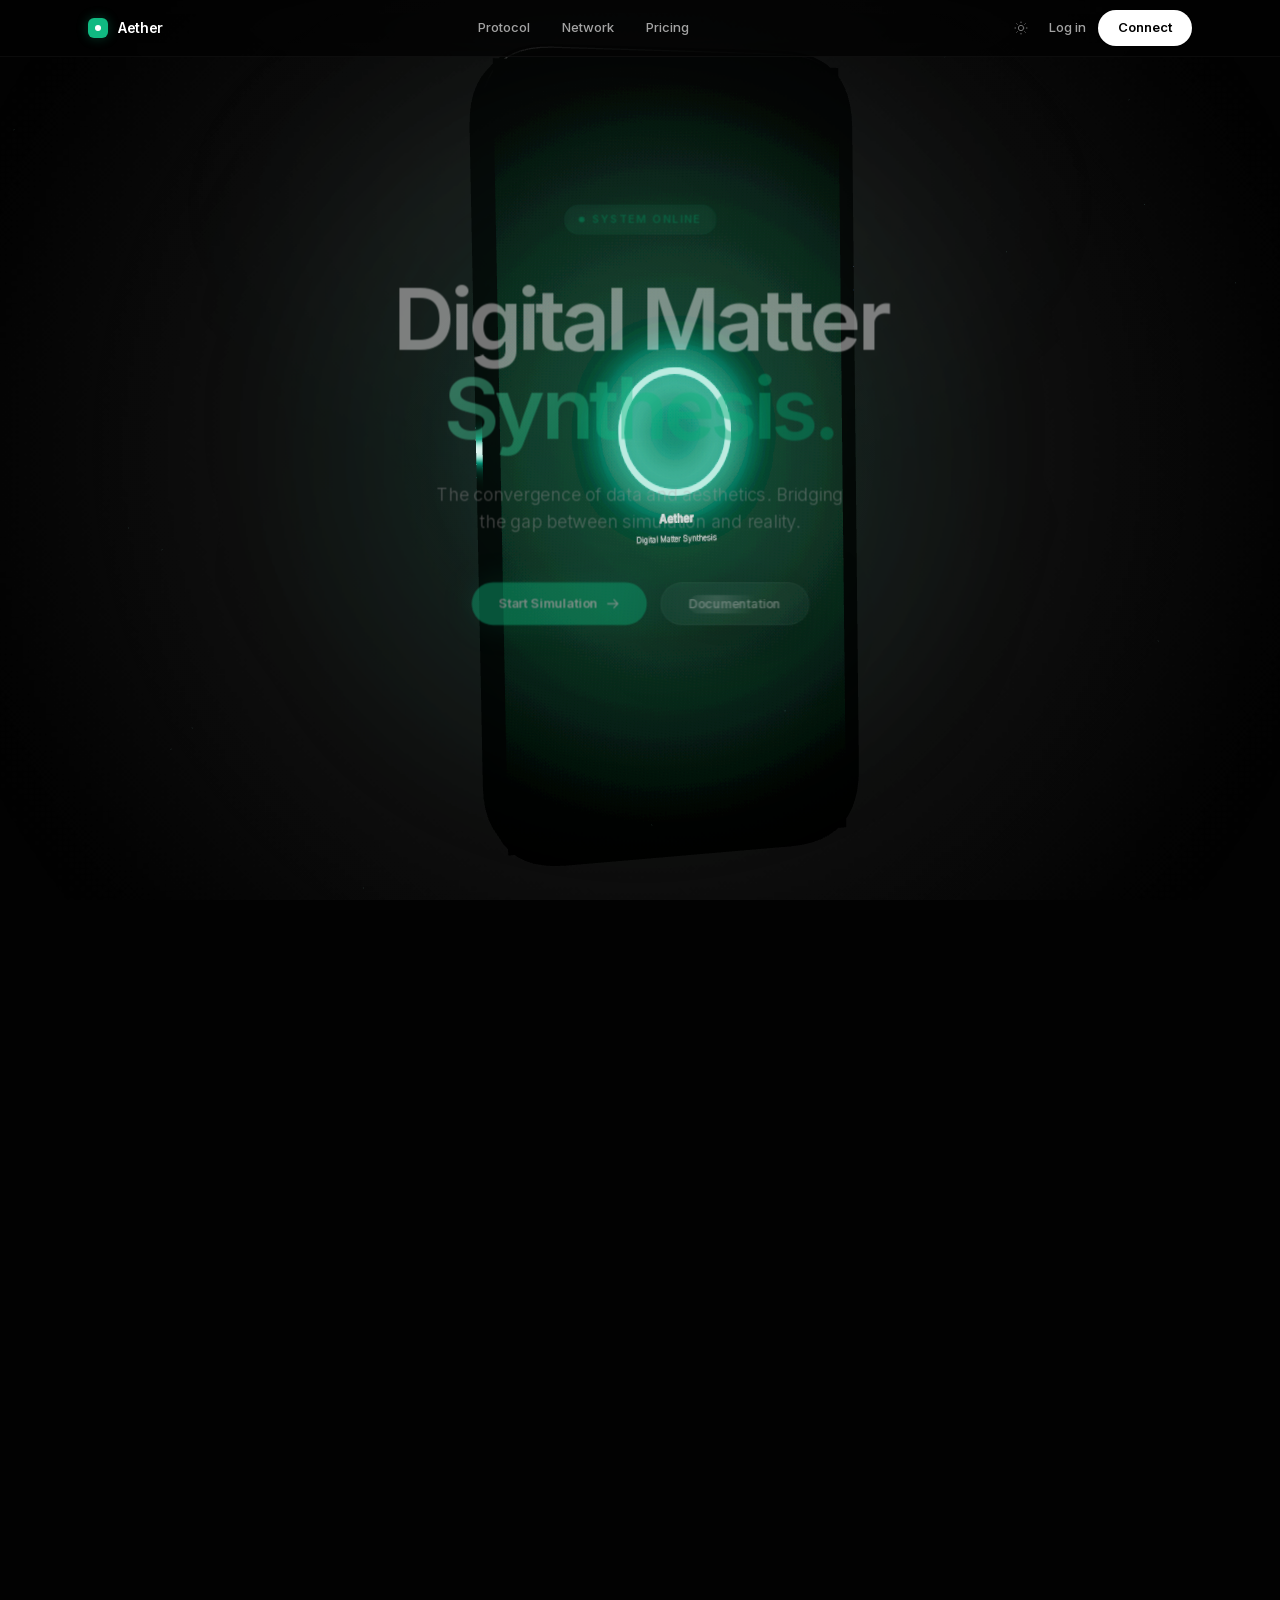
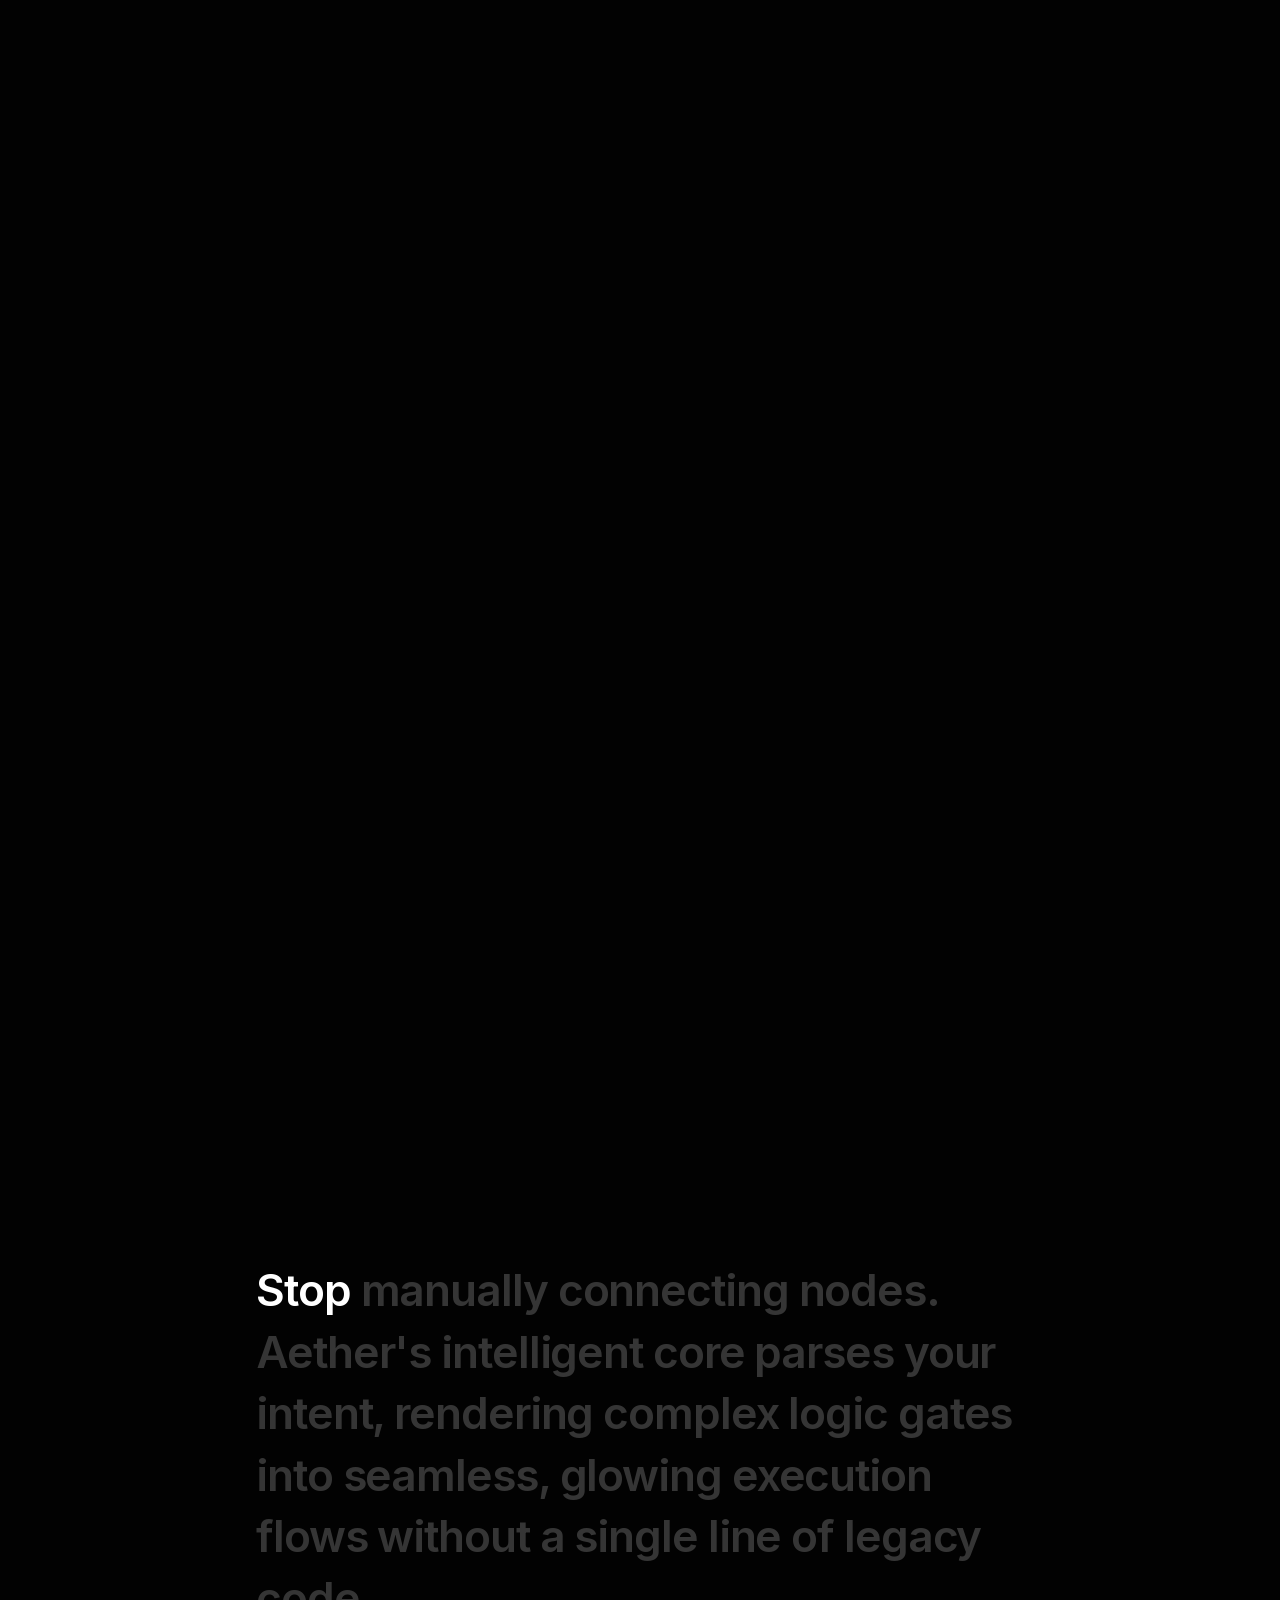
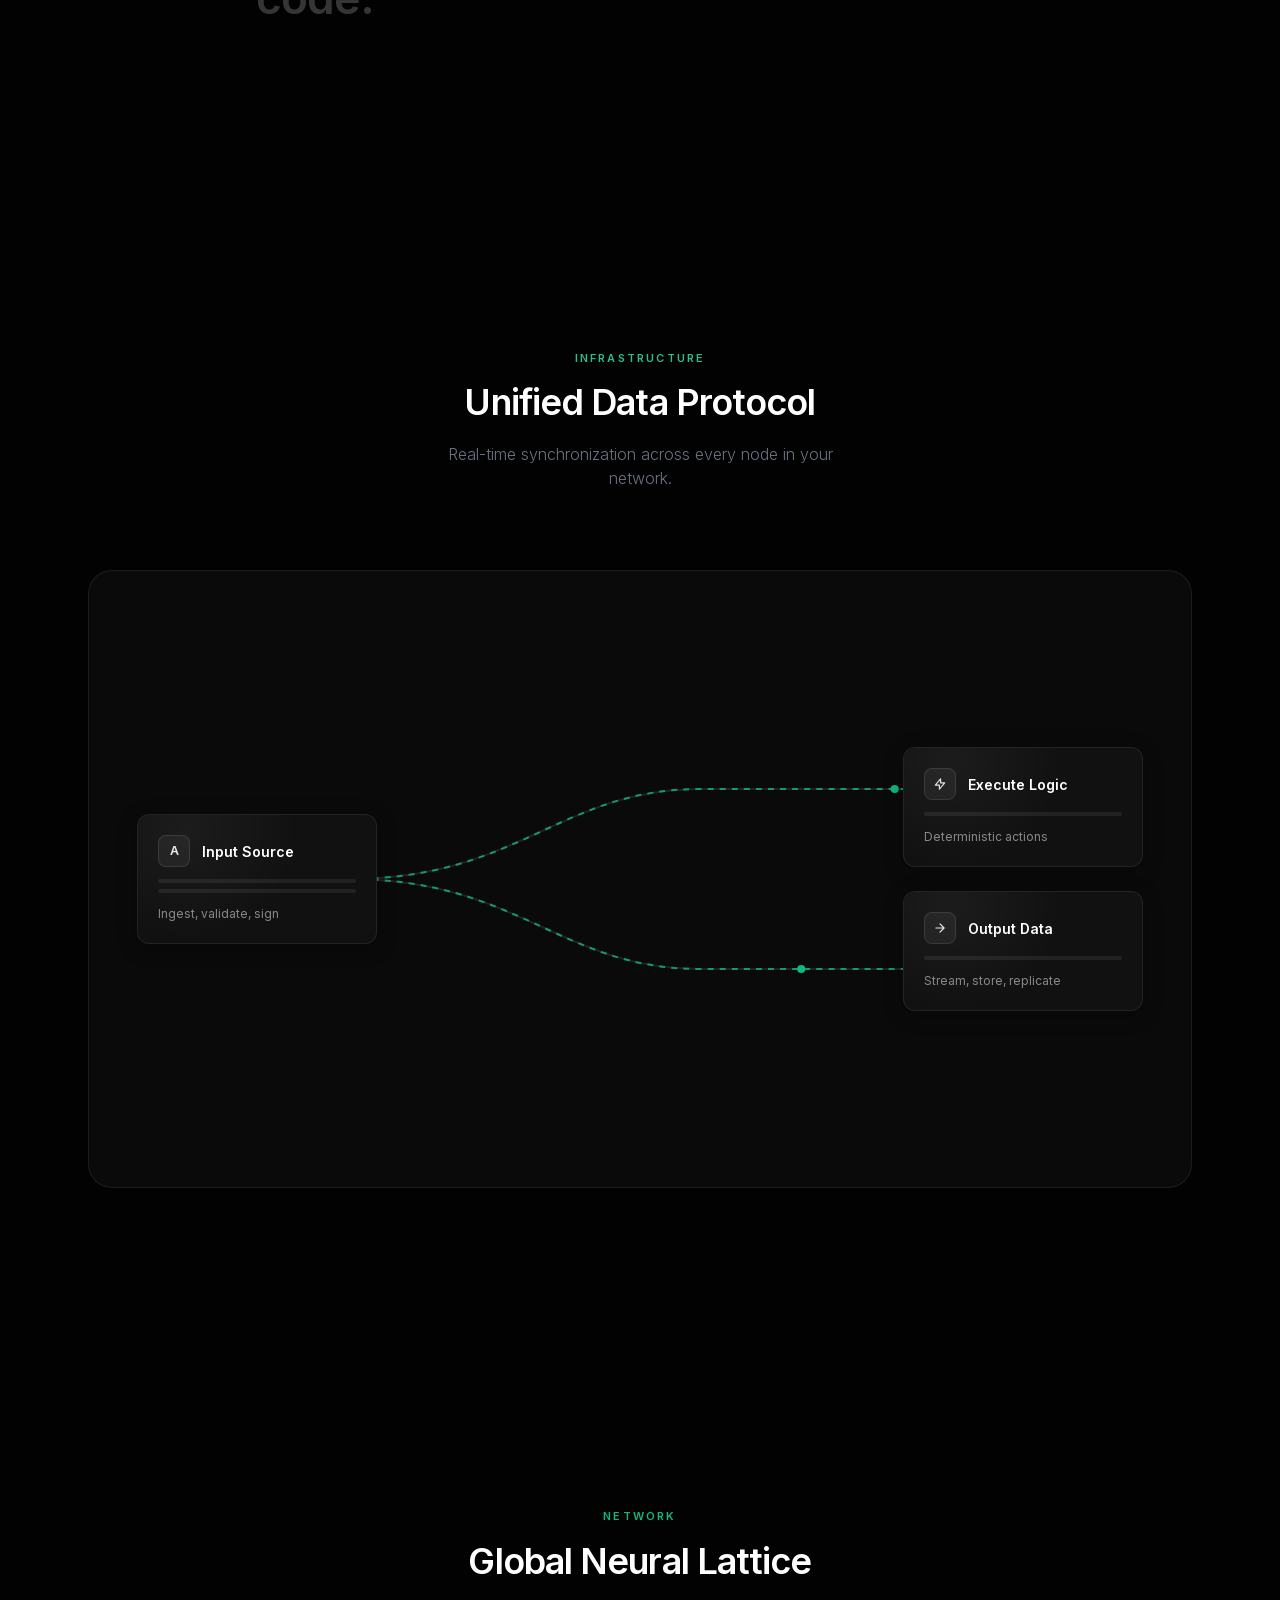
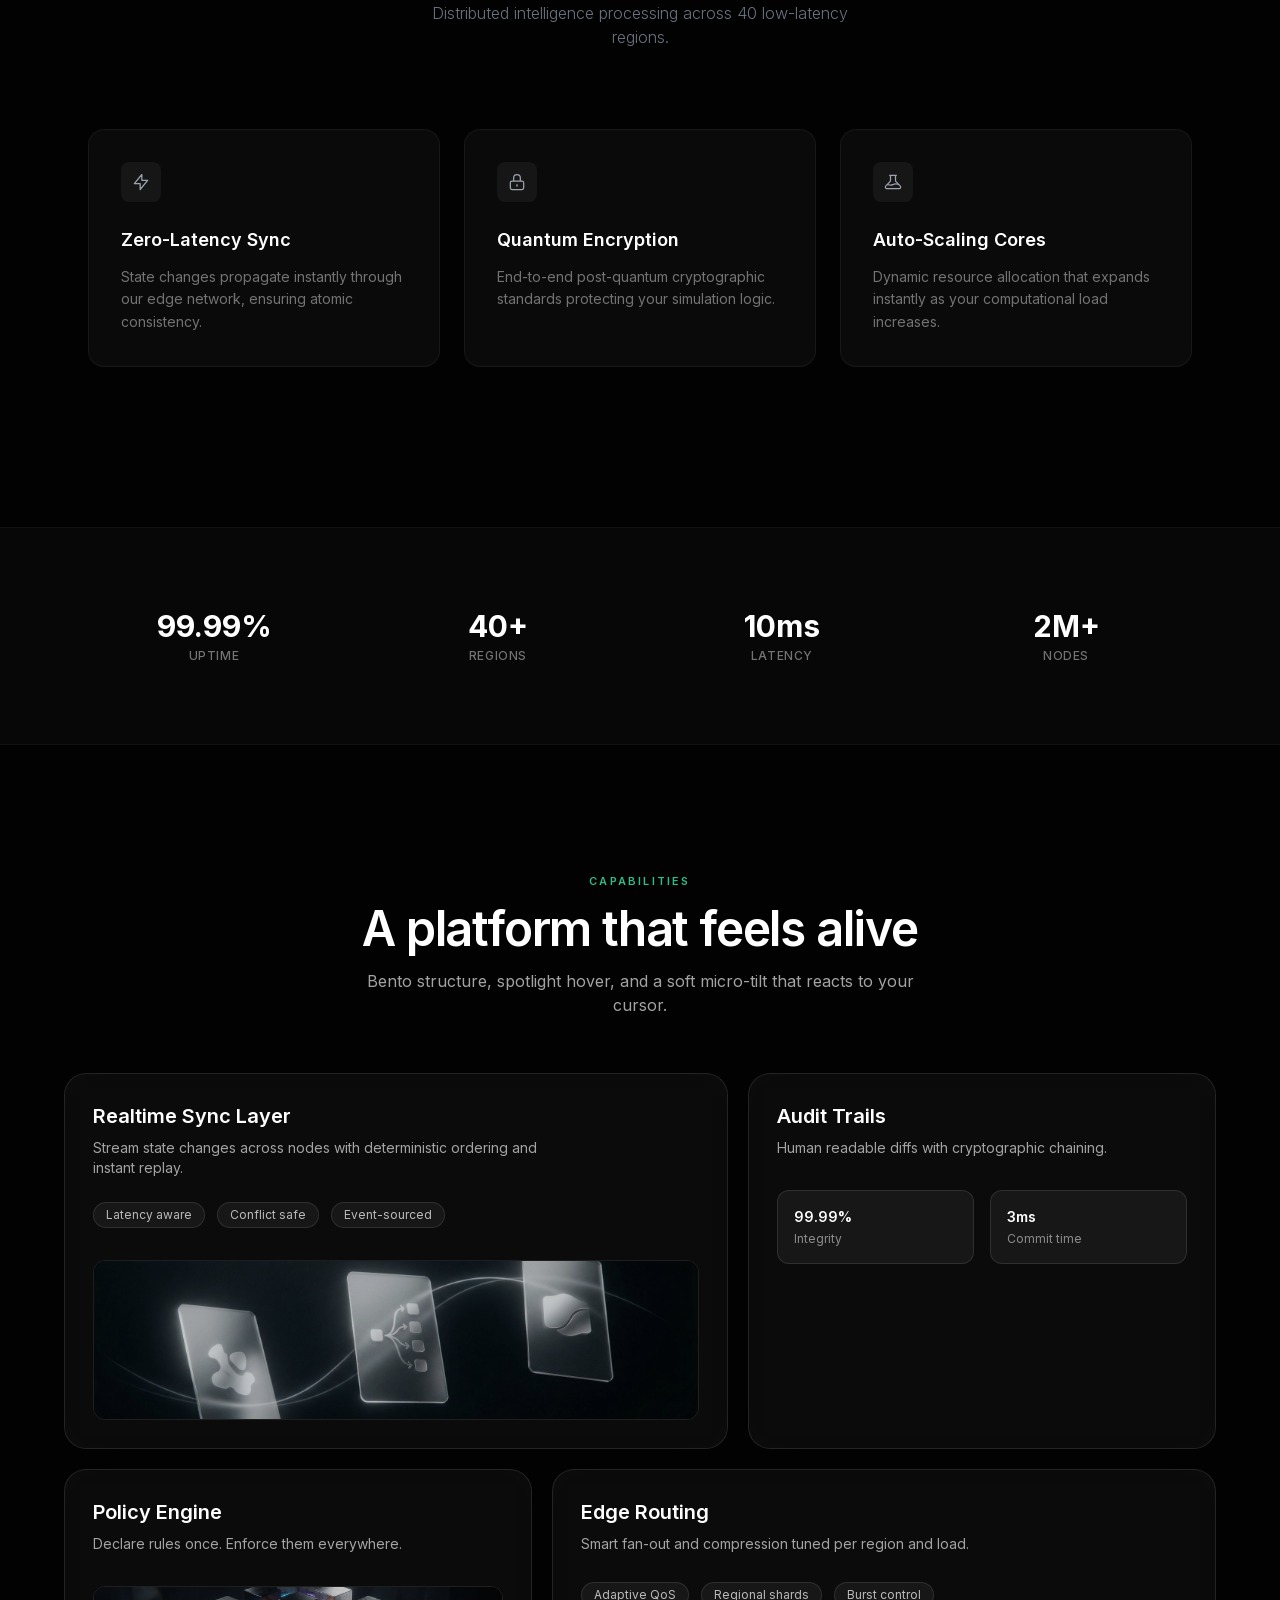
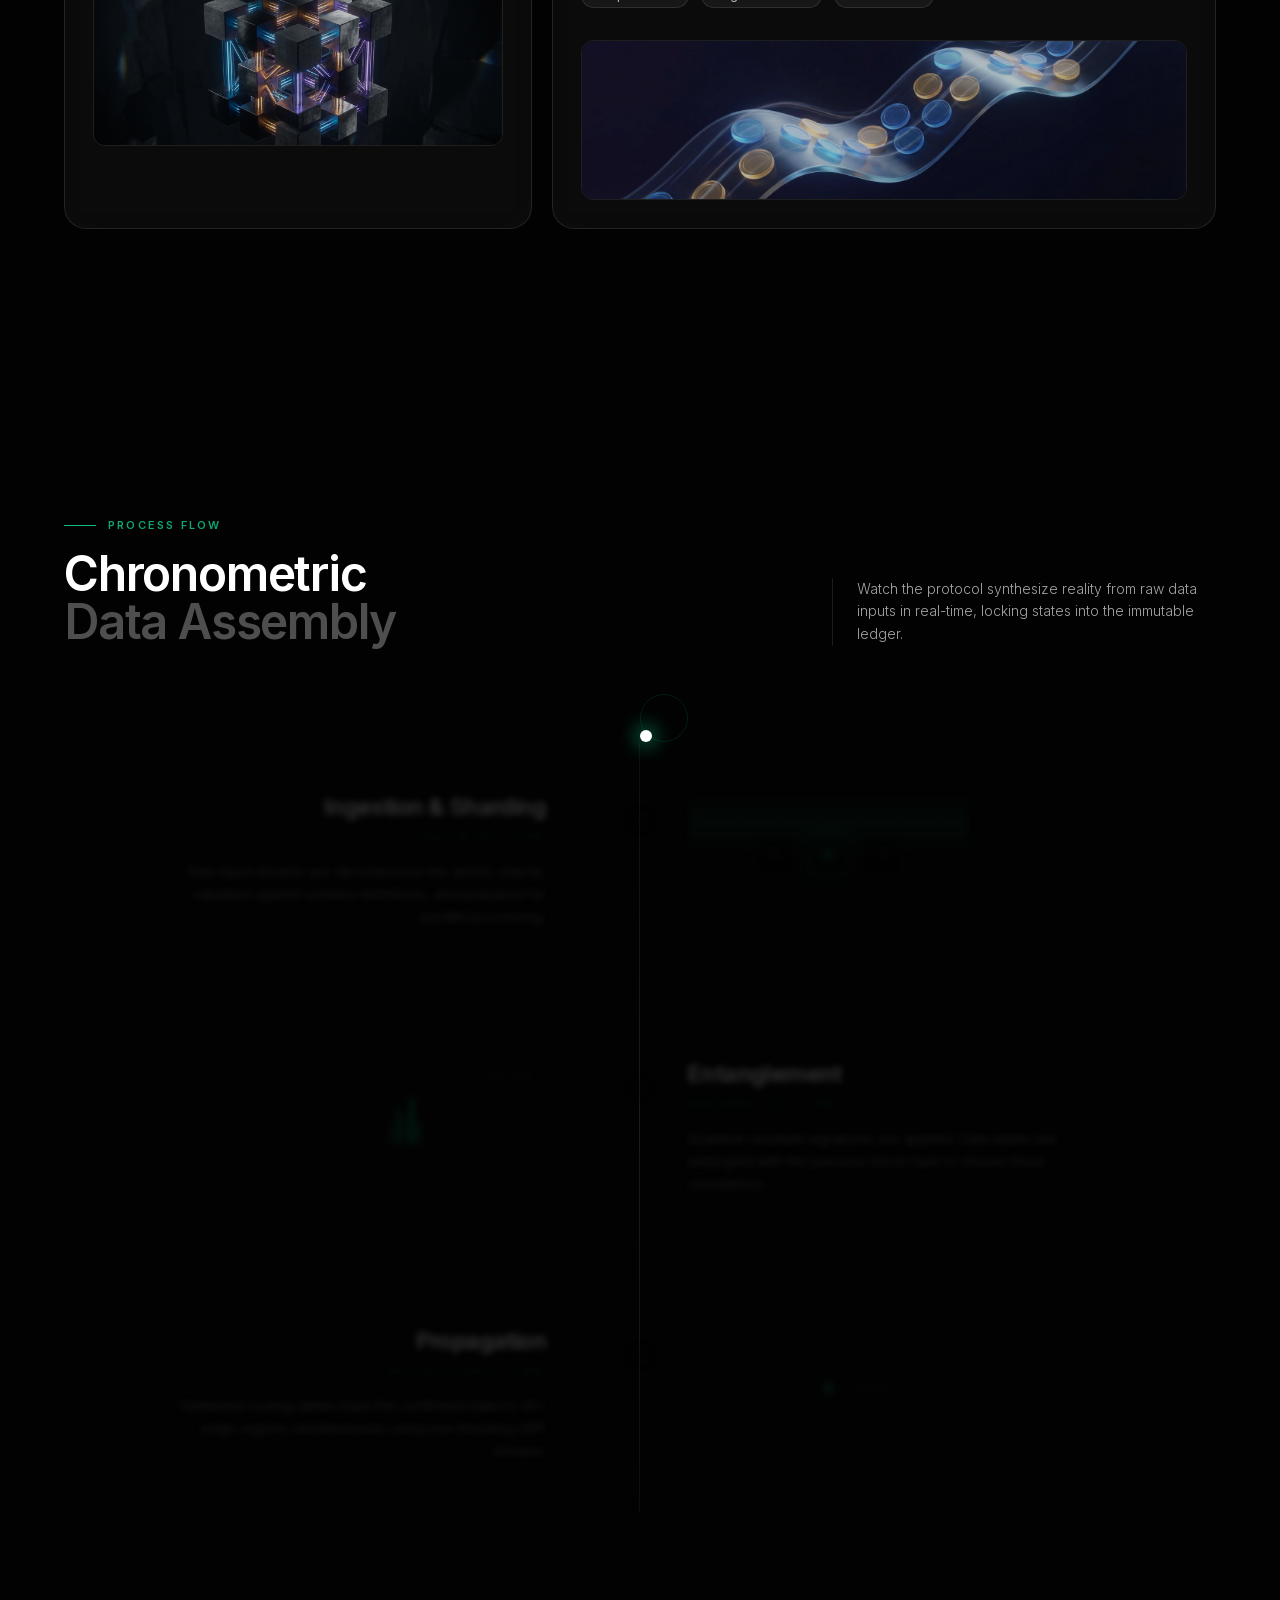
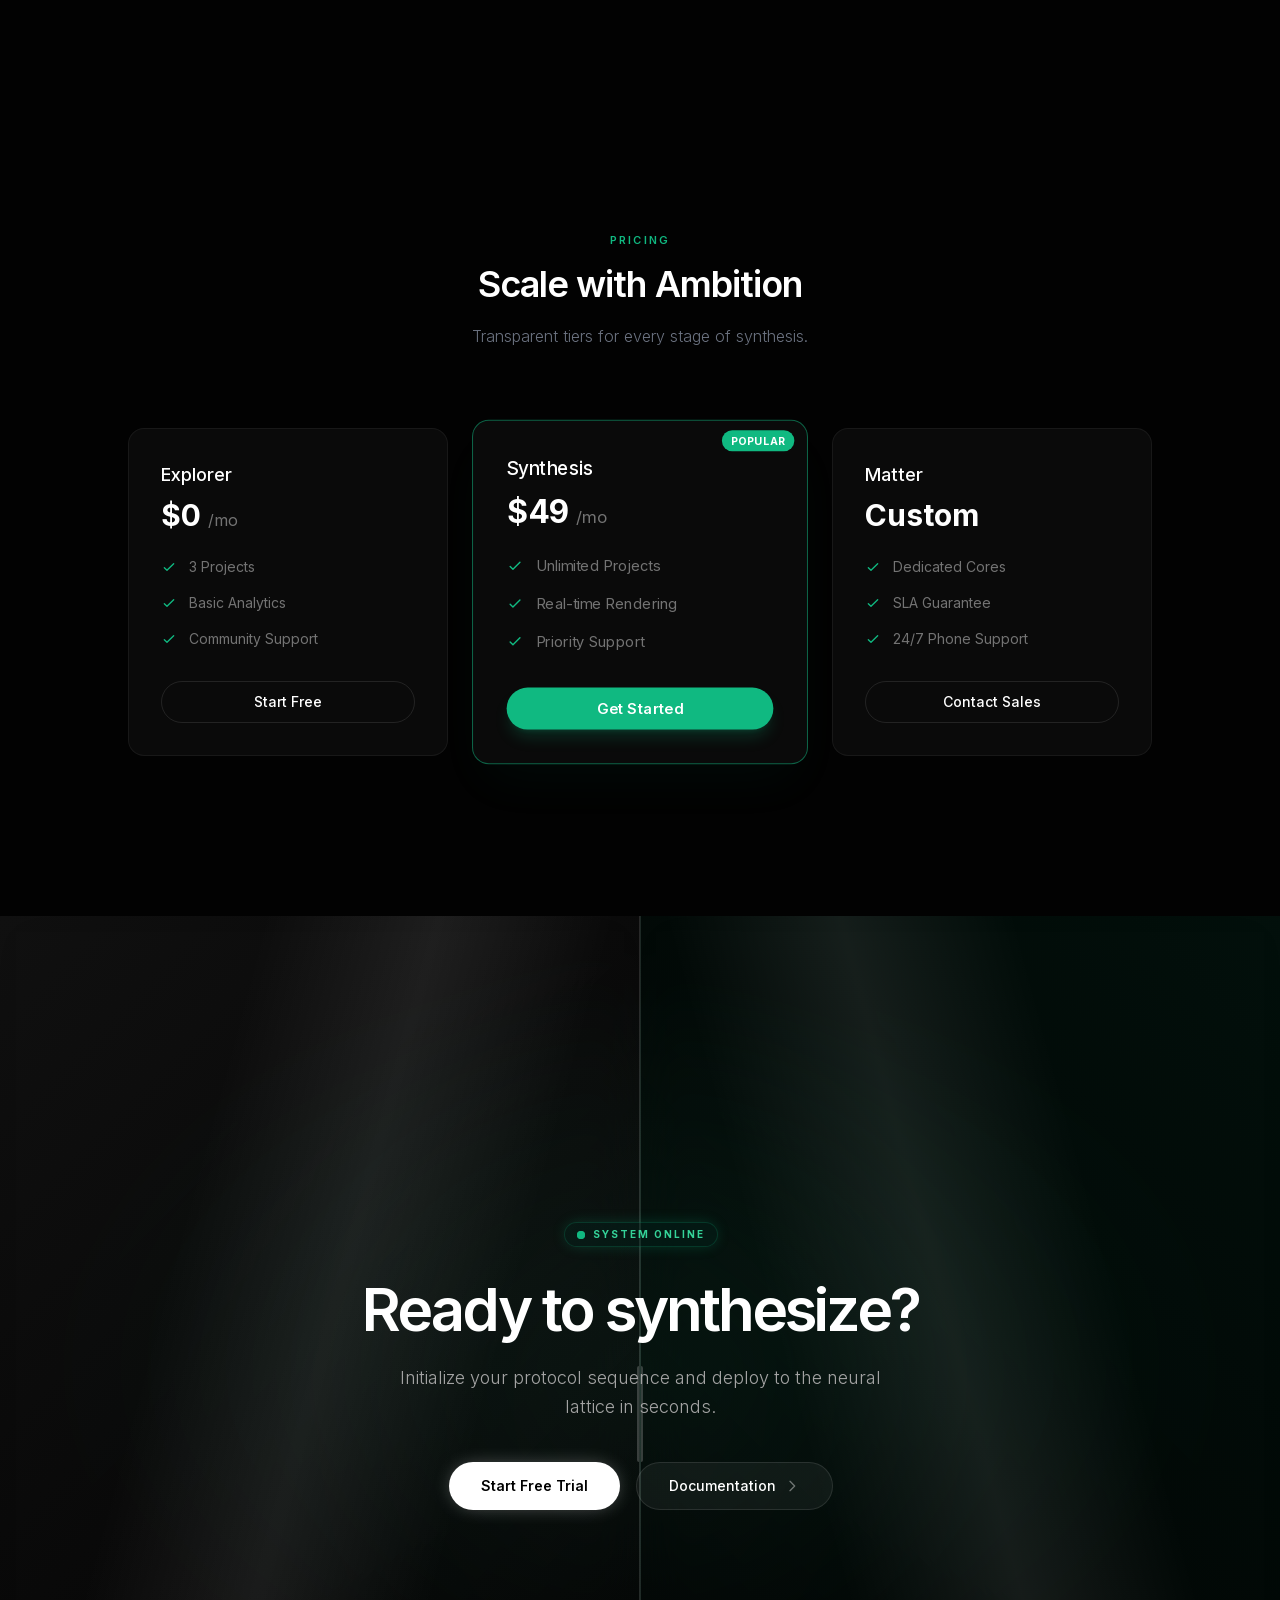
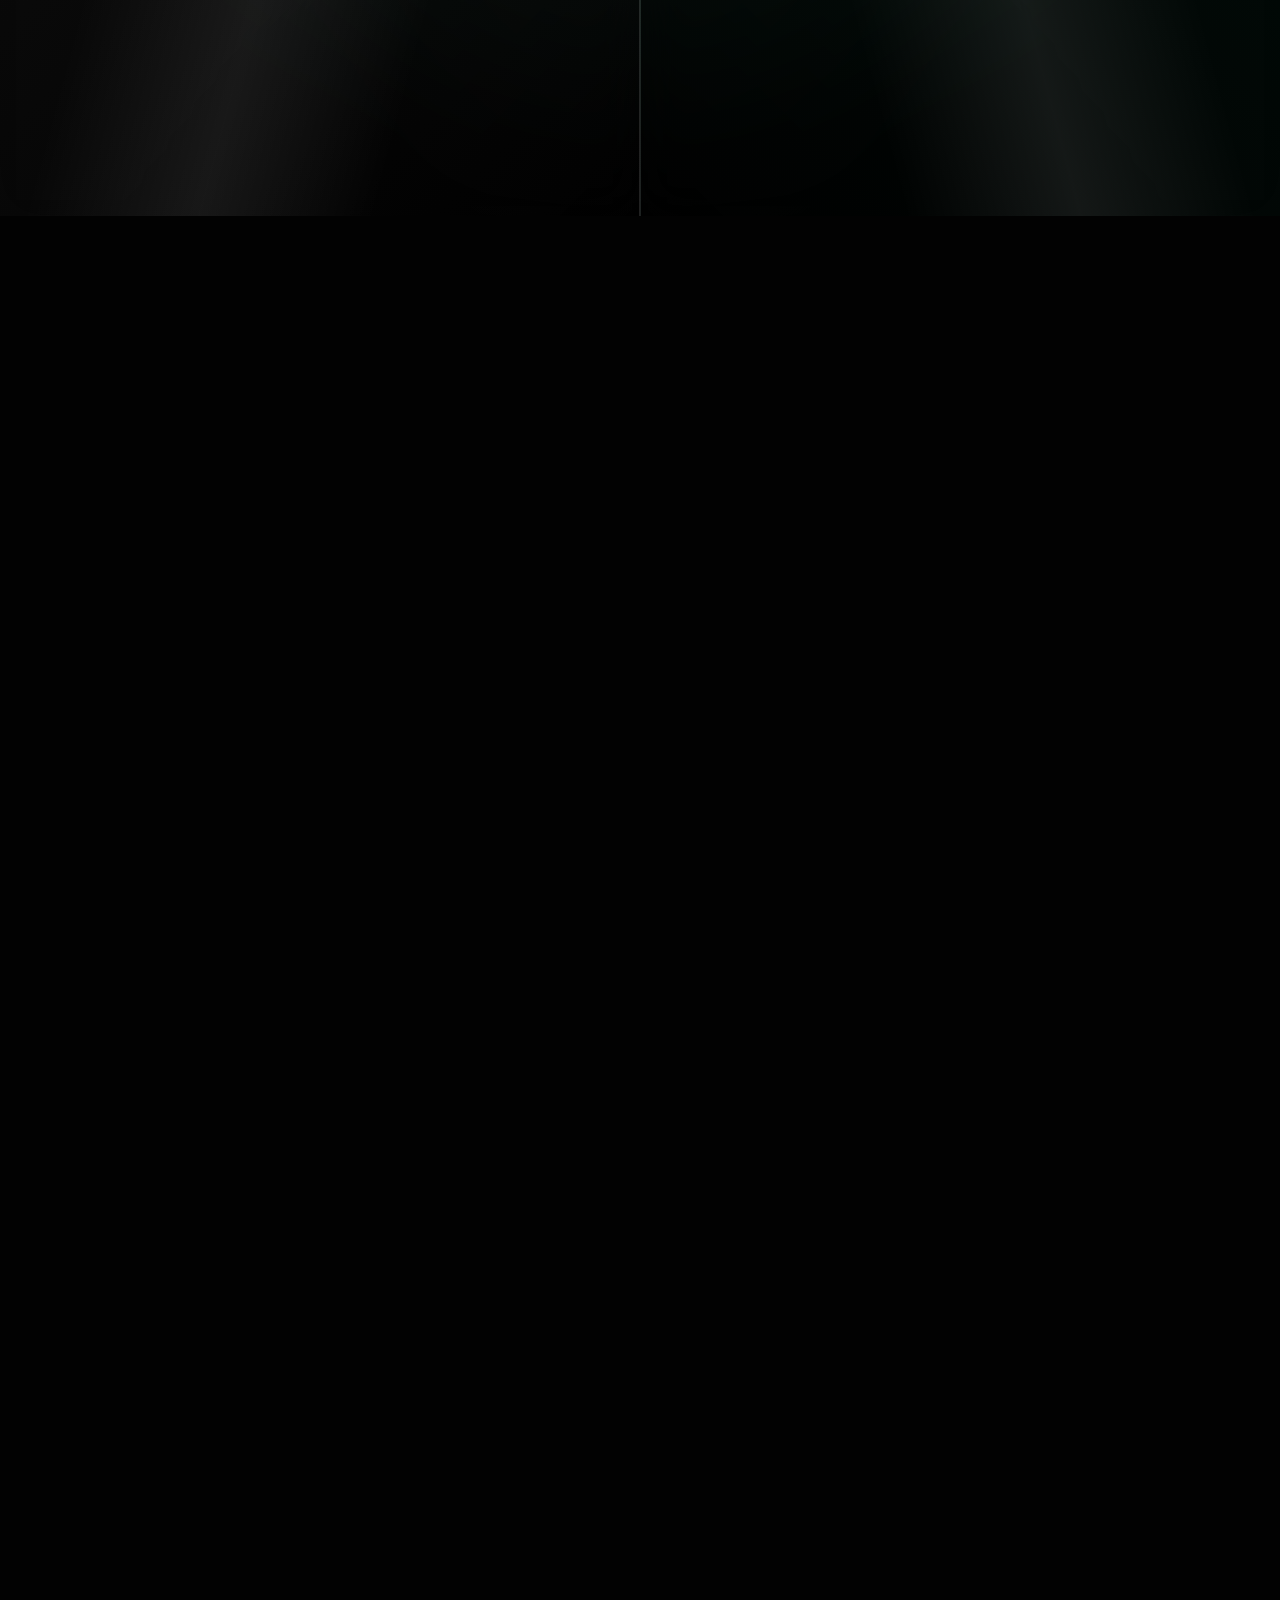
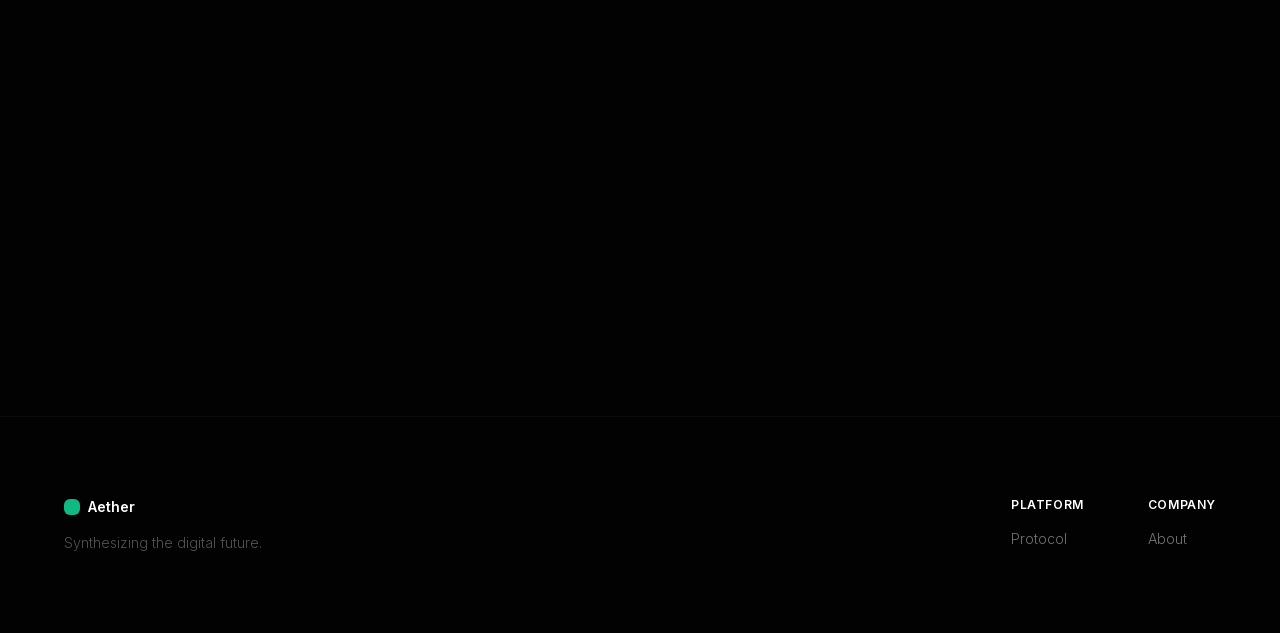
<file: _archive/assets/templates/aether-technology.aura.build/index.html>
<html class="scroll-smooth dark" lang="en"><head>
<script id="aura-supabase-token-firewall">(function () {
  if (window.__AURA_SUPABASE_FIREWALL__) return;
  window.__AURA_SUPABASE_FIREWALL__ = true;

  var SUPABASE_HOST = "hoirqrkdgbmvpwutwuwj.supabase.co";
  var BLOCKED_KEY_PATTERNS = [
    /^sb-[a-z0-9-]+-auth-token$/i,
    /^supabase\.auth\.token$/i
  ];

  function isBlockedStorageKey(key) {
    if (typeof key !== "string") return false;
    for (var i = 0; i < BLOCKED_KEY_PATTERNS.length; i++) {
      if (BLOCKED_KEY_PATTERNS[i].test(key)) return true;
    }
    return false;
  }

  function toAbsoluteUrl(input) {
    try {
      return new URL(input, window.location.href);
    } catch {
      return null;
    }
  }

  function isSupabaseDestination(input) {
    var parsed = toAbsoluteUrl(input);
    if (!parsed) return false;
    if (SUPABASE_HOST && parsed.host === SUPABASE_HOST) return true;
    return parsed.host.endsWith(".supabase.co");
  }

  function pathLooksSensitive(input) {
    var parsed = toAbsoluteUrl(input);
    if (!parsed) return false;
    return /^\/(auth|rest|functions)\/v1\//.test(parsed.pathname || "");
  }

  function headersContainAuth(headersLike) {
    if (!headersLike) return false;

    try {
      if (typeof Headers !== "undefined" && headersLike instanceof Headers) {
        return !!(headersLike.get("authorization") || headersLike.get("apikey"));
      }
    } catch {}

    if (Array.isArray(headersLike)) {
      for (var i = 0; i < headersLike.length; i++) {
        var pair = headersLike[i] || [];
        var name = String(pair[0] || "").toLowerCase();
        if (name === "authorization" || name === "apikey") return true;
      }
      return false;
    }

    if (typeof headersLike === "object") {
      var keys = Object.keys(headersLike);
      for (var j = 0; j < keys.length; j++) {
        var k = keys[j].toLowerCase();
        if (k === "authorization" || k === "apikey") return true;
      }
    }
    return false;
  }

  function requestLooksSensitive(input, init, extraHeaders) {
    var url = "";
    try {
      if (typeof input === "string") {
        url = input;
      } else if (input && typeof input.url === "string") {
        url = input.url;
      }
    } catch {}

    var headers =
      (init && init.headers) ||
      (input && input.headers) ||
      extraHeaders ||
      null;
    var hasAuthHeaders = headersContainAuth(headers);
    if (hasAuthHeaders) return true;

    if (!url) return false;
    if (isSupabaseDestination(url) && pathLooksSensitive(url)) return true;
    return false;
  }

  function patchStorage(storage, storageName) {
    if (!storage) return;
    var proto = Object.getPrototypeOf(storage);
    if (!proto || proto.__auraSupabaseFirewallPatched) return;

    var rawGetItem = proto.getItem;
    var rawSetItem = proto.setItem;
    var rawRemoveItem = proto.removeItem;
    var rawClear = proto.clear;
    var rawKey = proto.key;
    var rawLengthDescriptor = Object.getOwnPropertyDescriptor(proto, "length");
    var rawLengthGet = rawLengthDescriptor && rawLengthDescriptor.get;

    function getRawLength(instance) {
      try {
        if (rawLengthGet) return Number(rawLengthGet.call(instance) || 0);
      } catch {}
      try {
        return Number(instance.length || 0);
      } catch {}
      return 0;
    }

    function getVisibleKeys(instance) {
      var visible = [];
      var total = getRawLength(instance);
      for (var i = 0; i < total; i++) {
        var currentKey = rawKey.call(instance, i);
        if (currentKey && !isBlockedStorageKey(currentKey)) {
          visible.push(currentKey);
        }
      }
      return visible;
    }

    function maskBlockedKeyProperty(instance, keyName) {
      if (!keyName || !isBlockedStorageKey(keyName)) return;
      try {
        Object.defineProperty(instance, keyName, {
          configurable: true,
          enumerable: false,
          get: function () {
            return null;
          },
          set: function () {
            return true;
          }
        });
      } catch {}
    }

    function syncBlockedKeyProperties(instance) {
      var total = getRawLength(instance);
      for (var i = 0; i < total; i++) {
        var k = rawKey.call(instance, i);
        if (k) maskBlockedKeyProperty(instance, k);
      }
    }

    proto.getItem = function (key) {
      syncBlockedKeyProperties(this);
      if (isBlockedStorageKey(String(key))) return null;
      return rawGetItem.call(this, key);
    };

    proto.setItem = function (key, value) {
      if (isBlockedStorageKey(String(key))) return;
      return rawSetItem.call(this, key, value);
    };

    proto.removeItem = function (key) {
      if (isBlockedStorageKey(String(key))) return;
      return rawRemoveItem.call(this, key);
    };

    proto.clear = function () {
      if (typeof rawClear !== "function") return;

      // Preserve blocked keys across clear() to prevent auth token/session wipe.
      var preservedBlockedEntries = [];
      var total = getRawLength(this);
      for (var i = 0; i < total; i++) {
        var blockedKey = rawKey.call(this, i);
        if (blockedKey && isBlockedStorageKey(blockedKey)) {
          preservedBlockedEntries.push([
            blockedKey,
            rawGetItem.call(this, blockedKey),
          ]);
        }
      }

      rawClear.call(this);

      for (var j = 0; j < preservedBlockedEntries.length; j++) {
        var entry = preservedBlockedEntries[j];
        var key = entry[0];
        var value = entry[1];
        if (typeof key === "string" && typeof value === "string") {
          rawSetItem.call(this, key, value);
        }
      }

      syncBlockedKeyProperties(this);
    };

    proto.key = function (index) {
      syncBlockedKeyProperties(this);
      var visible = getVisibleKeys(this);
      return visible[index] || null;
    };

    try {
      Object.defineProperty(proto, "length", {
        configurable: true,
        enumerable: false,
        get: function () {
          syncBlockedKeyProperties(this);
          return getVisibleKeys(this).length;
        }
      });
    } catch {}

    var proxyStorage = null;
    try {
      proxyStorage = new Proxy(storage, {
        get: function (target, prop) {
          if (typeof prop === "string" && isBlockedStorageKey(prop)) return null;
          if (prop === "length") return getVisibleKeys(target).length;
          if (prop === "key") {
            return function (index) {
              var visible = getVisibleKeys(target);
              return visible[index] || null;
            };
          }
          if (prop === "clear") {
            return function () {
              if (typeof rawClear !== "function") return;

              var preservedBlockedEntries = [];
              var total = getRawLength(target);
              for (var i = 0; i < total; i++) {
                var blockedKey = rawKey.call(target, i);
                if (blockedKey && isBlockedStorageKey(blockedKey)) {
                  preservedBlockedEntries.push([
                    blockedKey,
                    rawGetItem.call(target, blockedKey),
                  ]);
                }
              }

              rawClear.call(target);

              for (var j = 0; j < preservedBlockedEntries.length; j++) {
                var entry = preservedBlockedEntries[j];
                var key = entry[0];
                var value = entry[1];
                if (typeof key === "string" && typeof value === "string") {
                  rawSetItem.call(target, key, value);
                }
              }

              syncBlockedKeyProperties(target);
            };
          }

          var value = target[prop];
          if (typeof value === "function") return value.bind(target);
          return value;
        },
        set: function (target, prop, value) {
          if (typeof prop === "string" && isBlockedStorageKey(prop)) return true;
          target[prop] = value;
          return true;
        },
        has: function (target, prop) {
          if (typeof prop === "string" && isBlockedStorageKey(prop)) return false;
          return prop in target;
        },
        deleteProperty: function (target, prop) {
          if (typeof prop === "string" && isBlockedStorageKey(prop)) return true;
          try {
            delete target[prop];
          } catch {}
          return true;
        },
        ownKeys: function (target) {
          return getVisibleKeys(target);
        },
        getOwnPropertyDescriptor: function (target, prop) {
          if (typeof prop === "string" && isBlockedStorageKey(prop)) {
            return undefined;
          }
          if (prop === "length") {
            return {
              configurable: true,
              enumerable: false,
              value: getVisibleKeys(target).length,
              writable: false
            };
          }
          return Object.getOwnPropertyDescriptor(target, prop);
        }
      });
    } catch {}

    try {
      if (proxyStorage) {
        Object.defineProperty(window, storageName, {
          configurable: true,
          enumerable: true,
          get: function () {
            return proxyStorage;
          }
        });
      }
    } catch {}

    syncBlockedKeyProperties(storage);
    proto.__auraSupabaseFirewallPatched = true;
  }

  function patchCookieAccess() {
    try {
      var cookieDescriptor = Object.getOwnPropertyDescriptor(Document.prototype, "cookie");
      if (!cookieDescriptor || !cookieDescriptor.configurable) return;

      Object.defineProperty(document, "cookie", {
        configurable: true,
        enumerable: false,
        get: function () {
          return "";
        },
        set: function () {
          return true;
        }
      });
    } catch {}
  }

  function patchFetch() {
    if (typeof window.fetch !== "function") return;
    var rawFetch = window.fetch.bind(window);
    window.fetch = function (input, init) {
      if (requestLooksSensitive(input, init, null)) {
        return Promise.reject(new Error("Blocked by Aura security policy"));
      }
      return rawFetch(input, init);
    };
  }

  function patchXHR() {
    if (typeof XMLHttpRequest === "undefined") return;
    var rawOpen = XMLHttpRequest.prototype.open;
    var rawSetHeader = XMLHttpRequest.prototype.setRequestHeader;
    var rawSend = XMLHttpRequest.prototype.send;

    XMLHttpRequest.prototype.open = function (method, url) {
      this.__auraRequestUrl = String(url || "");
      this.__auraHeaders = {};
      return rawOpen.apply(this, arguments);
    };

    XMLHttpRequest.prototype.setRequestHeader = function (name, value) {
      if (!this.__auraHeaders) this.__auraHeaders = {};
      this.__auraHeaders[String(name || "").toLowerCase()] = String(value || "");
      return rawSetHeader.apply(this, arguments);
    };

    XMLHttpRequest.prototype.send = function () {
      if (requestLooksSensitive(this.__auraRequestUrl || "", null, this.__auraHeaders || null)) {
        throw new Error("Blocked by Aura security policy");
      }
      return rawSend.apply(this, arguments);
    };
  }

  function patchBeacon() {
    if (typeof navigator.sendBeacon !== "function") return;
    var rawBeacon = navigator.sendBeacon.bind(navigator);
    navigator.sendBeacon = function (url, data) {
      if (requestLooksSensitive(url, null, null)) return false;
      return rawBeacon(url, data);
    };
  }

  function patchWebSocket() {
    if (typeof WebSocket === "undefined") return;
    var RawWebSocket = WebSocket;
    window.WebSocket = function (url, protocols) {
      if (requestLooksSensitive(String(url || ""), null, null)) {
        throw new Error("Blocked by Aura security policy");
      }
      return new RawWebSocket(url, protocols);
    };
    window.WebSocket.prototype = RawWebSocket.prototype;
  }

  patchStorage(window.localStorage, "localStorage");
  patchStorage(window.sessionStorage, "sessionStorage");
  patchCookieAccess();
  patchFetch();
  patchXHR();
  patchBeacon();
  patchWebSocket();
})();</script><meta charset="utf-8"/>
<meta content="width=device-width, initial-scale=1.0" name="viewport"/>
<title>Aether — Digital Matter Synthesis</title>
<!-- Tailwind CSS -->
<script src="assets/resource_3fa48481346f.js"></script>
<!-- Three.js & GSAP -->
<script src="assets/three_1aecfa5aa56f.js"></script>
<script src="assets/gsap_4a57399e4113.js"></script>
<script src="assets/ScrollTrigger_8669edfeb171.js"></script>
<link href="https://fonts.googleapis.com" rel="preconnect"/>
<link crossorigin="" href="https://fonts.gstatic.com" rel="preconnect"/>
<link href="assets/css2_2832c0ff631d.css" rel="stylesheet"/>
<script>
tailwind.config = {
darkMode: "class",
theme: {
extend: {
fontFamily: { sans: ["Inter", "sans-serif"] },
colors: {
bgDark: "#020202",
surfaceDark: "#0a0a0a",
borderDark: "rgba(255, 255, 255, 0.06)",
textDark: "#EAEAEA",
bgLight: "#F3F4F6",
surfaceLight: "#FFFFFF",
borderLight: "rgba(0, 0, 0, 0.08)",
textLight: "#1F2937",
accent: "#10B981",
accentGlow: "#34D399",
},
animation: {
beam: "beam 3s linear infinite",
"pulse-slow":
"pulse 4s cubic-bezier(0.4, 0, 0.6, 1) infinite",
},
keyframes: {
beam: {
"0%": { strokeDashoffset: "1000" },
"100%": { strokeDashoffset: "0" },
},
},
},
},
};
</script>
<style>
body {
transition: background-color 0.5s ease, color 0.5s ease;
}
.dark body {
background-color: #020202;
color: #eaeaea;
}
body {
background-color: #f3f4f6;
color: #1f2937;
}
.glass {
background: rgba(255, 255, 255, 0.03);
backdrop-filter: blur(20px);
border: 1px solid rgba(255, 255, 255, 0.06);
}
.dark .glass {
background: rgba(0, 0, 0, 0.3);
border: 1px solid rgba(255, 255, 255, 0.05);
}
.light-glass {
background: rgba(255, 255, 255, 0.7);
backdrop-filter: blur(20px);
border: 1px solid rgba(0, 0, 0, 0.04);
}
#canvas-container {
position: fixed;
top: 0;
left: 0;
width: 100%;
height: 100vh;
z-index: 0;
opacity: 0;
transition: opacity 1.5s cubic-bezier(0.22, 1, 0.36, 1);
pointer-events: none;
}
#hero-content {
position: fixed;
top: 0;
left: 0;
width: 100%;
height: 100vh;
z-index: 10;
display: flex;
align-items: center;
justify-content: center;
pointer-events: none;
}
.interactive-element {
pointer-events: auto;
}
.node-pulse {
box-shadow: 0 0 0 0 rgba(16, 185, 129, 0.5);
animation: nodePulse 3s ease-in-out infinite;
}
@keyframes nodePulse {
0% {
transform: scale(0.98);
box-shadow: 0 0 0 0 rgba(16, 185, 129, 0.5);
}
50% {
transform: scale(1);
box-shadow: 0 0 0 8px rgba(16, 185, 129, 0);
}
100% {
transform: scale(0.98);
box-shadow: 0 0 0 0 rgba(16, 185, 129, 0);
}
}
#loading-screen {
position: fixed;
top: 0;
left: 0;
width: 100vw;
height: 100vh;
z-index: 100;
display: flex;
flex-direction: column;
align-items: center;
justify-content: center;
transition: opacity 1s cubic-bezier(0.22, 1, 0.36, 1);
}
.dark #loading-screen {
background: #020202;
color: #eaeaea;
}
#loading-screen {
background: #f3f4f6;
color: #1f2937;
}
.noodle-path {
fill: none;
stroke-width: 1.5;
opacity: 0.15;
}
.dark .noodle-path {
stroke: white;
}
.noodle-path {
stroke: black;
}
.noodle-beam {
fill: none;
stroke: #10b981;
stroke-width: 1.5;
stroke-dasharray: 10 200;
stroke-linecap: round;
animation: beam 3s linear infinite;
}
@keyframes beam {
0% {
stroke-dashoffset: 1000;
}
100% {
stroke-dashoffset: 0;
}
}
.text-gradient-green {
background: linear-gradient(135deg, #6ee7b7, #10b981, #059669);
-webkit-background-clip: text;
-webkit-text-fill-color: transparent;
}
.reveal {
opacity: 0;
transform: translateY(30px);
transition: all 1s cubic-bezier(0.22, 1, 0.36, 1);
}
.reveal.active {
opacity: 1;
transform: translateY(0);
}
.node {
width: 240px;
border-radius: 18px;
/* NEW: stronger glass surface */
background:
linear-gradient(180deg,
rgba(20,20,20,0.65),
rgba(8,8,8,0.75)
);
backdrop-filter: blur(18px);
-webkit-backdrop-filter: blur(18px);
/* NEW: inner highlight like Apple cards */
border: 1px solid rgba(255,255,255,0.12);
/* NEW: deeper shadow for separation from glow */
box-shadow:
0 25px 80px rgba(0,0,0,0.75),
inset 0 1px 0 rgba(255,255,255,0.06);
padding: 18px;
position: relative;
overflow: hidden;
transition:
transform 450ms cubic-bezier(0.16,1,0.3,1),
border-color 450ms cubic-bezier(0.16,1,0.3,1);
}
.node::after {
content:"";
position:absolute;
inset:0;
border-radius:inherit;
pointer-events:none;
background:
radial-gradient(circle at 20% 10%,
rgba(255,255,255,0.08),
transparent 50%);
opacity:.6;
}
/* UPDATED: brighter hero glow */
.hero-glow {
position: absolute;
width: 820px;
height: 820px;
border-radius: 9999px;
pointer-events: none;
top: 50%;
left: 50%;
transform: translate(-50%, -50%);
filter: blur(70px);
opacity: 1;
background: radial-gradient(circle at 45% 40%,
rgba(16, 185, 129, 0.18) 0%,
rgba(16, 185, 129, 0.06) 38%,
transparent 70%),
radial-gradient(circle at 55% 60%,
rgba(255, 255, 255, 0.06) 0%,
transparent 55%);
}
/* UPDATED: adds a soft top-light so hero isn't too dark */
#hero-content::before {
content: "";
position: absolute;
inset: 0;
pointer-events: none;
background: radial-gradient(900px 520px at 50% 22%,
rgba(255, 255, 255, 0.07),
transparent 60%),
radial-gradient(900px 700px at 50% 65%,
rgba(16, 185, 129, 0.05),
transparent 55%);
opacity: 1;
}
.bg-grid {
background-image: linear-gradient(rgba(255, 255, 255, 0.02) 1px,
transparent 1px),
linear-gradient(90deg,
rgba(255, 255, 255, 0.02) 1px,
transparent 1px);
background-size: 80px 80px;
}
.section-fade {
opacity: 0;
transform: translateY(40px);
transition: opacity 1.2s cubic-bezier(0.22, 1, 0.36, 1),
transform 1.2s cubic-bezier(0.22, 1, 0.36, 1);
}
.section-fade.visible {
opacity: 1;
transform: translateY(0);
}
.btn-primary {
position: relative;
overflow: hidden;
}
.btn-primary::after {
content: "";
position: absolute;
inset: 0;
background: linear-gradient(135deg,
rgba(255, 255, 255, 0.15) 0%,
transparent 50%);
opacity: 0;
transition: opacity 0.3s ease;
}
.btn-primary:hover::after {
opacity: 1;
}
</style>
<style>
#hero-atmosphere {
position: fixed;
inset: 0;
z-index: 0;
pointer-events: none;
opacity: 0;
transition: opacity 1s ease;
overflow: hidden;
}
.atmosphere-fog {
position: absolute;
top: -50%;
left: -50%;
width: 200%;
height: 200%;
background: radial-gradient(circle at center,
rgba(255, 255, 255, 0.05) 0%,
transparent 60%);
animation: fogFlow 20s linear infinite;
}
.dark .atmosphere-fog {
background: radial-gradient(circle at center,
rgba(255, 255, 255, 0.02) 0%,
transparent 50%);
}
@keyframes fogFlow {
0% {
transform: rotate(0deg) scale(1);
}
50% {
transform: rotate(180deg) scale(1.1);
}
100% {
transform: rotate(360deg) scale(1);
}
}
#story-popovers {
position: fixed;
inset: 0;
z-index: 15;
pointer-events: none;
}
.popover-card {
position: absolute;
z-index: 20;
background: rgba(255, 255, 255, 0.6);
backdrop-filter: blur(20px);
-webkit-backdrop-filter: blur(20px);
border: 1px solid rgba(255, 255, 255, 0.4);
box-shadow: 0 20px 40px rgba(0, 0, 0, 0.05),
0 1px 0 rgba(255, 255, 255, 0.5) inset;
padding: 14px 20px;
border-radius: 18px;
display: flex;
flex-direction: column;
gap: 4px;
opacity: 0;
transform: translateY(20px) scale(0.95);
pointer-events: none;
min-width: 200px;
}
.dark .popover-card {
background: rgba(20, 20, 20, 0.4);
border: 1px solid rgba(255, 255, 255, 0.1);
box-shadow: 0 20px 40px rgba(0, 0, 0, 0.4),
0 1px 0 rgba(255, 255, 255, 0.05) inset;
}
.popover-title {
font-size: 13px;
font-weight: 600;
color: #111;
letter-spacing: -0.01em;
}
.dark .popover-title {
color: #fff;
}
.popover-text {
font-size: 12px;
color: #666;
font-weight: 400;
}
.dark .popover-text {
color: #888;
}
.popover-metric {
font-size: 10px;
font-weight: 700;
text-transform: uppercase;
letter-spacing: 0.05em;
color: #10b981;
margin-bottom: 2px;
}
#popover-1 {
top: 35%;
left: 15%;
}
#popover-2 {
top: 45%;
right: 15%;
text-align: right;
align-items: flex-end;
}
#popover-3 {
bottom: 15%;
left: 50%;
transform: translateX(-50%) translateY(20px) scale(0.95);
text-align: center;
align-items: center;
}
@media (max-width: 768px) {
#popover-1,
#popover-2,
#popover-3 {
left: 50%;
right: auto;
top: auto;
bottom: 25%;
transform: translateX(-50%) translateY(20px) scale(0.95) !important;
text-align: center;
align-items: center;
}
}
</style>
<style>
.cta-grid {
background-size: 50px 50px;
background-image:
linear-gradient(to right, rgba(255,255,255,0.05) 1px, transparent 1px),
linear-gradient(to bottom, rgba(255,255,255,0.05) 1px, transparent 1px);
mask-image: radial-gradient(circle at 50% 50%, black 40%, transparent 80%);
-webkit-mask-image: radial-gradient(circle at 50% 50%, black 40%, transparent 80%);
transform: scale(1);
transition: transform 0.7s ease;
}
.cta-door:hover .cta-grid {
transform: scale(1.1);
}
.cta-panel-left,
.cta-panel-right {
background: linear-gradient(135deg, rgba(255, 255, 255, 0.03), rgba(0, 0, 0, 0.8));
transition: transform 0.6s cubic-bezier(0.22, 1, 0.36, 1) !important;
}
.cta-panel-right {
background: linear-gradient(225deg, rgba(255, 255, 255, 0.03), rgba(0, 0, 0, 0.8));
}
.cta-door:hover .cta-panel-left {
transform: translateX(-30%) !important;
}
.cta-door:hover .cta-panel-right {
transform: translateX(30%) !important;
}
</style>
<style>
#cta .cta-sticky-frame {
background: #fafafa;
transition: background-color 0.5s ease;
}
.dark #cta .cta-sticky-frame {
background: #020202;
}
#cta-canvas-container canvas {
width: 100% !important;
height: 100% !important;
}
#cta-door-left, #cta-door-right {
transition: none;
will-change: transform;
}
@media (prefers-reduced-motion: reduce) {
#cta-canvas-container { display: none !important; }
#cta-door-left, #cta-door-right { display: none !important; }
#cta-content { opacity: 1 !important; transform: none !important; pointer-events: auto !important; }
}
</style>
<style>
.anim-float{animation:float 6s ease-in-out infinite}@keyframes float{0%,100%{transform:translateY(0)}50%{transform:translateY(-10px)}}.anim-stagger-child > *{opacity:0;animation:fadeUp 0.8s cubic-bezier(0.2,1,0.3,1) forwards}.anim-stagger-child > *:nth-child(1){animation-delay:0.1s}.anim-stagger-child > *:nth-child(2){animation-delay:0.2s}.anim-stagger-child > *:nth-child(3){animation-delay:0.3s}.anim-stagger-child > *:nth-child(4){animation-delay:0.4s}@keyframes fadeUp{from{opacity:0;transform:translateY(20px)}to{opacity:1;transform:translateY(0)}}.anim-pulse-subtle{animation:pulseSubtle 3s ease-in-out infinite}@keyframes pulseSubtle{0%,100%{opacity:1}50%{opacity:0.6}}
</style>
<style>
@keyframes scan-line {
0% { transform: translateY(-100%); opacity: 0; }
10% { opacity: 1; }
90% { opacity: 1; }
100% { transform: translateY(400%); opacity: 0; }
}
.timeline-point {
box-shadow: 0 0 0 4px #020202, 0 0 0 5px rgba(255,255,255,0.1);
transition: all 0.4s cubic-bezier(0.22, 1, 0.36, 1);
}
.timeline-step-active .timeline-point {
background-color: #10B981;
border-color: transparent;
box-shadow: 0 0 0 4px #020202, 0 0 0 5px rgba(16,185,129,0.3), 0 0 30px rgba(16,185,129,0.6);
transform: scale(1.2);
}
.timeline-step-active .timeline-card-visual {
border-color: rgba(16,185,129,0.3);
box-shadow: 0 10px 40px -10px rgba(16,185,129,0.15);
}
.timeline-step-active .timeline-text-shard {
color: #10B981;
text-shadow: 0 0 10px rgba(16,185,129,0.4);
}
.timeline-scan-beam {
background: linear-gradient(180deg, transparent, rgba(16, 185, 129, 0.2), transparent);
animation: scan-line 3s linear infinite;
}
</style><!-- aura-ga4-start -->
<script async="" src="assets/js_19c0e2c2c8a8"></script>
<script>
window.dataLayer = window.dataLayer || [];
function gtag(){dataLayer.push(arguments);}
gtag('js', new Date());
gtag('config', 'G-2M6V79H761');
</script>
<!-- aura-ga4-end -->
<style data-scroll-fix="true">
        /* Scroll fixes for offline viewing */
        html, body {
            overflow: auto !important;
            overflow-x: hidden !important;
            height: auto !important;
            min-height: 100% !important;
            scroll-behavior: auto !important;
            opacity: 1 !important;
            visibility: visible !important;
        }
        
        /* Force visibility - many sites use JS animations for initial display */
        body, .wrapper, main, #__next, #app, .page, .content {
            opacity: 1 !important;
            visibility: visible !important;
            transform: none !important;
        }
        
        /* Disable loader/preloader overlays */
        .loader, .preloader, .loading, [class*="loader"], [class*="preloader"] {
            display: none !important;
            opacity: 0 !important;
        }
        
        /* Show elements that might be hidden for animation */
        .word-inner, .char, .line, [data-aos], [data-scroll],
        .hero-text span, .hero-fade, [class*="hero"] span {
            opacity: 1 !important;
            transform: none !important;
            visibility: visible !important;
        }
        
        /* Reset Tailwind animation utility classes */
        .translate-y-full, .translate-x-full, .-translate-y-full, .-translate-x-full,
        .translate-y-1\/2, .-translate-y-1\/2, .translate-y-\[100\%\], .translate-y-\[110\%\] {
            transform: none !important;
        }
        
        /* Force visibility on common hidden-for-animation patterns */
        .opacity-0, [class*="opacity-0"] {
            opacity: 1 !important;
        }
        
        /* Reset scale transforms used for animations */
        .scale-0, .scale-50, .scale-75 {
            transform: none !important;
        }
        
        html.lenis, html.lenis-smooth, 
        body.lenis, body.lenis-smooth,
        .lenis-wrapper, .lenis-content,
        [data-lenis-prevent], [data-scroll-container] {
            overflow: visible !important;
            height: auto !important;
        }
        
        /* Fix flex containers that might cut off content */
        body.flex.items-center,
        body.flex.justify-center {
            align-items: flex-start !important;
            min-height: 100vh;
            height: auto !important;
        }
        
        /* Ensure main content scrolls */
        main, #__next, #__nuxt, #app, .main-content {
            overflow: visible !important;
            height: auto !important;
        }
        </style></head>
<body class="antialiased selection:bg-accent/30 selection:text-accent">
<!-- Loading Screen -->
<div class="" id="loading-screen">
<div class="text-[10px] uppercase dark:text-gray-500 font-semibold text-gray-500 tracking-[0.2em] mb-3">
        Initializing
      </div>
<div class="w-40 h-[2px] bg-gray-200 dark:bg-gray-800 rounded-full overflow-hidden">
<div class="h-full bg-accent transition-all duration-100 ease-out rounded-full" id="loader-fill" style="width: 0%"></div>
</div>
<div class="mt-3 text-[10px] font-mono opacity-30" id="loader-text">
        0%
      </div>
</div>
<!-- Navigation -->
<nav class="fixed top-0 w-full z-50 bg-white/80 dark:bg-[#020202]/70 backdrop-blur-2xl transition-colors duration-700 border-b border-neutral-200 dark:border-white/[0.04]">
<div class="max-w-6xl mx-auto px-6 h-14 flex items-center justify-between">
<div class="flex items-center gap-2.5">
<div class="w-5 h-5 bg-accent rounded-md flex items-center justify-center" style="box-shadow: 0 0 12px rgba(16, 185, 129, 0.3)">
<div class="w-1.5 h-1.5 bg-white rounded-full"></div>
</div>
<span class="font-semibold tracking-tight text-neutral-900 dark:text-white text-sm">
            Aether
          </span>
</div>
<div class="hidden md:flex items-center gap-8 text-[13px] font-medium text-neutral-500 dark:text-neutral-400">
<a class="hover:text-neutral-900 dark:hover:text-white transition-colors duration-300" href="#features">
            Protocol
          </a>
<a class="hover:text-neutral-900 dark:hover:text-white transition-colors duration-300" href="#method">
            Network
          </a>
<a class="hover:text-neutral-900 dark:hover:text-white transition-colors duration-300" href="#pricing">
            Pricing
          </a>
</div>
<div class="flex items-center gap-3">
<button class="p-2 rounded-full hover:bg-neutral-100 dark:hover:bg-white/5 transition-colors duration-300 text-neutral-500 dark:text-neutral-500" id="theme-toggle">
<svg class="w-4 h-4 hidden dark:block" fill="none" id="icon-sun" stroke="currentColor" viewbox="0 0 24 24">
<path d="M12 3v1m0 16v1m9-9h-1M4 12H3m15.364 6.364l-.707-.707M6.343 6.343l-.707-.707m12.728 0l-.707.707M6.343 17.657l-.707.707M16 12a4 4 0 11-8 0 4 4 0 018 0z" stroke-linecap="round" stroke-linejoin="round" stroke-width="1.5"></path>
</svg>
<svg class="w-4 h-4 block dark:hidden" fill="none" id="icon-moon" stroke="currentColor" viewbox="0 0 24 24">
<path d="M20.354 15.354A9 9 0 018.646 3.646 9.003 9.003 0 0012 21a9.003 9.003 0 008.354-5.646z" stroke-linecap="round" stroke-linejoin="round" stroke-width="1.5"></path>
</svg>
</button>
<a class="text-[13px] font-medium text-neutral-500 dark:text-neutral-400 hover:text-neutral-900 dark:hover:text-white transition-colors duration-300" href="#">
            Log in
          </a>
<button class="px-5 py-2 text-[13px] font-semibold bg-neutral-900 dark:bg-white text-white dark:text-black rounded-full hover:scale-[1.02] transition-all duration-300 shadow-sm">
            Connect
          </button>
</div>
</div>
</nav>
<!-- 3D Canvas -->
<div id="hero-atmosphere">
<div class="atmosphere-fog"></div>
</div>
<div id="canvas-container"></div>
<div id="story-popovers">
<div class="popover-card" id="popover-1">
<div class="popover-metric">Architecture</div>
<div class="popover-title">Neural Lattice</div>
<div class="popover-text">Self-healing mesh topology.</div>
</div>
<div class="popover-card" id="popover-2">
<div class="popover-metric">Performance</div>
<div class="popover-title">Zero Latency</div>
<div class="popover-text">Real-time edge synchronization.</div>
</div>
<div class="popover-card" id="popover-3">
<div class="popover-metric">Security</div>
<div class="popover-title">Quantum Proof</div>
<div class="popover-text">Post-encryption standards.</div>
</div>
</div>
<!-- Hero Overlay -->
<div id="hero-content">
<div class="hero-glow"></div>
<div class="max-w-3xl mx-auto text-center px-6 relative" style="margin-top: -8vh">
<div class="inline-flex items-center gap-2 px-3.5 py-1.5 rounded-full border border-accent/15 bg-accent/5 backdrop-blur-sm mb-10 interactive-element cursor-default">
<span class="w-1.5 h-1.5 rounded-full bg-accent animate-pulse-slow"></span>
<span class="text-[11px] font-semibold text-accent/90 uppercase tracking-[0.15em]">
            System Online
          </span>
</div>
<h1 class="text-5xl md:text-[5.5rem] font-semibold tracking-tighter mb-7 leading-[1.05] text-neutral-900 dark:text-white transition-colors duration-700">
          Digital Matter
          <br/>
<span class="text-gradient-green">Synthesis.</span>
</h1>
<p class="text-base md:text-lg text-neutral-500 dark:text-neutral-400 max-w-md mx-auto mb-12 leading-relaxed transition-colors duration-700 font-light">
          The convergence of data and aesthetics. Bridging the gap between
          simulation and reality.
        </p>
<div class="flex flex-col sm:flex-row items-center justify-center gap-3.5 interactive-element">
<button class="btn-primary h-11 px-7 bg-accent hover:bg-accentGlow text-white text-[13px] font-semibold rounded-full transition-all duration-300 flex items-center justify-center gap-2" style="box-shadow: 0 0 30px rgba(16,185,129,0.25), 0 1px 3px rgba(0,0,0,0.2)">
            Start Simulation
            <svg class="w-3.5 h-3.5" fill="none" stroke="currentColor" viewbox="0 0 24 24">
<path d="M14 5l7 7m0 0l-7 7m7-7H3" stroke-linecap="round" stroke-linejoin="round" stroke-width="2"></path>
</svg>
</button>
<button class="h-11 px-7 rounded-full text-[13px] font-medium flex items-center justify-center transition-all duration-300 bg-white/70 dark:bg-white/5 border border-neutral-200 dark:border-white/10 text-neutral-900 dark:text-neutral-200 backdrop-blur-xl shadow-[0_10px_30px_rgba(0,0,0,0.06)] dark:shadow-[0_18px_60px_rgba(0,0,0,0.55)] hover:bg-white/80 dark:hover:bg-white/8 hover:-translate-y-[1px] hover:shadow-[0_18px_50px_rgba(0,0,0,0.10)] dark:hover:shadow-[0_28px_90px_rgba(0,0,0,0.65)] focus:outline-none focus:ring-2 focus:ring-emerald-400/40 focus:ring-offset-0">
<span class="pointer-events-none relative">
              Documentation
              <span class="pointer-events-none absolute inset-0 rounded-full bg-[radial-gradient(circle_at_30%_20%,rgba(255,255,255,0.55),transparent_60%)] opacity-60"></span>
</span>
</button>
</div>
</div>
</div>
<!-- Scroll Spacer -->
<div class="" style="height: 300vh; position: relative; z-index: 1"></div>
<!-- Main Content -->
<div class="relative z-20 bg-gray-50 dark:bg-[#020202] transition-colors duration-700">
<!-- Text Section -->
<section class="py-40 px-6">
<div class="max-w-3xl mx-auto text-center">
<h2 class="text-3xl md:text-[2.75rem] font-semibold leading-[1.4] text-left text-neutral-900 dark:text-white tracking-tight transition-colors duration-500" id="kakaoke-text">
<span class="karaoke-word transition-all duration-500 ease-out opacity-20">
              Stop
            </span>
<span class="karaoke-word transition-all duration-500 ease-out opacity-20">
              manually
            </span>
<span class="karaoke-word transition-all duration-500 ease-out opacity-20">
              connecting
            </span>
<span class="karaoke-word transition-all duration-500 ease-out opacity-20">
              nodes.
            </span>
<span class="karaoke-word transition-all duration-500 ease-out opacity-20">
              Aether's
            </span>
<span class="karaoke-word transition-all duration-500 ease-out opacity-20">
              intelligent
            </span>
<span class="karaoke-word transition-all duration-500 ease-out opacity-20">
              core
            </span>
<span class="karaoke-word transition-all duration-500 ease-out opacity-20">
              parses
            </span>
<span class="karaoke-word transition-all duration-500 ease-out opacity-20">
              your
            </span>
<span class="karaoke-word transition-all duration-500 ease-out opacity-20">
              intent,
            </span>
<span class="karaoke-word transition-all duration-500 ease-out opacity-20">
              rendering
            </span>
<span class="karaoke-word transition-all duration-500 ease-out opacity-20">
              complex
            </span>
<span class="karaoke-word transition-all duration-500 ease-out opacity-20">
              logic
            </span>
<span class="karaoke-word transition-all duration-500 ease-out opacity-20">
              gates
            </span>
<span class="karaoke-word transition-all duration-500 ease-out opacity-20">
              into
            </span>
<span class="karaoke-word transition-all duration-500 ease-out opacity-20">
              seamless,
            </span>
<span class="karaoke-word transition-all duration-500 ease-out opacity-20">
              glowing
            </span>
<span class="karaoke-word transition-all duration-500 ease-out opacity-20">
              execution
            </span>
<span class="karaoke-word transition-all duration-500 ease-out opacity-20">
              flows
            </span>
<span class="karaoke-word transition-all duration-500 ease-out opacity-20">
              without
            </span>
<span class="karaoke-word transition-all duration-500 ease-out opacity-20">
              a
            </span>
<span class="karaoke-word transition-all duration-500 ease-out opacity-20">
              single
            </span>
<span class="karaoke-word transition-all duration-500 ease-out opacity-20">
              line
            </span>
<span class="karaoke-word transition-all duration-500 ease-out opacity-20">
              of
            </span>
<span class="karaoke-word transition-all duration-500 ease-out opacity-20">
              legacy
            </span>
<span class="karaoke-word transition-all duration-500 ease-out opacity-20">
              code.
            </span>
</h2>
</div>
</section>
<!-- =========================================================
UNIFIED INFRASTRUCTURE — APPLE STYLE PROTOCOL FLOW
========================================================= -->
<!-- Unified Infrastructure -->
<section class="py-40 px-6 max-w-6xl mx-auto" id="features">
<div class="mb-20 text-center reveal">
<p class="text-[11px] font-semibold uppercase tracking-[0.2em] mb-4 text-emerald-400/90">
            Infrastructure
          </p>
<h2 class="text-3xl md:text-4xl font-semibold tracking-tight mb-5 text-gray-900 dark:text-white">
            Unified Data Protocol
          </h2>
<p class="text-gray-500 dark:text-gray-500 text-base font-light max-w-md mx-auto">
            Real-time synchronization across every node in your network.
          </p>
</div>
<style>
          .protocol-stage{background:#fafafa;border:1px solid rgba(0,0,0,0.05);border-radius:24px;position:relative;overflow:hidden}.dark .protocol-stage{background:#0a0a0a;border:1px solid rgba(255,255,255,0.08)}.protocol-scene{isolation:isolate}.node{width:240px;background:#fff;border:1px solid rgba(0,0,0,0.08);border-radius:12px;padding:20px;position:relative;box-shadow:0 4px 20px rgba(0,0,0,0.05);z-index:10;transition:transform 0.4s ease,border-color 0.3s ease}.dark .node{background:#111;border:1px solid rgba(255,255,255,0.08);box-shadow:0 4px 20px rgba(0,0,0,0.3)}.node:hover{transform:translateY(-4px);border-color:rgba(16,185,129,0.4)}.node-top{display:flex;align-items:center;gap:12px;margin-bottom:12px}.node-chip{width:32px;height:32px;background:rgba(0,0,0,0.03);border:1px solid rgba(0,0,0,0.06);border-radius:8px;display:grid;place-items:center;font-size:12px;font-weight:600;color:#111}.dark .node-chip{background:rgba(255,255,255,0.05);border:1px solid rgba(255,255,255,0.1);color:#e5e5e5}.node-title{font-weight:600;color:#111;font-size:14px}.dark .node-title{color:#fff}.node-meta{font-size:12px;color:#666;margin-top:12px}.dark .node-meta{color:#888}.node-lines{display:flex;flex-direction:column;gap:6px}.node-line{height:4px;background:#eee;border-radius:2px;width:100%}.dark .node-line{background:#222}.dest-col{display:flex;flex-direction:column;gap:24px;align-items:flex-end}.beam-base{stroke:#e5e5e5;stroke-width:2;fill:none}.dark .beam-base{stroke:#222}.beam-live{stroke:#10b981;stroke-width:2;fill:none;stroke-dasharray:6 6;animation:beamFlow 1s linear infinite;opacity:0.8}.beam-pulse{fill:#10b981}@keyframes beamFlow{from{stroke-dashoffset:12}to{stroke-dashoffset:0}}.noodle-layer{position:absolute;inset:0;pointer-events:none;z-index:1}.cards-layer{position:relative;z-index:2;display:flex;justify-content:space-between;align-items:center;height:100%;width:100%}@media(max-width:768px){.node{width:100%}.dest-col{width:100%}}
        </style>
<div class="protocol-stage relative rounded-[28px] overflow-hidden reveal">
<!-- Background Effects -->
<div class="absolute inset-0 stage-grid pointer-events-none"></div>
<div class="absolute inset-0 stage-vignette pointer-events-none"></div>
<div class="absolute inset-0 stage-scan pointer-events-none"></div>
<div class="absolute -inset-20 pointer-events-none opacity-70">
<div class="stage-bloom stage-bloom-a"></div>
<div class="stage-bloom stage-bloom-b"></div>
</div>
<div class="relative z-10 p-10 md:p-12">
<!-- IMPORTANT: isolate the scene so z-index behaves predictably -->
<div class="protocol-scene relative h-[520px] flex items-center justify-between">
<!-- NOODLES LAYER (BEHIND CARDS) -->
<div aria-hidden="true" class="noodle-layer absolute inset-0 pointer-events-none">
<svg class="w-full h-full" preserveaspectratio="none" viewbox="0 0 1000 520">
<path class="beam-base" d="M210,260 C380,260 420,170 560,170 C680,170 735,170 820,170" id="p1"></path>
<path class="beam-base" d="M210,260 C380,260 420,350 560,350 C680,350 735,350 820,350" id="p2"></path>
<path class="beam-live" d="M210,260 C380,260 420,170 560,170 C680,170 735,170 820,170"></path>
<path class="beam-live" d="M210,260 C380,260 420,350 560,350 C680,350 735,350 820,350" style="animation-delay: -0.5s"></path>
<circle class="beam-pulse" r="4">
<animatemotion dur="2.5s" repeatcount="indefinite" rotate="auto">
<mpath href="#p1"></mpath>
</animatemotion>
</circle>
<circle class="beam-pulse" r="4">
<animatemotion begin="0.5s" dur="3s" repeatcount="indefinite" rotate="auto">
<mpath href="#p2"></mpath>
</animatemotion>
</circle>
</svg>
</div>
<!-- CARDS LAYER (ABOVE NOODLES) -->
<div class="cards-layer relative z-10 w-full h-full flex items-center justify-between">
<div class="node node-source">
<div class="node-top">
<span class="node-chip node-chip-emerald">A</span>
<span class="node-title">Input Source</span>
</div>
<div class="node-lines">
<div class="node-line"></div>
<div class="node-line w-3/4"></div>
</div>
<div class="node-meta">Ingest, validate, sign</div>
</div>
<div class="dest-col">
<div class="node node-dest">
<div class="node-top">
<span class="node-chip node-chip-blue">
<svg class="w-3.5 h-3.5" fill="none" stroke="currentColor" viewbox="0 0 24 24">
<path d="M13 10V3L4 14h7v7l9-11h-7z" stroke-linecap="round" stroke-linejoin="round" stroke-width="2"></path>
</svg>
</span>
<span class="node-title">Execute Logic</span>
</div>
<div class="node-lines">
<div class="node-line w-1/2"></div>
</div>
<div class="node-meta">Deterministic actions</div>
</div>
<div class="node node-dest">
<div class="node-top">
<span class="node-chip node-chip-purple">
<svg class="w-3.5 h-3.5" fill="none" stroke="currentColor" viewbox="0 0 24 24">
<path d="M5 12h14M12 5l7 7-7 7" stroke-linecap="round" stroke-linejoin="round" stroke-width="2"></path>
</svg>
</span>
<span class="node-title">Output Data</span>
</div>
<div class="node-lines">
<div class="node-line w-1/2"></div>
</div>
<div class="node-meta">Stream, store, replicate</div>
</div>
</div>
</div>
</div>
</div>
</div>
</section>
<!-- Network -->
<section class="py-40 px-6 max-w-6xl mx-auto" id="method">
<div class="mb-20 text-center reveal">
<p class="text-[11px] font-semibold text-accent uppercase tracking-[0.2em] mb-4">
            Network
          </p>
<h2 class="text-3xl md:text-4xl font-semibold tracking-tight mb-5 text-gray-900 dark:text-white">
            Global Neural Lattice
          </h2>
<p class="text-gray-500 dark:text-gray-500 text-base font-light max-w-md mx-auto">
            Distributed intelligence processing across 40 low-latency regions.
          </p>
</div>
<div class="grid grid-cols-1 md:grid-cols-3 gap-6 reveal anim-stagger-child">
<div class="p-8 rounded-2xl bg-white dark:bg-[#0a0a0a] border border-neutral-100 dark:border-white/[0.06] hover:border-accent/50 transition-colors duration-300 group">
<div class="w-10 h-10 rounded-lg bg-neutral-100 dark:bg-white/5 flex items-center justify-center mb-6 group-hover:bg-accent/10 transition-colors duration-300">
<svg class="w-5 h-5 text-neutral-500 dark:text-gray-400 group-hover:text-accent transition-colors duration-300" fill="none" stroke="currentColor" viewbox="0 0 24 24">
<path d="M13 10V3L4 14h7v7l9-11h-7z" stroke-linecap="round" stroke-linejoin="round" stroke-width="1.5"></path>
</svg>
</div>
<h3 class="text-lg font-semibold text-neutral-900 dark:text-white mb-3">
              Zero-Latency Sync
            </h3>
<p class="text-sm text-neutral-500 dark:text-neutral-500 leading-relaxed">
              State changes propagate instantly through our edge network,
              ensuring atomic consistency.
            </p>
</div>
<div class="p-8 rounded-2xl bg-white dark:bg-[#0a0a0a] border border-neutral-100 dark:border-white/[0.06] hover:border-accent/50 transition-colors duration-300 group">
<div class="w-10 h-10 rounded-lg bg-neutral-100 dark:bg-white/5 flex items-center justify-center mb-6 group-hover:bg-accent/10 transition-colors duration-300">
<svg class="w-5 h-5 text-neutral-500 dark:text-gray-400 group-hover:text-accent transition-colors duration-300" fill="none" stroke="currentColor" viewbox="0 0 24 24">
<path d="M12 15v2m-6 4h12a2 2 0 002-2v-6a2 2 0 00-2-2H6a2 2 0 00-2 2v6a2 2 0 002 2zm10-10V7a4 4 0 00-8 0v4h8z" stroke-linecap="round" stroke-linejoin="round" stroke-width="1.5"></path>
</svg>
</div>
<h3 class="text-lg font-semibold text-neutral-900 dark:text-white mb-3">
              Quantum Encryption
            </h3>
<p class="text-sm text-neutral-500 dark:text-neutral-500 leading-relaxed">
              End-to-end post-quantum cryptographic standards protecting your
              simulation logic.
            </p>
</div>
<div class="p-8 rounded-2xl bg-white dark:bg-[#0a0a0a] border border-neutral-100 dark:border-white/[0.06] hover:border-accent/50 transition-colors duration-300 group">
<div class="w-10 h-10 rounded-lg bg-neutral-100 dark:bg-white/5 flex items-center justify-center mb-6 group-hover:bg-accent/10 transition-colors duration-300">
<svg class="w-5 h-5 text-neutral-500 dark:text-gray-400 group-hover:text-accent transition-colors duration-300" fill="none" stroke="currentColor" viewbox="0 0 24 24">
<path d="M19.428 15.428a2 2 0 00-1.022-.547l-2.384-.477a6 6 0 00-3.86.517l-.318.158a6 6 0 01-3.86.517L6.05 15.21a2 2 0 00-1.806.547M8 4h8l-1 1v5.172a2 2 0 00.586 1.414l5 5c1.26 1.26.367 3.414-1.415 3.414H4.828c-1.782 0-2.674-2.154-1.414-3.414l5-5A2 2 0 009 10.172V5L8 4z" stroke-linecap="round" stroke-linejoin="round" stroke-width="1.5"></path>
</svg>
</div>
<h3 class="text-lg font-semibold text-neutral-900 dark:text-white mb-3">
              Auto-Scaling Cores
            </h3>
<p class="text-sm text-neutral-500 dark:text-neutral-500 leading-relaxed">
              Dynamic resource allocation that expands instantly as your
              computational load increases.
            </p>
</div>
</div>
</section>
<section class="py-20 border-y border-neutral-200 dark:border-white/[0.04] bg-neutral-50 dark:bg-white/[0.02]" id="stats">
<div class="max-w-6xl mx-auto px-6 grid grid-cols-2 md:grid-cols-4 gap-8 text-center anim-stagger-child">
<div class="reveal">
<div class="counter text-3xl font-bold text-neutral-900 dark:text-white mb-1" data-counter="99.99" data-suffix="%">
              0.00%
            </div>
<div class="text-xs font-medium uppercase tracking-wider text-neutral-500">
              Uptime
            </div>
</div>
<div class="reveal" style="transition-delay:100ms">
<div class="counter text-3xl font-bold text-neutral-900 dark:text-white mb-1" data-counter="40" data-suffix="+">
              0+
            </div>
<div class="text-xs font-medium uppercase tracking-wider text-neutral-500">
              Regions
            </div>
</div>
<div class="reveal" style="transition-delay:200ms">
<div class="counter text-3xl font-bold text-neutral-900 dark:text-white mb-1" data-counter="10" data-suffix="ms">
              0ms
            </div>
<div class="text-xs font-medium uppercase tracking-wider text-neutral-500">
              Latency
            </div>
</div>
<div class="reveal" style="transition-delay:300ms">
<div class="counter text-3xl font-bold text-neutral-900 dark:text-white mb-1" data-counter="2" data-suffix="M+">
              0M+
            </div>
<div class="text-xs font-medium uppercase tracking-wider text-neutral-500">
              Nodes
            </div>
</div>
</div>
</section>
<!-- =========================================================
     EXTRA SECTIONS (CREATIVE LAYOUT + UNIQUE ANIMS)
     Drop this AFTER your current sections
========================================================= -->
<!-- SECTION 1: "Glass Bento" with spotlight + micro-tilt -->
<section class="py-32 px-6" id="bento">
<div class="max-w-6xl mx-auto">
<div class="text-center mb-14">
<p class="text-[11px] font-semibold uppercase tracking-[0.2em] text-emerald-400/90 mb-4">
              Capabilities
            </p>
<h2 class="text-3xl md:text-5xl font-semibold tracking-tight text-gray-900 dark:text-white mb-4">
              A platform that feels alive
            </h2>
<p class="text-neutral-400 max-w-xl mx-auto">
              Bento structure, spotlight hover, and a soft micro-tilt that
              reacts to your cursor.
            </p>
</div>
<div class="grid grid-cols-1 md:grid-cols-12 gap-5">
<article class="bento-card md:col-span-7 p-7 rounded-[22px] border border-neutral-200 dark:border-white/10 bg-white dark:bg-white/[0.04] backdrop-blur-xl relative overflow-hidden">
<div class="bento-spot"></div>
<h3 class="text-neutral-900 dark:text-white font-semibold text-xl mb-2">
                Realtime Sync Layer
              </h3>
<p class="text-neutral-500 dark:text-neutral-400 text-sm max-w-md">
                Stream state changes across nodes with deterministic ordering
                and instant replay.
              </p>
<div class="mt-6 flex items-center gap-3 text-xs text-neutral-600 dark:text-white/70">
<span class="px-3 py-1 rounded-full border border-neutral-200 dark:border-white/10 bg-neutral-100 dark:bg-white/5">
                  Latency aware
                </span>
<span class="px-3 py-1 rounded-full border border-neutral-200 dark:border-white/10 bg-neutral-100 dark:bg-white/5">
                  Conflict safe
                </span>
<span class="px-3 py-1 rounded-full border border-neutral-200 dark:border-white/10 bg-neutral-100 dark:bg-white/5">
                  Event-sourced
                </span>
</div>
<img alt="Realtime Sync Visual" class="mt-8 h-40 w-full object-cover rounded-xl border border-neutral-200 dark:border-white/10 opacity-80 pointer-events-none select-none" src="assets/d32ec840-7040-4e52-bb4e-b2a6c9_16860801c2ce.jpg"/>
</article>
<article class="bento-card md:col-span-5 p-7 rounded-[22px] border border-neutral-200 dark:border-white/10 bg-white dark:bg-white/[0.04] backdrop-blur-xl relative overflow-hidden">
<div class="bento-spot"></div>
<h3 class="text-neutral-900 dark:text-white font-semibold text-xl mb-2">
                Audit Trails
              </h3>
<p class="text-neutral-500 dark:text-neutral-400 text-sm">
                Human readable diffs with cryptographic chaining.
              </p>
<div class="mt-8 grid grid-cols-2 gap-4">
<div class="rounded-xl border border-neutral-200 dark:border-white/10 bg-neutral-100 dark:bg-white/5 p-4">
<p class="text-neutral-900 dark:text-white text-sm font-semibold">
                    99.99%
                  </p>
<p class="text-neutral-500 dark:text-white/50 text-xs mt-1">
                    Integrity
                  </p>
</div>
<div class="rounded-xl border border-neutral-200 dark:border-white/10 bg-neutral-100 dark:bg-white/5 p-4">
<p class="text-neutral-900 dark:text-white text-sm font-semibold">
                    3ms
                  </p>
<p class="text-neutral-500 dark:text-white/50 text-xs mt-1">
                    Commit time
                  </p>
</div>
</div>
</article>
<article class="bento-card md:col-span-5 p-7 rounded-[22px] border border-neutral-200 dark:border-white/10 bg-white dark:bg-white/[0.04] backdrop-blur-xl relative overflow-hidden">
<div class="bento-spot"></div>
<h3 class="text-neutral-900 dark:text-white font-semibold text-xl mb-2">
                Policy Engine
              </h3>
<p class="text-neutral-500 dark:text-neutral-400 text-sm">
                Declare rules once. Enforce them everywhere.
              </p>
<img alt="Policy Engine Visual" class="mt-8 h-40 w-full object-cover rounded-xl border border-neutral-200 dark:border-white/10 opacity-80 pointer-events-none select-none" src="assets/bc49165b-655c-4598-a8bc-ac2d13_6e4d9d0246a8.jpg"/>
</article>
<article class="bento-card md:col-span-7 p-7 rounded-[22px] border border-neutral-200 dark:border-white/10 bg-white dark:bg-white/[0.04] backdrop-blur-xl relative overflow-hidden">
<div class="bento-spot"></div>
<h3 class="text-neutral-900 dark:text-white font-semibold text-xl mb-2">
                Edge Routing
              </h3>
<p class="text-neutral-500 dark:text-neutral-400 text-sm max-w-md">
                Smart fan-out and compression tuned per region and load.
              </p>
<div class="mt-7 flex flex-wrap gap-3 text-xs text-neutral-600 dark:text-white/70">
<span class="px-3 py-1 rounded-full border border-neutral-200 dark:border-white/10 bg-neutral-100 dark:bg-white/5">
                  Adaptive QoS
                </span>
<span class="px-3 py-1 rounded-full border border-neutral-200 dark:border-white/10 bg-neutral-100 dark:bg-white/5">
                  Regional shards
                </span>
<span class="px-3 py-1 rounded-full border border-neutral-200 dark:border-white/10 bg-neutral-100 dark:bg-white/5">
                  Burst control
                </span>
</div>
<img alt="Edge Routing Visual" class="mt-8 h-40 w-full object-cover rounded-xl border border-neutral-200 dark:border-white/10 opacity-80 pointer-events-none select-none" src="assets/179181df-09e8-46fd-baf8-453d3b_9ad9d60891a3.jpg"/>
</article>
</div>
</div>
</section>
<!-- SECTION 2: "Scroll Morph Timeline" (cards morph into a rail) -->
<section class="py-40 px-6 relative overflow-hidden" id="timeline">
<!-- Ambient Background -->
<div class="absolute inset-0 pointer-events-none" style="background-image: radial-gradient(circle at 50% 50%, rgba(16, 185, 129, 0.02) 1px, transparent 1px); background-size: 40px 40px; mask-image: linear-gradient(to bottom, transparent, black 15%, black 85%, transparent);"></div>
<div class="max-w-6xl mx-auto relative z-10">
<!-- Section Header -->
<div class="flex flex-col md:flex-row md:items-end md:justify-between gap-8 mb-24 reveal">
<div>
<div class="flex items-center gap-3 mb-4">
<div class="h-px w-8 bg-accent"></div>
<p class="text-[11px] font-semibold uppercase tracking-[0.2em] text-accent/90">
                  Process Flow
                </p>
</div>
<h2 class="text-3xl md:text-5xl font-semibold tracking-tight text-neutral-900 dark:text-white leading-tight">
                Chronometric
                <br/>
<span class="text-neutral-400 dark:text-white/30">
                  Data Assembly
                </span>
</h2>
</div>
<p class="text-neutral-500 dark:text-neutral-400 max-w-sm text-sm leading-relaxed border-l border-neutral-300 dark:border-white/10 pl-6 font-light">
              Watch the protocol synthesize reality from raw data inputs in
              real-time, locking states into the immutable ledger.
            </p>
</div>
<!-- Timeline Track -->
<div class="relative pl-6 md:pl-0" id="timeline-track">
<!-- Central Guide Lines -->
<div class="absolute left-6 md:left-1/2 top-0 bottom-0 w-px bg-neutral-200 dark:bg-white/5 md:-translate-x-px"></div>
<div class="absolute left-6 md:left-1/2 top-0 bottom-0 w-px bg-gradient-to-b from-transparent via-neutral-300 dark:via-white/10 to-transparent md:-translate-x-px opacity-50"></div>
<!-- Active Filling Line -->
<div class="absolute left-6 md:left-1/2 top-0 w-px bg-accent shadow-[0_0_15px_rgba(16,185,129,0.5)] md:-translate-x-px h-0 origin-top z-10" id="timeline-fill">
<!-- Scanner Head -->
<div class="absolute bottom-0 left-1/2 -translate-x-1/2 translate-y-1/2 w-3 h-3 bg-white rounded-full shadow-[0_0_20px_2px_rgba(16,185,129,0.9)] z-20"></div>
<div class="absolute bottom-0 left-1/2 -translate-x-1/2 translate-y-1/2 w-12 h-12 border border-accent/30 rounded-full animate-[ping_1.5s_cubic-bezier(0,0,0.2,1)_infinite] opacity-50"></div>
</div>
<!-- Steps Container -->
<div class="space-y-32 py-12">
<!-- STEP 1 -->
<div class="timeline-step relative grid grid-cols-1 md:grid-cols-2 gap-8 md:gap-24 opacity-20 blur-[4px] scale-[0.98] transition-all duration-700 ease-out will-change-transform">
<!-- Left: Content -->
<div class="md:text-right md:pr-12 relative order-2 md:order-1">
<div class="inline-block relative">
<h3 class="text-2xl font-semibold text-neutral-900 dark:text-white mb-2 tracking-tight">
                      Ingestion &amp; Sharding
                    </h3>
<p class="timeline-text-shard text-accent/60 text-[10px] font-mono mb-4 uppercase tracking-widest transition-colors duration-500">
                      EXEC_OP_01 // 12ms
                    </p>
<p class="text-neutral-500 dark:text-neutral-400 text-sm leading-relaxed max-w-sm ml-auto font-light">
                      Raw input streams are decomposed into atomic shards,
                      validated against schema definitions, and prepared for
                      parallel processing.
                    </p>
<div class="absolute top-2 right-0 -mr-6 w-1.5 h-1.5 bg-accent/20 rounded-full hidden md:block"></div>
</div>
</div>
<!-- Center Anchor -->
<div class="absolute left-6 md:left-1/2 top-0 w-3 h-3 -ml-1.5 rounded-full border border-neutral-300 dark:border-white/20 bg-white dark:bg-[#020202] z-20 timeline-point md:top-6"></div>
<!-- Right: Visual -->
<div class="pl-12 md:pl-0 order-3 md:order-2">
<div class="timeline-card-visual h-32 w-full md:w-72 bg-neutral-50 dark:bg-white/[0.02] rounded-xl border border-neutral-200 dark:border-white/10 backdrop-blur-md relative overflow-hidden group transition-all duration-500">
<div class="absolute inset-0 bg-[url('https://grainy-gradients.vercel.app/noise.svg')] opacity-10 mix-blend-overlay"></div>
<div class="timeline-scan-beam absolute inset-0 w-full h-[50%]"></div>
<div class="absolute inset-0 flex items-center justify-center gap-2">
<div class="w-12 h-12 rounded-lg border border-neutral-200 dark:border-white/10 flex items-center justify-center bg-black/5 dark:bg-black/20">
<div class="w-1 h-1 bg-neutral-400 dark:bg-white/40 rounded-full"></div>
</div>
<div class="w-12 h-12 rounded-lg border border-accent/20 flex items-center justify-center bg-accent/5 shadow-[0_0_15px_-5px_rgba(16,185,129,0.3)]">
<div class="w-1.5 h-1.5 bg-accent rounded-full animate-pulse"></div>
</div>
<div class="w-12 h-12 rounded-lg border border-neutral-200 dark:border-white/10 flex items-center justify-center bg-black/5 dark:bg-black/20">
<div class="w-1 h-1 bg-neutral-400 dark:bg-white/40 rounded-full"></div>
</div>
</div>
</div>
</div>
</div>
<!-- STEP 2 -->
<div class="timeline-step relative grid grid-cols-1 md:grid-cols-2 gap-8 md:gap-24 opacity-20 blur-[4px] scale-[0.98] transition-all duration-700 ease-out will-change-transform">
<!-- Left: Visual -->
<div class="md:text-right md:pr-0 relative order-3 md:order-1 flex md:justify-end">
<div class="pl-12 md:pl-0 md:pr-12 w-full md:w-auto flex justify-end">
<div class="timeline-card-visual h-32 w-full md:w-72 bg-neutral-50 dark:bg-white/[0.02] rounded-xl border border-neutral-200 dark:border-white/10 backdrop-blur-md relative overflow-hidden flex items-center justify-center transition-all duration-500">
<div class="flex gap-[3px] items-end h-12">
<span class="w-1 bg-accent/30 rounded-sm animate-[pulse_2s_ease-in-out_infinite]" style="height: 40%"></span>
<span class="w-1 bg-accent/60 rounded-sm animate-[pulse_2s_ease-in-out_infinite]" style="height: 80%; animation-delay: 0.1s"></span>
<span class="w-1 bg-accent/40 rounded-sm animate-[pulse_2s_ease-in-out_infinite]" style="height: 60%; animation-delay: 0.2s"></span>
<span class="w-1 bg-accent/80 rounded-sm animate-[pulse_2s_ease-in-out_infinite]" style="height: 100%; animation-delay: 0.3s"></span>
<span class="w-1 bg-accent/50 rounded-sm animate-[pulse_2s_ease-in-out_infinite]" style="height: 50%; animation-delay: 0.4s"></span>
</div>
<div class="absolute top-3 right-3 text-[9px] font-mono text-neutral-400 dark:text-white/20">
                        SIG_VALID
                      </div>
</div>
</div>
</div>
<!-- Center Anchor -->
<div class="absolute left-6 md:left-1/2 top-0 w-3 h-3 -ml-1.5 rounded-full border border-neutral-300 dark:border-white/20 bg-white dark:bg-[#020202] z-20 timeline-point md:top-6"></div>
<!-- Right: Content -->
<div class="pl-12 md:pl-0 order-2 md:order-2">
<div class="inline-block relative">
<h3 class="text-2xl font-semibold text-neutral-900 dark:text-white mb-2 tracking-tight">
                      Entanglement
                    </h3>
<p class="timeline-text-shard text-accent/60 text-[10px] font-mono mb-4 uppercase tracking-widest transition-colors duration-500">
                      HASH_VERIFY_X9 // 04ms
                    </p>
<p class="text-neutral-500 dark:text-neutral-400 text-sm leading-relaxed max-w-sm font-light">
                      Quantum-resistant signatures are applied. Data states are
                      entangled with the previous block hash to ensure linear
                      consistency.
                    </p>
</div>
</div>
</div>
<!-- STEP 3 -->
<div class="timeline-step relative grid grid-cols-1 md:grid-cols-2 gap-8 md:gap-24 opacity-20 blur-[4px] scale-[0.98] transition-all duration-700 ease-out will-change-transform">
<!-- Left: Content -->
<div class="md:text-right md:pr-12 relative order-2 md:order-1">
<div class="inline-block relative">
<h3 class="text-2xl font-semibold text-neutral-900 dark:text-white mb-2 tracking-tight">
                      Propagation
                    </h3>
<p class="timeline-text-shard text-accent/60 text-[10px] font-mono mb-4 uppercase tracking-widest transition-colors duration-500">
                      NET_CAST_GLOBAL // 28ms
                    </p>
<p class="text-neutral-500 dark:text-neutral-400 text-sm leading-relaxed max-w-sm ml-auto font-light">
                      Optimized routing tables blast the confirmed state to 40+
                      edge regions simultaneously using non-blocking UDP
                      streams.
                    </p>
</div>
</div>
<!-- Center Anchor -->
<div class="absolute left-6 md:left-1/2 top-0 w-3 h-3 -ml-1.5 rounded-full border border-neutral-300 dark:border-white/20 bg-white dark:bg-[#020202] z-20 timeline-point md:top-6"></div>
<!-- Right: Visual -->
<div class="pl-12 md:pl-0 order-3 md:order-2">
<div class="timeline-card-visual h-32 w-full md:w-72 bg-neutral-50 dark:bg-white/[0.02] rounded-xl border border-neutral-200 dark:border-white/10 backdrop-blur-md relative overflow-hidden transition-all duration-500">
<div class="absolute inset-0 flex items-center justify-center opacity-60">
<div class="relative w-24 h-24">
<div class="absolute inset-0 border border-dashed border-neutral-400 dark:border-white/20 rounded-full animate-[spin_8s_linear_infinite]"></div>
<div class="absolute inset-4 border border-neutral-300 dark:border-white/10 rounded-full animate-[spin_4s_linear_infinite_reverse]"></div>
<div class="absolute inset-0 flex items-center justify-center">
<div class="w-2 h-2 bg-accent rounded-full shadow-[0_0_10px_#10B981]"></div>
</div>
<div class="absolute top-1/2 left-1/2 w-full h-[1px] bg-gradient-to-r from-transparent via-accent/40 to-transparent -translate-x-1/2 -translate-y-1/2 rotate-45"></div>
<div class="absolute top-1/2 left-1/2 w-full h-[1px] bg-gradient-to-r from-transparent via-accent/40 to-transparent -translate-x-1/2 -translate-y-1/2 -rotate-45"></div>
</div>
</div>
</div>
</div>
</div>
</div>
</div>
</div>
</section>
<!-- Pricing -->
<section class="py-40 px-6 max-w-6xl mx-auto" id="pricing">
<div class="mb-20 text-center reveal">
<p class="text-[11px] font-semibold text-accent uppercase tracking-[0.2em] mb-4">
            Pricing
          </p>
<h2 class="text-3xl md:text-4xl font-semibold tracking-tight mb-5 text-gray-900 dark:text-white">
            Scale with Ambition
          </h2>
<p class="text-gray-500 dark:text-gray-500 text-base font-light max-w-md mx-auto">
            Transparent tiers for every stage of synthesis.
          </p>
</div>
<div class="grid grid-cols-1 md:grid-cols-3 gap-8 max-w-5xl mx-auto reveal">
<div class="relative p-8 rounded-2xl bg-white dark:bg-[#0a0a0a] border border-neutral-100 dark:border-white/[0.06] flex flex-col">
<h3 class="text-lg font-medium text-neutral-900 dark:text-white mb-2">
              Explorer
            </h3>
<div class="text-3xl font-bold text-neutral-900 dark:text-white mb-6">
              $0
              <span class="text-base font-normal text-neutral-500">/mo</span>
</div>
<ul class="space-y-4 mb-8 flex-1">
<li class="flex items-center gap-3 text-sm text-neutral-500">
<svg class="w-4 h-4 text-accent" fill="none" stroke="currentColor" viewbox="0 0 24 24">
<path d="M5 13l4 4L19 7" stroke-linecap="round" stroke-linejoin="round" stroke-width="2"></path>
</svg>
                3 Projects
              </li>
<li class="flex items-center gap-3 text-sm text-neutral-500">
<svg class="w-4 h-4 text-accent" fill="none" stroke="currentColor" viewbox="0 0 24 24">
<path d="M5 13l4 4L19 7" stroke-linecap="round" stroke-linejoin="round" stroke-width="2"></path>
</svg>
                Basic Analytics
              </li>
<li class="flex items-center gap-3 text-sm text-neutral-500">
<svg class="w-4 h-4 text-accent" fill="none" stroke="currentColor" viewbox="0 0 24 24">
<path d="M5 13l4 4L19 7" stroke-linecap="round" stroke-linejoin="round" stroke-width="2"></path>
</svg>
                Community Support
              </li>
</ul>
<button class="w-full py-2.5 rounded-full border border-neutral-200 dark:border-white/10 text-sm font-medium text-neutral-900 dark:text-white hover:bg-neutral-50 dark:hover:bg-white/5 transition-colors">
              Start Free
            </button>
</div>
<div class="relative p-8 rounded-2xl bg-white dark:bg-[#0a0a0a] border border-accent/50 flex flex-col shadow-2xl shadow-accent/5 md:scale-105 z-10 anim-float">
<div class="absolute top-0 right-0 p-3">
<span class="bg-accent text-white text-[10px] font-bold px-2 py-1 rounded-full uppercase tracking-wide">
                Popular
              </span>
</div>
<h3 class="text-lg font-medium text-neutral-900 dark:text-white mb-2">
              Synthesis
            </h3>
<div class="text-3xl font-bold text-neutral-900 dark:text-white mb-6">
              $49
              <span class="text-base font-normal text-neutral-500">/mo</span>
</div>
<ul class="space-y-4 mb-8 flex-1">
<li class="flex items-center gap-3 text-sm text-neutral-500">
<svg class="w-4 h-4 text-accent" fill="none" stroke="currentColor" viewbox="0 0 24 24">
<path d="M5 13l4 4L19 7" stroke-linecap="round" stroke-linejoin="round" stroke-width="2"></path>
</svg>
                Unlimited Projects
              </li>
<li class="flex items-center gap-3 text-sm text-neutral-500">
<svg class="w-4 h-4 text-accent" fill="none" stroke="currentColor" viewbox="0 0 24 24">
<path d="M5 13l4 4L19 7" stroke-linecap="round" stroke-linejoin="round" stroke-width="2"></path>
</svg>
                Real-time Rendering
              </li>
<li class="flex items-center gap-3 text-sm text-neutral-500">
<svg class="w-4 h-4 text-accent" fill="none" stroke="currentColor" viewbox="0 0 24 24">
<path d="M5 13l4 4L19 7" stroke-linecap="round" stroke-linejoin="round" stroke-width="2"></path>
</svg>
                Priority Support
              </li>
</ul>
<button class="w-full py-2.5 rounded-full bg-accent hover:bg-accentGlow text-sm font-semibold text-white transition-colors shadow-lg shadow-accent/20">
              Get Started
            </button>
</div>
<div class="relative p-8 rounded-2xl bg-white dark:bg-[#0a0a0a] border border-neutral-100 dark:border-white/[0.06] flex flex-col">
<h3 class="text-lg font-medium text-neutral-900 dark:text-white mb-2">
              Matter
            </h3>
<div class="text-3xl font-bold text-neutral-900 dark:text-white mb-6">
              Custom
            </div>
<ul class="space-y-4 mb-8 flex-1">
<li class="flex items-center gap-3 text-sm text-neutral-500">
<svg class="w-4 h-4 text-accent" fill="none" stroke="currentColor" viewbox="0 0 24 24">
<path d="M5 13l4 4L19 7" stroke-linecap="round" stroke-linejoin="round" stroke-width="2"></path>
</svg>
                Dedicated Cores
              </li>
<li class="flex items-center gap-3 text-sm text-neutral-500">
<svg class="w-4 h-4 text-accent" fill="none" stroke="currentColor" viewbox="0 0 24 24">
<path d="M5 13l4 4L19 7" stroke-linecap="round" stroke-linejoin="round" stroke-width="2"></path>
</svg>
                SLA Guarantee
              </li>
<li class="flex items-center gap-3 text-sm text-neutral-500">
<svg class="w-4 h-4 text-accent" fill="none" stroke="currentColor" viewbox="0 0 24 24">
<path d="M5 13l4 4L19 7" stroke-linecap="round" stroke-linejoin="round" stroke-width="2"></path>
</svg>
                24/7 Phone Support
              </li>
</ul>
<button class="w-full py-2.5 rounded-full border border-neutral-200 dark:border-white/10 text-sm font-medium text-neutral-900 dark:text-white hover:bg-neutral-50 dark:hover:bg-white/5 transition-colors">
              Contact Sales
            </button>
</div>
</div>
</section>
<!-- SECTION 5: "CTA Door" (split panel that opens on hover) -->
<section class="py-0 px-0 relative" id="cta">
<div class="cta-scroll-wrapper relative" style="height:300vh;">
<div class="cta-sticky-frame sticky top-0 h-screen w-full overflow-hidden flex items-center justify-center">
<!-- Fog / Volumetric glow behind door -->
<div class="absolute inset-0 z-0 pointer-events-none opacity-0" id="cta-fog">
<div class="absolute inset-0" style="background:radial-gradient(ellipse 900px 600px at 50% 50%,rgba(16,185,129,0.12),transparent 65%)"></div>
<div class="absolute inset-0" style="background:radial-gradient(ellipse 600px 800px at 50% 55%,rgba(255,255,255,0.04),transparent 60%)"></div>
</div>
<!-- Glass Door Panels -->
<div class="absolute top-0 left-0 w-1/2 h-full z-20 pointer-events-none" id="cta-door-left" style="will-change:transform;">
<div class="h-full w-full relative overflow-hidden" style="background:linear-gradient(135deg,rgba(255,255,255,0.06),rgba(0,0,0,0.7));backdrop-filter:blur(24px);-webkit-backdrop-filter:blur(24px);border-right:1px solid rgba(255,255,255,0.1);">
<div class="absolute inset-0 opacity-[0.04]" style="background-image:url(&quot;filter_3E_3Crect_width__27100__c36783b317c7.html&quot;)%27/%3E%3C/svg%3E')"></div>
<!-- Door edge indicator -->
<div class="absolute right-0 top-1/2 -translate-y-1/2 w-[2px] h-24 bg-white/20 rounded-l-full"></div>
<!-- Light sweep -->
<div class="absolute inset-0 opacity-0" id="cta-sweep-left" style="background:linear-gradient(105deg,transparent 30%,rgba(255,255,255,0.08) 50%,transparent 70%);"></div>
</div>
</div>
<div class="absolute top-0 right-0 w-1/2 h-full z-20 pointer-events-none" id="cta-door-right" style="will-change:transform;">
<div class="h-full w-full relative overflow-hidden" style="background:linear-gradient(225deg,rgba(16,185,129,0.08),rgba(0,0,0,0.7));backdrop-filter:blur(24px);-webkit-backdrop-filter:blur(24px);border-left:1px solid rgba(255,255,255,0.1);">
<div class="absolute inset-0 opacity-[0.04]" style="background-image:url(&quot;filter_3E_3Crect_width__27100__c36783b317c7.html&quot;)%27/%3E%3C/svg%3E')"></div>
<div class="absolute left-0 top-1/2 -translate-y-1/2 w-[2px] h-24 bg-white/20 rounded-r-full"></div>
<div class="absolute inset-0 opacity-0" id="cta-sweep-right" style="background:linear-gradient(255deg,transparent 30%,rgba(255,255,255,0.08) 50%,transparent 70%);"></div>
</div>
</div>
<!-- Three.js Canvas for CTA iPhone -->
<div class="absolute inset-0 z-10 pointer-events-none opacity-0" id="cta-canvas-container" style="will-change:opacity;"></div>
<!-- CTA Content (fades in after device settles) -->
<div class="relative z-30 flex flex-col items-center text-center px-6 opacity-0" id="cta-content" style="will-change:transform,opacity;pointer-events:none;">
<div class="mb-8 inline-flex items-center gap-2 px-3 py-1 rounded-full border border-emerald-500/20 bg-emerald-950/30 backdrop-blur-sm shadow-[0_0_15px_-3px_rgba(16,185,129,0.3)]">
<span class="relative flex h-2 w-2">
<span class="animate-ping absolute inline-flex h-full w-full rounded-full bg-emerald-400 opacity-75"></span>
<span class="relative inline-flex rounded-full h-2 w-2 bg-emerald-500"></span>
</span>
<span class="text-[10px] font-bold text-emerald-400 uppercase tracking-[0.2em]">
                  System Online
                </span>
</div>
<h2 class="text-4xl md:text-6xl font-semibold tracking-tighter text-neutral-900 dark:text-white mb-6">
                Ready to synthesize?
              </h2>
<p class="text-neutral-500 dark:text-neutral-400 text-lg mb-10 max-w-lg leading-relaxed font-light">
                Initialize your protocol sequence and deploy to the neural
                lattice in seconds.
              </p>
<div class="flex flex-col sm:flex-row gap-4 w-full sm:w-auto">
<button class="h-12 px-8 rounded-full bg-neutral-900 text-white dark:bg-white dark:text-black font-semibold text-sm hover:scale-[1.03] active:scale-[0.98] transition-all duration-300 shadow-[0_0_20px_-5px_rgba(0,0,0,0.1)] dark:shadow-[0_0_20px_-5px_rgba(255,255,255,0.4)] flex items-center justify-center gap-2">
                  Start Free Trial
                </button>
<button class="h-12 px-8 rounded-full border border-neutral-200 dark:border-white/10 bg-white/50 dark:bg-white/5 text-neutral-900 dark:text-white font-medium text-sm hover:bg-white/80 dark:hover:bg-white/10 transition-colors duration-300 backdrop-blur-md flex items-center justify-center gap-2 group/btn">
<span>Documentation</span>
<svg class="w-4 h-4 text-neutral-400 dark:text-white/40 group-hover/btn:text-neutral-900 dark:group-hover/btn:text-white group-hover/btn:translate-x-0.5 transition-all duration-300" fill="none" stroke="currentColor" viewbox="0 0 24 24">
<path d="M9 5l7 7-7 7" stroke-linecap="round" stroke-linejoin="round" stroke-width="2"></path>
</svg>
</button>
</div>
</div>
</div>
</div>
</section>
<style>
        /* Bento spotlight + micro tilt */
        .bento-card {
          transform-style: preserve-3d;
        }

        .bento-spot {
          position: absolute;
          inset: -120px;
          background: radial-gradient(circle at var(--sx, 50%) var(--sy, 50%), rgba(255, 255, 255, 0.14), transparent 55%);
          opacity: 0;
          transition: opacity 350ms ease;
          pointer-events: none;
        }

        .bento-card:hover .bento-spot {
          opacity: 1;
        }

        /* Morph grid + beam */
        .morph-grid {
          background-image: linear-gradient(to right, rgba(255, 255, 255, 0.05) 1px, transparent 1px),
            linear-gradient(to bottom, rgba(255, 255, 255, 0.05) 1px, transparent 1px);
          background-size: 64px 64px;
          mask-image: radial-gradient(circle at 50% 50%, black 35%, transparent 75%);
          -webkit-mask-image: radial-gradient(circle at 50% 50%, black 35%, transparent 75%);
        }

        .morph-card {
          transition: transform 650ms cubic-bezier(0.16, 1, 0.3, 1), background 650ms cubic-bezier(0.16, 1, 0.3, 1);
        }

        .morph-rail:hover .morph-card {
          transform: translateY(-2px);
        }

        .morph-beam {
          background: linear-gradient(90deg, transparent, rgba(16, 185, 129, 0.9), rgba(59, 130, 246, 0.8), transparent);
          transform: translateX(-50%);
          animation: morphBeam 2.2s linear infinite;
          opacity: 0.7;
        }

        @keyframes morphBeam {
          to {
            transform: translateX(50%);
          }
        }

        /* Magnetic cards */
        .mag-card {
          will-change: transform;
          transition: transform 280ms ease;
        }

        /* Pricing orbits */
        .price-card {
          isolation: isolate;
        }

        .orbit {
          position: absolute;
          inset: -30%;
          border-radius: 9999px;
          border: 1px solid rgba(255, 255, 255, 0.06);
          opacity: 0.35;
          animation: orbitSpin 16s linear infinite;
          display: flex;
          align-items: center;
          justify-content: center;
          pointer-events: none;
        }

        .orbit span {
          position: absolute;
          font-size: 10px;
          letter-spacing: 0.28em;
          text-transform: uppercase;
          color: rgba(255, 255, 255, 0.35);
          white-space: nowrap;
        }

        .orbit-a span:nth-child(1) {
          transform: translate(0, -140px);
        }

        .orbit-a span:nth-child(2) {
          transform: translate(140px, 0) rotate(90deg);
        }

        .orbit-a span:nth-child(3) {
          transform: translate(0, 140px) rotate(180deg);
        }

        .orbit-a span:nth-child(4) {
          transform: translate(-140px, 0) rotate(-90deg);
        }

        .orbit-a span:nth-child(5) {
          transform: translate(98px, -98px) rotate(45deg);
        }

        .orbit-b {
          animation-duration: 20s;
          opacity: 0.28;
        }

        .orbit-b span:nth-child(1) {
          transform: translate(0, -160px);
        }

        .orbit-b span:nth-child(2) {
          transform: translate(160px, 0) rotate(90deg);
        }

        .orbit-b span:nth-child(3) {
          transform: translate(0, 160px) rotate(180deg);
        }

        .orbit-b span:nth-child(4) {
          transform: translate(-160px, 0) rotate(-90deg);
        }

        @keyframes orbitSpin {
          to {
            transform: rotate(360deg);
          }
        }

        /* CTA door */
        .cta-door {
          position: relative;
        }

        .cta-panels {
          display: grid;
          grid-template-columns: 1fr 1fr;
        }

        .cta-panel-left,
        .cta-panel-right {
          background: linear-gradient(135deg, rgba(255, 255, 255, 0.06), rgba(0, 0, 0, 0.35));
          border-right: 1px solid rgba(255, 255, 255, 0.06);
          height: 100%;
          transform: translateX(0);
          transition: transform 700ms cubic-bezier(0.16, 1, 0.3, 1);
        }

        .cta-panel-right {
          border-right: none;
          border-left: 1px solid rgba(255, 255, 255, 0.06);
          background: linear-gradient(225deg, rgba(16, 185, 129, 0.10), rgba(0, 0, 0, 0.35));
        }

        .cta-door:hover .cta-panel-left {
          transform: translateX(-18%);
        }

        .cta-door:hover .cta-panel-right {
          transform: translateX(18%);
        }
      </style>
<script>
        // Bento spotlight + micro-tilt (safe, subtle)
        document.querySelectorAll(".bento-card").forEach((card) => {
          card.addEventListener("pointermove", (e) => {
            const r = card.getBoundingClientRect();
            const x = ((e.clientX - r.left) / r.width) * 100;
            const y = ((e.clientY - r.top) / r.height) * 100;
            card.style.setProperty("--sx", x + "%");
            card.style.setProperty("--sy", y + "%");

            const dx = (e.clientX - (r.left + r.width/2)) / r.width;
            const dy = (e.clientY - (r.top + r.height/2)) / r.height;
            const rx = (-dy * 4).toFixed(2);
            const ry = (dx * 6).toFixed(2);
            card.style.transform = `rotateX(${rx}deg) rotateY(${ry}deg) translateY(-1px)`;
          });
          card.addEventListener("pointerleave", () => {
            card.style.transform = "";
          });
        });

        // Magnetic testimonials (gentle)
        document.querySelectorAll(".mag-card").forEach((card) => {
          card.addEventListener("pointermove", (e) => {
            const r = card.getBoundingClientRect();
            const dx = (e.clientX - (r.left + r.width/2)) / r.width;
            const dy = (e.clientY - (r.top + r.height/2)) / r.height;
            card.style.transform = `translate(${dx*10}px, ${dy*10}px)`;
          });
          card.addEventListener("pointerleave", () => {
            card.style.transform = "translate(0px, 0px)";
          });
        });
      </script>
<footer class="border-t border-neutral-200 dark:border-white/[0.04] bg-neutral-50 dark:bg-[#020202] py-20 px-6 transition-colors duration-700">
<div class="max-w-6xl mx-auto flex flex-col md:flex-row justify-between gap-12">
<div>
<div class="flex items-center gap-2 mb-4">
<div class="w-4 h-4 bg-accent rounded-md"></div>
<span class="font-semibold text-sm text-neutral-900 dark:text-white">
                Aether
              </span>
</div>
<p class="text-neutral-500 dark:text-neutral-600 text-sm font-light max-w-xs">
              Synthesizing the digital future.
            </p>
</div>
<div class="flex gap-16 text-sm text-neutral-500 dark:text-neutral-500">
<div class="flex flex-col gap-3">
<h4 class="text-neutral-900 dark:text-white font-semibold text-xs uppercase tracking-wider mb-1">
                Platform
              </h4>
<a class="hover:text-accent transition-colors duration-300 font-light" href="#">
                Protocol
              </a>
</div>
<div class="flex flex-col gap-3">
<h4 class="text-neutral-900 dark:text-white font-semibold text-xs uppercase tracking-wider mb-1">
                Company
              </h4>
<a class="hover:text-accent transition-colors duration-300 font-light" href="#">
                About
              </a>
</div>
</div>
</div>
</footer>
</div>
<script>
      const themeToggle = document.getElementById("theme-toggle");
        const html = document.documentElement;
        let isDark = true;

        themeToggle.addEventListener("click", () => {
          isDark = !isDark;
          html.classList.toggle("dark");
          update3DTheme(isDark);
        });

        const loaderScreen = document.getElementById("loading-screen");
        const loaderFill = document.getElementById("loader-fill");
        const loaderText = document.getElementById("loader-text");
        const canvasContainer = document.getElementById("canvas-container");

        let progress = 0;
        const loadInterval = setInterval(() => {
          progress += Math.random() * 6;
          if (progress >= 100) {
            progress = 100;
            clearInterval(loadInterval);

            gsap.to(loaderScreen, {
              opacity: 0,
              duration: 1,
              ease: "power2.out",
              onComplete: () => (loaderScreen.style.display = "none"),
            });

            canvasContainer.style.opacity = "1";
            init3D();
          }
          loaderFill.style.width = `${progress}%`;
          loaderText.innerText = `${Math.floor(progress)}%`;
        }, 50);

        let scene, camera, renderer, phoneGroup, screenMesh, envLight, dirLight, particles;

        function init3D() {
          scene = new THREE.Scene();
          // UPDATED: slightly lighter fog so glow reads better
          scene.fog = new THREE.FogExp2(0x020202, 0.0016);

          camera = new THREE.PerspectiveCamera(
            30,
            window.innerWidth / window.innerHeight,
            0.1,
            100
          );
          camera.position.set(0, 0, 16);

          renderer = new THREE.WebGLRenderer({ antialias: true, alpha: true });
          renderer.setSize(window.innerWidth, window.innerHeight);
          renderer.setPixelRatio(Math.min(window.devicePixelRatio, 2));
          renderer.shadowMap.enabled = true;
          renderer.shadowMap.type = THREE.PCFSoftShadowMap;
          renderer.toneMapping = THREE.ACESFilmicToneMapping;
          renderer.toneMappingExposure = 1.1;
          renderer.outputEncoding = THREE.sRGBEncoding;
          document.getElementById("canvas-container").appendChild(renderer.domElement);

          phoneGroup = new THREE.Group();
          scene.add(phoneGroup);

          // UPDATED: soft stage glow behind phone (improves iPhone background)
          function makeRadialTexture(stops) {
            const c = document.createElement("canvas");
            c.width = 512;
            c.height = 512;
            const g = c.getContext("2d");
            const grd = g.createRadialGradient(256, 256, 0, 256, 256, 256);
            stops.forEach((s) => grd.addColorStop(s[0], s[1]));
            g.fillStyle = grd;
            g.fillRect(0, 0, 512, 512);
            return new THREE.CanvasTexture(c);
          }

          const glowTex = makeRadialTexture([
            [0.0, "rgba(16,185,129,0.22)"],
            [0.28, "rgba(16,185,129,0.10)"],
            [0.55, "rgba(255,255,255,0.06)"],
            [1.0, "rgba(0,0,0,0.0)"],
          ]);

          const glowMat = new THREE.SpriteMaterial({
            map: glowTex,
            transparent: true,
            depthWrite: false,
          });
          const glowSprite = new THREE.Sprite(glowMat);
          glowSprite.scale.set(18, 18, 1);
          glowSprite.position.set(0, 0, -6);
          scene.add(glowSprite);

          const width = 3.2,
            height = 6.8,
            depth = 0.35,
            radius = 0.6;
          const shape = new THREE.Shape();
          shape.moveTo(-width / 2 + radius, -height / 2);
          shape.lineTo(width / 2 - radius, -height / 2);
          shape.quadraticCurveTo(
            width / 2,
            -height / 2,
            width / 2,
            -height / 2 + radius
          );
          shape.lineTo(width / 2, height / 2 - radius);
          shape.quadraticCurveTo(
            width / 2,
            height / 2,
            width / 2 - radius,
            height / 2
          );
          shape.lineTo(-width / 2 + radius, height / 2);
          shape.quadraticCurveTo(
            -width / 2,
            height / 2,
            -width / 2,
            height / 2 - radius
          );
          shape.lineTo(-width / 2, -height / 2 + radius);
          shape.quadraticCurveTo(
            -width / 2,
            -height / 2,
            -width / 2 + radius,
            -height / 2
          );

          const extrudeSettings = {
            depth: depth,
            bevelEnabled: true,
            bevelSegments: 6,
            bevelSize: 0.04,
            bevelThickness: 0.04,
          };
          const bodyGeo = new THREE.ExtrudeGeometry(shape, extrudeSettings);
          bodyGeo.center();

          const bodyMat = new THREE.MeshStandardMaterial({
            color: 0x0a0a0a,
            metalness: 0.98, // UPDATED: catches light better
            roughness: 0.1,  // UPDATED: cleaner highlights
            envMapIntensity: 2.0,
          });
          const phoneBody = new THREE.Mesh(bodyGeo, bodyMat);
          phoneBody.castShadow = true;
          phoneBody.receiveShadow = true;
          phoneGroup.add(phoneBody);

          const canvas = document.createElement("canvas");
          canvas.width = 512;
          canvas.height = 1024;
          const ctx = canvas.getContext("2d");
          const grad = ctx.createRadialGradient(256, 512, 0, 256, 512, 512);
          grad.addColorStop(0, "#030a06");
          grad.addColorStop(1, "#000000");
          ctx.fillStyle = grad;
          ctx.fillRect(0, 0, 512, 1024);
          ctx.shadowBlur = 60;
          ctx.shadowColor = "#10B981";
          ctx.strokeStyle = "#10B981";
          ctx.lineWidth = 8;
          ctx.beginPath();
          ctx.arc(256, 480, 80, 0, Math.PI * 2);
          ctx.stroke();
          ctx.shadowBlur = 30;
          ctx.fillStyle = "rgba(16, 185, 129, 0.04)";
          ctx.fill();
          ctx.shadowBlur = 0;
          ctx.font = "500 16px Inter, sans-serif";
          ctx.fillStyle = "rgba(255,255,255,0.5)";
          ctx.textAlign = "center";
          ctx.fillText("Aether", 256, 600);
          ctx.font = "300 11px Inter, sans-serif";
          ctx.fillStyle = "rgba(255,255,255,0.25)";
          ctx.fillText("Digital Matter Synthesis", 256, 625);

          const tex = new THREE.CanvasTexture(canvas);
          const screenGeo = new THREE.PlaneGeometry(width - 0.2, height - 0.2);
          const screenMat = new THREE.MeshStandardMaterial({
            map: tex,
            emissive: 0xffffff,
            emissiveMap: tex,
            emissiveIntensity: 0.6,
            roughness: 0.1,
            metalness: 0.3,
          });
          screenMesh = new THREE.Mesh(screenGeo, screenMat);
          screenMesh.position.z = depth / 2 + 0.05;
          phoneGroup.add(screenMesh);

          envLight = new THREE.AmbientLight(0x404040, 0.6);
          scene.add(envLight);

          dirLight = new THREE.DirectionalLight(0xffffff, 2.2); // UPDATED: stronger key light
          dirLight.position.set(4, 6, 10);
          dirLight.castShadow = true;
          scene.add(dirLight);

          const fillLight = new THREE.DirectionalLight(0x4488ff, 0.3);
          fillLight.position.set(-4, 2, 5);
          scene.add(fillLight);

          const rimLight = new THREE.SpotLight(0x10b981, 3);
          rimLight.position.set(-3, 0, -6);
          rimLight.lookAt(0, 0, 0);
          scene.add(rimLight);

          const rimLight2 = new THREE.SpotLight(0x3366ff, 1.5);
          rimLight2.position.set(3, 2, -4);
          rimLight2.lookAt(0, 0, 0);
          scene.add(rimLight2);

          const particleCount = 100;
          const particleGeo = new THREE.BufferGeometry();
          const positions = new Float32Array(particleCount * 3);
          for (let i = 0; i < particleCount * 3; i++) {
            positions[i] = (Math.random() - 0.5) * 35;
          }
          particleGeo.setAttribute("position", new THREE.BufferAttribute(positions, 3));
          const particleMat = new THREE.PointsMaterial({
            color: 0x10b981,
            size: 0.02,
            transparent: true,
            opacity: 0.15,
            sizeAttenuation: true,
          });
          particles = new THREE.Points(particleGeo, particleMat);
          scene.add(particles);

          const clock = new THREE.Clock();
          function animate() {
            requestAnimationFrame(animate);
            const t = clock.getElapsedTime();
            phoneGroup.position.y += Math.sin(t * 0.5) * 0.0005;
            if (particles) {
              particles.rotation.y = t * 0.015;
              particles.rotation.x = t * 0.005;
            }
            renderer.render(scene, camera);
          }
          animate();

          window.addEventListener("resize", () => {
            camera.aspect = window.innerWidth / window.innerHeight;
            camera.updateProjectionMatrix();
            renderer.setSize(window.innerWidth, window.innerHeight);
          });

          gsap.registerPlugin(ScrollTrigger);

          // UPDATED: stronger camera pan + zoom, full 360 spin
          const camProxy = { fov: camera.fov };

          const masterTl = gsap.timeline({
            scrollTrigger: {
              trigger: "body",
              start: "top top",
              end: "+=420%",
              scrub: 1.25,
              pin: false,
            },
          });

          masterTl.to("#hero-atmosphere", { opacity: 1, duration: 1 }, 0);
          masterTl.to(
            "#hero-content",
            { opacity: 0, scale: 0.95, pointerEvents: "none", duration: 1 },
            0
          );

          // Pose 1
          masterTl.to(phoneGroup.rotation, { x: 0.15, y: 0.9, z: 0.06, duration: 2.2 }, 0);
          masterTl.to(phoneGroup.position, { x: 1.25, y: 0.0, z: 1.8, duration: 2.2 }, 0);

          masterTl.to(camera.position, { x: 0.35, y: 0.15, z: 14.2, duration: 2.2 }, 0);
          masterTl.to(
            camProxy,
            {
              fov: 26,
              duration: 2.2,
              onUpdate: () => {
                camera.fov = camProxy.fov;
                camera.updateProjectionMatrix();
              },
            },
            0
          );

          masterTl.to("#popover-1", { opacity: 1, y: 0, scale: 1, duration: 0.8 }, 0.9);
          masterTl.to("#popover-1", { opacity: 0, y: -20, duration: 0.7 }, 2.4);

          // Pose 2
          masterTl.to(phoneGroup.rotation, { x: -0.05, y: 2.4, z: -0.04, duration: 2.6 }, 2.6);
          masterTl.to(phoneGroup.position, { x: -1.3, y: 0.35, z: 2.6, duration: 2.6 }, 2.6);

          masterTl.to(camera.position, { x: -0.55, y: 0.25, z: 12.4, duration: 2.6 }, 2.6);
          masterTl.to(
            camProxy,
            {
              fov: 24,
              duration: 2.6,
              onUpdate: () => {
                camera.fov = camProxy.fov;
                camera.updateProjectionMatrix();
              },
            },
            2.6
          );

          masterTl.to("#popover-2", { opacity: 1, y: 0, scale: 1, duration: 0.8 }, 3.4);
          masterTl.to("#popover-2", { opacity: 0, y: -20, duration: 0.7 }, 4.9);

          // Pose 3 (FULL 360)
          masterTl.to(
            phoneGroup.rotation,
            { x: 0.35, y: Math.PI * 2, z: 0.0, duration: 3.2 },
            5.1
          );
          masterTl.to(phoneGroup.position, { x: 0.0, y: 1.15, z: 0.6, duration: 3.2 }, 5.1);

          masterTl.to(camera.position, { x: 0.0, y: 0.55, z: 10.6, duration: 3.2 }, 5.1);
          masterTl.to(
            camProxy,
            {
              fov: 22,
              duration: 3.2,
              onUpdate: () => {
                camera.fov = camProxy.fov;
                camera.updateProjectionMatrix();
              },
            },
            5.1
          );

          masterTl.to("#popover-3", { opacity: 1, y: 0, scale: 1, duration: 0.8 }, 6.0);
          masterTl.to("#popover-3", { opacity: 0, y: -20, duration: 0.7 }, 7.6);

          masterTl.to(phoneGroup.position, { y: 10, duration: 2 }, 8.2);
          masterTl.to("#hero-atmosphere", { opacity: 0, duration: 2 }, 8.2);
          masterTl.to("#canvas-container", { opacity: 0, duration: 2 }, 8.7);
        }

        function update3DTheme(dark) {
          if (!scene) return;
          const darkBg = new THREE.Color(0x020202);
          const lightBg = new THREE.Color(0xf3f4f6);
          const targetBg = dark ? darkBg : lightBg;

          if (scene.fog)
            gsap.to(scene.fog.color, {
              r: targetBg.r,
              g: targetBg.g,
              b: targetBg.b,
              duration: 0.7,
            });

          if (dark) {
            gsap.to(envLight, { intensity: 0.6, duration: 0.7 });
            gsap.to(dirLight, { intensity: 2.2, duration: 0.7 });
            gsap.to(screenMesh.material, { emissiveIntensity: 0.6, duration: 0.7 });
            if (particles) gsap.to(particles.material, { opacity: 0.15, duration: 0.7 });
          } else {
            gsap.to(envLight, { intensity: 2.0, duration: 0.7 });
            gsap.to(dirLight, { intensity: 1.0, duration: 0.7 });
            gsap.to(screenMesh.material, { emissiveIntensity: 0.15, duration: 0.7 });
            if (particles) gsap.to(particles.material, { opacity: 0.05, duration: 0.7 });
          }
        }

        const karaokeText = document.getElementById("kakaoke-text");
        if (karaokeText) {
          const words = karaokeText.innerText.split(" ");
          karaokeText.innerHTML = words
            .map(
              (word) =>
                `<span class="karaoke-word transition-all duration-500 ease-out opacity-20">${word}</span> `
            )
            .join("");
          const spans = karaokeText.querySelectorAll("span");
          window.addEventListener("scroll", () => {
            const rect = karaokeText.getBoundingClientRect();
            const progress = Math.max(
              0,
              Math.min(
                1,
                (window.innerHeight * 0.8 - rect.top) / (window.innerHeight * 0.5)
              )
            );
            const activeIndex = Math.floor(progress * spans.length);
            spans.forEach((span, i) => {
              if (i <= activeIndex) {
                span.style.opacity = "1";
                span.style.color = isDark ? "#ffffff" : "#111827";
              } else {
                span.style.opacity = "0.2";
                span.style.color = "";
              }
            });
          });
        }

        const revealElements = document.querySelectorAll(".reveal");
        const observer = new IntersectionObserver(
          (entries) => {
            entries.forEach((entry) => {
              if (entry.isIntersecting) entry.target.classList.add("active");
            });
          },
          { threshold: 0.1 }
        );
        revealElements.forEach((el) => observer.observe(el));
    </script>
<script>
      (function(){
        // Wait for main init to complete
        var ctaCheckInterval = setInterval(function(){
          if(typeof scene === 'undefined' || !scene || typeof gsap === 'undefined') return;
          clearInterval(ctaCheckInterval);
          initCTAScene();
        }, 200);

        function initCTAScene(){
          var ctaContainer = document.getElementById('cta-canvas-container');
          if(!ctaContainer) return;

          // Create a separate renderer for CTA
          var ctaRenderer = new THREE.WebGLRenderer({antialias:true, alpha:true});
          ctaRenderer.setSize(window.innerWidth, window.innerHeight);
          ctaRenderer.setPixelRatio(Math.min(window.devicePixelRatio, 2));
          ctaRenderer.toneMapping = THREE.ACESFilmicToneMapping;
          ctaRenderer.toneMappingExposure = 1.1;
          ctaRenderer.outputEncoding = THREE.sRGBEncoding;
          ctaContainer.appendChild(ctaRenderer.domElement);
          ctaRenderer.domElement.style.width = '100%';
          ctaRenderer.domElement.style.height = '100%';

          // Create CTA scene
          var ctaScene = new THREE.Scene();
          ctaScene.fog = new THREE.FogExp2(0x020202, 0.0018);

          var ctaCamera = new THREE.PerspectiveCamera(28, window.innerWidth/window.innerHeight, 0.1, 100);
          ctaCamera.position.set(0, 0, 14);

          // Rebuild same iPhone geometry
          var w=3.2, h=6.8, d=0.35, r=0.6;
          var shape = new THREE.Shape();
          shape.moveTo(-w/2+r, -h/2);
          shape.lineTo(w/2-r, -h/2);
          shape.quadraticCurveTo(w/2, -h/2, w/2, -h/2+r);
          shape.lineTo(w/2, h/2-r);
          shape.quadraticCurveTo(w/2, h/2, w/2-r, h/2);
          shape.lineTo(-w/2+r, h/2);
          shape.quadraticCurveTo(-w/2, h/2, -w/2, h/2-r);
          shape.lineTo(-w/2, -h/2+r);
          shape.quadraticCurveTo(-w/2, -h/2, -w/2+r, -h/2);

          var bodyGeo = new THREE.ExtrudeGeometry(shape, {depth:d, bevelEnabled:true, bevelSegments:6, bevelSize:0.04, bevelThickness:0.04});
          bodyGeo.center();

          var bodyMat = new THREE.MeshStandardMaterial({color:0x0a0a0a, metalness:0.98, roughness:0.1, envMapIntensity:2.0});
          var ctaPhone = new THREE.Mesh(bodyGeo, bodyMat);
          ctaPhone.castShadow = true;

          // Screen
          var canvas = document.createElement('canvas');
          canvas.width = 512; canvas.height = 1024;
          var ctx = canvas.getContext('2d');
          var grad = ctx.createRadialGradient(256,512,0,256,512,512);
          grad.addColorStop(0,'#030a06'); grad.addColorStop(1,'#000000');
          ctx.fillStyle = grad; ctx.fillRect(0,0,512,1024);
          ctx.shadowBlur=60; ctx.shadowColor='#10B981'; ctx.strokeStyle='#10B981'; ctx.lineWidth=8;
          ctx.beginPath(); ctx.arc(256,480,80,0,Math.PI*2); ctx.stroke();
          ctx.shadowBlur=30; ctx.fillStyle='rgba(16,185,129,0.04)'; ctx.fill();
          ctx.shadowBlur=0; ctx.font='500 16px Inter,sans-serif'; ctx.fillStyle='rgba(255,255,255,0.5)'; ctx.textAlign='center';
          ctx.fillText('Aether',256,600);
          ctx.font='300 11px Inter,sans-serif'; ctx.fillStyle='rgba(255,255,255,0.25)';
          ctx.fillText('Digital Matter Synthesis',256,625);

          var tex = new THREE.CanvasTexture(canvas);
          var screenGeo = new THREE.PlaneGeometry(w-0.2, h-0.2);
          var screenMat = new THREE.MeshStandardMaterial({map:tex, emissive:0xffffff, emissiveMap:tex, emissiveIntensity:0.6, roughness:0.1, metalness:0.3});
          var ctaScreen = new THREE.Mesh(screenGeo, screenMat);
          ctaScreen.position.z = d/2 + 0.05;

          var ctaPhoneGroup = new THREE.Group();
          ctaPhoneGroup.add(ctaPhone);
          ctaPhoneGroup.add(ctaScreen);
          ctaPhoneGroup.position.set(0, 1.5, 0);
          ctaPhoneGroup.scale.set(0.7, 0.7, 0.7);
          ctaScene.add(ctaPhoneGroup);

          // Glow sprite
          var gc = document.createElement('canvas'); gc.width=512; gc.height=512;
          var gg = gc.getContext('2d');
          var grd = gg.createRadialGradient(256,256,0,256,256,256);
          grd.addColorStop(0,'rgba(16,185,129,0.22)'); grd.addColorStop(0.28,'rgba(16,185,129,0.10)');
          grd.addColorStop(0.55,'rgba(255,255,255,0.06)'); grd.addColorStop(1,'rgba(0,0,0,0)');
          gg.fillStyle=grd; gg.fillRect(0,0,512,512);
          var glowTex = new THREE.CanvasTexture(gc);
          var glowSprite = new THREE.Sprite(new THREE.SpriteMaterial({map:glowTex,transparent:true,depthWrite:false}));
          glowSprite.scale.set(16,16,1); glowSprite.position.set(0,0,-5);
          ctaScene.add(glowSprite);

          // Lights matching hero
          ctaScene.add(new THREE.AmbientLight(0x404040, 0.6));
          var dLight = new THREE.DirectionalLight(0xffffff, 2.2);
          dLight.position.set(4,6,10); ctaScene.add(dLight);
          var fLight = new THREE.DirectionalLight(0x4488ff, 0.3);
          fLight.position.set(-4,2,5); ctaScene.add(fLight);
          var rLight = new THREE.SpotLight(0x10b981, 3);
          rLight.position.set(-3,0,-6); rLight.lookAt(0,0,0); ctaScene.add(rLight);
          var rLight2 = new THREE.SpotLight(0x3366ff, 1.5);
          rLight2.position.set(3,2,-4); rLight2.lookAt(0,0,0); ctaScene.add(rLight2);

          // Particles
          var pCount = 60, pGeo = new THREE.BufferGeometry(), pos = new Float32Array(pCount*3);
          for(var i=0;i<pCount*3;i++) pos[i]=(Math.random()-0.5)*30;
          pGeo.setAttribute('position', new THREE.BufferAttribute(pos,3));
          var ctaParticles = new THREE.Points(pGeo, new THREE.PointsMaterial({color:0x10b981,size:0.02,transparent:true,opacity:0.12,sizeAttenuation:true}));
          ctaScene.add(ctaParticles);

          // Animation state
          var ctaAnimating = false;
          var ctaClock = new THREE.Clock();
          var targetRotY = 0;
          var currentRotY = 0;
          var targetRotX = 0.15;
          var currentRotX = 0.15;

          function ctaAnimate(){
            if(!ctaAnimating) return;
            requestAnimationFrame(ctaAnimate);
            var t = ctaClock.getElapsedTime();

            // Smooth inertia
            targetRotY += 0.004;
            currentRotY += (targetRotY - currentRotY) * 0.04;
            currentRotX += (targetRotX - currentRotX) * 0.04;

            ctaPhoneGroup.rotation.y = currentRotY;
            ctaPhoneGroup.rotation.x = currentRotX + Math.sin(t*0.3)*0.03;
            ctaPhoneGroup.position.y = 1.5 + Math.sin(t*0.5)*0.08;

            if(ctaParticles){
              ctaParticles.rotation.y = t*0.01;
              ctaParticles.rotation.x = t*0.004;
            }

            ctaRenderer.render(ctaScene, ctaCamera);
          }

          // Intersection observer to start/stop rendering
          var ctaSection = document.getElementById('cta');
          var ctaIO = new IntersectionObserver(function(entries){
            entries.forEach(function(entry){
              if(entry.isIntersecting && !ctaAnimating){
                ctaAnimating = true;
                ctaClock.start();
                ctaAnimate();
              } else if(!entry.isIntersecting && ctaAnimating){
                ctaAnimating = false;
              }
            });
          }, {threshold:0.05});
          ctaIO.observe(ctaSection);

          // Resize
          window.addEventListener('resize', function(){
            ctaCamera.aspect = window.innerWidth / window.innerHeight;
            ctaCamera.updateProjectionMatrix();
            ctaRenderer.setSize(window.innerWidth, window.innerHeight);
          });

          // GSAP ScrollTrigger for CTA cinematic sequence
          var ctaTl = gsap.timeline({
            scrollTrigger:{
              trigger: '.cta-scroll-wrapper',
              start: 'top top',
              end: 'bottom bottom',
              scrub: 1.2,
              pin: false
            }
          });

          // 0-20%: fog appears
          ctaTl.to('#cta-fog', {opacity:1, duration:0.8}, 0);

          // 20-50%: doors open
          ctaTl.to('#cta-door-left', {x:'-105%', duration:1.5, ease:'power3.out'}, 0.8);
          ctaTl.to('#cta-door-right', {x:'105%', duration:1.5, ease:'power3.out'}, 0.8);

          // Light sweep across door panels as they open
          ctaTl.to('#cta-sweep-left', {opacity:0.8, x:'200%', duration:1.2}, 0.9);
          ctaTl.to('#cta-sweep-right', {opacity:0.8, x:'-200%', duration:1.2}, 0.9);

          // 35%: iPhone appears
          ctaTl.to('#cta-canvas-container', {opacity:1, duration:0.8}, 1.4);

          // iPhone scale grows + settles
          ctaTl.to(ctaPhoneGroup.scale, {x:1, y:1, z:1, duration:1.5, ease:'power2.out'}, 1.4);
          ctaTl.to(ctaPhoneGroup.position, {y:0.8, duration:1.5, ease:'power2.out'}, 1.4);

          // 70%: Device stabilizes, content fades in
          ctaTl.to('#cta-canvas-container', {opacity:0.35, duration:1}, 2.8);
          ctaTl.to(ctaPhoneGroup.position, {y:2.5, z:-3, duration:1.2}, 2.8);

          ctaTl.to('#cta-content', {
            opacity:1,
            y:0,
            duration:1,
            ease:'power2.out',
            onStart: function(){ document.getElementById('cta-content').style.pointerEvents='auto'; }
          }, 3.0);

          // Reduce motion on mobile
          if(window.matchMedia('(max-width:768px)').matches){
            targetRotX = 0.08;
          }
        }
      })();
    </script>
<script>
        gsap.registerPlugin(ScrollTrigger);

      const counters = document.querySelectorAll(".counter");

      counters.forEach((el) => {

        const target = parseFloat(el.dataset.counter);
        const suffix = el.dataset.suffix || "";

        gsap.fromTo(
          el,
          { innerText: 0 },
          {
            innerText: target,
            duration: 1.6,
            ease: "power2.out",
            snap: { innerText: 0.01 },
            scrollTrigger: {
              trigger: "#stats",
              start: "top 80%",
              once: true,
            },
            onUpdate: function () {
              let value = parseFloat(el.innerText);
              el.innerText = value.toFixed(
                target % 1 !== 0 ? 2 : 0
              ) + suffix;
            }
          }
        );

      });
    </script>
<script>
      (function(){
        // Wait for GSAP
        var waitForGsap = setInterval(function(){
          if(typeof gsap !== 'undefined' && typeof ScrollTrigger !== 'undefined'){
            clearInterval(waitForGsap);
            initTimeline();
          }
        }, 100);

        function initTimeline() {
          const track = document.getElementById('timeline-track');
          const fill = document.getElementById('timeline-fill');
          const steps = document.querySelectorAll('.timeline-step');

          if(!track || !fill) return;

          // Animate the central filling line
          gsap.to(fill, {
            height: '100%',
            ease: 'none',
            scrollTrigger: {
              trigger: track,
              start: 'top 60%', // Starts filling when track top is near center
              end: 'bottom 60%',
              scrub: 0.5
            }
          });

          // Animate each step as the "liquid" passes it
          steps.forEach(step => {
            gsap.to(step, {
              opacity: 1,
              filter: 'blur(0px)',
              scale: 1,
              duration: 0.6,
              ease: 'power2.out',
              scrollTrigger: {
                trigger: step,
                start: 'top 55%', // Trigger slightly after the line passes the node
                end: 'bottom 55%',
                toggleActions: 'play reverse play reverse',
                toggleClass: { targets: step, className: 'timeline-step-active' }
              }
            });
          });
        }
      })();
    </script>
<script data-img-fallback-handler="">!function(){var f=["https://hoirqrkdgbmvpwutwuwj.supabase.co/storage/v1/object/public/assets/assets/917d6f93-fb36-439a-8c48-884b67b35381_1600w.jpg","https://hoirqrkdgbmvpwutwuwj.supabase.co/storage/v1/object/public/assets/assets/4734259a-bad7-422f-981e-ce01e79184f2_1600w.jpg","https://hoirqrkdgbmvpwutwuwj.supabase.co/storage/v1/object/public/assets/assets/c543a9e1-f226-4ced-80b0-feb8445a75b9_1600w.jpg","https://hoirqrkdgbmvpwutwuwj.supabase.co/storage/v1/object/public/assets/assets/5bab247f-35d9-400d-a82b-fd87cfe913d2_1600w.webp","https://hoirqrkdgbmvpwutwuwj.supabase.co/storage/v1/object/public/assets/assets/30104e3c-5eea-4b93-93e9-5313698a7156_1600w.webp"],h=new Set;function g(s){for(var x=0,i=0;i<s.length;i++)x=(x<<5)-x+s.charCodeAt(i)|0;return f[Math.abs(x)%f.length]}function r(t){var s=t.src;if(s&&!h.has(s)){h.add(s);t.src=g(s)}}window.addEventListener("error",function(e){var t=e.target;if(t&&t.tagName==="IMG")r(t)},!0);function c(){document.querySelectorAll("img").forEach(function(i){if(i.complete&&!i.naturalWidth&&i.src)r(i)})}if(document.readyState==="loading")document.addEventListener("DOMContentLoaded",c);else c()}()</script></body></html>
</file>
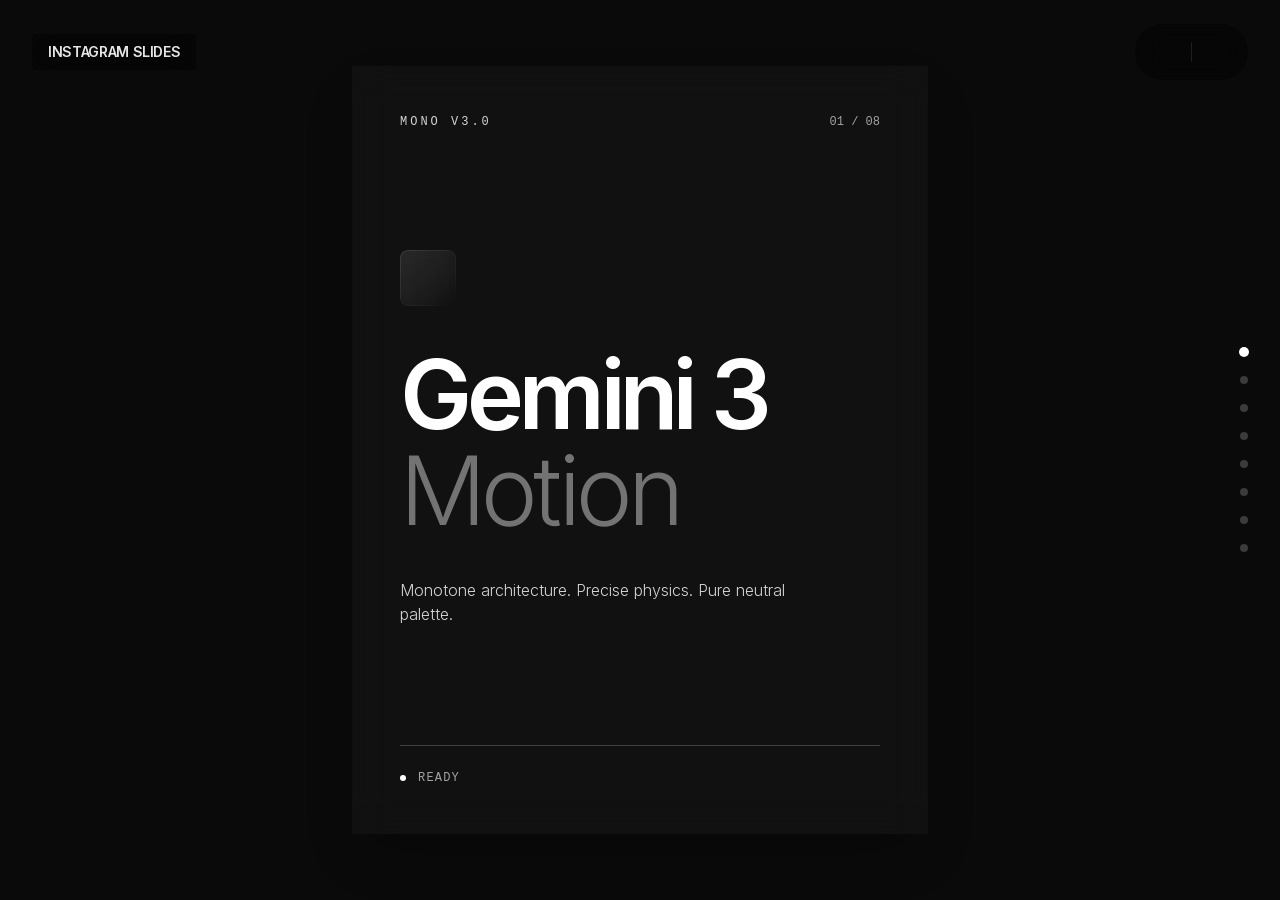
<file: _archive/assets/templates/animations-gemini/index.html>
<html lang="en"><head><meta charset="utf-8"/>
<meta content="width=device-width, initial-scale=1.0" name="viewport"/>
<title>Gemini 3 Animation Guide - Monotone V2</title>
<!-- Scripts -->
<script src="assets/resource_3fa48481346f.js"></script>
<script src="assets/iconify-icon_e19829e7f0e8.js"></script>
<link href="assets/css2_d532a689d235.css" rel="stylesheet"/>
<style>
/* Base Setup */
:root {
--bg-deep: #050505;
}
body {
font-family: 'Inter', sans-serif;
background-color: var(--bg-deep);
color: #e5e5e5;
scrollbar-width: none;
-ms-overflow-style: none;
}
body::-webkit-scrollbar {
display: none;
}
html {
scroll-behavior: smooth;
}
/* Animations */
@keyframes animationIn {
0% { opacity: 0; transform: translateY(30px); filter: blur(10px); }
100% { opacity: 1; transform: translateY(0); filter: blur(0px); }
}
@keyframes marquee {
0% { transform: translateX(0); }
100% { transform: translateX(-50%); }
}
.animate-marquee { animation: marquee 40s linear infinite; }
@keyframes shimmer {
from { transform: translateX(-100%) skewX(-15deg); }
to { transform: translateX(200%) skewX(-15deg); }
}
@keyframes textSlide {
0% { transform: translateY(110%); opacity: 0; }
100% { transform: translateY(0); opacity: 1; }
}
.text-clip-anim span {
display: inline-block;
animation: textSlide 0.9s cubic-bezier(0.16, 1, 0.3, 1) forwards;
opacity: 0;
}
/* Flashlight Effect */
.flashlight-card { background: rgba(255, 255, 255, 0.01); }
.flashlight-card::before {
content: "";
position: absolute;
inset: 0px;
background: radial-gradient(
800px circle at var(--mouse-x) var(--mouse-y),
rgba(255, 255, 255, 0.08),
transparent 40%
);
opacity: 0;
transition: opacity 0.5s;
pointer-events: none;
z-index: 2;
}
.flashlight-card:hover::before { opacity: 1; }
/* Utility */
.glass-panel {
background: rgba(23, 23, 23, 0.6);
backdrop-filter: blur(20px);
}
</style>
<link href="assets/css2_86e10c4bcbd4.css" id="all-fonts-link-font-geist" rel="stylesheet"/><style id="all-fonts-style-font-geist">.font-geist { font-family: 'Geist', sans-serif !important; }</style><link href="assets/css2_0fc20595ebff.css" id="all-fonts-link-font-roboto" rel="stylesheet"/><style id="all-fonts-style-font-roboto">.font-roboto { font-family: 'Roboto', sans-serif !important; }</style><link href="assets/css2_23afcbef9bdd.css" id="all-fonts-link-font-montserrat" rel="stylesheet"/><style id="all-fonts-style-font-montserrat">.font-montserrat { font-family: 'Montserrat', sans-serif !important; }</style><link href="assets/css2_82ced711bf49.css" id="all-fonts-link-font-poppins" rel="stylesheet"/><style id="all-fonts-style-font-poppins">.font-poppins { font-family: 'Poppins', sans-serif !important; }</style><link href="assets/css2_fa22aa91016e.css" id="all-fonts-link-font-playfair" rel="stylesheet"/><style id="all-fonts-style-font-playfair">.font-playfair { font-family: 'Playfair Display', serif !important; }</style><link href="assets/css2_2b2d87bc82d8.css" id="all-fonts-link-font-instrument-serif" rel="stylesheet"/><style id="all-fonts-style-font-instrument-serif">.font-instrument-serif { font-family: 'Instrument Serif', serif !important; }</style><link href="assets/css2_4fef849c83da.css" id="all-fonts-link-font-merriweather" rel="stylesheet"/><style id="all-fonts-style-font-merriweather">.font-merriweather { font-family: 'Merriweather', serif !important; }</style><link href="assets/css2_a7b22b336fe1.css" id="all-fonts-link-font-bricolage" rel="stylesheet"/><style id="all-fonts-style-font-bricolage">.font-bricolage { font-family: 'Bricolage Grotesque', sans-serif !important; }</style><link href="assets/css2_0b2072b66163.css" id="all-fonts-link-font-jakarta" rel="stylesheet"/><style id="all-fonts-style-font-jakarta">.font-jakarta { font-family: 'Plus Jakarta Sans', sans-serif !important; }</style><link href="assets/css2_9b8bf743d4a8.css" id="all-fonts-link-font-manrope" rel="stylesheet"/><style id="all-fonts-style-font-manrope">.font-manrope { font-family: 'Manrope', sans-serif !important; }</style><link href="assets/css2_8e191ef32247.css" id="all-fonts-link-font-space-grotesk" rel="stylesheet"/><style id="all-fonts-style-font-space-grotesk">.font-space-grotesk { font-family: 'Space Grotesk', sans-serif !important; }</style><link href="assets/css2_70fd47a02eed.css" id="all-fonts-link-font-work-sans" rel="stylesheet"/><style id="all-fonts-style-font-work-sans">.font-work-sans { font-family: 'Work Sans', sans-serif !important; }</style><link href="assets/css2_b52fc18295f8.css" id="all-fonts-link-font-pt-serif" rel="stylesheet"/><style id="all-fonts-style-font-pt-serif">.font-pt-serif { font-family: 'PT Serif', serif !important; }</style><link href="assets/css2_62759cd015bd.css" id="all-fonts-link-font-geist-mono" rel="stylesheet"/><style id="all-fonts-style-font-geist-mono">.font-geist-mono { font-family: 'Geist Mono', monospace !important; }</style><link href="assets/css2_f495c2faa2a6.css" id="all-fonts-link-font-space-mono" rel="stylesheet"/><style id="all-fonts-style-font-space-mono">.font-space-mono { font-family: 'Space Mono', monospace !important; }</style><link href="assets/css2_6f16cdd6fd9f.css" id="all-fonts-link-font-quicksand" rel="stylesheet"/><style id="all-fonts-style-font-quicksand">.font-quicksand { font-family: 'Quicksand', sans-serif !important; }</style><link href="assets/css2_94cb6f0c406a.css" id="all-fonts-link-font-nunito" rel="stylesheet"/><style id="all-fonts-style-font-nunito">.font-nunito { font-family: 'Nunito', sans-serif !important; }</style><style id="border-gradient-shared-style">
[style*="--border-gradient"]::before {
content: "";
position: absolute;
inset: 0;
padding: 1px;
border-radius: var(--border-radius-before, inherit);
-webkit-mask: linear-gradient(#fff 0 0) content-box,
linear-gradient(#fff 0 0);
-webkit-mask-composite: xor;
mask-composite: exclude;
background: var(--border-gradient);
pointer-events: none;
}</style> <style>
/* 3D Transform utilities */
</style>
<script>
// Configure Tailwind to include our custom 3D transform utilities
tailwind.config = {
theme: {
extend: {
// Add any custom theme extensions here if needed
}
},
plugins: [
function({ addUtilities }) {
const rotateXUtilities = {};
const rotateYUtilities = {};
const rotateZUtilities = {};
const rotateValues = [0, 5, 10, 15, 20, 30, 45, 75];
// Generate rotate-x utilities
rotateValues.forEach((value) => {
rotateXUtilities[`.rotate-x-${value}`] = {
'--tw-rotate-x': `${value}deg`,
transform: `
translate3d(var(--tw-translate-x, 0), var(--tw-translate-y, 0), var(--tw-translate-z, 0))
rotateX(var(--tw-rotate-x, 0))
rotateY(var(--tw-rotate-y, 0))
rotateZ(var(--tw-rotate-z, 0))
skewX(var(--tw-skew-x, 0))
skewY(var(--tw-skew-y, 0))
scaleX(var(--tw-scale-x, 1))
scaleY(var(--tw-scale-y, 1))
`.replace(/\\s+/g, ' ').trim(),
};
if (value !== 0) {
rotateXUtilities[`.-rotate-x-${value}`] = {
'--tw-rotate-x': `-${value}deg`,
transform: `
translate3d(var(--tw-translate-x, 0), var(--tw-translate-y, 0), var(--tw-translate-z, 0))
rotateX(var(--tw-rotate-x, 0))
rotateY(var(--tw-rotate-y, 0))
rotateZ(var(--tw-rotate-z, 0))
skewX(var(--tw-skew-x, 0))
skewY(var(--tw-skew-y, 0))
scaleX(var(--tw-scale-x, 1))
scaleY(var(--tw-scale-y, 1))
`.replace(/\\s+/g, ' ').trim(),
};
}
});
// Generate rotate-y utilities
rotateValues.forEach((value) => {
rotateYUtilities[`.rotate-y-${value}`] = {
'--tw-rotate-y': `${value}deg`,
transform: `
translate3d(var(--tw-translate-x, 0), var(--tw-translate-y, 0), var(--tw-translate-z, 0))
rotateX(var(--tw-rotate-x, 0))
rotateY(var(--tw-rotate-y, 0))
rotateZ(var(--tw-rotate-z, 0))
skewX(var(--tw-skew-x, 0))
skewY(var(--tw-skew-y, 0))
scaleX(var(--tw-scale-x, 1))
scaleY(var(--tw-scale-y, 1))
`.replace(/\\s+/g, ' ').trim(),
};
if (value !== 0) {
rotateYUtilities[`.-rotate-y-${value}`] = {
'--tw-rotate-y': `-${value}deg`,
transform: `
translate3d(var(--tw-translate-x, 0), var(--tw-translate-y, 0), var(--tw-translate-z, 0))
rotateX(var(--tw-rotate-x, 0))
rotateY(var(--tw-rotate-y, 0))
rotateZ(var(--tw-rotate-z, 0))
skewX(var(--tw-skew-x, 0))
skewY(var(--tw-skew-y, 0))
scaleX(var(--tw-scale-x, 1))
scaleY(var(--tw-scale-y, 1))
`.replace(/\\s+/g, ' ').trim(),
};
}
});
// Generate rotate-z utilities
rotateValues.forEach((value) => {
rotateZUtilities[`.rotate-z-${value}`] = {
'--tw-rotate-z': `${value}deg`,
transform: `
translate3d(var(--tw-translate-x, 0), var(--tw-translate-y, 0), var(--tw-translate-z, 0))
rotateX(var(--tw-rotate-x, 0))
rotateY(var(--tw-rotate-y, 0))
rotateZ(var(--tw-rotate-z, 0))
skewX(var(--tw-skew-x, 0))
skewY(var(--tw-skew-y, 0))
scaleX(var(--tw-scale-x, 1))
scaleY(var(--tw-scale-y, 1))
`.replace(/\\s+/g, ' ').trim(),
};
if (value !== 0) {
rotateZUtilities[`.-rotate-z-${value}`] = {
'--tw-rotate-z': `-${value}deg`,
transform: `
translate3d(var(--tw-translate-x, 0), var(--tw-translate-y, 0), var(--tw-translate-z, 0))
rotateX(var(--tw-rotate-x, 0))
rotateY(var(--tw-rotate-y, 0))
rotateZ(var(--tw-rotate-z, 0))
skewX(var(--tw-skew-x, 0))
skewY(var(--tw-skew-y, 0))
scaleX(var(--tw-scale-x, 1))
scaleY(var(--tw-scale-y, 1))
`.replace(/\\s+/g, ' ').trim(),
};
}
});
// Perspective utilities
const perspectiveUtilities = {
".perspective-none": { perspective: "none" },
".perspective-dramatic": { perspective: "100px" },
".perspective-near": { perspective: "300px" },
".perspective-normal": { perspective: "500px" },
".perspective-midrange": { perspective: "800px" },
".perspective-distant": { perspective: "1200px" },
};
// Transform style utilities
const transformStyleUtilities = {
".transform-style-preserve-3d": { "transform-style": "preserve-3d" },
".transform-style-flat": { "transform-style": "flat" },
};
addUtilities({
...rotateXUtilities,
...rotateYUtilities,
...rotateZUtilities,
...perspectiveUtilities,
...transformStyleUtilities,
});
}
]
};
</script></head>
<body class="antialiased selection:bg-white/20 selection:text-white relative bg-neutral-950 overflow-hidden">
<!-- Fixed Header -->
<header class="fixed top-0 left-0 right-0 z-[60] px-4 md:px-8 py-4 md:py-6 flex justify-between items-center pointer-events-none">
<div class="pointer-events-auto">
<h1 class="text-xs md:text-sm font-semibold tracking-tight text-white uppercase opacity-90 backdrop-blur-md px-3 md:px-4 py-2 rounded-none bg-black/40">
                Instagram Slides
            </h1>
</div>
<div class="pointer-events-auto flex items-center gap-2 backdrop-blur-md p-2 rounded-full bg-black/40">
<button class="w-8 h-8 md:w-10 md:h-10 flex items-center justify-center rounded-full hover:bg-white/10 transition-colors text-white/70 hover:text-white" onclick="navigateSlide(-1)">
<iconify-icon class="md:w-6 md:h-6" icon="solar:alt-arrow-up-bold-duotone" width="20"></iconify-icon>
</button>
<div class="w-[1px] h-4 md:h-5 bg-white/10"></div>
<button class="w-8 h-8 md:w-10 md:h-10 flex items-center justify-center rounded-full hover:bg-white/10 transition-colors text-white/70 hover:text-white" onclick="navigateSlide(1)">
<iconify-icon class="md:w-6 md:h-6" icon="solar:alt-arrow-down-bold-duotone" width="20"></iconify-icon>
</button>
</div>
</header>
<!-- Navigation Dots (Hidden on Mobile) -->
<div class="fixed right-8 top-1/2 -translate-y-1/2 z-[60] hidden md:flex flex-col gap-5" id="nav-dots">
<a aria-label="Go to slide 1" class="nav-dot w-2 h-2 rounded-full hover:bg-white transition-all duration-300" href="#section-1"></a>
<a aria-label="Go to slide 2" class="nav-dot w-2 h-2 rounded-full hover:bg-white transition-all duration-300" href="#section-2"></a>
<a aria-label="Go to slide 3" class="nav-dot w-2 h-2 rounded-full hover:bg-white transition-all duration-300" href="#section-3"></a>
<a aria-label="Go to slide 4" class="nav-dot w-2 h-2 rounded-full hover:bg-white transition-all duration-300" href="#section-4"></a>
<a aria-label="Go to slide 5" class="nav-dot w-2 h-2 rounded-full hover:bg-white transition-all duration-300" href="#section-5"></a>
<a aria-label="Go to slide 6" class="nav-dot w-2 h-2 rounded-full hover:bg-white transition-all duration-300" href="#section-6"></a>
<a aria-label="Go to slide 7" class="nav-dot w-2 h-2 rounded-full hover:bg-white transition-all duration-300" href="#section-7"></a>
<a aria-label="Go to slide 8" class="nav-dot w-2 h-2 rounded-full hover:bg-white transition-all duration-300" href="#section-8"></a>
</div>
<!-- Scroll Container -->
<main class="overflow-y-scroll snap-y snap-mandatory scroll-smooth w-full h-screen relative" id="main-scroll">
<!-- Slide 1: Cover -->
<section class="snap-start shrink-0 flex w-full h-screen pt-0 pr-0 pb-0 pl-0 relative items-center justify-center" data-index="0" id="section-1">
<div class="h-full md:h-auto md:aspect-[3/4] glass-panel overflow-hidden flex flex-col group bg-center w-full max-w-none md:max-w-xl bg-cover rounded-none pt-20 md:pt-12 pr-6 md:pr-12 pb-12 pl-6 md:pl-12 relative shadow-2xl justify-between bg-[url(https://hoirqrkdgbmvpwutwuwj.supabase.co/storage/v1/object/public/assets/assets/53970266-f8db-425c-8883-5535f3e41c4d_1600w.webp)]" style="transition: outline 0.1s ease-in-out;">
<div class="flex justify-between items-center opacity-70 animate-on-scroll [animation:animationIn_0.8s_ease-out_0.1s_both] animate">
<span class="text-xs uppercase tracking-[0.25em] font-mono text-neutral-300">Mono V3.0</span>
<span class="text-xs font-mono text-neutral-400">01 / 08</span>
</div>
<div class="relative z-10 space-y-6 md:space-y-10">
<div class="flex animate-on-scroll [animation:animationIn_0.8s_ease-out_0.2s_both] animate bg-gradient-to-br from-white/10 to-white/0 w-12 h-12 md:w-14 md:h-14 rounded-lg mb-4 md:mb-6 backdrop-blur-md items-center justify-center" style="position: relative; --border-gradient: linear-gradient(135deg, rgba(255, 255, 255, 0.1), rgba(255, 255, 255, 0)); --border-radius-before: 8px">
<!-- Solar Icon -->
<iconify-icon class="text-2xl md:text-3xl text-white" icon="solar:stars-minimalistic-bold-duotone"></iconify-icon>
</div>
<h1 class="leading-[0.9] animate-on-scroll [animation:animationIn_0.8s_ease-out_0.3s_both] animate text-6xl md:text-8xl font-semibold text-white tracking-tighter">
          Gemini 3<br/>
<span class="font-light text-neutral-500">Motion</span>
</h1>
<p class="leading-relaxed animate-on-scroll [animation:animationIn_0.8s_ease-out_0.4s_both] animate text-sm md:text-base font-light text-neutral-300 max-w-[90%]">
          Monotone architecture. Precise physics. Pure neutral palette.
        </p>
</div>
<div class="space-y-6 animate-on-scroll [animation:animationIn_0.8s_ease-out_0.6s_both] animate">
<div class="h-[1px] w-full bg-white/20"></div>
<div class="flex justify-between items-end">
<div class="flex items-center gap-3 text-xs text-neutral-400 font-mono uppercase tracking-widest">
<span class="w-1.5 h-1.5 bg-white rounded-full animate-pulse"></span>
            Ready
          </div>
<iconify-icon class="text-2xl text-white animate-bounce" icon="solar:arrow-down-bold-duotone"></iconify-icon>
</div>
</div>
</div>
</section>
<!-- Slide 2: Intro -->
<section class="snap-start shrink-0 flex w-full h-screen pt-0 pr-0 pb-0 pl-0 relative items-center justify-center" data-index="1" id="section-2">
<div class="h-full md:h-auto md:aspect-[3/4] glass-panel overflow-hidden flex flex-col bg-center w-full bg-[url(https://hoirqrkdgbmvpwutwuwj.supabase.co/storage/v1/object/public/assets/assets/d1e715c0-e250-4e7f-a4f5-433e96d81f31_1600w.webp)] max-w-none md:max-w-xl bg-cover rounded-none pt-20 md:pt-12 pr-6 md:pr-12 pb-12 pl-6 md:pl-12 relative">
<span class="text-xs uppercase tracking-[0.25em] font-mono text-neutral-400 mb-6 md:mb-10 block animate-on-scroll [animation:animationIn_0.8s_ease-out_0.1s_both]">02 — Intro</span>
<h2 class="animate-on-scroll [animation:animationIn_0.8s_ease-out_0.2s_both] text-4xl md:text-6xl font-medium text-white tracking-tight mb-4 md:mb-6">
        Enhance with<br/><span class="text-neutral-500">Motion</span></h2>
<p class="text-sm md:text-base text-neutral-400 mb-8 md:mb-12 leading-relaxed max-w-md animate-on-scroll [animation:animationIn_0.8s_ease-out_0.3s_both]">
        Structure: Hero intro, hover interactions, reveal.
      </p>
<div class="flex-1 bg-neutral-900/60 rounded-none p-4 md:p-6 relative overflow-hidden group animate-on-scroll [animation:animationIn_0.8s_ease-out_0.4s_both]">
<div class="bg-center bg-gradient-to-br from-black/10 to-black/0 opacity-100 absolute top-0 right-0 bottom-0 left-0 backdrop-blur-lg">
</div>
<div class="z-10 mt-2 relative space-y-4">
<div class="animate-on-scroll [animation:animationIn_0.8s_ease-out_0.5s_both] bg-gradient-to-br from-white/10 to-white/0 w-2/3 h-8 rounded-none backdrop-blur">
</div>
<div class="animate-on-scroll [animation:animationIn_0.8s_ease-out_0.6s_both] bg-gradient-to-br from-white/10 to-white/0 w-full h-16 md:h-24 rounded-none backdrop-blur">
</div>
<div class="flex gap-3">
<div class="animate-on-scroll [animation:animationIn_0.8s_ease-out_0.7s_both] bg-gradient-to-br from-white/10 to-white/0 w-1/2 h-16 md:h-20 rounded-none backdrop-blur">
</div>
<div class="animate-on-scroll [animation:animationIn_0.8s_ease-out_0.8s_both] bg-gradient-to-br from-white/10 to-white/0 w-1/2 h-16 md:h-20 rounded-none backdrop-blur">
</div>
</div>
</div>
<div class="absolute bottom-6 left-6 right-6 bg-black/80 backdrop-blur-md p-4 rounded-none animate-on-scroll [animation:animationIn_0.8s_ease-out_1s_both]">
<p class="leading-tight text-xs md:text-base text-neutral-300 font-mono">
            "Animate when in view: fade in, slide in, blur in..."
          </p>
</div>
</div>
</div>
</section>
<!-- Slide 3: Buttons -->
<section class="snap-start shrink-0 flex w-full h-screen pt-0 pr-0 pb-0 pl-0 relative items-center justify-center" data-index="2" id="section-3">
<div class="h-full md:h-auto md:aspect-[3/4] glass-panel overflow-hidden flex flex-col bg-center w-full bg-[url(https://hoirqrkdgbmvpwutwuwj.supabase.co/storage/v1/object/public/assets/assets/6ea6d66c-a7a6-4548-9b3f-680a206078c3_1600w.webp)] max-w-none md:max-w-xl bg-cover rounded-none pt-20 md:pt-12 pr-6 md:pr-12 pb-12 pl-6 md:pl-12 relative items-center justify-center">
<div class="absolute top-20 md:top-12 left-6 md:left-12 right-6 md:right-12">
<span class="text-xs uppercase tracking-[0.25em] font-mono text-neutral-400">03 — Buttons</span>
<h2 class="text-4xl md:text-5xl font-medium text-white tracking-tight mt-4">Beam Animation</h2>
</div>
<div class="group animate-on-scroll [animation:animationIn_0.8s_ease-out_0.3s_both] mt-20 md:mt-80 relative scale-110 md:scale-125">
<div class="-inset-2 group-hover:opacity-100 transition duration-500 bg-neutral-600/30 opacity-0 rounded-full absolute blur-xl">
</div>
<!-- Shimmer Beam Animation Layer -->
<div class="absolute -inset-[1px] rounded-full overflow-hidden opacity-0 group-hover:opacity-100 transition duration-500 pointer-events-none">
<div class="absolute top-1/2 left-1/2 -translate-x-1/2 -translate-y-1/2 w-[300%] h-[300%] bg-[conic-gradient(from_0deg,transparent_0_340deg,white_360deg)] animate-[spin_2s_linear_infinite]"></div>
</div>
<button class="group relative z-10 flex items-center justify-center overflow-hidden rounded-full p-[1px] leading-none">
<span class="absolute inset-[-1000%] animate-[spin_2s_linear_infinite] bg-[conic-gradient(from_0deg,transparent_0_340deg,white_360deg)]"></span>
<span class="relative flex h-full w-full items-center rounded-full bg-black pt-4 pr-10 pb-4 pl-10 ring-1 ring-white/10">
<span class="absolute inset-0 overflow-hidden rounded-full">
<span class="absolute top-0 left-0 h-full w-full -skew-x-12 bg-gradient-to-r from-transparent via-white/20 to-transparent opacity-0 group-hover:animate-[shimmer_1.5s_infinite] group-hover:opacity-100"></span>
</span>
<span class="relative z-10 flex items-center">
<span class="text-lg font-medium tracking-wide text-white">Get Access</span>
</span>
<span class="relative z-10 ml-4 flex items-center text-neutral-500 transition duration-200 group-hover:translate-x-1 group-hover:text-white">
<iconify-icon class="text-2xl" icon="solar:arrow-right-bold-duotone"></iconify-icon>
</span>
</span>
</button>
</div>
<div class="mt-20 p-6 border-l-2 border-white/20 rounded-none w-full animate-on-scroll [animation:animationIn_0.8s_ease-out_0.5s_both]">
<p class="leading-relaxed text-sm md:text-base text-neutral-400 font-mono">
<span class="text-white">Prompt:</span> "Add a 1px shimmer beam animation around the pill-shaped button on
          hover."
        </p>
</div>
</div>
</section>
<!-- Slide 4: Typography -->
<section class="h-screen w-full snap-start shrink-0 flex items-center justify-center relative p-0" data-index="3" id="section-4">
<div class="h-full md:h-auto md:aspect-[3/4] glass-panel overflow-hidden flex flex-col bg-neutral-900/50 w-full max-w-none md:max-w-xl rounded-none pt-20 md:pt-12 pr-6 md:pr-12 pb-12 pl-6 md:pl-12 relative justify-center">
<span class="absolute top-20 md:top-12 left-6 md:left-12 text-xs uppercase tracking-[0.25em] font-mono text-neutral-500 animate-on-scroll [animation:animationIn_0.8s_ease-out_0.1s_both]">04 — Typography</span>
<div class="space-y-1">
<div class="flex animate-on-scroll [animation:animationIn_0.8s_ease-out_0.2s_both]">
<h2 class="text-5xl md:text-7xl font-semibold text-white tracking-tighter" style="animation-delay: 0s">Clip-path</h2>
</div>
<div class="flex animate-on-scroll [animation:animationIn_0.8s_ease-out_0.3s_both]">
<h2 class="text-5xl md:text-7xl font-semibold text-neutral-600 tracking-tighter" style="animation-delay: 0.1s">Typography</h2>
</div>
<div class="flex animate-on-scroll [animation:animationIn_0.8s_ease-out_0.4s_both]">
<h2 class="text-5xl md:text-7xl font-semibold text-neutral-800 tracking-tighter" style="animation-delay: 0.2s">Animation</h2>
</div>
</div>
<div class="animate-on-scroll [animation:animationIn_0.8s_ease-out_0.6s_both] text-sm md:text-base font-light text-neutral-500 border-neutral-800 border-l-2 mt-16 pl-6">
        "Add a vertical text clip slide down animation letter by letter"
      </div>
</div>
</section>
<!-- Slide 5: Logos -->
<section class="snap-start shrink-0 flex w-full h-screen pt-0 pr-0 pb-0 pl-0 relative items-center justify-center" data-index="4" id="section-5">
<div class="h-full md:h-auto md:aspect-[3/4] glass-panel overflow-hidden flex flex-col w-full max-w-none md:max-w-xl rounded-none p-0 relative justify-center bg-neutral-900/40">
<div class="p-6 md:p-12 pb-0">
<span class="text-xs uppercase tracking-[0.25em] font-mono text-neutral-500 animate-on-scroll [animation:animationIn_0.8s_ease-out_0.1s_both]">05 — Social Proof</span>
<h2 class="text-4xl md:text-5xl font-medium tracking-tight mt-4 mb-8 md:mb-16 text-white animate-on-scroll [animation:animationIn_0.8s_ease-out_0.2s_both]">
          Infinite Loop</h2>
</div>
<div class="relative w-full py-12 md:py-16 border-y border-white/5 bg-black/40 animate-on-scroll [animation:animationIn_0.8s_ease-out_0.4s_both]">
<div class="absolute left-0 top-0 bottom-0 w-12 md:w-24 z-10 bg-gradient-to-r from-[#0d0d0d] to-transparent"></div>
<div class="absolute right-0 top-0 bottom-0 w-12 md:w-24 z-10 bg-gradient-to-l from-[#0d0d0d] to-transparent"></div>
<div class="flex overflow-hidden w-full">
<div class="flex animate-marquee whitespace-nowrap gap-8 md:gap-16 items-center">
<!-- Brand icons -->
<iconify-icon class="text-2xl md:text-3xl text-neutral-400" icon="simple-icons:nvidia"></iconify-icon>
<iconify-icon class="text-2xl md:text-3xl text-neutral-400" icon="simple-icons:linear"></iconify-icon>
<iconify-icon class="text-2xl md:text-3xl text-neutral-400" icon="simple-icons:vercel"></iconify-icon>
<iconify-icon class="text-2xl md:text-3xl text-neutral-400" icon="simple-icons:apple"></iconify-icon>
<iconify-icon class="text-4xl md:text-5xl text-neutral-400" icon="simple-icons:stripe"></iconify-icon>
<iconify-icon class="text-4xl md:text-5xl text-neutral-400" icon="simple-icons:spacex"></iconify-icon>
<iconify-icon class="text-2xl md:text-3xl text-neutral-400" icon="simple-icons:nvidia"></iconify-icon>
<iconify-icon class="text-2xl md:text-3xl text-neutral-400" icon="simple-icons:linear"></iconify-icon>
<iconify-icon class="text-2xl md:text-3xl text-neutral-400" icon="simple-icons:vercel"></iconify-icon>
<iconify-icon class="text-2xl md:text-3xl text-neutral-400" icon="simple-icons:apple"></iconify-icon>
<iconify-icon class="text-4xl md:text-5xl text-neutral-400" icon="simple-icons:stripe"></iconify-icon>
<iconify-icon class="text-4xl md:text-5xl text-neutral-400" icon="simple-icons:spacex"></iconify-icon>
</div>
</div>
</div>
<div class="pt-8 pr-6 md:pr-12 pb-12 pl-6 md:pl-12">
<p class="animate-on-scroll [animation:animationIn_0.8s_ease-out_0.6s_both] text-sm md:text-base text-neutral-400 font-mono">
          "Add a marquis infinite loop slow animation using alpha mask"
        </p>
</div>
</div>
</section>
<!-- Slide 6: Switching -->
<section class="h-screen w-full snap-start shrink-0 flex items-center justify-center relative p-0" data-index="5" id="section-6">
<div class="h-full md:h-auto md:aspect-[3/4] glass-panel overflow-hidden flex flex-col bg-center w-full bg-[url(https://hoirqrkdgbmvpwutwuwj.supabase.co/storage/v1/object/public/assets/assets/47ccf769-0cb4-4a95-804e-cc919fd6d449_1600w.webp)] max-w-none md:max-w-xl bg-cover rounded-none pt-20 md:pt-12 pr-6 md:pr-12 pb-12 pl-6 md:pl-12 relative items-center justify-center">
<span class="absolute top-20 md:top-12 left-6 md:left-12 text-xs uppercase tracking-[0.25em] font-mono text-neutral-500 animate-on-scroll [animation:animationIn_0.8s_ease-out_0.1s_both]">06 — Switching</span>
<div class="flex animate-on-scroll [animation:animationIn_0.8s_ease-out_0.3s_both] w-full h-80 relative perspective-1000 items-center justify-center">
<div class="absolute w-[80%] h-[80%] bg-neutral-800/80 backdrop-blur rounded-none -translate-y-6 scale-95 opacity-40">
</div>
<div class="flex flex-col transition-all duration-500 hover:scale-[1.02] z-10 bg-stone-950 w-[85%] h-[85%] ring-white/10 ring-1 rounded-none pt-8 pr-8 pb-8 pl-8 absolute shadow-2xl">
<div class="flex bg-gradient-to-br from-white/10 to-white/0 w-12 h-12 rounded-none mb-6 items-center justify-center">
<iconify-icon class="text-2xl text-white" icon="solar:database-bold-duotone"></iconify-icon>
</div>
<div class="bg-gradient-to-br from-white/10 to-white/0 w-16 h-3 rounded-sm mb-6"></div>
<div class="bg-gradient-to-br from-white/10 to-white/0 w-full h-3 rounded-sm mb-3"></div>
<div class="bg-gradient-to-br from-white/10 to-white/0 w-2/3 h-3 rounded-sm"></div>
</div>
<div class="absolute -bottom-12 flex gap-6">
<button class="flex hover:bg-white hover:text-black transition-colors text-neutral-400 bg-neutral-900 w-12 h-12 rounded-full items-center justify-center" style="position: relative; --border-gradient: linear-gradient(135deg, rgba(255, 255, 255, 0.1), rgba(255, 255, 255, 0)); --border-radius-before: 9999px">
<iconify-icon class="text-xl" icon="solar:arrow-left-bold-duotone"></iconify-icon>
</button>
<button class="flex hover:bg-white hover:text-black transition-colors text-neutral-400 bg-neutral-900 w-12 h-12 rounded-full items-center justify-center" style="position: relative; --border-gradient: linear-gradient(135deg, rgba(255, 255, 255, 0.1), rgba(255, 255, 255, 0)); --border-radius-before: 9999px">
<iconify-icon class="text-xl" icon="solar:arrow-right-bold-duotone"></iconify-icon>
</button>
</div>
</div>
<div class="mt-24 pt-8 pr-6 md:pr-12 pb-12 pl-6 md:pl-12">
<p class="animate-on-scroll [animation:animationIn_0.8s_ease-out_0.6s_both] text-sm md:text-base text-neutral-400 font-mono">"Animate the cards to rotate between 3 cards in a loop. Add prev/next arrows to switch between cards."</p>
</div></div>
</section>
<!-- Slide 7: Interaction -->
<section class="h-screen w-full snap-start shrink-0 flex items-center justify-center relative p-0" data-index="6" id="section-7">
<div class="h-full md:h-auto md:aspect-[3/4] glass-panel overflow-hidden flex flex-col bg-center w-full bg-[url(https://hoirqrkdgbmvpwutwuwj.supabase.co/storage/v1/object/public/assets/assets/7b8e6a1f-44f9-49ef-a26c-bf0d87724acf_1600w.webp)] max-w-none md:max-w-xl bg-cover rounded-none pt-20 md:pt-12 pr-6 md:pr-12 pb-12 pl-6 md:pl-12 relative justify-center">
<span class="absolute top-20 md:top-12 left-6 md:left-12 text-xs uppercase tracking-[0.25em] font-mono text-neutral-500 animate-on-scroll [animation:animationIn_0.8s_ease-out_0.1s_both]">07 — Interaction</span>
<h2 class="text-4xl md:text-5xl font-medium tracking-tight mb-8 md:mb-12 text-white animate-on-scroll [animation:animationIn_0.8s_ease-out_0.2s_both]">
        Flashlight Reveal</h2>
<div class="grid grid-cols-2 gap-x-4 md:gap-x-6 gap-y-4 md:gap-y-6">
<div class="flashlight-card relative aspect-square border-0 bg-neutral-900/60 ring-1 ring-white/5 rounded-none p-4 md:p-6 flex flex-col justify-end group overflow-hidden animate-on-scroll [animation:animationIn_0.8s_ease-out_0.4s_both]" onmousemove="const rect = this.getBoundingClientRect(); this.style.setProperty('--mouse-x', `${event.clientX - rect.left}px`); this.style.setProperty('--mouse-y', `${event.clientY - rect.top}px`);">
<iconify-icon class="text-3xl md:text-5xl text-neutral-500 mb-2 md:mb-4 group-hover:text-white transition-colors duration-500" icon="solar:layers-minimalistic-bold-duotone"></iconify-icon>
<div class="text-xs md:text-sm text-neutral-400 font-medium tracking-wide">Hover Me</div>
</div>
<div class="flashlight-card aspect-square flex flex-col group overflow-hidden animate-on-scroll [animation:animationIn_0.8s_ease-out_0.6s_both] bg-neutral-900/60 border-0 ring-white/5 ring-1 rounded-none p-4 md:p-6 relative backdrop-blur justify-end" onmousemove="const rect = this.getBoundingClientRect(); this.style.setProperty('--mouse-x', `${event.clientX - rect.left}px`); this.style.setProperty('--mouse-y', `${event.clientY - rect.top}px`);" style="--mouse-x: 106.5px; --mouse-y: 219px;">
<iconify-icon class="text-3xl md:text-5xl text-neutral-500 mb-2 md:mb-4 group-hover:text-white transition-colors duration-500" icon="solar:cpu-bold-duotone"></iconify-icon>
<div class="text-xs md:text-sm text-neutral-400 font-medium tracking-wide">Trace Border</div>
</div>
</div>
<div class="mt-8 md:mt-10 text-xs text-neutral-500 font-mono animate-on-scroll [animation:animationIn_0.8s_ease-out_0.8s_both]">
        "Add a subtle flashlight effect on hover/mouse position to background."
      </div>
</div>
</section>
<!-- Slide 8: End -->
<section class="h-screen w-full snap-start shrink-0 flex items-center justify-center relative p-0" data-index="7" id="section-8">
<div class="h-full md:h-auto md:aspect-[3/4] glass-panel overflow-hidden flex flex-col bg-center w-full bg-[url(https://hoirqrkdgbmvpwutwuwj.supabase.co/storage/v1/object/public/assets/assets/67df17f7-9681-4bd3-927b-ac569042a884_1600w.webp)] max-w-none md:max-w-xl bg-cover rounded-none pt-0 pr-0 pb-0 pl-0 relative justify-between">
<div class="p-6 md:p-12 pt-20 md:pt-12">
<span class="text-xs uppercase tracking-[0.25em] font-mono text-neutral-500 animate-on-scroll [animation:animationIn_0.8s_ease-out_0.1s_both]">08 — End</span>
<h1 class="animate-on-scroll [animation:animationIn_0.8s_ease-out_0.2s_both] text-5xl md:text-7xl font-medium text-white tracking-tighter mt-6 mb-4">
          Build Better<br/>Interfaces.</h1>
</div>
<div class="overflow-hidden mask-image-gradient animate-on-scroll [animation:animationIn_0.8s_ease-out_0.4s_both] h-48 md:h-56 z-10 relative" style="mask-image: linear-gradient(180deg, transparent, black 20%, black 95%, transparent); -webkit-mask-image: linear-gradient(180deg, transparent, black 20%, black 95%, transparent);">
<div class="space-y-4 p-6 md:p-8 opacity-60 grayscale hover:grayscale-0 transition-all duration-700">
<div class="bg-gradient-to-br from-black/0 via-black/10 to-black/0 ring-white/5 ring-1 rounded-none px-4 py-4 md:px-6 md:py-6 backdrop-blur-sm">
<p class="text-sm md:text-base text-neutral-300">"The beam effect is subtle but changes everything."</p>
</div>
<div class="bg-gradient-to-br from-black/0 via-black/10 to-black/0 ring-white/5 ring-1 rounded-none ml-4 md:ml-8 px-4 py-4 md:px-6 md:py-6 backdrop-blur-sm">
<p class="text-sm md:text-base text-neutral-300">"Gemini 3 understands motion physics."</p>
</div>
<div class="bg-gradient-to-br from-black/0 via-black/10 to-black/0 rounded-none ring-white/5 ring-1 px-4 py-4 md:px-6 md:py-6 backdrop-blur-sm">
<p class="text-xs md:text-sm text-neutral-300">"Cleanest implementation of glassmorphism."</p>
</div>
</div>
</div>
<div class="animate-on-scroll [animation:animationIn_0.8s_ease-out_0.6s_both] bg-gradient-to-t from-black/90 to-transparent p-6 md:p-12 pb-12">
<button class="w-full group relative flex items-center justify-center gap-3 bg-white text-black py-4 md:py-5 rounded-none overflow-hidden hover:bg-neutral-200 transition-colors">
<span class="text-xs md:text-sm font-bold uppercase tracking-widest z-10">Follow @mengto</span>
<iconify-icon class="text-xl md:text-2xl z-10 group-hover:translate-x-1 group-hover:-translate-y-1 transition-transform" icon="solar:arrow-right-up-bold-duotone"></iconify-icon>
</button>
</div>
</div>
</section>
</main>
<script>
        // Existing Animation Observer
        (function () {
            const style = document.createElement("style");
            style.textContent = `
            .animate-on-scroll { animation-play-state: paused !important; }
            .animate-on-scroll.animate { animation-play-state: running !important; }
            `;
            document.head.appendChild(style);

            const once = true;

            if (!window.__inViewIO) {
            window.__inViewIO = new IntersectionObserver((entries) => {
                entries.forEach((entry) => {
                if (entry.isIntersecting) {
                    entry.target.classList.add("animate");
                    if (once) window.__inViewIO.unobserve(entry.target);
                }
                });
            }, { threshold: 0.2 });
            }

            window.initInViewAnimations = function (selector = ".animate-on-scroll") {
            document.querySelectorAll(selector).forEach((el) => {
                window.__inViewIO.observe(el);
            });
            };

            document.addEventListener("DOMContentLoaded", () => initInViewAnimations());
        })();

        // Navigation Logic
        const sections = document.querySelectorAll('section');
        const dots = document.querySelectorAll('.nav-dot');
        const scroller = document.getElementById('main-scroll');
        let currentSectionIndex = 0;

        // Update Active Dot based on scroll
        const navObserver = new IntersectionObserver((entries) => {
            entries.forEach(entry => {
                if (entry.isIntersecting) {
                    const index = parseInt(entry.target.getAttribute('data-index'));
                    currentSectionIndex = index;
                    
                    // Update dots
                    dots.forEach(d => {
                        d.classList.remove('bg-white', 'scale-125');
                        d.classList.add('bg-white/20');
                    });
                    
                    // Highlight current dot
                    if(dots[index]) {
                        dots[index].classList.remove('bg-white/20');
                        dots[index].classList.add('bg-white', 'scale-125');
                    }
                }
            });
        }, { threshold: 0.5 });

        sections.forEach(section => navObserver.observe(section));

        // Arrow Navigation
        window.navigateSlide = function(direction) {
            let nextIndex = currentSectionIndex + direction;
            
            // Clamp
            if (nextIndex < 0) nextIndex = 0;
            if (nextIndex >= sections.length) nextIndex = sections.length - 1;
            
            // Scroll
            const target = sections[nextIndex];
            if(target) {
                target.scrollIntoView({ behavior: 'smooth' });
            }
        }
    </script>
<script data-img-fallback-handler="">!function(){var f=["https://hoirqrkdgbmvpwutwuwj.supabase.co/storage/v1/object/public/assets/assets/917d6f93-fb36-439a-8c48-884b67b35381_1600w.jpg","https://hoirqrkdgbmvpwutwuwj.supabase.co/storage/v1/object/public/assets/assets/4734259a-bad7-422f-981e-ce01e79184f2_1600w.jpg","https://hoirqrkdgbmvpwutwuwj.supabase.co/storage/v1/object/public/assets/assets/c543a9e1-f226-4ced-80b0-feb8445a75b9_1600w.jpg","https://hoirqrkdgbmvpwutwuwj.supabase.co/storage/v1/object/public/assets/assets/5bab247f-35d9-400d-a82b-fd87cfe913d2_1600w.webp","https://hoirqrkdgbmvpwutwuwj.supabase.co/storage/v1/object/public/assets/assets/30104e3c-5eea-4b93-93e9-5313698a7156_1600w.webp"],h=new Set;function g(s){for(var x=0,i=0;i<s.length;i++)x=(x<<5)-x+s.charCodeAt(i)|0;return f[Math.abs(x)%f.length]}function r(t){var s=t.src;if(s&&!h.has(s)){h.add(s);t.src=g(s)}}window.addEventListener("error",function(e){var t=e.target;if(t&&t.tagName==="IMG")r(t)},!0);function c(){document.querySelectorAll("img").forEach(function(i){if(i.complete&&!i.naturalWidth&&i.src)r(i)})}if(document.readyState==="loading")document.addEventListener("DOMContentLoaded",c);else c()}()</script></body></html>
</file>
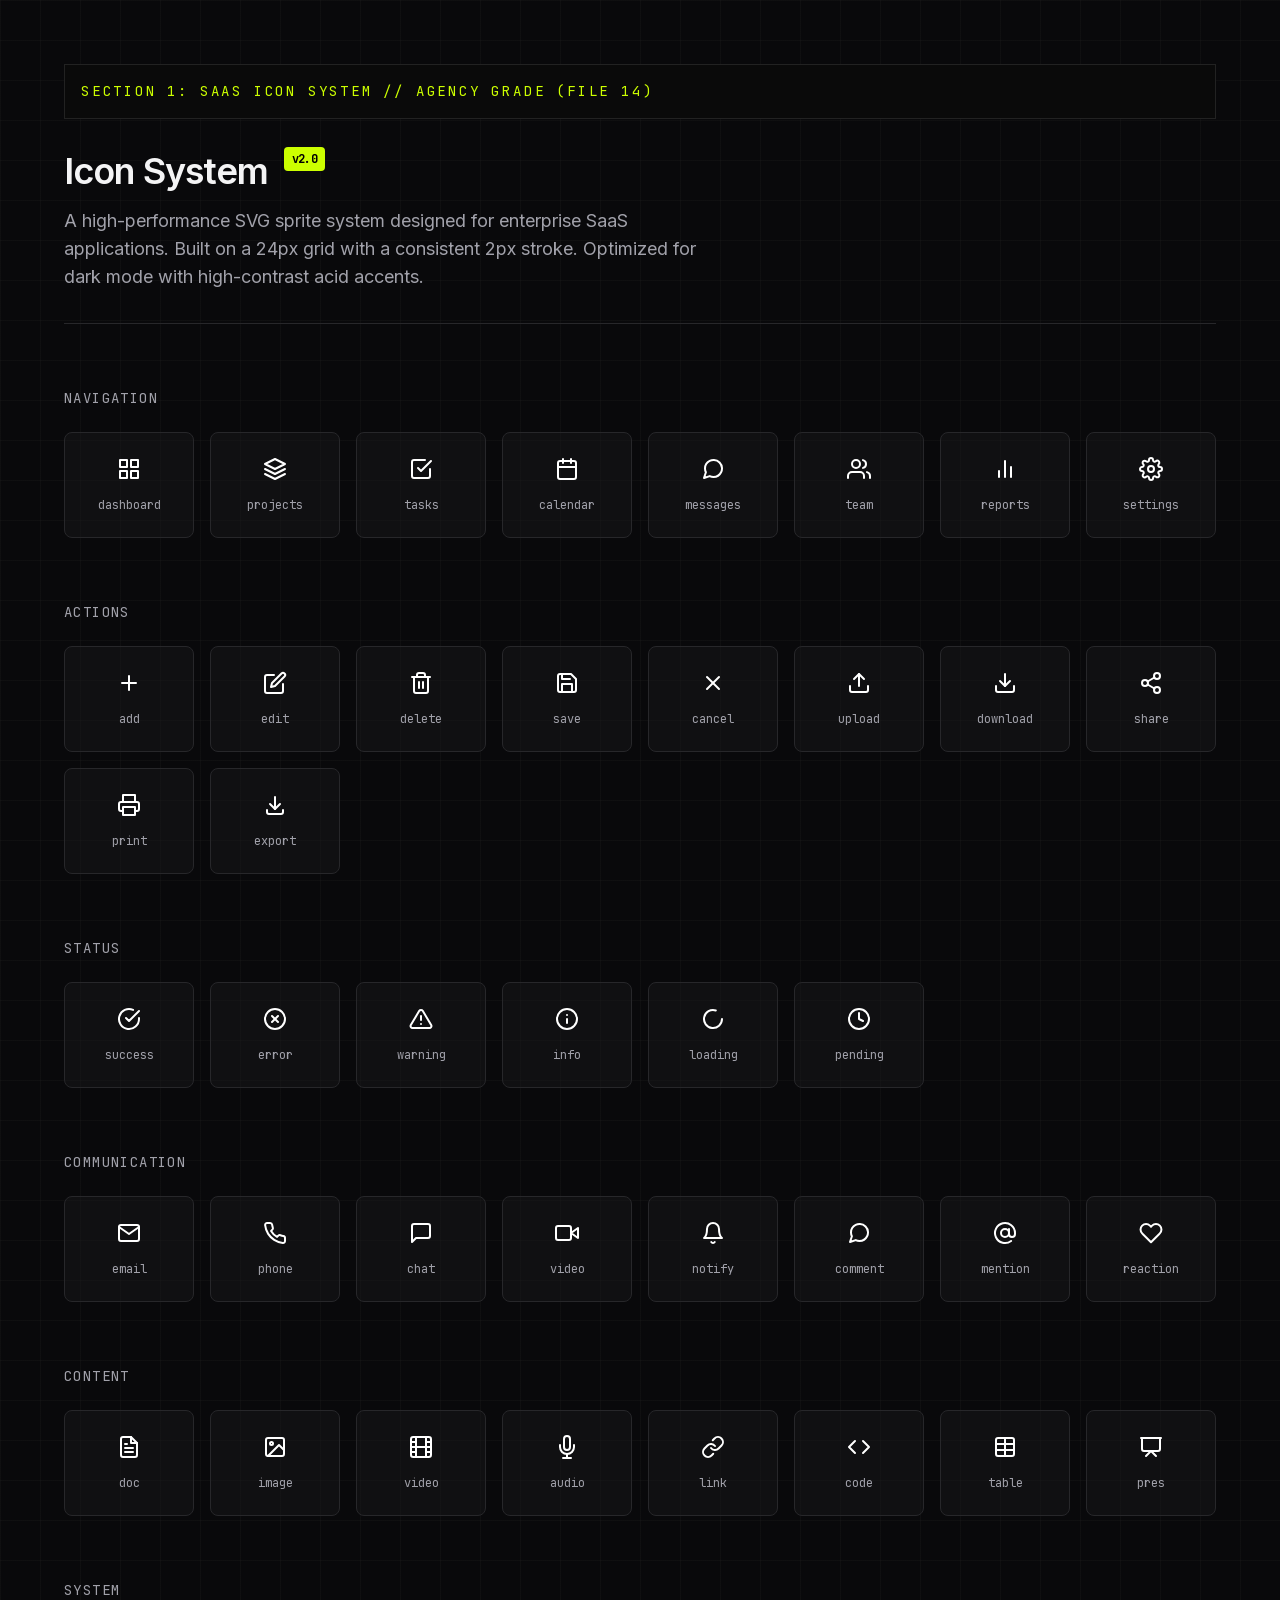
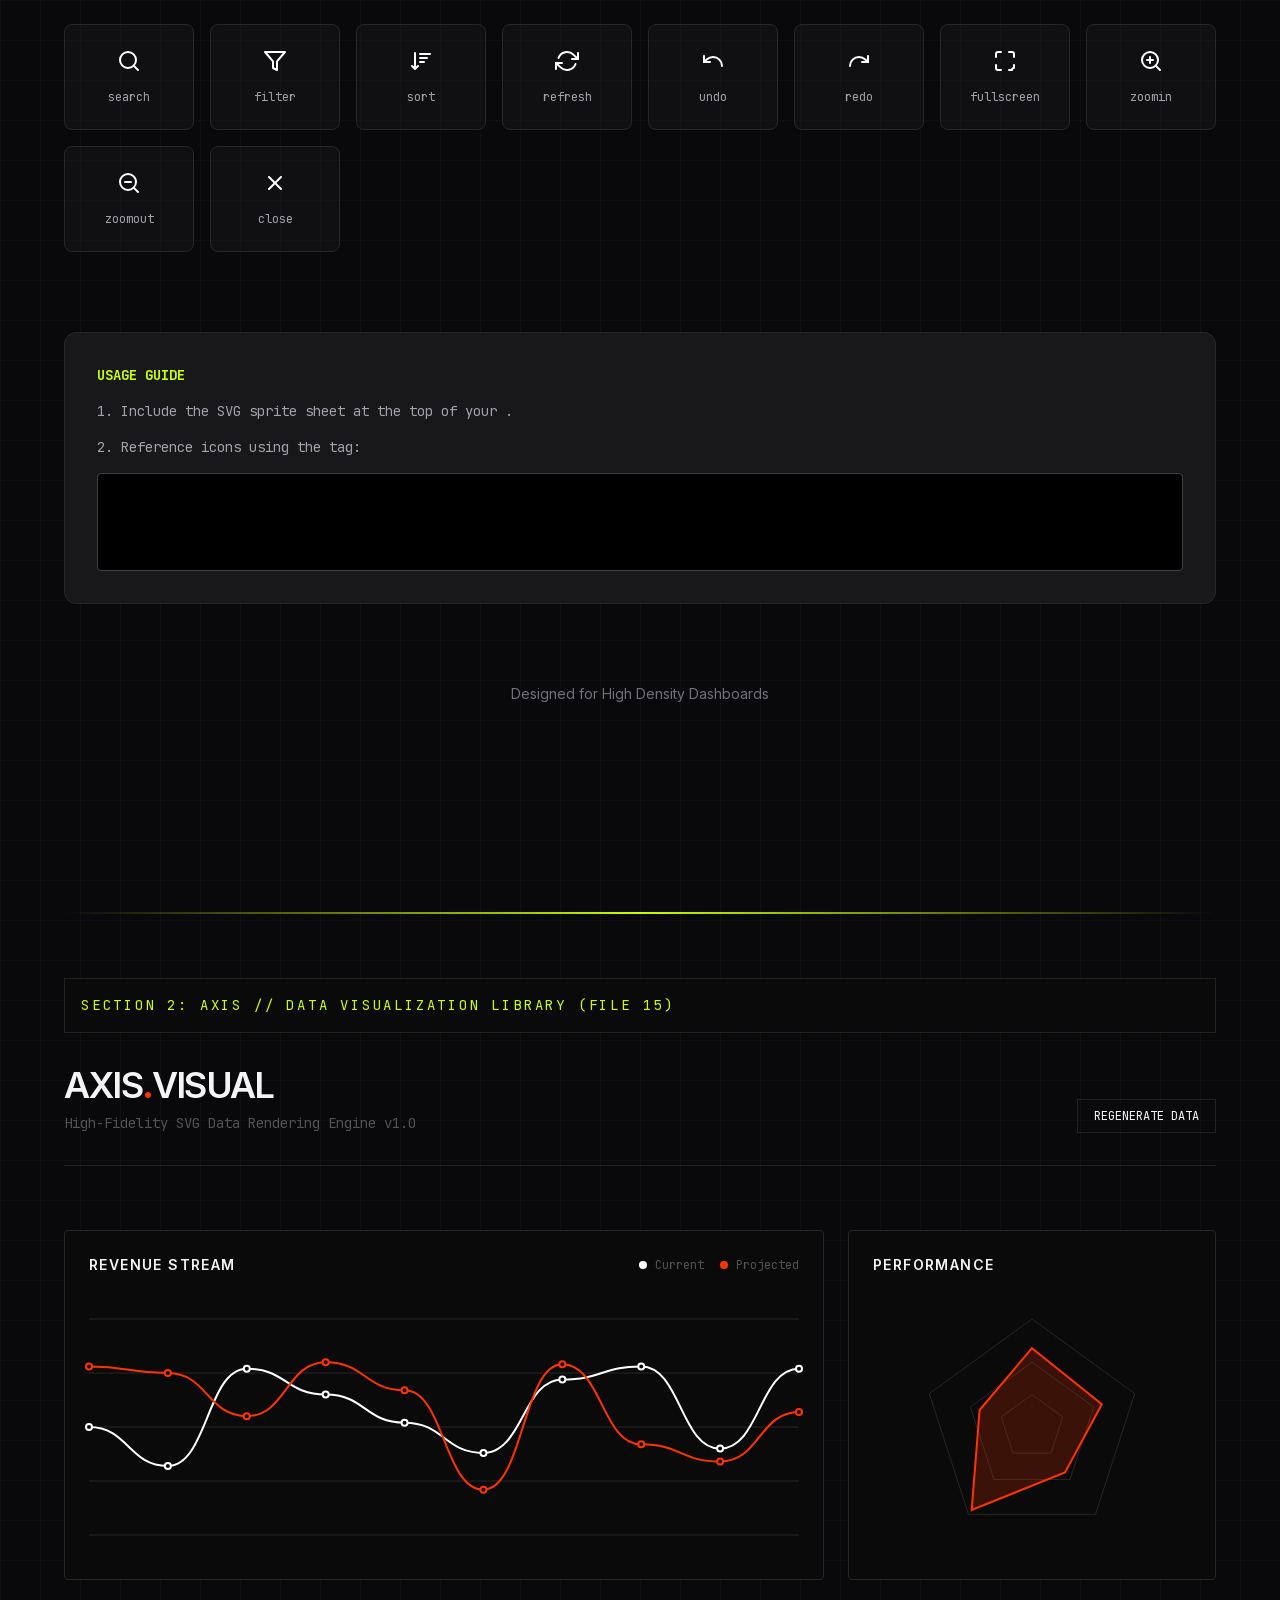
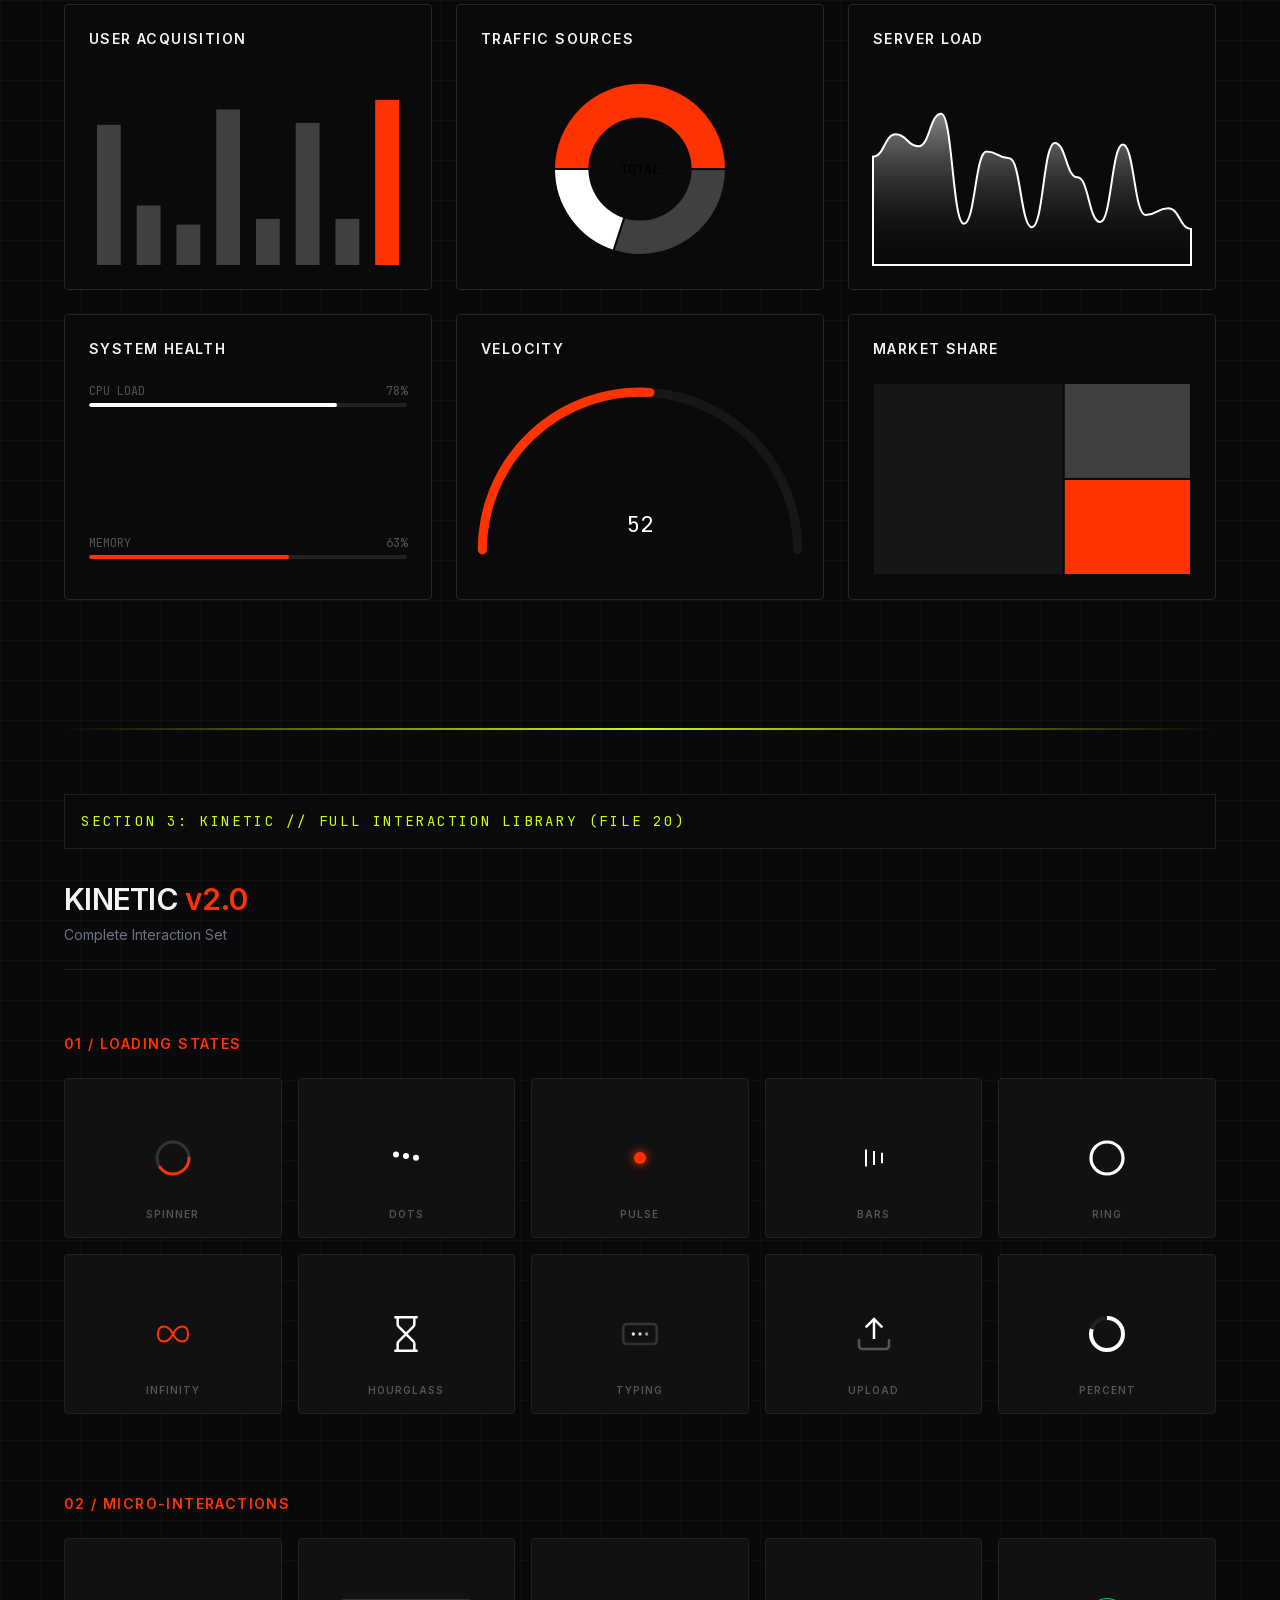
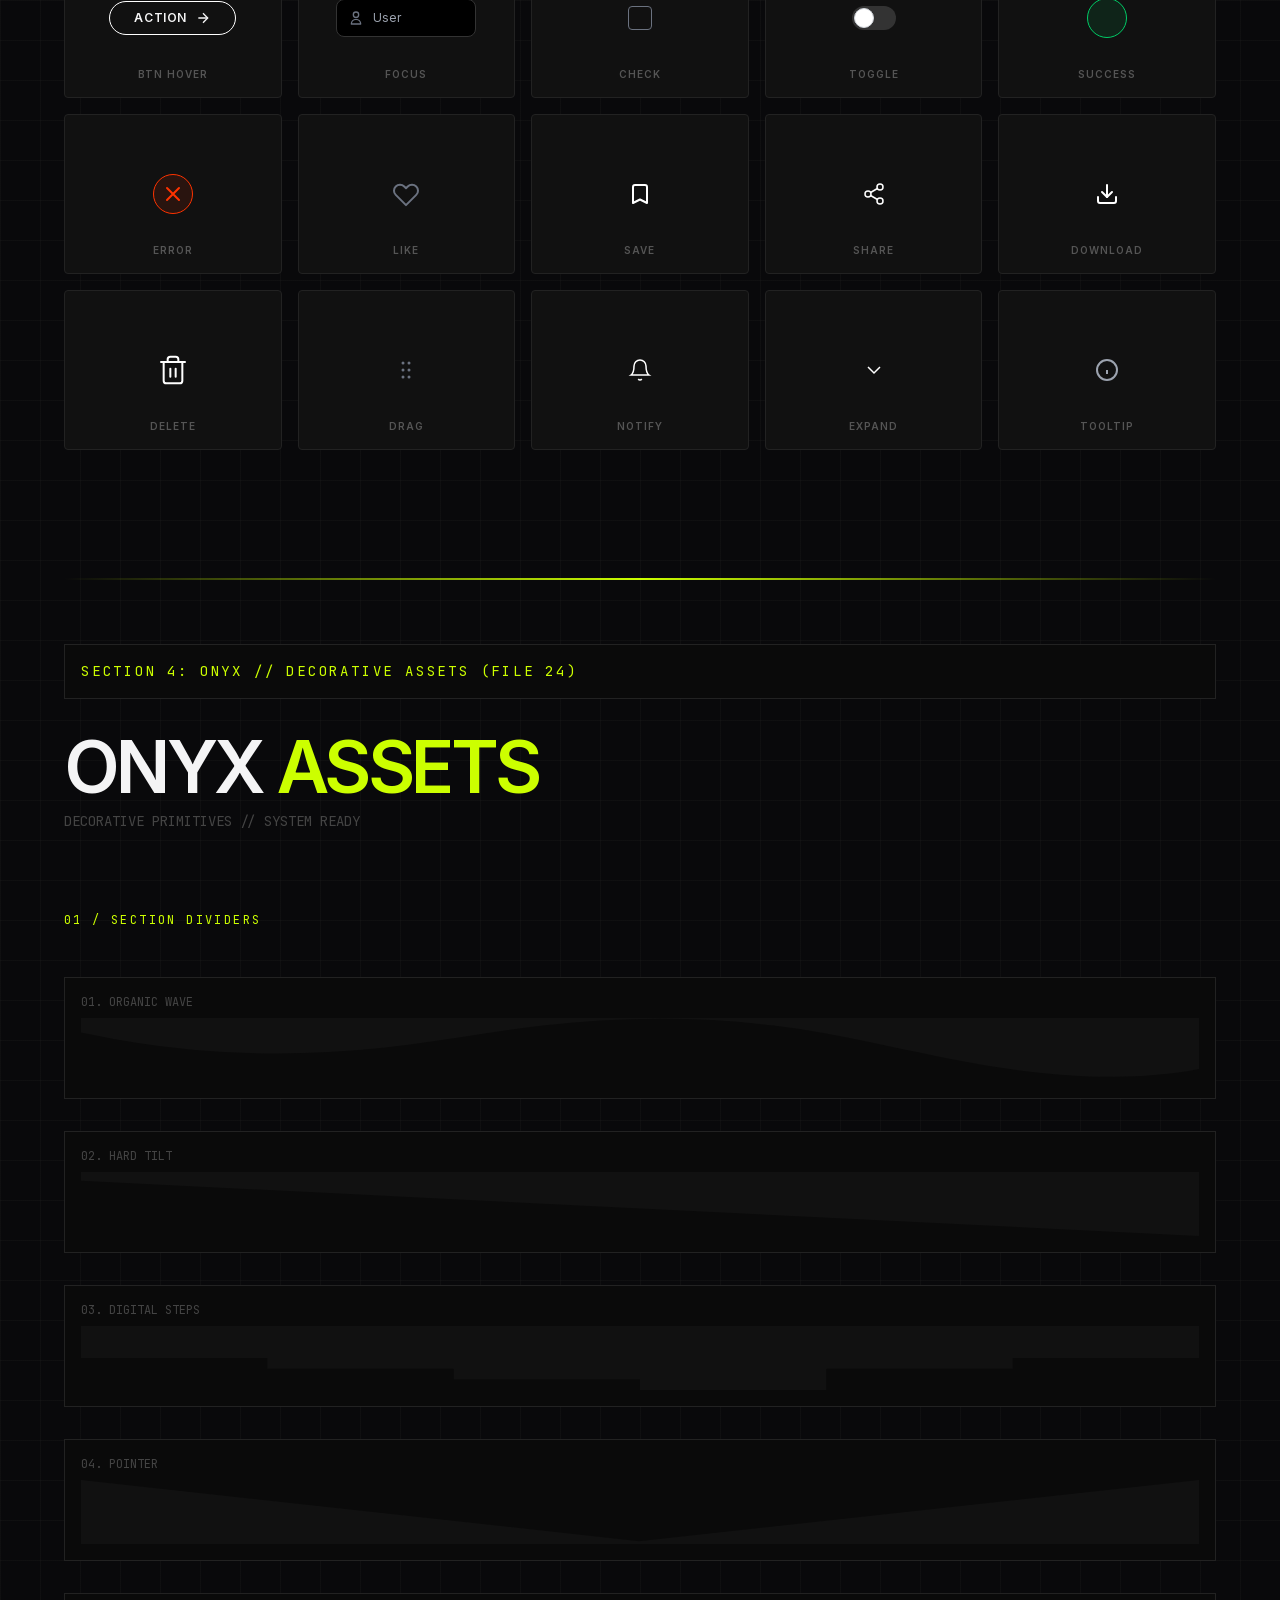
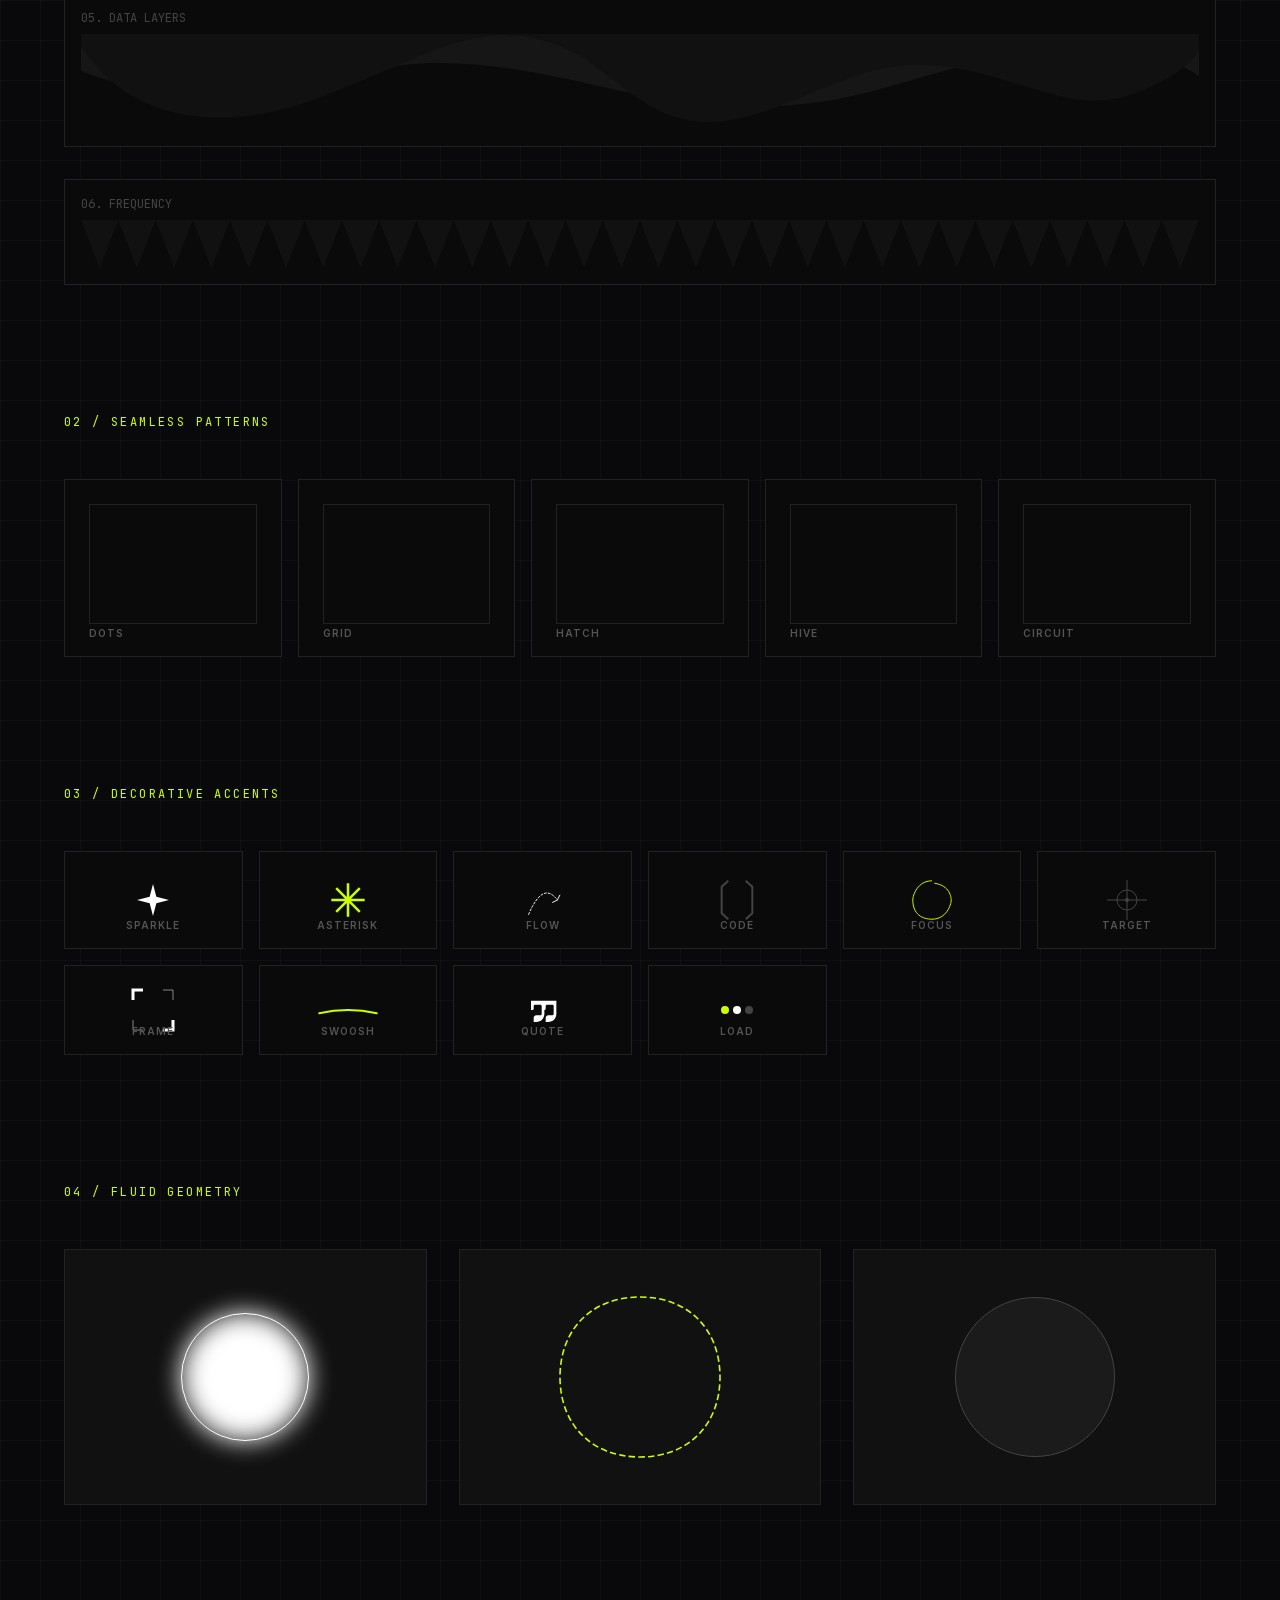
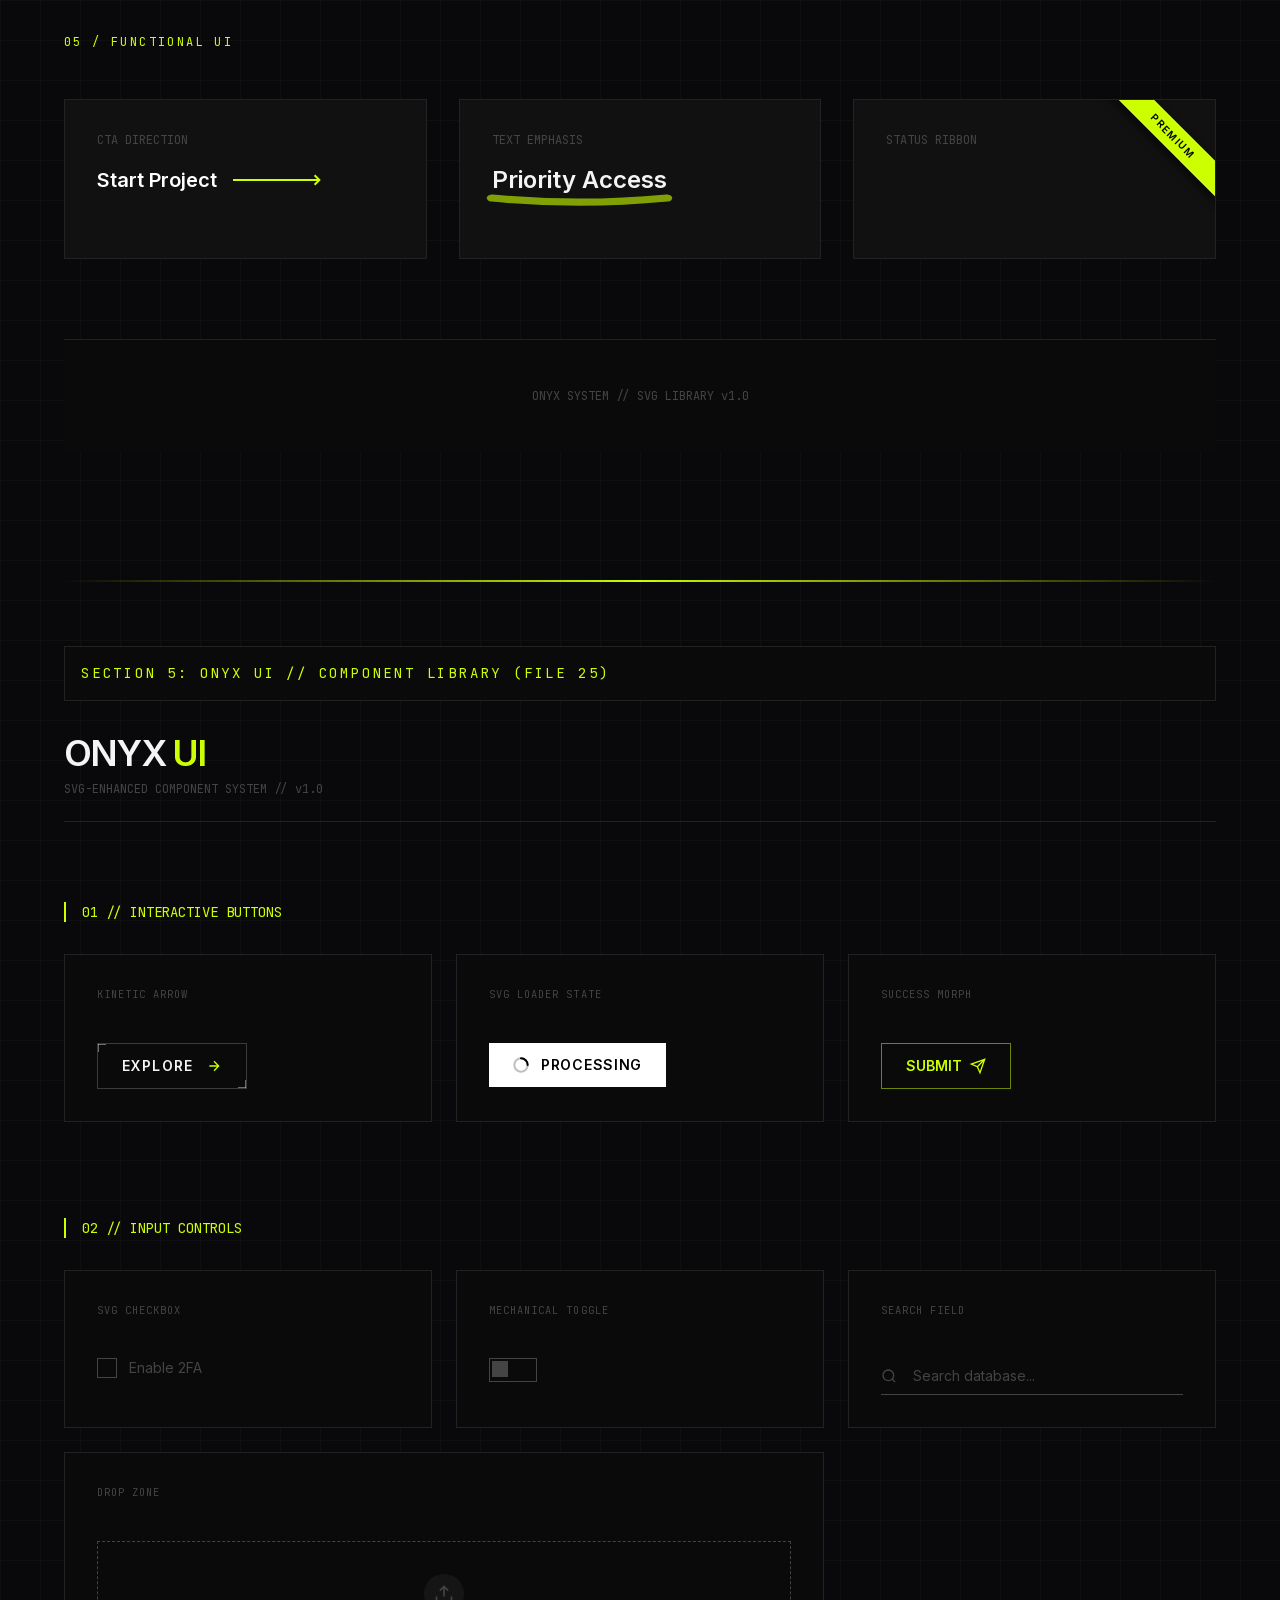
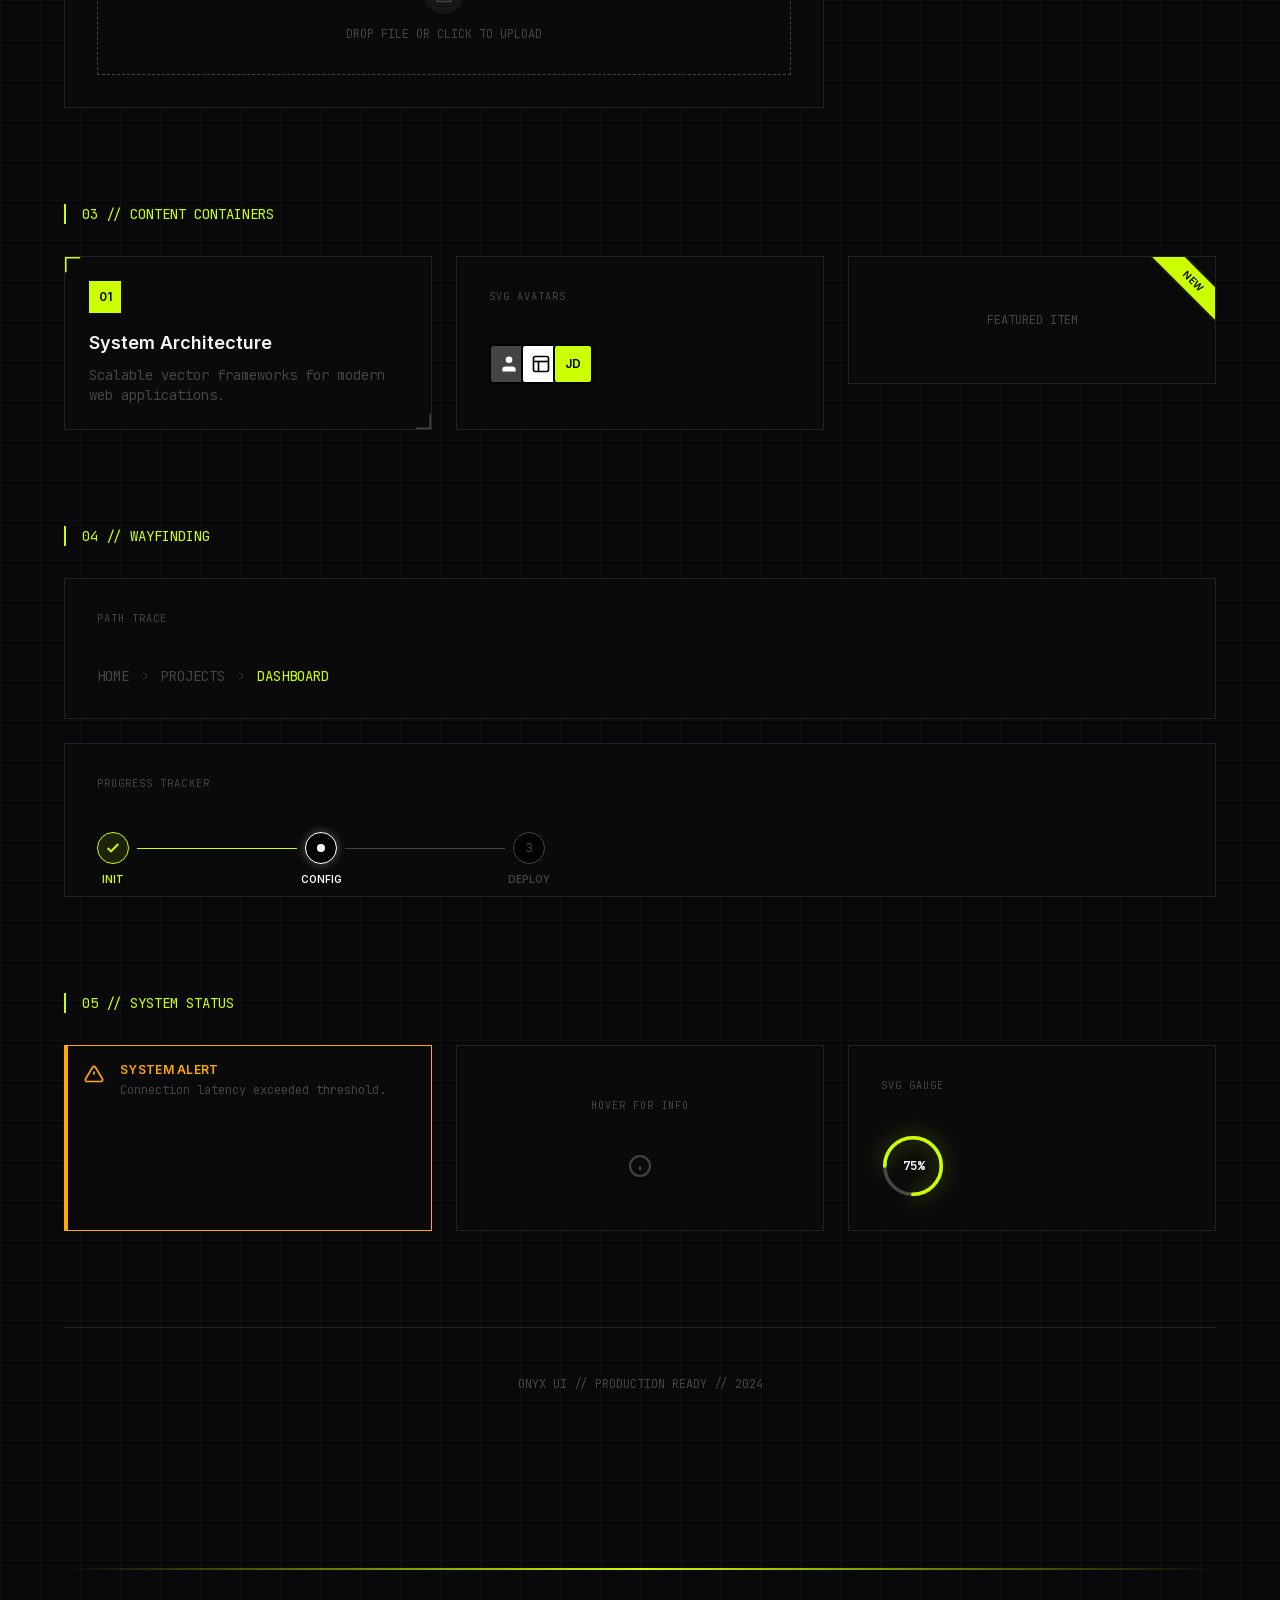
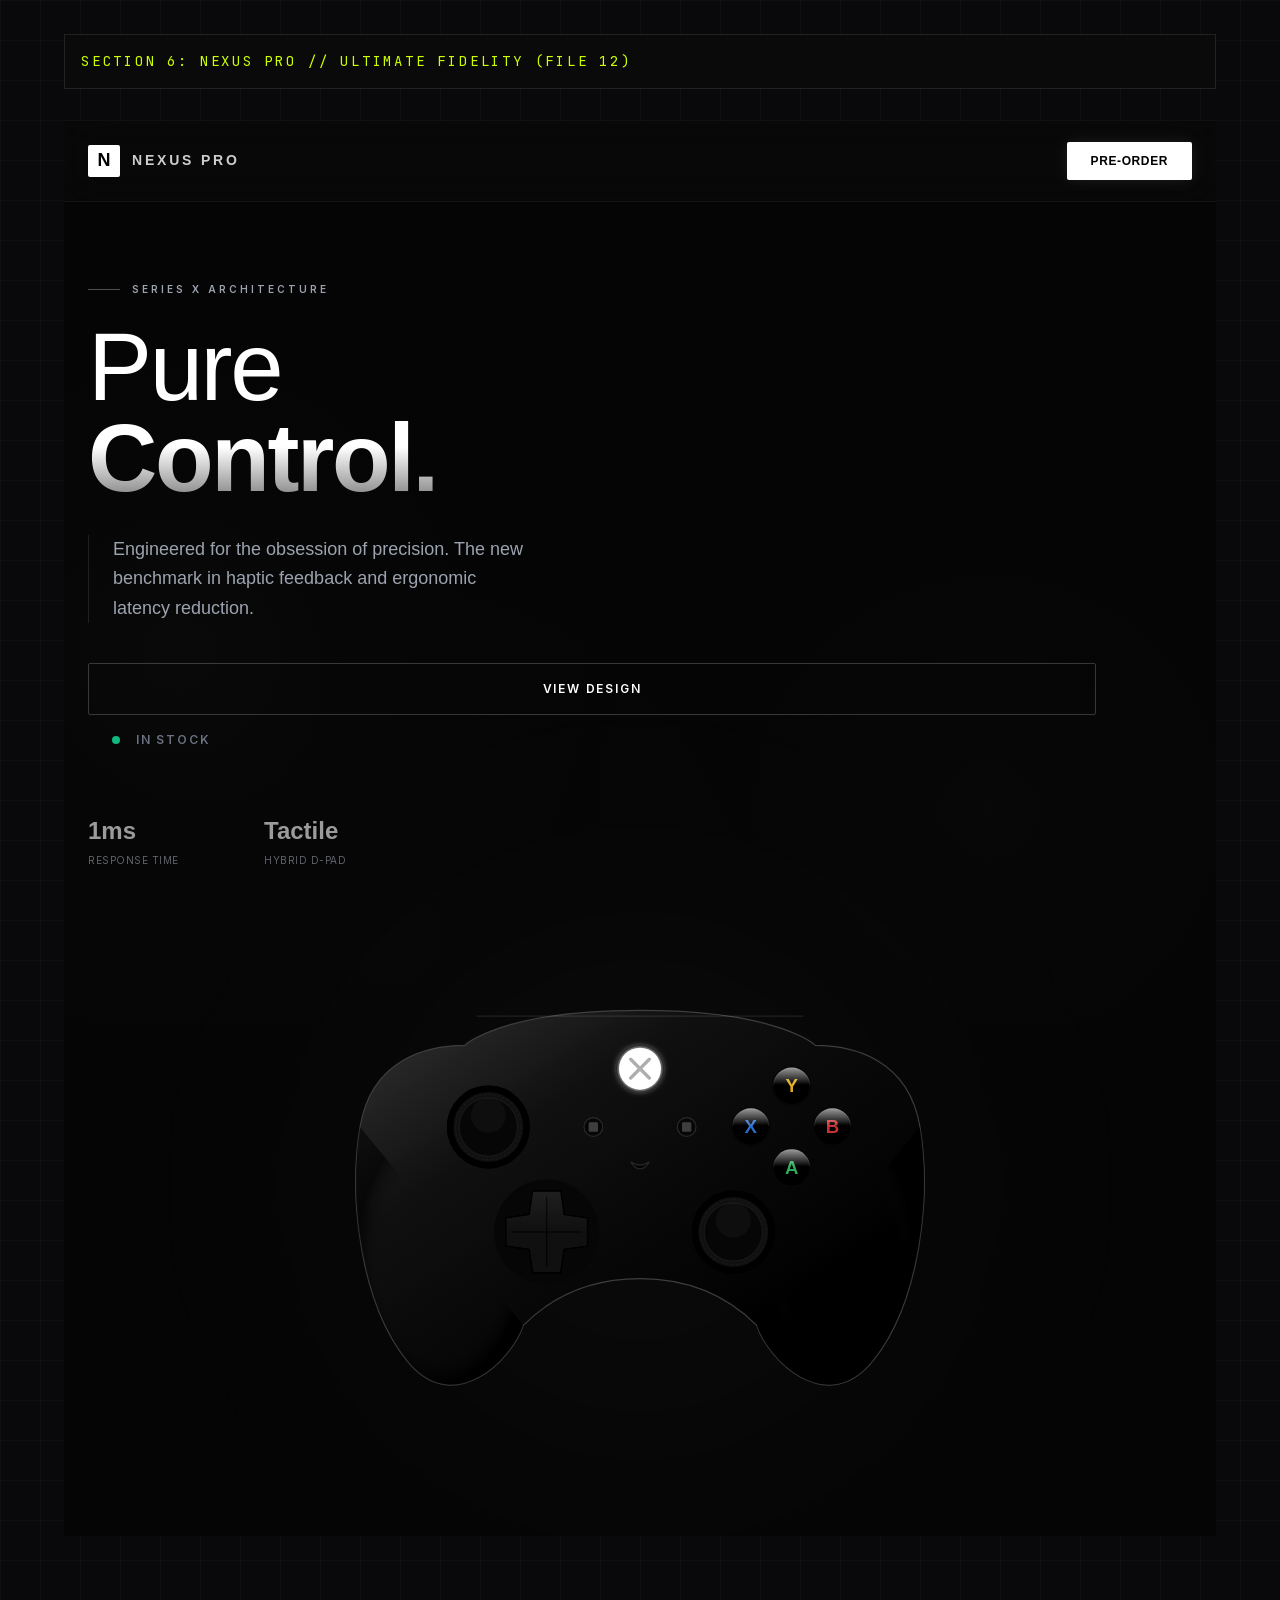
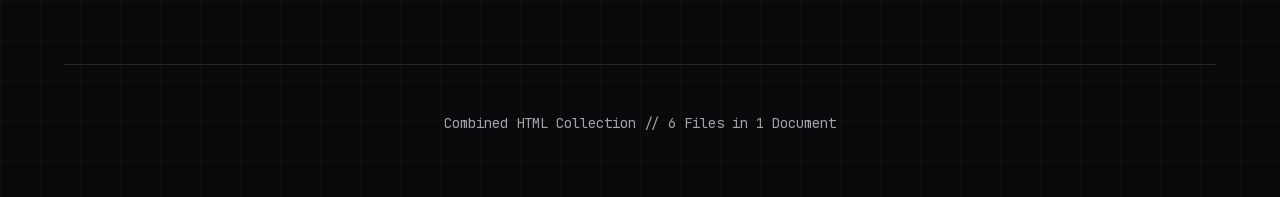
<file: _archive/assets/templates/animations-gemini2/index.html>
<html class="dark antialiased" lang="en"><head><meta charset="utf-8"/>
<meta content="width=device-width, initial-scale=1.0" name="viewport"/>
<title>Combined HTML Collection</title>
<script src="assets/resource_3fa48481346f.js"></script>
<link href="https://fonts.googleapis.com" rel="preconnect"/>
<link crossorigin="" href="https://fonts.gstatic.com" rel="preconnect"/>
<link href="assets/css2_604c95cc5779.css" rel="stylesheet"/>
<script>
tailwind.config = {
darkMode: 'class',
theme: {
extend: {
fontFamily: {
sans: ['Inter', 'Space Grotesk', 'sans-serif'],
mono: ['JetBrains Mono', 'monospace'],
},
colors: {
obsidian: '#09090b',
charcoal: '#18181b',
concrete: '#f4f4f5',
acid: '#ccff00',
danger: '#ff453a',
void: '#000000',
surface: '#0a0a0a',
panel: '#111111',
border: '#222222',
accent: '#ff3300',
success: '#00cc66',
error: '#ff3300',
lime: '#ccff00',
dim: '#444444',
muted: '#525252',
text: '#e5e5e5',
warning: '#ffaa00',
},
animation: {
'float': 'float 8s ease-in-out infinite',
'spin-slow': 'spin 1s linear infinite',
'morph': 'morph 8s ease-in-out infinite',
'draw': 'draw 0.4s ease-out forwards',
},
keyframes: {
float: { '0%, 100%': { transform: 'translateY(0)' }, '50%': { transform: 'translateY(-10px)' } },
morph: {
'0%, 100%': { borderRadius: '60% 40% 30% 70% / 60% 30% 70% 40%' },
'50%': { borderRadius: '30% 60% 70% 40% / 50% 60% 30% 60%' },
},
draw: { 'to': { strokeDashoffset: '0' } }
}
}
}
}
</script>
<style>
body {
background-color: #000;
color: #e5e5e5;
}
/* Section Divider */
.section-divider {
width: 100%;
height: 2px;
background: linear-gradient(to right, transparent, #ccff00, transparent);
margin: 4rem 0;
}
.section-header {
font-family: 'JetBrains Mono', monospace;
font-size: 0.875rem;
color: #ccff00;
text-transform: uppercase;
letter-spacing: 0.2em;
margin-bottom: 2rem;
padding: 1rem;
border: 1px solid #222;
background: #0a0a0a;
}
/* Base Icon Styles */
.icon-base {
fill: none;
stroke: currentColor;
stroke-width: 2;
stroke-linecap: round;
stroke-linejoin: round;
transition: all 0.2s cubic-bezier(0.4, 0, 0.2, 1);
}
.icon-card:hover .icon-base {
transform: scale(1.1);
stroke: var(--hover-color, #ccff00);
}
@media (prefers-color-scheme: light) {
.icon-card:hover .icon-base {
stroke: #000000;
}
}
.icon-filled {
fill: currentColor;
stroke: none;
}
.bg-grid {
background-size: 40px 40px;
background-image: linear-gradient(to right, rgba(128, 128, 128, 0.05) 1px, transparent 1px),
linear-gradient(to bottom, rgba(128, 128, 128, 0.05) 1px, transparent 1px);
}
/* Chart Styles */
.chart-card {
background: #0a0a0a;
border: 1px solid #262626;
border-radius: 4px;
padding: 24px;
position: relative;
overflow: hidden;
transition: border-color 0.3s;
}
.chart-card:hover {
border-color: #404040;
}
#tooltip {
position: absolute;
background: rgba(10, 10, 10, 0.9);
backdrop-filter: blur(8px);
border: 1px solid #333;
padding: 8px 12px;
border-radius: 4px;
font-family: 'JetBrains Mono', monospace;
font-size: 12px;
color: white;
pointer-events: none;
opacity: 0;
transition: opacity 0.2s, transform 0.2s;
z-index: 100;
box-shadow: 0 4px 20px rgba(0,0,0,0.5);
}
svg { overflow: visible; }
.grid-line { stroke: #262626; stroke-width: 1; }
.axis-text { fill: #525252; font-family: 'JetBrains Mono'; font-size: 10px; }
.draw-path {
stroke-dasharray: 1000;
stroke-dashoffset: 1000;
animation: dash 1.5s cubic-bezier(0.16, 1, 0.3, 1) forwards;
}
.grow-bar {
transform-origin: bottom;
transform: scaleY(0);
animation: grow 1s cubic-bezier(0.16, 1, 0.3, 1) forwards;
}
.fade-in {
opacity: 0;
animation: fade 1s ease forwards;
}
@keyframes dash { to { stroke-dashoffset: 0; } }
@keyframes grow { to { transform: scaleY(1); } }
@keyframes fade { to { opacity: 1; } }
.noise {
position: fixed;
top: 0; left: 0; width: 100%; height: 100%;
opacity: 0.03;
pointer-events: none;
z-index: 9999;
background: url("filter_3E_3Crect_width__100_25_27f522a784f1.html")'/%3E%3C/svg%3E");
}
/* KINETIC Styles */
:root {
--ease-out: cubic-bezier(0.16, 1, 0.3, 1);
--ease-elastic: cubic-bezier(0.34, 1.56, 0.64, 1);
}
.card {
background: #111;
border: 1px solid #222;
border-radius: 4px;
display: flex;
flex-direction: column;
align-items: center;
justify-content: center;
height: 160px;
position: relative;
transition: border-color 0.3s, background-color 0.3s;
}
.card:hover { border-color: #444; background: #161616; }
.label {
position: absolute;
bottom: 15px;
font-size: 10px;
color: #555;
text-transform: uppercase;
letter-spacing: 1px;
font-weight: 700;
pointer-events: none;
}
@keyframes spin { to { transform: rotate(360deg); } }
@keyframes bounce { 0%, 100% { transform: translateY(0); } 50% { transform: translateY(-5px); } }
@keyframes radar { 0% { transform: scale(0.5); opacity: 1; border-width: 2px; } 100% { transform: scale(2.5); opacity: 0; border-width: 0px; } }
@keyframes ring-dash { 0% { stroke-dasharray: 1, 200; stroke-dashoffset: 0; } 50% { stroke-dasharray: 90, 200; stroke-dashoffset: -35px; } 100% { stroke-dasharray: 90, 200; stroke-dashoffset: -124px; } }
@keyframes dash-draw { 0% { stroke-dashoffset: 100; } 50% { stroke-dashoffset: 0; } 100% { stroke-dashoffset: -100; } }
@keyframes upload-arrow { 0%, 100% { transform: translateY(0); } 50% { transform: translateY(-6px); } }
@keyframes upload-bar { 0%, 100% { opacity: 0.3; } 50% { opacity: 1; } }
@keyframes shake {
10%, 90% { transform: translate3d(-1px, 0, 0); }
20%, 80% { transform: translate3d(2px, 0, 0); }
30%, 50%, 70% { transform: translate3d(-4px, 0, 0); }
40%, 60% { transform: translate3d(4px, 0, 0); }
}
@keyframes pop { 0% { transform: scale(1); } 50% { transform: scale(1.4); } 100% { transform: scale(1); } }
.dl-arrow-group { transition: transform 0.4s var(--ease-out), opacity 0.2s; }
.dl-progress { stroke-dasharray: 60; stroke-dashoffset: 60; transition: stroke-dashoffset 1s linear; }
.dl-check { transform: scale(0); transform-origin: center; transition: transform 0.3s var(--ease-elastic); }
.downloading .dl-arrow-group { transform: translateY(10px); opacity: 0; }
.downloading .dl-progress { stroke-dashoffset: 0; opacity: 1; }
.download-complete .dl-progress { opacity: 0; }
.download-complete .dl-check { transform: scale(1); }
.lid { transform-origin: 12px 5px; transition: transform 0.3s var(--ease-elastic); }
.trash-lines { transition: opacity 0.2s; }
.card:hover .lid { transform: translateY(-3px) rotate(-15deg); }
.card:hover .trash-lines { opacity: 0; }
.tooltip-box {
transform: translateY(10px) scale(0.95);
opacity: 0;
transition: all 0.3s var(--ease-elastic);
pointer-events: none;
}
.card:hover .tooltip-box { transform: translateY(0) scale(1); opacity: 1; }
/* ONYX Styles */
.section-title {
font-family: 'JetBrains Mono', monospace;
font-size: 0.75rem;
color: #ccff00;
text-transform: uppercase;
letter-spacing: 0.2em;
margin-bottom: 2rem;
display: block;
border-b: 1px solid #222;
padding-bottom: 1rem;
}
.grid-box {
background: #0a0a0a;
border: 1px solid #222;
padding: 1.5rem;
position: relative;
overflow: hidden;
transition: border-color 0.3s;
}
.grid-box:hover { border-color: #444; }
.pattern-swatch { width: 100%; height: 120px; border: 1px solid #222; margin-bottom: 0.5rem; }
/* ONYX UI Styles */
.svg-icon { fill: none; stroke: currentColor; stroke-width: 1.5; stroke-linecap: round; stroke-linejoin: round; }
.stroke-draw { stroke-dasharray: 20; stroke-dashoffset: 20; }
.group:hover .stroke-draw { animation: draw 0.4s ease-out forwards; }
input:checked ~ .checkbox-box { background-color: #ccff00; border-color: #ccff00; }
input:checked ~ .checkbox-box svg { transform: scale(1); }
.comp-card {
border: 1px solid #222;
background: #0a0a0a;
padding: 2rem;
display: flex;
flex-direction: column;
gap: 1.5rem;
position: relative;
}
.comp-label {
font-family: 'JetBrains Mono', monospace;
font-size: 0.65rem;
color: #444;
text-transform: uppercase;
letter-spacing: 0.1em;
margin-bottom: 1rem;
display: block;
}
</style></head>
<body class="bg-void dark:bg-obsidian text-zinc-900 dark:text-zinc-100 min-h-screen p-8 md:p-16 bg-grid transition-colors duration-300">
<div class="noise"></div>
<div id="tooltip"></div>
<!-- ========================================================================
         SECTION 1: SaaS Icon System // Agency Grade (File 14)
    ======================================================================== -->
<section class="max-w-7xl mx-auto mb-32" id="section-14">
<div class="section-header">SECTION 1: SaaS Icon System // Agency Grade (File 14)</div>
<!-- SVG SPRITE SHEET (Hidden) -->
<svg style="display: none;">
<defs>
<!-- NAVIGATION -->
<symbol id="nav-dashboard" viewbox="0 0 24 24"><rect height="7" width="7" x="3" y="3"></rect><rect height="7" width="7" x="14" y="3"></rect><rect height="7" width="7" x="14" y="14"></rect><rect height="7" width="7" x="3" y="14"></rect></symbol>
<symbol id="nav-projects" viewbox="0 0 24 24"><path d="M12 2L2 7l10 5 10-5-10-5zM2 17l10 5 10-5M2 12l10 5 10-5"></path></symbol>
<symbol id="nav-tasks" viewbox="0 0 24 24"><path d="M9 11l3 3L22 4"></path><path d="M21 12v7a2 2 0 0 1-2 2H5a2 2 0 0 1-2-2V5a2 2 0 0 1 2-2h11"></path></symbol>
<symbol id="nav-calendar" viewbox="0 0 24 24"><rect height="18" rx="2" ry="2" width="18" x="3" y="4"></rect><line x1="16" x2="16" y1="2" y2="6"></line><line x1="8" x2="8" y1="2" y2="6"></line><line x1="3" x2="21" y1="10" y2="10"></line></symbol>
<symbol id="nav-messages" viewbox="0 0 24 24"><path d="M21 11.5a8.38 8.38 0 0 1-.9 3.8 8.5 8.5 0 0 1-7.6 4.7 8.38 8.38 0 0 1-3.8-.9L3 21l1.9-5.7a8.38 8.38 0 0 1-.9-3.8 8.5 8.5 0 0 1 4.7-7.6 8.38 8.38 0 0 1 3.8-.9h.5a8.48 8.48 0 0 1 8 8v.5z"></path></symbol>
<symbol id="nav-team" viewbox="0 0 24 24"><path d="M17 21v-2a4 4 0 0 0-4-4H5a4 4 0 0 0-4 4v2"></path><circle cx="9" cy="7" r="4"></circle><path d="M23 21v-2a4 4 0 0 0-3-3.87"></path><path d="M16 3.13a4 4 0 0 1 0 7.75"></path></symbol>
<symbol id="nav-reports" viewbox="0 0 24 24"><line x1="18" x2="18" y1="20" y2="10"></line><line x1="12" x2="12" y1="20" y2="4"></line><line x1="6" x2="6" y1="20" y2="14"></line></symbol>
<symbol id="nav-settings" viewbox="0 0 24 24"><circle cx="12" cy="12" r="3"></circle><path d="M19.4 15a1.65 1.65 0 0 0 .33 1.82l.06.06a2 2 0 0 1 0 2.83 2 2 0 0 1-2.83 0l-.06-.06a1.65 1.65 0 0 0-1.82-.33 1.65 1.65 0 0 0-1 1.51V21a2 2 0 0 1-2 2 2 2 0 0 1-2-2v-.09A1.65 1.65 0 0 0 9 19.4a1.65 1.65 0 0 0-1.82.33l-.06.06a2 2 0 0 1-2.83 0 2 2 0 0 1 0-2.83l.06-.06a1.65 1.65 0 0 0 .33-1.82 1.65 1.65 0 0 0-1.51-1H3a2 2 0 0 1-2-2 2 2 0 0 1 2-2h.09A1.65 1.65 0 0 0 4.6 9a1.65 1.65 0 0 0-.33-1.82l-.06-.06a2 2 0 0 1 0-2.83 2 2 0 0 1 2.83 0l.06.06a1.65 1.65 0 0 0 1.82.33H9a1.65 1.65 0 0 0 1-1.51V3a2 2 0 0 1 2-2 2 2 0 0 1 2 2v.09a1.65 1.65 0 0 0 1 1.51 1.65 1.65 0 0 0 1.82-.33l.06-.06a2 2 0 0 1 2.83 0 2 2 0 0 1 0 2.83l-.06.06a1.65 1.65 0 0 0-.33 1.82V9a1.65 1.65 0 0 0 1.51 1H21a2 2 0 0 1 2 2 2 2 0 0 1-2 2h-.09a1.65 1.65 0 0 0-1.51 1z"></path></symbol>
<!-- ACTIONS -->
<symbol id="act-add" viewbox="0 0 24 24"><line x1="12" x2="12" y1="5" y2="19"></line><line x1="5" x2="19" y1="12" y2="12"></line></symbol>
<symbol id="act-edit" viewbox="0 0 24 24"><path d="M11 4H4a2 2 0 0 0-2 2v14a2 2 0 0 0 2 2h14a2 2 0 0 0 2-2v-7"></path><path d="M18.5 2.5a2.121 2.121 0 0 1 3 3L12 15l-4 1 1-4 9.5-9.5z"></path></symbol>
<symbol id="act-delete" viewbox="0 0 24 24"><polyline points="3 6 5 6 21 6"></polyline><path d="M19 6v14a2 2 0 0 1-2 2H7a2 2 0 0 1-2-2V6m3 0V4a2 2 0 0 1 2-2h4a2 2 0 0 1 2 2v2"></path><line x1="10" x2="10" y1="11" y2="17"></line><line x1="14" x2="14" y1="11" y2="17"></line></symbol>
<symbol id="act-save" viewbox="0 0 24 24"><path d="M19 21H5a2 2 0 0 1-2-2V5a2 2 0 0 1 2-2h11l5 5v11a2 2 0 0 1-2 2z"></path><polyline points="17 21 17 13 7 13 7 21"></polyline><polyline points="7 3 7 8 15 8"></polyline></symbol>
<symbol id="act-cancel" viewbox="0 0 24 24"><line x1="18" x2="6" y1="6" y2="18"></line><line x1="6" x2="18" y1="6" y2="18"></line></symbol>
<symbol id="act-upload" viewbox="0 0 24 24"><path d="M21 15v4a2 2 0 0 1-2 2H5a2 2 0 0 1-2-2v-4"></path><polyline points="17 8 12 3 7 8"></polyline><line x1="12" x2="12" y1="3" y2="15"></line></symbol>
<symbol id="act-download" viewbox="0 0 24 24"><path d="M21 15v4a2 2 0 0 1-2 2H5a2 2 0 0 1-2-2v-4"></path><polyline points="7 10 12 15 17 10"></polyline><line x1="12" x2="12" y1="15" y2="3"></line></symbol>
<symbol id="act-share" viewbox="0 0 24 24"><circle cx="18" cy="5" r="3"></circle><circle cx="6" cy="12" r="3"></circle><circle cx="18" cy="19" r="3"></circle><line x1="8.59" x2="15.42" y1="13.51" y2="17.49"></line><line x1="15.41" x2="8.59" y1="6.51" y2="10.49"></line></symbol>
<symbol id="act-print" viewbox="0 0 24 24"><polyline points="6 9 6 2 18 2 18 9"></polyline><path d="M6 18H4a2 2 0 0 1-2-2v-5a2 2 0 0 1 2-2h16a2 2 0 0 1 2 2v5a2 2 0 0 1-2 2h-2"></path><rect height="8" width="12" x="6" y="14"></rect></symbol>
<symbol id="act-export" viewbox="0 0 24 24"><path d="M4 17v2a2 2 0 0 0 2 2h12a2 2 0 0 0 2-2v-2"></path><polyline points="7 11 12 16 17 11"></polyline><line x1="12" x2="12" y1="16" y2="4"></line></symbol>
<!-- STATUS -->
<symbol id="stat-success" viewbox="0 0 24 24"><path d="M22 11.08V12a10 10 0 1 1-5.93-9.14"></path><polyline points="22 4 12 14.01 9 11.01"></polyline></symbol>
<symbol id="stat-error" viewbox="0 0 24 24"><circle cx="12" cy="12" r="10"></circle><line x1="15" x2="9" y1="9" y2="15"></line><line x1="9" x2="15" y1="9" y2="15"></line></symbol>
<symbol id="stat-warning" viewbox="0 0 24 24"><path d="M10.29 3.86L1.82 18a2 2 0 0 0 1.71 3h16.94a2 2 0 0 0 1.71-3L13.71 3.86a2 2 0 0 0-3.42 0z"></path><line x1="12" x2="12" y1="9" y2="13"></line><line x1="12" x2="12.01" y1="17" y2="17"></line></symbol>
<symbol id="stat-info" viewbox="0 0 24 24"><circle cx="12" cy="12" r="10"></circle><line x1="12" x2="12" y1="16" y2="12"></line><line x1="12" x2="12.01" y1="8" y2="8"></line></symbol>
<symbol id="stat-loading" viewbox="0 0 24 24"><path d="M21 12a9 9 0 1 1-6.219-8.56"></path></symbol>
<symbol id="stat-pending" viewbox="0 0 24 24"><circle cx="12" cy="12" r="10"></circle><polyline points="12 6 12 12 16 14"></polyline></symbol>
<!-- COMMUNICATION -->
<symbol id="comm-email" viewbox="0 0 24 24"><path d="M4 4h16c1.1 0 2 .9 2 2v12c0 1.1-.9 2-2 2H4c-1.1 0-2-.9-2-2V6c0-1.1.9-2 2-2z"></path><polyline points="22,6 12,13 2,6"></polyline></symbol>
<symbol id="comm-phone" viewbox="0 0 24 24"><path d="M22 16.92v3a2 2 0 0 1-2.18 2 19.79 19.79 0 0 1-8.63-3.07 19.5 19.5 0 0 1-6-6 19.79 19.79 0 0 1-3.07-8.67A2 2 0 0 1 4.11 2h3a2 2 0 0 1 2 1.72 12.84 12.84 0 0 0 .7 2.81 2 2 0 0 1-.45 2.11L8.09 9.91a16 16 0 0 0 6 6l1.27-1.27a2 2 0 0 1 2.11-.45 12.84 12.84 0 0 0 2.81.7A2 2 0 0 1 22 16.92z"></path></symbol>
<symbol id="comm-chat" viewbox="0 0 24 24"><path d="M21 15a2 2 0 0 1-2 2H7l-4 4V5a2 2 0 0 1 2-2h14a2 2 0 0 1 2 2z"></path></symbol>
<symbol id="comm-video" viewbox="0 0 24 24"><polygon points="23 7 16 12 23 17 23 7"></polygon><rect height="14" rx="2" ry="2" width="15" x="1" y="5"></rect></symbol>
<symbol id="comm-notify" viewbox="0 0 24 24"><path d="M18 8A6 6 0 0 0 6 8c0 7-3 9-3 9h18s-3-2-3-9"></path><path d="M13.73 21a2 2 0 0 1-3.46 0"></path></symbol>
<symbol id="comm-comment" viewbox="0 0 24 24"><path d="M21 11.5a8.38 8.38 0 0 1-.9 3.8 8.5 8.5 0 0 1-7.6 4.7 8.38 8.38 0 0 1-3.8-.9L3 21l1.9-5.7a8.38 8.38 0 0 1-.9-3.8 8.5 8.5 0 0 1 4.7-7.6 8.38 8.38 0 0 1 3.8-.9h.5a8.48 8.48 0 0 1 8 8v.5z"></path></symbol>
<symbol id="comm-mention" viewbox="0 0 24 24"><circle cx="12" cy="12" r="4"></circle><path d="M16 8v5a3 3 0 0 0 6 0v-1a10 10 0 1 0-3.92 7.94"></path></symbol>
<symbol id="comm-reaction" viewbox="0 0 24 24"><path d="M20.84 4.61a5.5 5.5 0 0 0-7.78 0L12 5.67l-1.06-1.06a5.5 5.5 0 0 0-7.78 7.78l1.06 1.06L12 21.23l7.78-7.78 1.06-1.06a5.5 5.5 0 0 0 0-7.78z"></path></symbol>
<!-- CONTENT -->
<symbol id="cont-doc" viewbox="0 0 24 24"><path d="M14 2H6a2 2 0 0 0-2 2v16a2 2 0 0 0 2 2h12a2 2 0 0 0 2-2V8z"></path><polyline points="14 2 14 8 20 8"></polyline><line x1="16" x2="8" y1="13" y2="13"></line><line x1="16" x2="8" y1="17" y2="17"></line><polyline points="10 9 9 9 8 9"></polyline></symbol>
<symbol id="cont-image" viewbox="0 0 24 24"><rect height="18" rx="2" ry="2" width="18" x="3" y="3"></rect><circle cx="8.5" cy="8.5" r="1.5"></circle><polyline points="21 15 16 10 5 21"></polyline></symbol>
<symbol id="cont-video" viewbox="0 0 24 24"><rect height="20" rx="2.18" ry="2.18" width="20" x="2" y="2"></rect><line x1="7" x2="7" y1="2" y2="22"></line><line x1="17" x2="17" y1="2" y2="22"></line><line x1="2" x2="22" y1="12" y2="12"></line><line x1="2" x2="7" y1="7" y2="7"></line><line x1="2" x2="7" y1="17" y2="17"></line><line x1="17" x2="22" y1="17" y2="17"></line><line x1="17" x2="22" y1="7" y2="7"></line></symbol>
<symbol id="cont-audio" viewbox="0 0 24 24"><path d="M12 1a3 3 0 0 0-3 3v8a3 3 0 0 0 6 0V4a3 3 0 0 0-3-3z"></path><path d="M19 10v2a7 7 0 0 1-14 0v-2"></path><line x1="12" x2="12" y1="19" y2="23"></line><line x1="8" x2="16" y1="23" y2="23"></line></symbol>
<symbol id="cont-link" viewbox="0 0 24 24"><path d="M10 13a5 5 0 0 0 7.54.54l3-3a5 5 0 0 0-7.07-7.07l-1.72 1.71"></path><path d="M14 11a5 5 0 0 0-7.54-.54l-3 3a5 5 0 0 0 7.07 7.07l1.71-1.71"></path></symbol>
<symbol id="cont-code" viewbox="0 0 24 24"><polyline points="16 18 22 12 16 6"></polyline><polyline points="8 6 2 12 8 18"></polyline></symbol>
<symbol id="cont-table" viewbox="0 0 24 24"><rect height="18" rx="2" ry="2" width="18" x="3" y="3"></rect><line x1="3" x2="21" y1="9" y2="9"></line><line x1="3" x2="21" y1="15" y2="15"></line><line x1="12" x2="12" y1="3" y2="21"></line></symbol>
<symbol id="cont-pres" viewbox="0 0 24 24"><path d="M2 3h20"></path><path d="M21 3v11a2 2 0 0 1-2 2H5a2 2 0 0 1-2-2V3"></path><path d="m7 21 5-5 5 5"></path></symbol>
<!-- SYSTEM -->
<symbol id="sys-search" viewbox="0 0 24 24"><circle cx="11" cy="11" r="8"></circle><line x1="21" x2="16.65" y1="21" y2="16.65"></line></symbol>
<symbol id="sys-filter" viewbox="0 0 24 24"><polygon points="22 3 2 3 10 12.46 10 19 14 21 14 12.46 22 3"></polygon></symbol>
<symbol id="sys-sort" viewbox="0 0 24 24"><path d="M11 5h10"></path><path d="M11 9h7"></path><path d="M11 13h4"></path><path d="M3 17l3 3 3-3"></path><path d="M6 18V4"></path></symbol>
<symbol id="sys-refresh" viewbox="0 0 24 24"><polyline points="23 4 23 10 17 10"></polyline><polyline points="1 20 1 14 7 14"></polyline><path d="M3.51 9a9 9 0 0 1 14.85-3.36L23 10M1 14l4.64 4.36A9 9 0 0 0 20.49 15"></path></symbol>
<symbol id="sys-undo" viewbox="0 0 24 24"><path d="M3 7v6h6"></path><path d="M21 17a9 9 0 0 0-9-9 9 9 0 0 0-6 2.3L3 13"></path></symbol>
<symbol id="sys-redo" viewbox="0 0 24 24"><path d="M21 7v6h-6"></path><path d="M3 17a9 9 0 0 1 9-9 9 9 0 0 1 6 2.3l3 2.7"></path></symbol>
<symbol id="sys-fullscreen" viewbox="0 0 24 24"><path d="M8 3H5a2 2 0 0 0-2 2v3"></path><path d="M16 3h3a2 2 0 0 1 2 2v3"></path><path d="M8 21H5a2 2 0 0 1-2-2v-3"></path><path d="M16 21h3a2 2 0 0 1 2-2v-3"></path></symbol>
<symbol id="sys-zoomin" viewbox="0 0 24 24"><circle cx="11" cy="11" r="8"></circle><line x1="21" x2="16.65" y1="21" y2="16.65"></line><line x1="11" x2="11" y1="8" y2="14"></line><line x1="8" x2="14" y1="11" y2="11"></line></symbol>
<symbol id="sys-zoomout" viewbox="0 0 24 24"><circle cx="11" cy="11" r="8"></circle><line x1="21" x2="16.65" y1="21" y2="16.65"></line><line x1="8" x2="14" y1="11" y2="11"></line></symbol>
<symbol id="sys-close" viewbox="0 0 24 24"><line x1="18" x2="6" y1="6" y2="18"></line><line x1="6" x2="18" y1="6" y2="18"></line></symbol>
</defs>
</svg>
<div class="max-w-6xl mx-auto">
<header class="mb-16 border-b border-zinc-200 dark:border-zinc-800 pb-8">
<h1 class="text-4xl font-bold tracking-tight mb-4 font-sans">Icon System <span class="text-xs align-top bg-acid text-black px-2 py-1 rounded font-mono ml-2">v2.0</span></h1>
<p class="text-zinc-500 dark:text-zinc-400 max-w-2xl text-lg">
                    A high-performance SVG sprite system designed for enterprise SaaS applications.
                    Built on a 24px grid with a consistent 2px stroke. Optimized for dark mode with high-contrast acid accents.
                </p>
</header>
<script>
                const renderSection = (title, icons) => {
                    document.write(`
                        <section class="mb-16">
                            <h2 class="text-sm font-mono uppercase tracking-widest text-zinc-400 mb-6">${title}</h2>
                            <div class="grid grid-cols-2 sm:grid-cols-4 md:grid-cols-6 lg:grid-cols-8 gap-4">
                                ${icons.map(id => `
                                    <div class="icon-card group flex flex-col items-center justify-center p-6 bg-white dark:bg-zinc-900/50 rounded-lg border border-zinc-200 dark:border-zinc-800 hover:border-zinc-300 dark:hover:border-zinc-700 cursor-pointer transition-all duration-200">
                                        <svg class="w-6 h-6 icon-base mb-4 text-zinc-900 dark:text-white"><use href="#${id}"></use></svg>
                                        <span class="text-xs font-mono text-zinc-500 dark:text-zinc-400 group-hover:text-zinc-900 dark:group-hover:text-white transition-colors">${id.split('-')[1]}</span>
                                    </div>
                                `).join('')}
                            </div>
                        </section>
                    `);
                };

                renderSection('Navigation', [
                    'nav-dashboard', 'nav-projects', 'nav-tasks', 'nav-calendar',
                    'nav-messages', 'nav-team', 'nav-reports', 'nav-settings'
                ]);

                renderSection('Actions', [
                    'act-add', 'act-edit', 'act-delete', 'act-save', 'act-cancel',
                    'act-upload', 'act-download', 'act-share', 'act-print', 'act-export'
                ]);

                renderSection('Status', [
                    'stat-success', 'stat-error', 'stat-warning', 'stat-info',
                    'stat-loading', 'stat-pending'
                ]);

                renderSection('Communication', [
                    'comm-email', 'comm-phone', 'comm-chat', 'comm-video',
                    'comm-notify', 'comm-comment', 'comm-mention', 'comm-reaction'
                ]);

                renderSection('Content', [
                    'cont-doc', 'cont-image', 'cont-video', 'cont-audio',
                    'cont-link', 'cont-code', 'cont-table', 'cont-pres'
                ]);

                renderSection('System', [
                    'sys-search', 'sys-filter', 'sys-sort', 'sys-refresh', 'sys-undo',
                    'sys-redo', 'sys-fullscreen', 'sys-zoomin', 'sys-zoomout', 'sys-close'
                ]);
            </script>
<section class="mt-20 p-8 bg-zinc-900 rounded-xl text-zinc-200 font-mono text-sm border border-zinc-800">
<h3 class="text-acid mb-4 uppercase font-bold">Usage Guide</h3>
<p class="mb-4 text-zinc-400">1. Include the SVG sprite sheet at the top of your <body>.</body></p>
<p class="mb-4 text-zinc-400">2. Reference icons using the <use> tag:</use></p>
<div class="bg-black p-4 rounded border border-zinc-700 overflow-x-auto">
<code>
<svg class="w-6 h-6 fill-none stroke-current"><br/>
                          <use href="#nav-dashboard"></use><br/>
</svg>
</code>
</div>
</section>
<footer class="py-20 text-center text-zinc-500 text-sm">
                Designed for High Density Dashboards
            </footer>
</div>
</section>
<div class="section-divider"></div>
<!-- ========================================================================
         SECTION 2: AXIS // Data Visualization Library (File 15)
    ======================================================================== -->
<section class="max-w-7xl mx-auto mb-32" id="section-15">
<div class="section-header">SECTION 2: AXIS // Data Visualization Library (File 15)</div>
<div class="noise"></div>
<!-- HEADER -->
<header class="mb-16 border-b border-border pb-8 flex justify-between items-end">
<div>
<h1 class="text-4xl font-bold tracking-tighter mb-2 font-sans">AXIS<span class="text-accent">.</span>VISUAL</h1>
<p class="text-muted font-mono text-sm">High-Fidelity SVG Data Rendering Engine v1.0</p>
</div>
<button class="px-4 py-2 border border-border text-xs font-mono uppercase hover:bg-white hover:text-black transition-colors" onclick="randomizeData()">
                Regenerate Data
            </button>
</header>
<!-- DASHBOARD GRID -->
<div class="grid grid-cols-1 md:grid-cols-2 lg:grid-cols-3 gap-6">
<!-- 1. LINE CHART -->
<div class="chart-card col-span-1 md:col-span-2">
<div class="flex justify-between mb-6">
<h3 class="text-sm font-bold uppercase tracking-widest">Revenue Stream</h3>
<div class="flex gap-4 text-xs font-mono text-muted">
<span class="flex items-center gap-2"><span class="w-2 h-2 bg-white rounded-full"></span> Current</span>
<span class="flex items-center gap-2"><span class="w-2 h-2 bg-accent rounded-full"></span> Projected</span>
</div>
</div>
<div class="h-64 w-full" id="line-chart"></div>
</div>
<!-- 2. RADIAL CHART -->
<div class="chart-card">
<div class="flex justify-between mb-6">
<h3 class="text-sm font-bold uppercase tracking-widest">Performance</h3>
</div>
<div class="h-64 w-full flex justify-center" id="radar-chart"></div>
</div>
<!-- 3. BAR CHART -->
<div class="chart-card">
<div class="flex justify-between mb-6">
<h3 class="text-sm font-bold uppercase tracking-widest">User Acquisition</h3>
</div>
<div class="h-48 w-full" id="bar-chart"></div>
</div>
<!-- 4. DONUT CHART -->
<div class="chart-card">
<div class="flex justify-between mb-6">
<h3 class="text-sm font-bold uppercase tracking-widest">Traffic Sources</h3>
</div>
<div class="h-48 w-full flex justify-center" id="donut-chart"></div>
</div>
<!-- 5. AREA CHART -->
<div class="chart-card">
<div class="flex justify-between mb-6">
<h3 class="text-sm font-bold uppercase tracking-widest">Server Load</h3>
</div>
<div class="h-48 w-full" id="area-chart"></div>
</div>
<!-- 6. PROGRESS & METERS -->
<div class="chart-card">
<div class="flex justify-between mb-6">
<h3 class="text-sm font-bold uppercase tracking-widest">System Health</h3>
</div>
<div class="h-48 w-full flex flex-col justify-between" id="progress-chart"></div>
</div>
<!-- 7. GAUGE CHART -->
<div class="chart-card">
<div class="flex justify-between mb-6">
<h3 class="text-sm font-bold uppercase tracking-widest">Velocity</h3>
</div>
<div class="h-48 w-full flex justify-center items-end pb-4" id="gauge-chart"></div>
</div>
<!-- 8. TREEMAP -->
<div class="chart-card">
<div class="flex justify-between mb-6">
<h3 class="text-sm font-bold uppercase tracking-widest">Market Share</h3>
</div>
<div class="h-48 w-full" id="treemap-chart"></div>
</div>
</div>
<!-- JAVASCRIPT GRAPHICS ENGINE -->
<script>
            const COLORS = {
                bg: '#0a0a0a',
                grid: '#262626',
                white: '#ffffff',
                grey: '#404040',
                darkGrey: '#171717',
                accent: '#ff3300'
            };

            const map = (val, inMin, inMax, outMin, outMax) => (val - inMin) * (outMax - outMin) / (inMax - inMin) + outMin;

            const getBezierPath = (points, height) => {
                let d = `M ${points[0].x},${points[0].y}`;
                for (let i = 1; i < points.length; i++) {
                    const prev = points[i - 1];
                    const curr = points[i];
                    const cp1x = prev.x + (curr.x - prev.x) * 0.5;
                    const cp1y = prev.y;
                    const cp2x = curr.x - (curr.x - prev.x) * 0.5;
                    const cp2y = curr.y;
                    d += ` C ${cp1x},${cp1y} ${cp2x},${cp2y} ${curr.x},${curr.y}`;
                }
                return d;
            };

            class ChartRenderer {
                constructor(containerId) {
                    this.container = document.getElementById(containerId);
                    if (!this.container) return;
                    this.width = this.container.offsetWidth;
                    this.height = this.container.offsetHeight;
                    this.ns = "http://www.w3.org/2000/svg";
                }

                clear() {
                    if (this.container) this.container.innerHTML = '';
                }

                createSVG() {
                    const svg = document.createElementNS(this.ns, "svg");
                    svg.setAttribute("width", "100%");
                    svg.setAttribute("height", "100%");
                    svg.setAttribute("viewBox", `0 0 ${this.width} ${this.height}`);
                    return svg;
                }

                drawLine(data1, data2) {
                    const svg = this.createSVG();
                    const padding = 20;

                    for(let i=0; i<5; i++) {
                        const y = map(i, 0, 4, this.height - padding, padding);
                        const line = document.createElementNS(this.ns, "line");
                        line.setAttribute("x1", 0);
                        line.setAttribute("y1", y);
                        line.setAttribute("x2", this.width);
                        line.setAttribute("y2", y);
                        line.setAttribute("class", "grid-line");
                        svg.appendChild(line);
                    }

                    const drawPath = (data, color, isArea = false) => {
                        const points = data.map((val, i) => ({
                            x: map(i, 0, data.length - 1, 0, this.width),
                            y: map(val, 0, 100, this.height - padding, padding)
                        }));

                        let d = getBezierPath(points);

                        if(isArea) {
                            d += ` L ${this.width},${this.height} L 0,${this.height} Z`;
                            const path = document.createElementNS(this.ns, "path");
                            path.setAttribute("d", d);
                            path.setAttribute("fill", color);
                            path.setAttribute("opacity", "0.1");
                            path.setAttribute("class", "fade-in");
                            svg.appendChild(path);
                        } else {
                            const path = document.createElementNS(this.ns, "path");
                            path.setAttribute("d", d);
                            path.setAttribute("fill", "none");
                            path.setAttribute("stroke", color);
                            path.setAttribute("stroke-width", "2");
                            path.setAttribute("class", "draw-path");
                            svg.appendChild(path);

                            points.forEach((p, i) => {
                                const circle = document.createElementNS(this.ns, "circle");
                                circle.setAttribute("cx", p.x);
                                circle.setAttribute("cy", p.y);
                                circle.setAttribute("r", "3");
                                circle.setAttribute("fill", "#0a0a0a");
                                circle.setAttribute("stroke", color);
                                circle.setAttribute("stroke-width", "2");
                                circle.setAttribute("class", "fade-in");
                                circle.style.animationDelay = `${0.5 + (i * 0.1)}s`;

                                circle.addEventListener('mouseenter', (e) => showTooltip(e, data[i] + '%'));
                                circle.addEventListener('mouseleave', hideTooltip);

                                svg.appendChild(circle);
                            });
                        }
                    };

                    drawPath(data1, COLORS.white);
                    drawPath(data2, COLORS.accent);

                    this.container.appendChild(svg);
                }

                drawBar(data) {
                    const svg = this.createSVG();
                    const barWidth = (this.width / data.length) * 0.6;
                    const spacing = (this.width / data.length);

                    data.forEach((val, i) => {
                        const h = map(val, 0, 100, 0, this.height);
                        const x = (i * spacing) + (spacing/2) - (barWidth/2);
                        const y = this.height - h;

                        const rect = document.createElementNS(this.ns, "rect");
                        rect.setAttribute("x", x);
                        rect.setAttribute("y", y);
                        rect.setAttribute("width", barWidth);
                        rect.setAttribute("height", h);
                        rect.setAttribute("fill", i === data.length - 1 ? COLORS.accent : COLORS.grey);
                        rect.setAttribute("class", "grow-bar");
                        rect.style.animationDelay = `${i * 0.05}s`;

                        rect.addEventListener('mouseenter', (e) => {
                            rect.setAttribute("fill", COLORS.white);
                            showTooltip(e, val);
                        });
                        rect.addEventListener('mouseleave', () => {
                            rect.setAttribute("fill", i === data.length - 1 ? COLORS.accent : COLORS.grey);
                            hideTooltip();
                        });

                        svg.appendChild(rect);
                    });
                    this.container.appendChild(svg);
                }

                drawRadar(data) {
                    const svg = this.createSVG();
                    const cx = this.width / 2;
                    const cy = this.height / 2;
                    const radius = Math.min(this.width, this.height) / 2 - 20;
                    const sides = data.length;

                    [0.3, 0.6, 1].forEach(scale => {
                        const pts = [];
                        for(let i=0; i<sides; i++) {
                            const angle = (Math.PI * 2 * i) / sides - (Math.PI/2);
                            pts.push(`${cx + (radius * scale) * Math.cos(angle)},${cy + (radius * scale) * Math.sin(angle)}`);
                        }
                        const poly = document.createElementNS(this.ns, "polygon");
                        poly.setAttribute("points", pts.join(" "));
                        poly.setAttribute("fill", "none");
                        poly.setAttribute("stroke", COLORS.grid);
                        svg.appendChild(poly);
                    });

                    const dataPts = data.map((val, i) => {
                        const angle = (Math.PI * 2 * i) / sides - (Math.PI/2);
                        const r = map(val, 0, 100, 0, radius);
                        return `${cx + r * Math.cos(angle)},${cy + r * Math.sin(angle)}`;
                    });

                    const shape = document.createElementNS(this.ns, "polygon");
                    shape.setAttribute("points", dataPts.join(" "));
                    shape.setAttribute("fill", COLORS.accent);
                    shape.setAttribute("fill-opacity", "0.2");
                    shape.setAttribute("stroke", COLORS.accent);
                    shape.setAttribute("stroke-width", "2");
                    shape.setAttribute("class", "fade-in");
                    svg.appendChild(shape);

                    this.container.appendChild(svg);
                }

                drawDonut(data) {
                    const svg = this.createSVG();
                    const total = data.reduce((a, b) => a + b, 0);
                    let currentAngle = 0;
                    const cx = this.width / 2;
                    const cy = this.height / 2;
                    const radius = Math.min(this.width, this.height) / 2 - 10;
                    const hole = radius * 0.6;

                    const colors = [COLORS.grey, COLORS.white, COLORS.accent];

                    data.forEach((val, i) => {
                        const sliceAngle = (val / total) * 2 * Math.PI;
                        const x1 = cx + radius * Math.cos(currentAngle);
                        const y1 = cy + radius * Math.sin(currentAngle);
                        const x2 = cx + radius * Math.cos(currentAngle + sliceAngle);
                        const y2 = cy + radius * Math.sin(currentAngle + sliceAngle);

                        const largeArc = sliceAngle > Math.PI ? 1 : 0;

                        const d = [
                            `M ${cx} ${cy}`,
                            `L ${x1} ${y1}`,
                            `A ${radius} ${radius} 0 ${largeArc} 1 ${x2} ${y2}`,
                            `Z`
                        ].join(" ");

                        const path = document.createElementNS(this.ns, "path");
                        path.setAttribute("d", d);
                        path.setAttribute("fill", colors[i % colors.length]);
                        path.setAttribute("stroke", COLORS.bg);
                        path.setAttribute("stroke-width", "2");

                        path.addEventListener('mouseenter', (e) => {
                            path.style.transform = "scale(1.05)";
                            path.style.transformOrigin = "center";
                            path.style.transition = "transform 0.3s";
                            showTooltip(e, Math.round((val/total)*100) + '%');
                        });
                        path.addEventListener('mouseleave', () => {
                            path.style.transform = "scale(1)";
                            hideTooltip();
                        });

                        svg.appendChild(path);
                        currentAngle += sliceAngle;
                    });

                    const circle = document.createElementNS(this.ns, "circle");
                    circle.setAttribute("cx", cx);
                    circle.setAttribute("cy", cy);
                    circle.setAttribute("r", hole);
                    circle.setAttribute("fill", COLORS.bg);
                    svg.appendChild(circle);

                    const text = document.createElementNS(this.ns, "text");
                    text.setAttribute("x", cx);
                    text.setAttribute("y", cy + 5);
                    text.setAttribute("text-anchor", "middle");
                    text.setAttribute("fill", COLORS.text);
                    text.setAttribute("font-family", "JetBrains Mono");
                    text.setAttribute("font-size", "14");
                    text.textContent = "TOTAL";
                    svg.appendChild(text);

                    this.container.appendChild(svg);
                }

                drawArea(data) {
                    const svg = this.createSVG();
                    const padding = 0;

                    const defs = document.createElementNS(this.ns, "defs");
                    const grad = document.createElementNS(this.ns, "linearGradient");
                    grad.setAttribute("id", "areaGrad");
                    grad.setAttribute("x1", "0%");
                    grad.setAttribute("y1", "0%");
                    grad.setAttribute("x2", "0%");
                    grad.setAttribute("y2", "100%");

                    const stop1 = document.createElementNS(this.ns, "stop");
                    stop1.setAttribute("offset", "0%");
                    stop1.setAttribute("stop-color", COLORS.white);
                    stop1.setAttribute("stop-opacity", "0.5");

                    const stop2 = document.createElementNS(this.ns, "stop");
                    stop2.setAttribute("offset", "100%");
                    stop2.setAttribute("stop-color", COLORS.bg);
                    stop2.setAttribute("stop-opacity", "0");

                    grad.appendChild(stop1);
                    grad.appendChild(stop2);
                    defs.appendChild(grad);
                    svg.appendChild(defs);

                    const points = data.map((val, i) => ({
                        x: map(i, 0, data.length - 1, 0, this.width),
                        y: map(val, 0, 100, this.height, 20)
                    }));

                    let d = getBezierPath(points);
                    d += ` L ${this.width},${this.height} L 0,${this.height} Z`;

                    const path = document.createElementNS(this.ns, "path");
                    path.setAttribute("d", d);
                    path.setAttribute("fill", "url(#areaGrad)");
                    path.setAttribute("stroke", COLORS.white);
                    path.setAttribute("stroke-width", "2");
                    path.setAttribute("class", "fade-in");

                    svg.addEventListener('mousemove', (e) => {
                        const rect = svg.getBoundingClientRect();
                        const x = e.clientX - rect.left;
                        const index = Math.round(map(x, 0, this.width, 0, data.length-1));
                        const point = points[index];

                        const old = svg.querySelector('.crosshair');
                        if(old) old.remove();

                        if(point) {
                            const group = document.createElementNS(this.ns, "g");
                            group.setAttribute("class", "crosshair");

                            const line = document.createElementNS(this.ns, "line");
                            line.setAttribute("x1", point.x);
                            line.setAttribute("y1", 0);
                            line.setAttribute("x2", point.x);
                            line.setAttribute("y2", this.height);
                            line.setAttribute("stroke", COLORS.accent);
                            line.setAttribute("stroke-dasharray", "4 4");

                            const circle = document.createElementNS(this.ns, "circle");
                            circle.setAttribute("cx", point.x);
                            circle.setAttribute("cy", point.y);
                            circle.setAttribute("r", 4);
                            circle.setAttribute("fill", COLORS.accent);

                            group.appendChild(line);
                            group.appendChild(circle);
                            svg.appendChild(group);

                            showTooltip(e, data[index]);
                        }
                    });

                    svg.addEventListener('mouseleave', () => {
                        const old = svg.querySelector('.crosshair');
                        if(old) old.remove();
                        hideTooltip();
                    });

                    svg.appendChild(path);
                    this.container.appendChild(svg);
                }

                drawGauge(value) {
                    const svg = this.createSVG();
                    const cx = this.width / 2;
                    const cy = this.height - 10;
                    const r = this.height - 20;

                    const bgPath = document.createElementNS(this.ns, "path");
                    bgPath.setAttribute("d", `M ${cx-r} ${cy} A ${r} ${r} 0 0 1 ${cx+r} ${cy}`);
                    bgPath.setAttribute("fill", "none");
                    bgPath.setAttribute("stroke", COLORS.darkGrey);
                    bgPath.setAttribute("stroke-width", "10");
                    bgPath.setAttribute("stroke-linecap", "round");
                    svg.appendChild(bgPath);

                    const angle = map(value, 0, 100, Math.PI, 0);
                    const x = cx + r * Math.cos(angle);
                    const y = cy - r * Math.sin(angle);

                    const valPath = document.createElementNS(this.ns, "path");
                    const d = `M ${cx-r} ${cy} A ${r} ${r} 0 0 1 ${x} ${y}`;
                    valPath.setAttribute("d", d);
                    valPath.setAttribute("fill", "none");
                    valPath.setAttribute("stroke", COLORS.accent);
                    valPath.setAttribute("stroke-width", "10");
                    valPath.setAttribute("stroke-linecap", "round");
                    valPath.setAttribute("class", "draw-path");
                    svg.appendChild(valPath);

                    const text = document.createElementNS(this.ns, "text");
                    text.setAttribute("x", cx);
                    text.setAttribute("y", cy - 20);
                    text.setAttribute("text-anchor", "middle");
                    text.setAttribute("fill", COLORS.white);
                    text.setAttribute("font-family", "JetBrains Mono");
                    text.setAttribute("font-size", "24");
                    text.textContent = value;
                    svg.appendChild(text);

                    this.container.appendChild(svg);
                }

                drawTreemap(data) {
                    const svg = this.createSVG();

                    const r1 = document.createElementNS(this.ns, "rect");
                    r1.setAttribute("x", 0); r1.setAttribute("y", 0);
                    r1.setAttribute("width", this.width * 0.6); r1.setAttribute("height", this.height);
                    r1.setAttribute("fill", COLORS.darkGrey);
                    r1.setAttribute("stroke", COLORS.bg);
                    r1.setAttribute("stroke-width", "2");

                    const r2 = document.createElementNS(this.ns, "rect");
                    r2.setAttribute("x", this.width * 0.6); r2.setAttribute("y", 0);
                    r2.setAttribute("width", this.width * 0.4); r2.setAttribute("height", this.height * 0.5);
                    r2.setAttribute("fill", COLORS.grey);
                    r2.setAttribute("stroke", COLORS.bg);
                    r2.setAttribute("stroke-width", "2");

                    const r3 = document.createElementNS(this.ns, "rect");
                    r3.setAttribute("x", this.width * 0.6); r3.setAttribute("y", this.height * 0.5);
                    r3.setAttribute("width", this.width * 0.4); r3.setAttribute("height", this.height * 0.5);
                    r3.setAttribute("fill", COLORS.accent);
                    r3.setAttribute("stroke", COLORS.bg);
                    r3.setAttribute("stroke-width", "2");

                    [r1,r2,r3].forEach((r, i) => {
                        r.setAttribute("class", "fade-in");
                        r.style.animationDelay = `${i*0.2}s`;
                        r.addEventListener('mouseenter', (e) => showTooltip(e, "Category " + (i+1)));
                        r.addEventListener('mouseleave', hideTooltip);
                        svg.appendChild(r);
                    });

                    this.container.appendChild(svg);
                }
            }

            function renderProgress(containerId, val) {
                const container = document.getElementById(containerId);
                if (!container) return;
                container.innerHTML = `
                    <div class="mb-4">
                        <div class="flex justify-between text-xs font-mono text-muted mb-1">
                            <span>CPU LOAD</span>
                            <span>${val}%</span>
                        </div>
                        <div class="w-full bg-border h-1 rounded-full overflow-hidden">
                            <div class="bg-white h-full rounded-full" style="width: ${val}%; transition: width 1s ease;"></div>
                        </div>
                    </div>
                    <div class="mb-4">
                        <div class="flex justify-between text-xs font-mono text-muted mb-1">
                            <span>MEMORY</span>
                            <span>${val-15}%</span>
                        </div>
                        <div class="w-full bg-border h-1 rounded-full overflow-hidden">
                            <div class="bg-accent h-full rounded-full" style="width: ${val-15}%; transition: width 1s ease;"></div>
                        </div>
                    </div>
                `;
            }

            const tooltip = document.getElementById('tooltip');
            function showTooltip(e, content) {
                if (!tooltip) return;
                tooltip.textContent = content;
                tooltip.style.opacity = 1;
                tooltip.style.left = (e.pageX + 10) + 'px';
                tooltip.style.top = (e.pageY + 10) + 'px';
            }
            function hideTooltip() {
                if (!tooltip) return;
                tooltip.style.opacity = 0;
            }

            function randomizeData() {
                const r = (min, max) => Math.floor(Math.random() * (max - min + 1) + min);
                const rArr = (len) => Array.from({length: len}, () => r(20, 90));

                new ChartRenderer('line-chart').clear();
                new ChartRenderer('line-chart').drawLine(rArr(10), rArr(10));

                new ChartRenderer('radar-chart').clear();
                new ChartRenderer('radar-chart').drawRadar([r(40,100), r(40,100), r(40,100), r(40,100), r(40,100)]);

                new ChartRenderer('bar-chart').clear();
                new ChartRenderer('bar-chart').drawBar(rArr(8));

                new ChartRenderer('donut-chart').clear();
                new ChartRenderer('donut-chart').drawDonut([30, 20, 50]);

                new ChartRenderer('area-chart').clear();
                new ChartRenderer('area-chart').drawArea(rArr(15));

                renderProgress('progress-chart', r(40, 90));

                new ChartRenderer('gauge-chart').clear();
                new ChartRenderer('gauge-chart').drawGauge(r(0, 100));

                new ChartRenderer('treemap-chart').clear();
                new ChartRenderer('treemap-chart').drawTreemap([]);
            }

            window.addEventListener('load', randomizeData);
            window.addEventListener('resize', randomizeData);
        </script>
</section>
<div class="section-divider"></div>
<!-- ========================================================================
         SECTION 3: KINETIC // Full Interaction Library (File 20)
    ======================================================================== -->
<section class="max-w-7xl mx-auto mb-32" id="section-20">
<div class="section-header">SECTION 3: KINETIC // Full Interaction Library (File 20)</div>
<header class="mb-16 border-b border-border pb-6">
<h1 class="text-3xl font-bold tracking-tight mb-2">KINETIC <span class="text-accent">v2.0</span></h1>
<p class="text-gray-500 text-sm">Complete Interaction Set</p>
</header>
<!-- PART 1: LOADING STATES (10) -->
<h2 class="text-sm font-bold text-accent uppercase tracking-widest mb-6">01 / Loading States</h2>
<div class="grid grid-cols-2 md:grid-cols-5 gap-4 mb-20">
<!-- 1. SPINNER -->
<div class="card">
<svg class="animate-[spin_1s_linear_infinite]" height="40" viewbox="0 0 40 40" width="40">
<circle cx="20" cy="20" fill="none" r="16" stroke="#333" stroke-width="3"></circle>
<circle cx="20" cy="20" fill="none" r="16" stroke="#ff3300" stroke-dasharray="100" stroke-dashoffset="60" stroke-linecap="round" stroke-width="3"></circle>
</svg>
<span class="label">Spinner</span>
</div>
<!-- 2. DOTS -->
<div class="card">
<svg height="40" viewbox="0 0 40 40" width="40">
<circle cx="10" cy="20" fill="white" r="3"><animate attributename="cy" dur="0.6s" repeatcount="indefinite" values="20;15;20"></animate></circle>
<circle cx="20" cy="20" fill="white" r="3"><animate attributename="cy" begin="0.1s" dur="0.6s" repeatcount="indefinite" values="20;15;20"></animate></circle>
<circle cx="30" cy="20" fill="white" r="3"><animate attributename="cy" begin="0.2s" dur="0.6s" repeatcount="indefinite" values="20;15;20"></animate></circle>
</svg>
<span class="label">Dots</span>
</div>
<!-- 3. PULSE (RADAR) -->
<div class="card">
<div class="relative flex items-center justify-center w-12 h-12">
<span class="absolute w-3 h-3 bg-accent rounded-full z-10 shadow-[0_0_10px_#ff3300]"></span>
<span class="absolute w-full h-full border border-accent rounded-full opacity-0 animate-[radar_2s_infinite]"></span>
<span class="absolute w-full h-full border border-accent rounded-full opacity-0 animate-[radar_2s_0.6s_infinite]"></span>
</div>
<span class="label">Pulse</span>
</div>
<!-- 4. BARS -->
<div class="card">
<svg class="stroke-white stroke-2 stroke-linecap-round" height="40" viewbox="0 0 40 40" width="40">
<line x1="12" x2="12" y1="15" y2="25"><animate attributename="y1" dur="0.6s" repeatcount="indefinite" values="15;10;15"></animate><animate attributename="y2" dur="0.6s" repeatcount="indefinite" values="25;30;25"></animate></line>
<line x1="20" x2="20" y1="15" y2="25"><animate attributename="y1" begin="0.1s" dur="0.6s" repeatcount="indefinite" values="15;10;15"></animate><animate attributename="y2" begin="0.1s" dur="0.6s" repeatcount="indefinite" values="25;30;25"></animate></line>
<line x1="28" x2="28" y1="15" y2="25"><animate attributename="y1" begin="0.2s" dur="0.6s" repeatcount="indefinite" values="15;10;15"></animate><animate attributename="y2" begin="0.2s" dur="0.6s" repeatcount="indefinite" values="25;30;25"></animate></line>
</svg>
<span class="label">Bars</span>
</div>
<!-- 5. RING (DASH) -->
<div class="card">
<svg class="w-10 h-10 animate-[spin_2s_linear_infinite]" viewbox="25 25 50 50">
<circle cx="50" cy="50" fill="none" r="20" stroke="#333" stroke-width="4"></circle>
<circle cx="50" cy="50" fill="none" r="20" stroke="white" stroke-linecap="round" stroke-width="4" style="animation: ring-dash 1.5s ease-in-out infinite"></circle>
</svg>
<span class="label">Ring</span>
</div>
<!-- 6. INFINITY -->
<div class="card">
<svg height="30" viewbox="0 0 60 30" width="60">
<path d="M15,15 C15,5 25,5 30,15 C35,25 45,25 45,15 C45,5 35,5 30,15 C25,25 15,25 15,15 Z" fill="none" stroke="#ff3300" stroke-dasharray="100" stroke-linecap="round" stroke-width="2" style="animation: dash-draw 2s linear infinite"></path>
</svg>
<span class="label">Infinity</span>
</div>
<!-- 7. HOURGLASS -->
<div class="card">
<svg class="stroke-white stroke-[1.5] fill-none animate-[spin_3s_ease-in-out_infinite]" height="40" viewbox="0 0 24 24" width="40">
<path d="M5 22h14M5 2h14M17 22v-4.172a2 2 0 0 0-.586-1.414L12 12l-4.414 4.414A2 2 0 0 0 7 17.828V22M7 2v4.172a2 2 0 0 0 .586 1.414L12 12l4.414-4.414A2 2 0 0 0 17 6.172V2"></path>
</svg>
<span class="label">Hourglass</span>
</div>
<!-- 8. TYPING -->
<div class="card">
<svg height="40" viewbox="0 0 24 24" width="40">
<rect fill="none" height="12" rx="2" stroke="#333" stroke-width="1.5" width="20" x="2" y="6"></rect>
<circle cx="8" cy="12" fill="white" r="1"><animate attributename="opacity" begin="0s" dur="1.5s" repeatcount="indefinite" values="0;1;0"></animate></circle>
<circle cx="12" cy="12" fill="white" r="1"><animate attributename="opacity" begin="0.2s" dur="1.5s" repeatcount="indefinite" values="0;1;0"></animate></circle>
<circle cx="16" cy="12" fill="white" r="1"><animate attributename="opacity" begin="0.4s" dur="1.5s" repeatcount="indefinite" values="0;1;0"></animate></circle>
</svg>
<span class="label">Typing</span>
</div>
<!-- 9. UPLOAD -->
<div class="card">
<svg class="stroke-white stroke-[1.5] fill-none" height="40" style="overflow: visible;" viewbox="0 0 24 24" width="40">
<path d="M21 15v4a2 2 0 0 1-2 2H5a2 2 0 0 1-2-2v-4" stroke="#555"></path>
<g style="animation: upload-arrow 1.5s cubic-bezier(0.4, 0, 0.2, 1) infinite">
<polyline points="17 8 12 3 7 8"></polyline>
<line x1="12" x2="12" y1="3" y2="15"></line>
</g>
</svg>
<span class="label">Upload</span>
</div>
<!-- 10. PROGRESS -->
<div class="card">
<svg height="40" style="transform: rotate(-90deg);" viewbox="0 0 40 40" width="40">
<circle cx="20" cy="20" fill="none" r="16" stroke="#222" stroke-width="4"></circle>
<circle cx="20" cy="20" fill="none" r="16" stroke="white" stroke-dasharray="100" stroke-dashoffset="25" stroke-width="4">
<animate attributename="stroke-dashoffset" calcmode="spline" dur="2s" fill="freeze" keysplines="0.16 1 0.3 1" repeatcount="indefinite" values="100; 20"></animate>
</circle>
</svg>
<span class="label">Percent</span>
</div>
</div>
<!-- PART 2: MICRO-INTERACTIONS (15) -->
<h2 class="text-sm font-bold text-accent uppercase tracking-widest mb-6">02 / Micro-Interactions</h2>
<div class="grid grid-cols-2 md:grid-cols-5 gap-4">
<!-- 1. BUTTON HOVER -->
<div class="card group cursor-pointer overflow-hidden">
<button class="relative flex items-center gap-2 px-6 py-2 border border-white rounded-full group-hover:bg-white group-hover:text-black transition-colors duration-300">
<span class="text-xs font-bold uppercase tracking-wider">Action</span>
<svg class="stroke-current stroke-2 fill-none transition-transform duration-300 group-hover:translate-x-1" height="16" viewbox="0 0 24 24" width="16">
<line x1="5" x2="19" y1="12" y2="12"></line>
<polyline points="12 5 19 12 12 19"></polyline>
</svg>
</button>
<span class="label">Btn Hover</span>
</div>
<!-- 2. FORM FOCUS -->
<div class="card">
<div class="relative group w-full max-w-[140px]">
<div class="absolute inset-y-0 left-0 pl-3 flex items-center pointer-events-none">
<svg class="h-4 w-4 text-gray-500 transition-colors group-focus-within:text-accent" fill="none" stroke="currentColor" viewbox="0 0 24 24">
<path d="M16 7a4 4 0 11-8 0 4 4 0 018 0zM12 14a7 7 0 00-7 7h14a7 7 0 00-7-7z" stroke-linecap="round" stroke-linejoin="round" stroke-width="2"></path>
</svg>
</div>
<input class="bg-black border border-[#333] text-white text-xs rounded-lg focus:border-accent focus:ring-1 focus:ring-accent block w-full pl-9 p-2.5 outline-none transition-all" placeholder="User" type="text"/>
</div>
<span class="label">Focus</span>
</div>
<!-- 3. CHECKBOX -->
<div class="card">
<label class="cursor-pointer relative flex items-center">
<input class="peer sr-only" type="checkbox"/>
<div class="w-6 h-6 border border-gray-500 rounded peer-checked:bg-accent peer-checked:border-accent transition-all duration-300 flex items-center justify-center">
<svg class="w-4 h-4 text-black scale-0 peer-checked:scale-100 transition-transform duration-200" fill="none" stroke="currentColor" viewbox="0 0 24 24">
<path d="M5 13l4 4L19 7" stroke-linecap="round" stroke-linejoin="round" stroke-width="3"></path>
</svg>
</div>
</label>
<span class="label">Check</span>
</div>
<!-- 4. TOGGLE -->
<div class="card">
<label class="relative inline-flex items-center cursor-pointer">
<input class="sr-only peer" type="checkbox"/>
<div class="w-11 h-6 bg-[#333] peer-focus:outline-none rounded-full peer peer-checked:after:translate-x-full peer-checked:after:border-white after:content-[''] after:absolute after:top-[2px] after:left-[2px] after:bg-white after:border-gray-300 after:border after:rounded-full after:h-5 after:w-5 after:transition-all peer-checked:bg-accent"></div>
</label>
<span class="label">Toggle</span>
</div>
<!-- 5. SUCCESS -->
<div class="card group">
<div class="w-10 h-10 rounded-full bg-success/10 border border-success flex items-center justify-center text-success">
<svg class="w-6 h-6" fill="none" stroke="currentColor" viewbox="0 0 24 24">
<path class="opacity-0 group-hover:opacity-100 transition-opacity duration-300" d="M5 13l4 4L19 7" stroke-linecap="round" stroke-linejoin="round" stroke-width="2">
<animate attributename="stroke-dasharray" begin="mouseenter" dur="0.3s" fill="freeze" from="0, 100" to="100, 0"></animate>
</path>
</svg>
</div>
<span class="label">Success</span>
</div>
<!-- 6. ERROR (SHAKE) -->
<div class="card group">
<div class="w-10 h-10 rounded-full bg-error/10 border border-error flex items-center justify-center text-error group-hover:animate-[shake_0.5s_ease-in-out]">
<svg class="w-6 h-6" fill="none" stroke="currentColor" viewbox="0 0 24 24">
<path d="M6 18L18 6M6 6l12 12" stroke-linecap="round" stroke-linejoin="round" stroke-width="2"></path>
</svg>
</div>
<span class="label">Error</span>
</div>
<!-- 7. LIKE (POP) -->
<div class="card">
<label class="cursor-pointer">
<input class="sr-only peer" type="checkbox"/>
<svg class="w-8 h-8 text-gray-500 peer-checked:text-accent peer-checked:fill-accent transition-colors duration-300 peer-checked:animate-[pop_0.3s_ease-out]" fill="none" stroke="currentColor" stroke-width="1.5" viewbox="0 0 24 24">
<path d="M4.318 6.318a4.5 4.5 0 000 6.364L12 20.364l7.682-7.682a4.5 4.5 0 00-6.364-6.364L12 7.636l-1.318-1.318a4.5 4.5 0 00-6.364 0z" stroke-linecap="round" stroke-linejoin="round"></path>
</svg>
</label>
<span class="label">Like</span>
</div>
<!-- 8. BOOKMARK -->
<div class="card group cursor-pointer">
<svg class="w-6 h-6 text-white stroke-current stroke-2 fill-transparent transition-all duration-300 group-hover:fill-white" viewbox="0 0 24 24">
<path d="M5 5a2 2 0 012-2h10a2 2 0 012 2v16l-7-3.5L5 21V5z" stroke-linecap="round" stroke-linejoin="round"></path>
</svg>
<span class="label">Save</span>
</div>
<!-- 9. SHARE -->
<div class="card group cursor-pointer">
<svg class="w-6 h-6 stroke-white stroke-[1.5] fill-none" viewbox="0 0 24 24">
<circle class="transition-all duration-300 group-hover:fill-white" cx="18" cy="5" r="3"></circle>
<circle class="transition-all duration-300 delay-75 group-hover:fill-white" cx="6" cy="12" r="3"></circle>
<circle class="transition-all duration-300 delay-150 group-hover:fill-white" cx="18" cy="19" r="3"></circle>
<line class="origin-left transition-transform duration-300 group-hover:scale-x-110" x1="8.59" x2="15.42" y1="13.51" y2="17.49"></line>
<line class="origin-left transition-transform duration-300 group-hover:scale-x-110" x1="15.41" x2="8.59" y1="6.51" y2="10.49"></line>
</svg>
<span class="label">Share</span>
</div>
<!-- 10. DOWNLOAD -->
<div class="card group cursor-pointer" id="dl-btn-20" onclick="triggerDownload20(this)">
<div class="relative w-10 h-10 flex items-center justify-center">
<svg class="w-6 h-6 absolute dl-arrow-group" fill="none" stroke="white" stroke-linecap="round" stroke-linejoin="round" stroke-width="2" viewbox="0 0 24 24">
<path d="M21 15v4a2 2 0 0 1-2 2H5a2 2 0 0 1-2-2v-4"></path>
<polyline points="7 10 12 15 17 10"></polyline>
<line x1="12" x2="12" y1="15" y2="3"></line>
</svg>
<svg class="w-full h-full absolute rotate-[-90deg]" viewbox="0 0 24 24">
<circle class="opacity-0 dl-track" cx="12" cy="12" fill="none" r="10" stroke="#333" stroke-width="2"></circle>
<circle class="dl-progress opacity-0" cx="12" cy="12" fill="none" r="10" stroke="white" stroke-width="2"></circle>
</svg>
<svg class="w-6 h-6 absolute dl-check text-success" fill="none" stroke="currentColor" stroke-linecap="round" stroke-linejoin="round" stroke-width="3" viewbox="0 0 24 24">
<polyline points="20 6 9 17 4 12"></polyline>
</svg>
</div>
<span class="label">Download</span>
</div>
<!-- 11. DELETE -->
<div class="card group cursor-pointer">
<svg fill="none" height="32" stroke="white" stroke-linecap="round" stroke-linejoin="round" stroke-width="1.5" style="overflow: visible" viewbox="0 0 24 24" width="32">
<g class="lid">
<line x1="3" x2="21" y1="6" y2="6"></line>
<path d="M8 6V4a2 2 0 0 1 2-2h4a2 2 0 0 1 2 2v2"></path>
</g>
<g>
<path d="M19 6v14a2 2 0 0 1-2 2H7a2 2 0 0 1-2-2V6"></path>
<g class="trash-lines">
<line x1="10" x2="10" y1="11" y2="17"></line>
<line x1="14" x2="14" y1="11" y2="17"></line>
</g>
</g>
</svg>
<span class="label">Delete</span>
</div>
<!-- 12. DRAG -->
<div class="card group cursor-move hover:bg-[#1a1a1a]">
<svg class="w-6 h-6 fill-gray-500 transition-colors group-hover:fill-white" viewbox="0 0 24 24">
<circle cx="9" cy="5" r="1.5"></circle><circle cx="15" cy="5" r="1.5"></circle><circle cx="9" cy="12" r="1.5"></circle><circle cx="15" cy="12" r="1.5"></circle><circle cx="9" cy="19" r="1.5"></circle><circle cx="15" cy="19" r="1.5"></circle>
</svg>
<span class="label">Drag</span>
</div>
<!-- 13. NOTIFICATION -->
<div class="card group cursor-pointer">
<div class="relative">
<svg class="w-6 h-6 stroke-white stroke-[1.5] fill-none group-hover:animate-[shake_0.5s_ease-in-out]" viewbox="0 0 24 24">
<path d="M18 8A6 6 0 0 0 6 8c0 7-3 9-3 9h18s-3-2-3-9"></path>
<path d="M13.73 21a2 2 0 0 1-3.46 0"></path>
</svg>
<span class="absolute -top-1 -right-1 w-2.5 h-2.5 bg-accent rounded-full border border-black scale-0 group-hover:scale-100 transition-transform duration-200 ease-out"></span>
</div>
<span class="label">Notify</span>
</div>
<!-- 14. EXPAND -->
<div class="card group cursor-pointer">
<svg class="w-6 h-6 stroke-white stroke-[1.5] fill-none transition-transform duration-300 group-hover:rotate-180" viewbox="0 0 24 24">
<polyline points="6 9 12 15 18 9"></polyline>
</svg>
<span class="label">Expand</span>
</div>
<!-- 15. TOOLTIP -->
<div class="card group cursor-help">
<div class="relative flex justify-center">
<svg class="w-6 h-6 stroke-gray-400 group-hover:stroke-white transition-colors" fill="none" stroke-width="2" viewbox="0 0 24 24">
<circle cx="12" cy="12" r="10"></circle>
<path d="M12 16v-4"></path>
<path d="M12 8h.01"></path>
</svg>
<div class="absolute bottom-full mb-2 tooltip-box">
<div class="bg-white text-black px-3 py-1.5 rounded text-[11px] font-bold uppercase tracking-wide shadow-[0_5px_15px_rgba(255,255,255,0.2)] relative">
                            Details
                            <div class="absolute top-full left-1/2 -translate-x-1/2 w-0 h-0 border-l-[5px] border-l-transparent border-r-[5px] border-r-transparent border-t-[5px] border-t-white"></div>
</div>
</div>
</div>
<span class="label">Tooltip</span>
</div>
</div>
<script>
            function triggerDownload20(el) {
                if (el.classList.contains('downloading')) return;

                el.classList.add('downloading');

                setTimeout(() => {
                    el.classList.remove('downloading');
                    el.classList.add('download-done');

                    setTimeout(() => {
                        el.classList.remove('download-done');
                    }, 2500);
                }, 1200);
            }
        </script>
</section>
<div class="section-divider"></div>
<!-- ========================================================================
         SECTION 4: ONYX // DECORATIVE ASSETS (File 24)
    ======================================================================== -->
<section class="max-w-7xl mx-auto mb-32" id="section-24">
<div class="section-header">SECTION 4: ONYX // DECORATIVE ASSETS (File 24)</div>
<!-- GLOBAL DEFS (Patterns & Filters) -->
<svg class="hidden">
<defs>
<!-- P1: Dots -->
<pattern height="20" id="p-dots" patternunits="userSpaceOnUse" width="20" x="0" y="0">
<circle cx="2" cy="2" fill="#333" r="1"></circle>
</pattern>
<!-- P2: Mesh -->
<pattern height="40" id="p-mesh" patternunits="userSpaceOnUse" width="40" x="0" y="0">
<path d="M0 0L40 40M40 0L0 40" stroke="#222" stroke-width="0.5"></path>
<circle cx="20" cy="20" fill="#111" r="2" stroke="#333"></circle>
</pattern>
<!-- P3: Lines -->
<pattern height="10" id="p-lines" patternunits="userSpaceOnUse" width="10" x="0" y="0">
<path d="M-2,2 l4,-4 M0,10 l10,-10 M8,12 l4,-4" stroke="#222" stroke-width="1"></path>
</pattern>
<!-- P4: Hexagons -->
<pattern height="48" id="p-hex" patternunits="userSpaceOnUse" width="28" x="0" y="0">
<path d="M14 0l14 8v16l-14 8L0 24V8z" fill="none" stroke="#222" stroke-width="1"></path>
</pattern>
<!-- P5: Circuits -->
<pattern height="100" id="p-circuit" patternunits="userSpaceOnUse" width="100" x="0" y="0">
<path d="M10 10h20v20h20v-20h40v80h-60" fill="none" stroke="#222" stroke-width="1"></path>
<rect fill="#333" height="4" width="4" x="8" y="8"></rect>
<rect fill="#333" height="4" width="4" x="88" y="8"></rect>
</pattern>
<!-- P6: Grid -->
<pattern height="40" id="p-grid" patternunits="userSpaceOnUse" width="40" x="0" y="0">
<path d="M 40 0 L 0 0 0 40" fill="none" stroke="#222" stroke-width="1"></path>
</pattern>
<!-- P7: Triangles -->
<pattern height="40" id="p-tri" patternunits="userSpaceOnUse" width="40" x="0" y="0">
<polygon fill="none" points="20,0 40,40 0,40" stroke="#222" stroke-width="1"></polygon>
</pattern>
</defs>
</svg>
<header class="mb-20 relative z-10">
<h1 class="text-5xl md:text-7xl font-bold tracking-tighter mb-2">ONYX <span class="text-lime">ASSETS</span></h1>
<p class="font-mono text-dim text-sm">DECORATIVE PRIMITIVES // SYSTEM READY</p>
</header>
<main class="relative z-10 space-y-32">
<!-- 1. SECTION DIVIDERS -->
<section>
<span class="section-title">01 / SECTION DIVIDERS</span>
<div class="grid grid-cols-1 gap-8">
<!-- Style 1: Wave -->
<div class="w-full border border-border bg-surface p-4">
<div class="text-xs text-dim mb-2 font-mono">01. ORGANIC WAVE</div>
<svg class="w-full h-16 text-white" fill="none" preserveaspectratio="none" viewbox="0 0 1200 120">
<path d="M321.39,56.44c58-10.79,114.16-30.13,172-41.86,82.39-16.72,168.19-17.73,250.45-.39C823.78,31,906.67,72,985.66,92.83c70.05,18.48,146.53,26.09,214.34,3V0H0V27.35A600.21,600.21,0,0,0,321.39,56.44Z" fill="#111"></path>
</svg>
</div>
<!-- Style 2: Tilt -->
<div class="w-full border border-border bg-surface p-4">
<div class="text-xs text-dim mb-2 font-mono">02. HARD TILT</div>
<svg class="w-full h-16 text-white" fill="none" preserveaspectratio="none" viewbox="0 0 1200 120">
<path d="M1200 120L0 16.48V0h1200V120z" fill="#111"></path>
</svg>
</div>
<!-- Style 3: Steps -->
<div class="w-full border border-border bg-surface p-4">
<div class="text-xs text-dim mb-2 font-mono">03. DIGITAL STEPS</div>
<svg class="w-full h-16 text-white" fill="none" preserveaspectratio="none" viewbox="0 0 1200 120">
<path d="M0,0v60h200v20h200v20h200v20h200V80h200V60h200V0H0z" fill="#111"></path>
</svg>
</div>
<!-- Style 4: Arrow -->
<div class="w-full border border-border bg-surface p-4">
<div class="text-xs text-dim mb-2 font-mono">04. POINTER</div>
<svg class="w-full h-16 text-white" fill="none" preserveaspectratio="none" viewbox="0 0 1200 120">
<path d="M598.97 114.72L0 0 0 120 1200 120 1200 0 598.97 114.72z" fill="#111"></path>
</svg>
</div>
<!-- Style 5: Layered (Opacity) -->
<div class="w-full border border-border bg-surface p-4">
<div class="text-xs text-dim mb-2 font-mono">05. DATA LAYERS</div>
<svg class="w-full h-24 text-white" fill="none" preserveaspectratio="none" viewbox="0 0 1200 120">
<path d="M0,0V46.29c47.79,22.2,103.59,32.17,158,28,70.36-5.37,136.33-33.31,206.8-37.5C438.64,32.43,512.34,53.67,583,72.05c69.27,18,138.3,24.88,209.4,13.08,36.15-6,69.85-17.84,104.45-29.34C989.49,25,1113-14.29,1200,52.47V0Z" fill="#222" opacity="0.5"></path>
<path d="M0,0V15.81C13,36.92,27.64,56.86,47.69,72.05,99.41,111.27,165,111,224.58,91.58c31.15-10.15,60.09-26.07,89.67-39.8,40.92-19,84.73-46,130.83-49.67,36.26-2.85,70.9,9.42,98.6,31.56,31.77,25.39,62.32,62,103.63,73,40.44,10.79,81.35-6.69,119.13-24.28s75.16-39,116.92-43.05c59.73-5.85,113.28,22.88,168.9,38.84,30.2,8.66,59,6.17,87.09-7.5,22.43-10.89,48-26.93,60.65-49.24V0Z" fill="#111"></path>
</svg>
</div>
<!-- Style 6: ZigZag -->
<div class="w-full border border-border bg-surface p-4">
<div class="text-xs text-dim mb-2 font-mono">06. FREQUENCY</div>
<svg class="w-full h-12 text-white" fill="none" preserveaspectratio="none" viewbox="0 0 1200 40">
<path d="M0 0 L20 40 L40 0 L60 40 L80 0 L100 40 L120 0 L140 40 L160 0 L180 40 L200 0 L220 40 L240 0 L260 40 L280 0 L300 40 L320 0 L340 40 L360 0 L380 40 L400 0 L420 40 L440 0 L460 40 L480 0 L500 40 L520 0 L540 40 L560 0 L580 40 L600 0 L620 40 L640 0 L660 40 L680 0 L700 40 L720 0 L740 40 L760 0 L780 40 L800 0 L820 40 L840 0 L860 40 L880 0 L900 40 L920 0 L940 40 L960 0 L980 40 L1000 0 L1020 40 L1040 0 L1060 40 L1080 0 L1100 40 L1120 0 L1140 40 L1160 0 L1180 40 L1200 0" fill="#111"></path>
</svg>
</div>
</div>
</section>
<!-- 2. BACKGROUND PATTERNS -->
<section>
<span class="section-title">02 / SEAMLESS PATTERNS</span>
<div class="grid grid-cols-2 md:grid-cols-5 gap-4">
<div class="grid-box">
<svg class="pattern-swatch"><rect fill="url(#p-dots)" height="100%" width="100%"></rect></svg>
<span class="label">Dots</span>
</div>
<div class="grid-box">
<svg class="pattern-swatch"><rect fill="url(#p-grid)" height="100%" width="100%"></rect></svg>
<span class="label">Grid</span>
</div>
<div class="grid-box">
<svg class="pattern-swatch"><rect fill="url(#p-lines)" height="100%" width="100%"></rect></svg>
<span class="label">Hatch</span>
</div>
<div class="grid-box">
<svg class="pattern-swatch"><rect fill="url(#p-hex)" height="100%" width="100%"></rect></svg>
<span class="label">Hive</span>
</div>
<div class="grid-box">
<svg class="pattern-swatch"><rect fill="url(#p-circuit)" height="100%" width="100%"></rect></svg>
<span class="label">Circuit</span>
</div>
</div>
</section>
<!-- 3. ACCENT SHAPES (STICKER SHEET) -->
<section>
<span class="section-title">03 / DECORATIVE ACCENTS</span>
<div class="grid grid-cols-2 md:grid-cols-5 lg:grid-cols-6 gap-4">
<!-- 1. Sparkle -->
<div class="grid-box flex items-center justify-center group">
<svg class="w-8 h-8 text-white group-hover:text-lime transition-colors duration-300" fill="currentColor" viewbox="0 0 24 24">
<path d="M12 0L14.5 9.5L24 12L14.5 14.5L12 24L9.5 14.5L0 12L9.5 9.5L12 0Z"></path>
</svg>
<span class="label">Sparkle</span>
</div>
<!-- 2. Asterisk -->
<div class="grid-box flex items-center justify-center">
<svg class="w-10 h-10 text-lime animate-[spin-slow_10s_linear_infinite]" fill="none" stroke="currentColor" stroke-width="1.5" viewbox="0 0 24 24">
<path d="M12 2V22M2 12H22M4.93 4.93L19.07 19.07M19.07 4.93L4.93 19.07"></path>
</svg>
<span class="label">Asterisk</span>
</div>
<!-- 3. Curly Arrow -->
<div class="grid-box flex items-center justify-center">
<svg class="w-12 h-12 text-white" fill="none" stroke="currentColor" stroke-linecap="round" stroke-width="2" viewbox="0 0 100 100">
<path d="M20 80 Q 50 10 80 50" stroke-dasharray="4 4"></path>
<path d="M70 55 L 80 50 L 85 40"></path>
</svg>
<span class="label">Flow</span>
</div>
<!-- 4. Brackets -->
<div class="grid-box flex items-center justify-center gap-2 group">
<svg class="w-4 h-10 text-dim group-hover:text-white transition-colors" fill="none" stroke="currentColor" stroke-width="3" viewbox="0 0 20 60">
<path d="M15 1 L 5 10 L 5 50 L 15 59"></path>
</svg>
<svg class="w-4 h-10 text-dim group-hover:text-white transition-colors" fill="none" stroke="currentColor" stroke-width="3" viewbox="0 0 20 60">
<path d="M5 1 L 15 10 L 15 50 L 5 59"></path>
</svg>
<span class="label">Code</span>
</div>
<!-- 5. Marker Circle -->
<div class="grid-box flex items-center justify-center">
<svg class="w-12 h-12 text-lime" fill="none" stroke="currentColor" stroke-width="2" viewbox="0 0 100 100">
<path d="M50 10 C 20 10 10 40 10 50 C 10 80 30 90 50 90 C 80 90 90 60 90 50 C 90 45 88 20 55 15" stroke-dasharray="300" stroke-dashoffset="0"></path>
</svg>
<span class="label">Focus</span>
</div>
<!-- 6. Tech Crosshair -->
<div class="grid-box flex items-center justify-center group">
<svg class="w-10 h-10 text-dim group-hover:text-lime transition-colors" viewbox="0 0 40 40">
<path d="M20 0v40M0 20h40" stroke="currentColor" stroke-width="1"></path>
<circle cx="20" cy="20" fill="none" r="10" stroke="currentColor" stroke-width="1"></circle>
<circle cx="20" cy="20" fill="currentColor" r="2"></circle>
</svg>
<span class="label">Target</span>
</div>
<!-- 7. Corner -->
<div class="grid-box flex items-center justify-center">
<svg class="w-10 h-10 text-white" fill="none" viewbox="0 0 40 40">
<path d="M0 10 V0 H10" stroke="currentColor" stroke-width="3"></path>
<path d="M30 0 H40 V10" opacity="0.5" stroke="currentColor" stroke-width="1"></path>
<path d="M40 30 V40 H30" stroke="currentColor" stroke-width="3"></path>
<path d="M10 40 H0 V30" opacity="0.5" stroke="currentColor" stroke-width="1"></path>
</svg>
<span class="label">Frame</span>
</div>
<!-- 8. Swoosh -->
<div class="grid-box flex items-center justify-center">
<svg class="w-16 h-6 text-lime" fill="none" stroke="currentColor" stroke-linecap="round" stroke-width="3" viewbox="0 0 100 20">
<path d="M5 15 Q 50 5 95 15"></path>
</svg>
<span class="label">Swoosh</span>
</div>
<!-- 9. Quote -->
<div class="grid-box flex items-center justify-center">
<svg class="w-8 h-8 text-white" fill="currentColor" viewbox="0 0 24 24">
<path d="M14.017 21L14.017 18C14.017 16.8954 14.9124 16 16.017 16H19.017C19.5693 16 20.017 15.5523 20.017 15V9C20.017 8.44772 19.5693 8 19.017 8H15.017C14.4647 8 14.017 8.44772 14.017 9V11C14.017 11.5523 13.5693 12 13.017 12H12.017V5H22.017V15C22.017 18.3137 19.3307 21 16.017 21H14.017ZM5.0166 21L5.0166 18C5.0166 16.8954 5.91203 16 7.0166 16H10.0166C10.5689 16 11.0166 15.5523 11.0166 15V9C11.0166 8.44772 10.5689 8 10.0166 8H6.0166C5.46432 8 5.0166 8.44772 5.0166 9V11C5.0166 11.5523 4.56889 12 4.0166 12H3.0166V5H13.0166V15C13.0166 18.3137 10.3303 21 7.0166 21H5.0166Z"></path>
</svg>
<span class="label">Quote</span>
</div>
<!-- 10. Tri-Points -->
<div class="grid-box flex items-center justify-center gap-1">
<div class="w-2 h-2 bg-lime rounded-full animate-bounce"></div>
<div class="w-2 h-2 bg-white rounded-full animate-bounce" style="animation-delay: 0.1s"></div>
<div class="w-2 h-2 bg-dim rounded-full animate-bounce" style="animation-delay: 0.2s"></div>
<span class="label">Load</span>
</div>
</div>
</section>
<!-- 4. ORGANIC BLOBS (With Industrial Twist) -->
<section>
<span class="section-title">04 / FLUID GEOMETRY</span>
<div class="grid grid-cols-1 md:grid-cols-3 gap-8">
<!-- Blob 1: Solid -->
<div class="h-64 bg-panel border border-border relative flex items-center justify-center overflow-hidden">
<svg class="absolute inset-0 opacity-20 w-full h-full"><rect fill="url(#p-grid)" height="100%" width="100%"></rect></svg>
<div class="w-32 h-32 bg-white rounded-full animate-morph filter blur-md"></div>
<div class="w-32 h-32 border border-white rounded-full animate-morph absolute"></div>
</div>
<!-- Blob 2: Wireframe -->
<div class="h-64 bg-panel border border-border relative flex items-center justify-center">
<svg class="w-40 h-40 animate-morph text-lime" viewbox="0 0 100 100">
<path d="M50 0 C 80 0 100 20 100 50 C 100 80 80 100 50 100 C 20 100 0 80 0 50 C 0 20 20 0 50 0" fill="none" stroke="currentColor" stroke-dasharray="4 2" stroke-width="1"></path>
</svg>
</div>
<!-- Blob 3: Glitch/Texture -->
<div class="h-64 bg-panel border border-border relative flex items-center justify-center overflow-hidden">
<div class="w-40 h-40 bg-dim/20 rounded-full animate-morph flex items-center justify-center overflow-hidden border border-dim">
<svg class="w-full h-full opacity-50"><rect fill="url(#p-circuit)" height="100%" width="100%"></rect></svg>
</div>
</div>
</div>
</section>
<!-- 5. FUNCTIONAL DECORATIONS -->
<section>
<span class="section-title">05 / FUNCTIONAL UI</span>
<div class="grid grid-cols-1 md:grid-cols-3 gap-8">
<!-- CTA Arrow -->
<div class="p-8 border border-border bg-panel flex flex-col gap-4">
<div class="font-mono text-xs text-dim">CTA DIRECTION</div>
<div class="flex items-center gap-4 text-white">
<span class="text-xl font-bold">Start Project</span>
<svg class="w-24 h-8 text-lime" fill="none" stroke="currentColor" stroke-width="2" viewbox="0 0 100 20">
<path d="M0 10 H 90 M 85 5 L 90 10 L 85 15"></path>
</svg>
</div>
</div>
<!-- Text Highlight -->
<div class="p-8 border border-border bg-panel flex flex-col gap-4 items-start">
<div class="font-mono text-xs text-dim">TEXT EMPHASIS</div>
<div class="relative inline-block">
<span class="relative z-10 font-bold text-2xl">Priority Access</span>
<svg class="absolute -bottom-2 left-0 w-full h-3 text-lime opacity-60 z-0" preserveaspectratio="none" viewbox="0 0 100 10">
<path d="M0 5 Q 50 12 100 5" fill="none" stroke="currentColor" stroke-linecap="round" stroke-width="6"></path>
</svg>
</div>
</div>
<!-- Badge Ribbon -->
<div class="p-8 border border-border bg-panel relative overflow-hidden h-40">
<div class="font-mono text-xs text-dim">STATUS RIBBON</div>
<div class="absolute top-6 right-[-35px] rotate-45 bg-lime text-black text-[10px] font-bold px-12 py-1 shadow-[0_5px_10px_rgba(0,0,0,0.5)] border-y border-white/20 tracking-widest">
                            PREMIUM
                        </div>
</div>
</div>
</section>
</main>
<footer class="border-t border-border mt-20 py-12 bg-surface">
<div class="text-center">
<div class="font-mono text-xs text-dim">
                    ONYX SYSTEM // SVG LIBRARY v1.0
                </div>
</div>
</footer>
</section>
<div class="section-divider"></div>
<!-- ========================================================================
         SECTION 5: ONYX UI // COMPONENT LIBRARY (File 25)
    ======================================================================== -->
<section class="max-w-7xl mx-auto mb-32" id="section-25">
<div class="section-header">SECTION 5: ONYX UI // COMPONENT LIBRARY (File 25)</div>
<header class="mb-20 border-b border-border pb-6">
<h1 class="text-4xl font-bold tracking-tighter mb-2">ONYX <span class="text-lime">UI</span></h1>
<p class="font-mono text-dim text-xs">SVG-ENHANCED COMPONENT SYSTEM // v1.0</p>
</header>
<main class="space-y-24">
<!-- 1. BUTTONS -->
<section>
<h2 class="text-lime font-mono text-sm mb-8 border-l-2 border-lime pl-4">01 // INTERACTIVE BUTTONS</h2>
<div class="grid grid-cols-1 md:grid-cols-3 gap-6">
<!-- Arrow Button -->
<div class="comp-card items-start">
<span class="comp-label">KINETIC ARROW</span>
<button class="group relative px-6 py-3 border border-white/20 bg-transparent hover:bg-white/5 transition-colors flex items-center gap-3 overflow-hidden">
<span class="text-sm font-bold tracking-widest uppercase">Explore</span>
<svg class="w-4 h-4 text-lime transition-transform duration-300 group-hover:translate-x-1" fill="none" stroke="currentColor" stroke-width="2" viewbox="0 0 24 24">
<path d="M5 12h14M12 5l7 7-7 7"></path>
</svg>
<svg class="absolute top-0 left-0 w-2 h-2 text-white" viewbox="0 0 10 10"><path d="M0 10V0H10" fill="none" stroke="currentColor"></path></svg>
<svg class="absolute bottom-0 right-0 w-2 h-2 text-white" viewbox="0 0 10 10"><path d="M10 0V10H0" fill="none" stroke="currentColor"></path></svg>
</button>
</div>
<!-- Loading Button -->
<div class="comp-card items-start">
<span class="comp-label">SVG LOADER STATE</span>
<button class="flex items-center gap-3 px-6 py-3 bg-white text-black font-bold text-sm uppercase tracking-wider hover:bg-gray-200 transition-colors">
<svg class="w-4 h-4 animate-spin-slow text-black" fill="none" stroke="currentColor" stroke-width="3" viewbox="0 0 24 24">
<circle cx="12" cy="12" r="10" stroke-opacity="0.25"></circle>
<path d="M12 2a10 10 0 0 1 10 10" stroke-linecap="round" stroke-opacity="1"></path>
</svg>
                            Processing
                        </button>
</div>
<!-- Success Transition -->
<div class="comp-card items-start">
<span class="comp-label">SUCCESS MORPH</span>
<button class="group flex items-center gap-2 px-6 py-3 border border-lime/50 text-lime hover:bg-lime hover:text-black transition-all duration-300">
<span class="text-sm font-bold uppercase">Submit</span>
<div class="relative w-4 h-4">
<svg class="w-4 h-4 absolute inset-0 transition-opacity group-hover:opacity-0" fill="none" stroke="currentColor" stroke-width="2" viewbox="0 0 24 24"><path d="M22 2L11 13M22 2l-7 20-4-9-9-4 20-7z"></path></svg>
<svg class="w-4 h-4 absolute inset-0 opacity-0 group-hover:opacity-100 scale-0 group-hover:scale-100 transition-all duration-300 delay-100" fill="none" stroke="currentColor" stroke-width="3" viewbox="0 0 24 24"><polyline points="20 6 9 17 4 12"></polyline></svg>
</div>
</button>
</div>
</div>
</section>
<!-- 2. FORMS -->
<section>
<h2 class="text-lime font-mono text-sm mb-8 border-l-2 border-lime pl-4">02 // INPUT CONTROLS</h2>
<div class="grid grid-cols-1 md:grid-cols-2 lg:grid-cols-3 gap-6">
<!-- Custom Checkbox -->
<div class="comp-card">
<span class="comp-label">SVG CHECKBOX</span>
<label class="flex items-center gap-3 cursor-pointer group">
<div class="relative">
<input class="peer sr-only" type="checkbox"/>
<div class="checkbox-box w-5 h-5 border border-dim bg-surface transition-all duration-200 flex items-center justify-center">
<svg class="w-3.5 h-3.5 text-black transform scale-0 transition-transform duration-200" fill="none" stroke="currentColor" stroke-linecap="square" stroke-width="4" viewbox="0 0 24 24">
<polyline points="20 6 9 17 4 12"></polyline>
</svg>
</div>
</div>
<span class="text-sm text-dim group-hover:text-white transition-colors">Enable 2FA</span>
</label>
</div>
<!-- Toggle Switch -->
<div class="comp-card">
<span class="comp-label">MECHANICAL TOGGLE</span>
<label class="flex items-center cursor-pointer">
<input class="peer sr-only" type="checkbox"/>
<div class="relative w-12 h-6 border border-dim bg-surface peer-checked:border-lime peer-checked:bg-lime/10 transition-colors">
<div class="absolute top-0.5 left-0.5 w-4 h-4 bg-dim peer-checked:bg-lime peer-checked:translate-x-6 transition-all duration-300 flex items-center justify-center">
<svg class="w-2 h-2 text-black opacity-0 peer-checked:opacity-100" stroke="currentColor" stroke-width="4" viewbox="0 0 24 24"><path d="M5 12h14"></path></svg>
</div>
</div>
</label>
</div>
<!-- Search Input -->
<div class="comp-card">
<span class="comp-label">SEARCH FIELD</span>
<div class="relative w-full">
<input class="w-full bg-surface border-b border-dim p-2 pl-8 text-sm focus:outline-none focus:border-lime transition-colors placeholder-dim" placeholder="Search database..." type="text"/>
<svg class="absolute left-0 top-2.5 w-4 h-4 text-dim" fill="none" stroke="currentColor" stroke-width="2" viewbox="0 0 24 24">
<circle cx="11" cy="11" r="8"></circle>
<line x1="21" x2="16.65" y1="21" y2="16.65"></line>
</svg>
</div>
</div>
<!-- File Upload -->
<div class="comp-card col-span-1 md:col-span-2">
<span class="comp-label">DROP ZONE</span>
<div class="w-full border border-dashed border-dim hover:border-lime p-8 flex flex-col items-center justify-center gap-3 transition-colors cursor-pointer group">
<div class="w-10 h-10 rounded-full bg-dim/20 flex items-center justify-center group-hover:scale-110 transition-transform">
<svg class="w-5 h-5 text-dim group-hover:text-lime" fill="none" stroke="currentColor" stroke-width="2" viewbox="0 0 24 24">
<path d="M21 15v4a2 2 0 0 1-2 2H5a2 2 0 0 1-2-2v-4"></path>
<polyline points="17 8 12 3 7 8"></polyline>
<line x1="12" x2="12" y1="3" y2="15"></line>
</svg>
</div>
<span class="font-mono text-xs text-dim group-hover:text-white">DROP FILE OR CLICK TO UPLOAD</span>
</div>
</div>
</div>
</section>
<!-- 3. CARDS & CONTENT -->
<section>
<h2 class="text-lime font-mono text-sm mb-8 border-l-2 border-lime pl-4">03 // CONTENT CONTAINERS</h2>
<div class="grid grid-cols-1 md:grid-cols-3 gap-6">
<!-- Card with Corners -->
<div class="relative bg-surface p-6 border border-border group hover:border-dim transition-colors">
<svg class="absolute top-0 left-0 w-4 h-4 text-lime" viewbox="0 0 20 20"><path d="M1 19V1H19" fill="none" stroke="currentColor" stroke-width="2"></path></svg>
<svg class="absolute bottom-0 right-0 w-4 h-4 text-dim group-hover:text-lime transition-colors" viewbox="0 0 20 20"><path d="M19 1V19H1" fill="none" stroke="currentColor" stroke-width="2"></path></svg>
<div class="mb-4 w-8 h-8 bg-lime text-black flex items-center justify-center font-bold text-xs">01</div>
<h3 class="text-lg font-bold mb-2">System Architecture</h3>
<p class="text-sm text-dim font-mono">Scalable vector frameworks for modern web applications.</p>
</div>
<!-- Avatar Group -->
<div class="comp-card">
<span class="comp-label">SVG AVATARS</span>
<div class="flex -space-x-2">
<div class="w-10 h-10 rounded bg-dim flex items-center justify-center border-2 border-black">
<svg class="w-5 h-5 text-white" fill="currentColor" viewbox="0 0 24 24"><path d="M20 21v-2a4 4 0 0 0-4-4H8a4 4 0 0 0-4 4v2"></path><circle cx="12" cy="7" r="4"></circle></svg>
</div>
<div class="w-10 h-10 rounded bg-white flex items-center justify-center border-2 border-black">
<svg class="w-5 h-5 text-black" fill="none" stroke="currentColor" stroke-width="2" viewbox="0 0 24 24"><rect height="18" rx="2" ry="2" width="18" x="3" y="3"></rect><line x1="3" x2="21" y1="9" y2="9"></line><line x1="9" x2="9" y1="21" y2="9"></line></svg>
</div>
<div class="w-10 h-10 rounded bg-lime flex items-center justify-center border-2 border-black font-bold text-black text-xs">
                                JD
                            </div>
</div>
</div>
<!-- Ribbon Badge -->
<div class="relative bg-surface border border-border h-32 overflow-hidden flex items-center justify-center">
<div class="absolute top-3 right-[-30px] rotate-45 bg-lime text-black text-[10px] font-bold px-10 py-1 border-y border-black z-10">
                            NEW
                        </div>
<span class="text-dim font-mono text-xs">FEATURED ITEM</span>
</div>
</div>
</section>
<!-- 4. NAVIGATION -->
<section>
<h2 class="text-lime font-mono text-sm mb-8 border-l-2 border-lime pl-4">04 // WAYFINDING</h2>
<div class="grid grid-cols-1 gap-6">
<!-- Breadcrumbs -->
<div class="comp-card items-start">
<span class="comp-label">PATH TRACE</span>
<nav class="flex items-center text-sm font-mono">
<a class="text-dim hover:text-white transition-colors" href="#">HOME</a>
<svg class="w-4 h-4 text-dim mx-2" fill="none" stroke="currentColor" stroke-width="1" viewbox="0 0 24 24"><path d="M9 18l6-6-6-6"></path></svg>
<a class="text-dim hover:text-white transition-colors" href="#">PROJECTS</a>
<svg class="w-4 h-4 text-dim mx-2" fill="none" stroke="currentColor" stroke-width="1" viewbox="0 0 24 24"><path d="M9 18l6-6-6-6"></path></svg>
<span class="text-lime">DASHBOARD</span>
</nav>
</div>
<!-- Stepper -->
<div class="comp-card">
<span class="comp-label">PROGRESS TRACKER</span>
<div class="flex items-center w-full max-w-md">
<!-- Step 1 (Done) -->
<div class="relative flex flex-col items-center text-lime">
<div class="w-8 h-8 border border-lime bg-lime/10 flex items-center justify-center rounded-full z-10">
<svg class="w-4 h-4" fill="none" stroke="currentColor" stroke-width="3" viewbox="0 0 24 24"><polyline points="20 6 9 17 4 12"></polyline></svg>
</div>
<span class="absolute top-10 text-[10px] font-bold uppercase">Init</span>
</div>
<div class="flex-1 h-[1px] bg-lime mx-2"></div>
<!-- Step 2 (Active) -->
<div class="relative flex flex-col items-center text-white">
<div class="w-8 h-8 border border-white bg-black flex items-center justify-center rounded-full z-10 shadow-[0_0_10px_rgba(255,255,255,0.3)]">
<div class="w-2 h-2 bg-white rounded-full animate-pulse"></div>
</div>
<span class="absolute top-10 text-[10px] font-bold uppercase">Config</span>
</div>
<div class="flex-1 h-[1px] bg-dim mx-2"></div>
<!-- Step 3 (Pending) -->
<div class="relative flex flex-col items-center text-dim">
<div class="w-8 h-8 border border-dim bg-black flex items-center justify-center rounded-full z-10">
<span class="text-xs">3</span>
</div>
<span class="absolute top-10 text-[10px] font-bold uppercase">Deploy</span>
</div>
</div>
</div>
</div>
</section>
<!-- 5. FEEDBACK -->
<section>
<h2 class="text-lime font-mono text-sm mb-8 border-l-2 border-lime pl-4">05 // SYSTEM STATUS</h2>
<div class="grid grid-cols-1 md:grid-cols-3 gap-6">
<!-- Alert (Warning) -->
<div class="bg-surface border border-l-4 border-warning p-4 flex items-start gap-4">
<svg class="w-5 h-5 text-warning mt-0.5 shrink-0" fill="none" stroke="currentColor" stroke-width="2" viewbox="0 0 24 24">
<path d="M10.29 3.86L1.82 18a2 2 0 0 0 1.71 3h16.94a2 2 0 0 0 1.71-3L13.71 3.86a2 2 0 0 0-3.42 0z"></path>
<line x1="12" x2="12" y1="9" y2="13"></line>
<line x1="12" x2="12.01" y1="17" y2="17"></line>
</svg>
<div>
<h4 class="text-warning font-bold text-xs uppercase tracking-wide mb-1">System Alert</h4>
<p class="text-dim text-xs font-mono">Connection latency exceeded threshold.</p>
</div>
</div>
<!-- Tooltip -->
<div class="comp-card flex items-center justify-center">
<span class="comp-label">HOVER FOR INFO</span>
<div class="relative group cursor-help">
<svg class="w-6 h-6 text-dim group-hover:text-white transition-colors" fill="none" stroke="currentColor" stroke-width="2" viewbox="0 0 24 24">
<circle cx="12" cy="12" r="10"></circle>
<path d="M12 16v-4"></path>
<path d="M12 8h.01"></path>
</svg>
<div class="absolute bottom-full left-1/2 -translate-x-1/2 mb-2 opacity-0 translate-y-2 group-hover:opacity-100 group-hover:translate-y-0 transition-all duration-300 pointer-events-none">
<div class="bg-white text-black text-[10px] font-bold px-3 py-1 rounded uppercase whitespace-nowrap">
                                    Read Only
                                    <svg class="absolute top-full left-1/2 -translate-x-1/2 w-2 h-2 text-white fill-current" viewbox="0 0 24 24"><path d="M12 24L0 0h24L12 24z"></path></svg>
</div>
</div>
</div>
</div>
<!-- Circular Progress -->
<div class="comp-card">
<span class="comp-label">SVG GAUGE</span>
<div class="relative w-16 h-16">
<svg class="w-full h-full rotate-[-90deg]" viewbox="0 0 36 36">
<path class="text-dim" d="M18 2.0845 a 15.9155 15.9155 0 0 1 0 31.831 a 15.9155 15.9155 0 0 1 0 -31.831" fill="none" stroke="currentColor" stroke-width="2"></path>
<path class="text-lime drop-shadow-[0_0_5px_rgba(204,255,0,0.5)]" d="M18 2.0845 a 15.9155 15.9155 0 0 1 0 31.831 a 15.9155 15.9155 0 0 1 0 -31.831" fill="none" stroke="currentColor" stroke-dasharray="75, 100" stroke-linecap="round" stroke-width="2"></path>
</svg>
<div class="absolute inset-0 flex items-center justify-center text-xs font-mono font-bold">75%</div>
</div>
</div>
</div>
</section>
</main>
<footer class="border-t border-border mt-24 py-12 text-center font-mono text-xs text-dim">
            ONYX UI // PRODUCTION READY // 2024
        </footer>
</section>
<div class="section-divider"></div>
<!-- ========================================================================
         SECTION 6: NEXUS PRO // Ultimate Fidelity (File 12)
         Original HTML content preserved exactly as is
    ======================================================================== -->
<section class="max-w-7xl mx-auto mb-32" id="section-12-nexus">
<div class="section-header">SECTION 6: NEXUS PRO // Ultimate Fidelity (File 12)</div>
<!-- Original File 12 Content Starts Here -->
<div style="position: relative; background-color: #050505; overflow-x: hidden; margin: 0; color: #e5e5e5;">
<!-- TEXTURE OVERLAY -->
<div %3e%3c="" %3e%3cfeturbulence="" %3e%3cfilter="" basefrequency="0.8" data:image="" filter="url(%23noiseFilter-sec12)" filter%3e%3crect="" height="100%25" id="noiseFilter-sec12" numoctaves="3" stitchtiles="stitch" style="position: absolute; top: 0; left: 0; width: 100%; height: 100%; pointer-events: none; z-index: 50; opacity: 0.04; background-image: url(" svg%3e");"="" svg+xml,%3csvg="" type="fractalNoise" viewbox="0 0 200 200" width="100%25" xmlns="http://www.w3.org/2000/svg"></div>
<!-- DYNAMIC FOG BACKGROUND -->
<canvas id="fog-canvas-sec12" style="position: absolute; inset: 0; z-index: 0; opacity: 0.6;"></canvas>
<!-- NAVIGATION -->
<nav id="navbar-sec12" style="position: relative; width: 100%; z-index: 50; top: 0; background: rgba(10, 10, 10, 0.6); backdrop-filter: blur(20px); -webkit-backdrop-filter: blur(20px); border-bottom: 1px solid rgba(255, 255, 255, 0.05); transition: all 0.5s;">
<div style="max-width: 1400px; margin: 0 auto; padding: 0 1.5rem; height: 5rem; display: flex; justify-content: space-between; align-items: center;">
<div style="display: flex; align-items: center; gap: 0.75rem; cursor: pointer;">
<div style="width: 2rem; height: 2rem; background: white; color: black; display: flex; align-items: center; justify-content: center; font-family: Syncopate, sans-serif; font-weight: bold; font-size: 1.125rem; border-radius: 0.125rem; transition: transform 0.3s;">N</div>
<span style="font-family: Manrope, sans-serif; font-weight: bold; letter-spacing: 0.2em; font-size: 0.875rem; color: rgba(255, 255, 255, 0.8); transition: color 0.3s;">NEXUS PRO</span>
</div>
<div class="md:flex" style="display: none; align-items: center; gap: 3rem;">
<a href="#" style="font-size: 0.75rem; font-weight: bold; text-transform: uppercase; letter-spacing: 0.15em; color: #9ca3af; text-decoration: none; position: relative; transition: color 0.3s;">Specs</a>
<a href="#" style="font-size: 0.75rem; font-weight: bold; text-transform: uppercase; letter-spacing: 0.15em; color: #9ca3af; text-decoration: none; position: relative; transition: color 0.3s;">Design</a>
<a href="#" style="font-size: 0.75rem; font-weight: bold; text-transform: uppercase; letter-spacing: 0.15em; color: #9ca3af; text-decoration: none; position: relative; transition: color 0.3s;">Software</a>
</div>
<button style="padding: 0.625rem 1.5rem; background: white; color: black; font-family: Manrope, sans-serif; font-size: 0.75rem; font-weight: bold; text-transform: uppercase; letter-spacing: 0.05em; border-radius: 0.125rem; border: none; cursor: pointer; transition: background 0.3s; box-shadow: 0 0 15px rgba(255,255,255,0.1);">
                        Pre-Order
                    </button>
</div>
</nav>
<!-- HERO SECTION -->
<main style="position: relative; z-index: 10; display: flex; align-items: center; justify-content: center; min-height: 100vh; padding: 5rem 1.5rem; overflow: hidden;">
<div class="lg:grid-cols-12" style="max-width: 1400px; width: 100%; display: grid; grid-template-columns: 1fr; gap: 3rem; align-items: center;">
<!-- LEFT: TYPOGRAPHY -->
<div class="lg:col-span-5" style="display: flex; flex-direction: column; justify-content: center; align-items: flex-start; position: relative; z-index: 20;">
<div class="reveal-sec12 delay-100" style="margin-bottom: 1.5rem; display: flex; align-items: center; gap: 0.75rem;">
<div style="height: 1px; width: 2rem; background: rgba(255, 255, 255, 0.3);"></div>
<span style="font-size: 0.625rem; font-weight: bold; text-transform: uppercase; letter-spacing: 0.3em; color: #9ca3af;">Series X Architecture</span>
</div>
<h1 class="reveal-sec12 delay-200" style="font-family: Manrope, sans-serif; font-weight: 300; font-size: clamp(3rem, 8vw, 6rem); line-height: 0.95; letter-spacing: -0.025em; color: white; margin-bottom: 2rem;">
                            Pure <br/>
<span style="font-weight: 800; background: linear-gradient(to bottom, #ffffff 40%, #666666 100%); -webkit-background-clip: text; -webkit-text-fill-color: transparent; background-clip: text;">Control.</span>
</h1>
<p class="reveal-sec12 delay-300" style="font-family: Manrope, sans-serif; font-size: 1.125rem; color: #9ca3af; font-weight: 300; line-height: 1.625; max-width: 28rem; border-left: 1px solid rgba(255, 255, 255, 0.1); padding-left: 1.5rem; margin-bottom: 2.5rem;">
                            Engineered for the obsession of precision. The new benchmark in haptic feedback and ergonomic latency reduction.
                        </p>
<div class="reveal-sec12 delay-400" style="display: flex; flex-direction: column; gap: 1rem; width: 100%;">
<button style="position: relative; padding: 1rem 2rem; overflow: hidden; background: transparent; border: 1px solid rgba(255, 255, 255, 0.2); border-radius: 0.125rem; cursor: pointer; transition: all 0.3s; color: white; font-size: 0.75rem; font-weight: bold; text-transform: uppercase; letter-spacing: 0.15em;">
                                View Design
                            </button>
<div style="display: flex; align-items: center; gap: 1rem; padding: 0 1.5rem; color: #6b7280;">
<div style="width: 0.5rem; height: 0.5rem; background: #10b981; border-radius: 9999px; animation: pulse-sec12 2s cubic-bezier(0.4, 0, 0.6, 1) infinite;"></div>
<span style="font-size: 0.75rem; text-transform: uppercase; letter-spacing: 0.15em; font-weight: bold;">In Stock</span>
</div>
</div>
<!-- Technical Footer -->
<div class="reveal-sec12 delay-500" style="margin-top: 4rem; display: grid; grid-template-columns: repeat(2, 1fr); gap: 2rem; width: 100%; max-width: 20rem; opacity: 0.6;">
<div>
<div style="font-size: 1.5rem; font-family: Syncopate, sans-serif; font-weight: bold; color: white;">1ms</div>
<div style="font-size: 0.625rem; text-transform: uppercase; letter-spacing: 0.05em; color: #9ca3af; margin-top: 0.25rem;">Response Time</div>
</div>
<div>
<div style="font-size: 1.5rem; font-family: Syncopate, sans-serif; font-weight: bold; color: white;">Tactile</div>
<div style="font-size: 0.625rem; text-transform: uppercase; letter-spacing: 0.05em; color: #9ca3af; margin-top: 0.25rem;">Hybrid D-Pad</div>
</div>
</div>
</div>
<!-- RIGHT: CONTROLLER SHOWCASE -->
<div class="lg:col-span-7 lg:h-80vh" style="position: relative; height: 60vh; display: flex; align-items: center; justify-content: center; perspective: 1200px;">
<!-- Ambient Light Source -->
<div style="position: absolute; top: 50%; left: 50%; transform: translate(-50%, -50%); width: 800px; height: 800px; background: radial-gradient(circle, rgba(255,255,255,0.08) 0%, rgba(0,0,0,0) 70%); mix-blend-mode: screen; border-radius: 9999px; filter: blur(100px); opacity: 0.4; animation: spotlight-sec12 10s ease-in-out infinite alternate; pointer-events: none;"></div>
<!-- Controller Wrapper for 3D Tilt -->
<div id="controller-wrapper-sec12" style="width: 100%; max-width: 700px; animation: hover-float-sec12 4s ease-in-out infinite; transform-style: preserve-3d; transition: transform 0.1s ease-out;">
<!-- Realistic SVG Controller -->
<svg style="width: 100%; height: auto; filter: grayscale(10%) contrast(110%); drop-shadow: 0 25px 25px rgba(0,0,0,0.15);" viewbox="0 0 600 400" xmlns="http://www.w3.org/2000/svg">
<defs>
<lineargradient id="bodyGrad-sec12" x1="0%" x2="100%" y1="0%" y2="100%">
<stop offset="0%" style="stop-color:#3a3a3a;stop-opacity:1"></stop>
<stop offset="30%" style="stop-color:#1a1a1a;stop-opacity:1"></stop>
<stop offset="100%" style="stop-color:#050505;stop-opacity:1"></stop>
</lineargradient>
<radialgradient cx="50%" cy="50%" fx="50%" fy="50%" id="gripGrad-sec12" r="50%">
<stop offset="70%" style="stop-color:#1a1a1a;stop-opacity:0"></stop>
<stop offset="100%" style="stop-color:#000000;stop-opacity:0.4"></stop>
</radialgradient>
<lineargradient id="btnGlare-sec12" x1="0%" x2="0%" y1="0%" y2="100%">
<stop offset="0%" style="stop-color:#ffffff;stop-opacity:0.6"></stop>
<stop offset="50%" style="stop-color:#ffffff;stop-opacity:0"></stop>
</lineargradient>
<filter height="200%" id="ledGlow-sec12" width="200%" x="-50%" y="-50%">
<fegaussianblur in="SourceGraphic" result="blur" stddeviation="3"></fegaussianblur>
<femerge>
<femergenode in="blur"></femergenode>
<femergenode in="SourceGraphic"></femergenode>
</femerge>
</filter>
</defs>
<path d="M150,80
                                        C150,80 180,50 300,50
                                        C420,50 450,80 450,80
                                        C480,80 530,90 540,150
                                        C550,210 540,300 500,350
                                        C460,400 410,350 400,320
                                        C380,300 350,280 300,280
                                        C250,280 220,300 200,320
                                        C190,350 140,400 100,350
                                        C60,300 50,210 60,150
                                        C70,90 120,80 150,80 Z" fill="url(#bodyGrad-sec12)" stroke="#444" stroke-width="1"></path>
<path d="M60,150 C50,210 60,300 100,350 C140,400 190,350 200,320" fill="url(#gripGrad-sec12)"></path>
<path d="M540,150 C550,210 540,300 500,350 C460,400 410,350 400,320" fill="url(#gripGrad-sec12)"></path>
<path d="M160,55 L440,55" fill="none" stroke="rgba(255,255,255,0.1)" stroke-width="1"></path>
<g transform="translate(170, 150)">
<circle cx="0" cy="0" fill="#0a0a0a" r="35" stroke="#000" stroke-width="1"></circle>
<circle cx="0" cy="0" fill="#1a1a1a" r="30"></circle>
<circle cx="0" cy="0" fill="#111" r="25" stroke="#222" stroke-width="1"></circle>
<circle cx="0" cy="-10" fill="white" opacity="0.03" r="15"></circle>
<circle cx="0" cy="0" fill="none" r="28" stroke="#222" stroke-dasharray="2,2" stroke-width="1"></circle>
</g>
<g transform="translate(220, 240)">
<circle cx="0" cy="0" fill="#111" r="45"></circle>
<path d="M-12,-35 L12,-35 L15,-15 L35,-12 L35,12 L15,15 L12,35 L-12,35 L-15,15 L-35,12 L-35,-12 L-15,-15 Z" fill="#1a1a1a" stroke="#000" stroke-width="1"></path>
<path d="M-12,-35 L12,-35 L15,-15 L35,-12 L35,12 L15,15 L12,35 L-12,35 L-15,15 L-35,12 L-35,-12 L-15,-15 Z" fill="url(#btnGlare-sec12)" opacity="0.1"></path>
<path d="M0,-30 L0,30 M-30,0 L30,0" opacity="0.5" stroke="#000" stroke-width="1"></path>
</g>
<g transform="translate(380, 240)">
<circle cx="0" cy="0" fill="#0a0a0a" r="35" stroke="#000" stroke-width="1"></circle>
<circle cx="0" cy="0" fill="#1a1a1a" r="30"></circle>
<circle cx="0" cy="0" fill="#111" r="25" stroke="#222" stroke-width="1"></circle>
<circle cx="0" cy="-10" fill="white" opacity="0.03" r="15"></circle>
<circle cx="0" cy="0" fill="none" r="28" stroke="#222" stroke-dasharray="2,2" stroke-width="1"></circle>
</g>
<g transform="translate(430, 150)">
<g transform="translate(0, -35)">
<circle cx="0" cy="0" fill="#000" r="16" stroke="#111" stroke-width="2"></circle>
<text fill="#dca716" font-family="sans-serif" font-size="16" font-weight="bold" text-anchor="middle" x="0" y="5">Y</text>
<circle cx="0" cy="0" fill="url(#btnGlare-sec12)" r="16"></circle>
</g>
<g transform="translate(35, 0)">
<circle cx="0" cy="0" fill="#000" r="16" stroke="#111" stroke-width="2"></circle>
<text fill="#cf3535" font-family="sans-serif" font-size="16" font-weight="bold" text-anchor="middle" x="0" y="5">B</text>
<circle cx="0" cy="0" fill="url(#btnGlare-sec12)" r="16"></circle>
</g>
<g transform="translate(0, 35)">
<circle cx="0" cy="0" fill="#000" r="16" stroke="#111" stroke-width="2"></circle>
<text fill="#2ea857" font-family="sans-serif" font-size="16" font-weight="bold" text-anchor="middle" x="0" y="5">A</text>
<circle cx="0" cy="0" fill="url(#btnGlare-sec12)" r="16"></circle>
</g>
<g transform="translate(-35, 0)">
<circle cx="0" cy="0" fill="#000" r="16" stroke="#111" stroke-width="2"></circle>
<text fill="#2e70cf" font-family="sans-serif" font-size="16" font-weight="bold" text-anchor="middle" x="0" y="5">X</text>
<circle cx="0" cy="0" fill="url(#btnGlare-sec12)" r="16"></circle>
</g>
</g>
<g transform="translate(300, 100)">
<circle cx="0" cy="0" fill="#1a1a1a" r="20" stroke="#000" stroke-width="1"></circle>
<circle cx="0" cy="0" fill="#fff" fill-opacity="0.9" filter="url(#ledGlow-sec12)" r="18"></circle>
<path d="M-8,-8 L8,8 M8,-8 L-8,8" stroke="#aaa" stroke-linecap="round" stroke-width="3"></path>
</g>
<circle cx="260" cy="150" fill="#111" r="8" stroke="#333"></circle>
<circle cx="340" cy="150" fill="#111" r="8" stroke="#333"></circle>
<rect fill="#444" height="8" rx="1" width="8" x="256" y="146"></rect>
<rect fill="#444" height="8" rx="1" width="8" x="336" y="146"></rect>
<g transform="translate(300, 180)">
<path d="M-8,0 Q0,5 8,0 Q0,12 -8,0" fill="#111" stroke="#333"></path>
</g>
</svg>
</div>
<!-- Floating Glass Card: Feature -->
<div class="reveal-sec12 delay-700" style="position: absolute; bottom: 2.5rem; left: -2.5rem; background: linear-gradient(180deg, rgba(255, 255, 255, 0.03) 0%, rgba(255, 255, 255, 0.0) 100%); backdrop-filter: blur(10px); border: 1px solid rgba(255, 255, 255, 0.08); box-shadow: 0 4px 30px rgba(0, 0, 0, 0.1); padding: 1.5rem; border-radius: 1rem; max-width: 240px; display: none;">
<div style="display: flex; align-items: center; gap: 0.75rem; margin-bottom: 0.5rem;">
<div style="width: 0.5rem; height: 0.5rem; background: white; border-radius: 9999px;"></div>
<span style="font-size: 0.625rem; font-weight: bold; text-transform: uppercase; letter-spacing: 0.15em; color: #d1d5db;">Haptic Engine</span>
</div>
<p style="font-size: 0.75rem; color: #6b7280; line-height: 1.625;">
                                Adaptive triggers with dynamic resistance levels for immersive gameplay feedback.
                            </p>
</div>
</div>
</div>
</main>
<style>
                /* Section 12 Specific Styles */
                @keyframes hover-float-sec12 {
                    0%, 100% { transform: translateY(0); }
                    50% { transform: translateY(-15px); }
                }
                @keyframes spotlight-sec12 {
                    0% { opacity: 0.3; transform: scale(0.9); }
                    100% { opacity: 0.6; transform: scale(1.1); }
                }
                @keyframes pulse-sec12 {
                    0%, 100% { opacity: 1; }
                    50% { opacity: 0.5; }
                }

                .reveal-sec12 {
                    opacity: 0;
                    transform: translateY(30px);
                    transition: all 1s cubic-bezier(0.16, 1, 0.3, 1);
                }
                .reveal-sec12.active {
                    opacity: 1;
                    transform: translateY(0);
                }
                .delay-100 { transition-delay: 0.1s; }
                .delay-200 { transition-delay: 0.2s; }
                .delay-300 { transition-delay: 0.3s; }
                .delay-400 { transition-delay: 0.4s; }
                .delay-500 { transition-delay: 0.5s; }
                .delay-700 { transition-delay: 0.7s; }

                @media (min-width: 1024px) {
                    .lg\:grid-cols-12 { grid-template-columns: repeat(12, minmax(0, 1fr)); }
                    .lg\:col-span-5 { grid-column: span 5 / span 5; }
                    .lg\:col-span-7 { grid-column: span 7 / span 7; }
                    .lg\:h-80vh { height: 80vh; }
                    .lg\:block { display: block; }
                }
            </style>
<script>
                (function() {
                    // --- 1. FOG / ATMOSPHERE CANVAS ---
                    const canvas = document.getElementById('fog-canvas-sec12');
                    const ctx = canvas.getContext('2d');
                    let width, height;

                    function resize() {
                        width = canvas.width = window.innerWidth;
                        height = canvas.height = window.innerHeight;
                    }
                    window.addEventListener('resize', resize);
                    resize();

                    const blobs = [
                        { x: 0, y: 0, r: 0, vx: 0.3, vy: 0.2, color: 'rgba(255, 255, 255, 0.03)' },
                        { x: 0, y: 0, r: 0, vx: -0.2, vy: 0.3, color: 'rgba(100, 100, 100, 0.05)' },
                        { x: 0, y: 0, r: 0, vx: 0.4, vy: -0.2, color: 'rgba(50, 50, 50, 0.05)' }
                    ];

                    function initBlobs() {
                        blobs.forEach(b => {
                            b.x = Math.random() * width;
                            b.y = Math.random() * height;
                            b.r = Math.min(width, height) * 0.5;
                        });
                    }
                    initBlobs();

                    function animateFog() {
                        ctx.clearRect(0, 0, width, height);
                        ctx.fillStyle = '#050505';
                        ctx.fillRect(0, 0, width, height);

                        blobs.forEach(b => {
                            b.x += b.vx;
                            b.y += b.vy;

                            if(b.x < -b.r || b.x > width + b.r) b.vx *= -1;
                            if(b.y < -b.r || b.y > height + b.r) b.vy *= -1;

                            const gradient = ctx.createRadialGradient(b.x, b.y, 0, b.x, b.y, b.r);
                            gradient.addColorStop(0, b.color);
                            gradient.addColorStop(1, 'rgba(0,0,0,0)');

                            ctx.fillStyle = gradient;
                            ctx.beginPath();
                            ctx.arc(b.x, b.y, b.r, 0, Math.PI * 2);
                            ctx.fill();
                        });

                        requestAnimationFrame(animateFog);
                    }
                    animateFog();

                    // --- 2. INTERACTIVE PARALLAX ---
                    const wrapper = document.getElementById('controller-wrapper-sec12');

                    document.addEventListener('mousemove', (e) => {
                        const x = (window.innerWidth / 2 - e.pageX) / 30;
                        const y = (window.innerHeight / 2 - e.pageY) / 30;
                        wrapper.style.transform = `rotateY(${x}deg) rotateX(${y}deg)`;
                    });

                    document.addEventListener('mouseleave', () => {
                        wrapper.style.transform = `rotateY(0deg) rotateX(0deg)`;
                    });

                    // --- 3. REVEAL ANIMATIONS ---
                    const observer = new IntersectionObserver((entries) => {
                        entries.forEach(entry => {
                            if (entry.isIntersecting) {
                                entry.target.classList.add('active');
                            }
                        });
                    }, { threshold: 0.1 });

                    document.querySelectorAll('.reveal-sec12').forEach(el => observer.observe(el));
                })();
            </script>
</div>
</section>
<!-- FINAL FOOTER -->
<footer class="max-w-7xl mx-auto mt-32 pt-12 border-t border-zinc-200 dark:border-zinc-800 text-center">
<p class="text-zinc-500 dark:text-zinc-400 text-sm font-mono">
            Combined HTML Collection // 6 Files in 1 Document
        </p>
</footer>
<script data-img-fallback-handler="">!function(){var f=["https://hoirqrkdgbmvpwutwuwj.supabase.co/storage/v1/object/public/assets/assets/917d6f93-fb36-439a-8c48-884b67b35381_1600w.jpg","https://hoirqrkdgbmvpwutwuwj.supabase.co/storage/v1/object/public/assets/assets/4734259a-bad7-422f-981e-ce01e79184f2_1600w.jpg","https://hoirqrkdgbmvpwutwuwj.supabase.co/storage/v1/object/public/assets/assets/c543a9e1-f226-4ced-80b0-feb8445a75b9_1600w.jpg","https://hoirqrkdgbmvpwutwuwj.supabase.co/storage/v1/object/public/assets/assets/5bab247f-35d9-400d-a82b-fd87cfe913d2_1600w.webp","https://hoirqrkdgbmvpwutwuwj.supabase.co/storage/v1/object/public/assets/assets/30104e3c-5eea-4b93-93e9-5313698a7156_1600w.webp"],h=new Set;function g(s){for(var x=0,i=0;i<s.length;i++)x=(x<<5)-x+s.charCodeAt(i)|0;return f[Math.abs(x)%f.length]}function r(t){var s=t.src;if(s&&!h.has(s)){h.add(s);t.src=g(s)}}window.addEventListener("error",function(e){var t=e.target;if(t&&t.tagName==="IMG")r(t)},!0);function c(){document.querySelectorAll("img").forEach(function(i){if(i.complete&&!i.naturalWidth&&i.src)r(i)})}if(document.readyState==="loading")document.addEventListener("DOMContentLoaded",c);else c()}()</script></body></html>
</file>
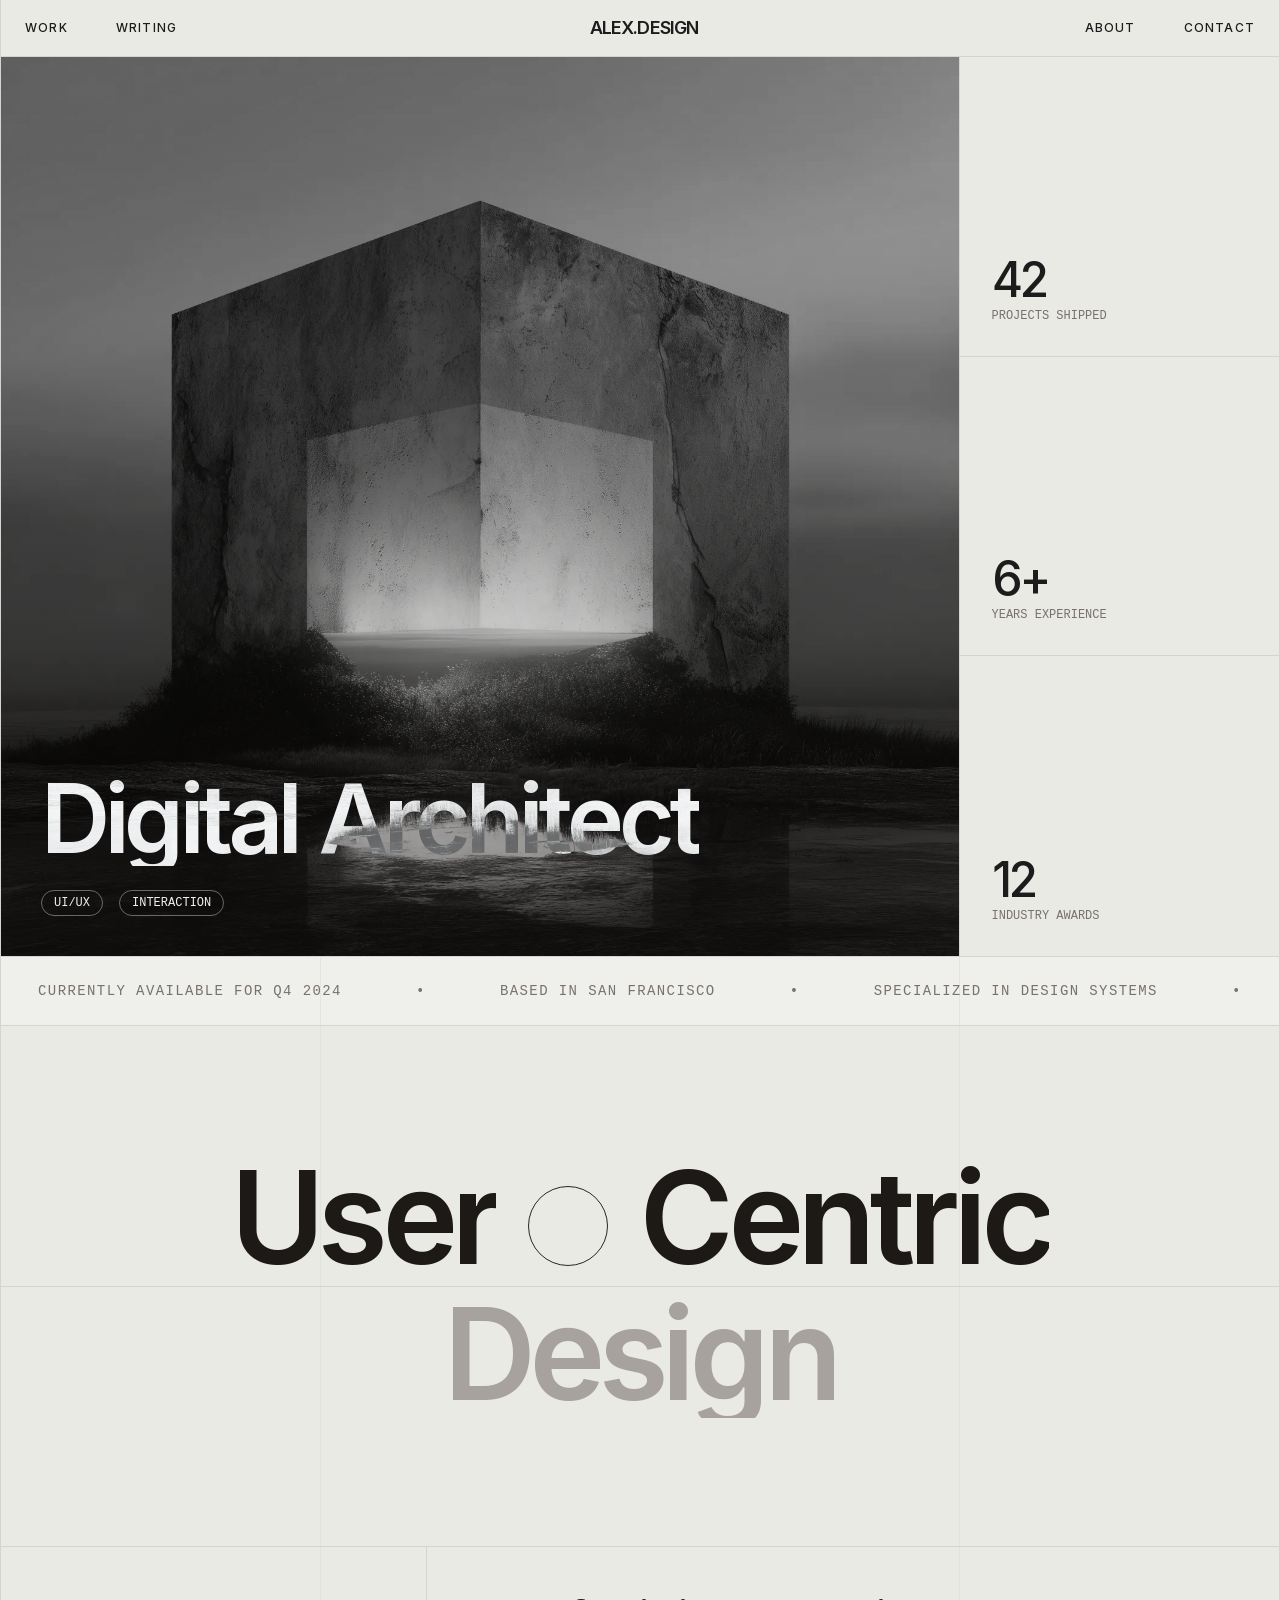
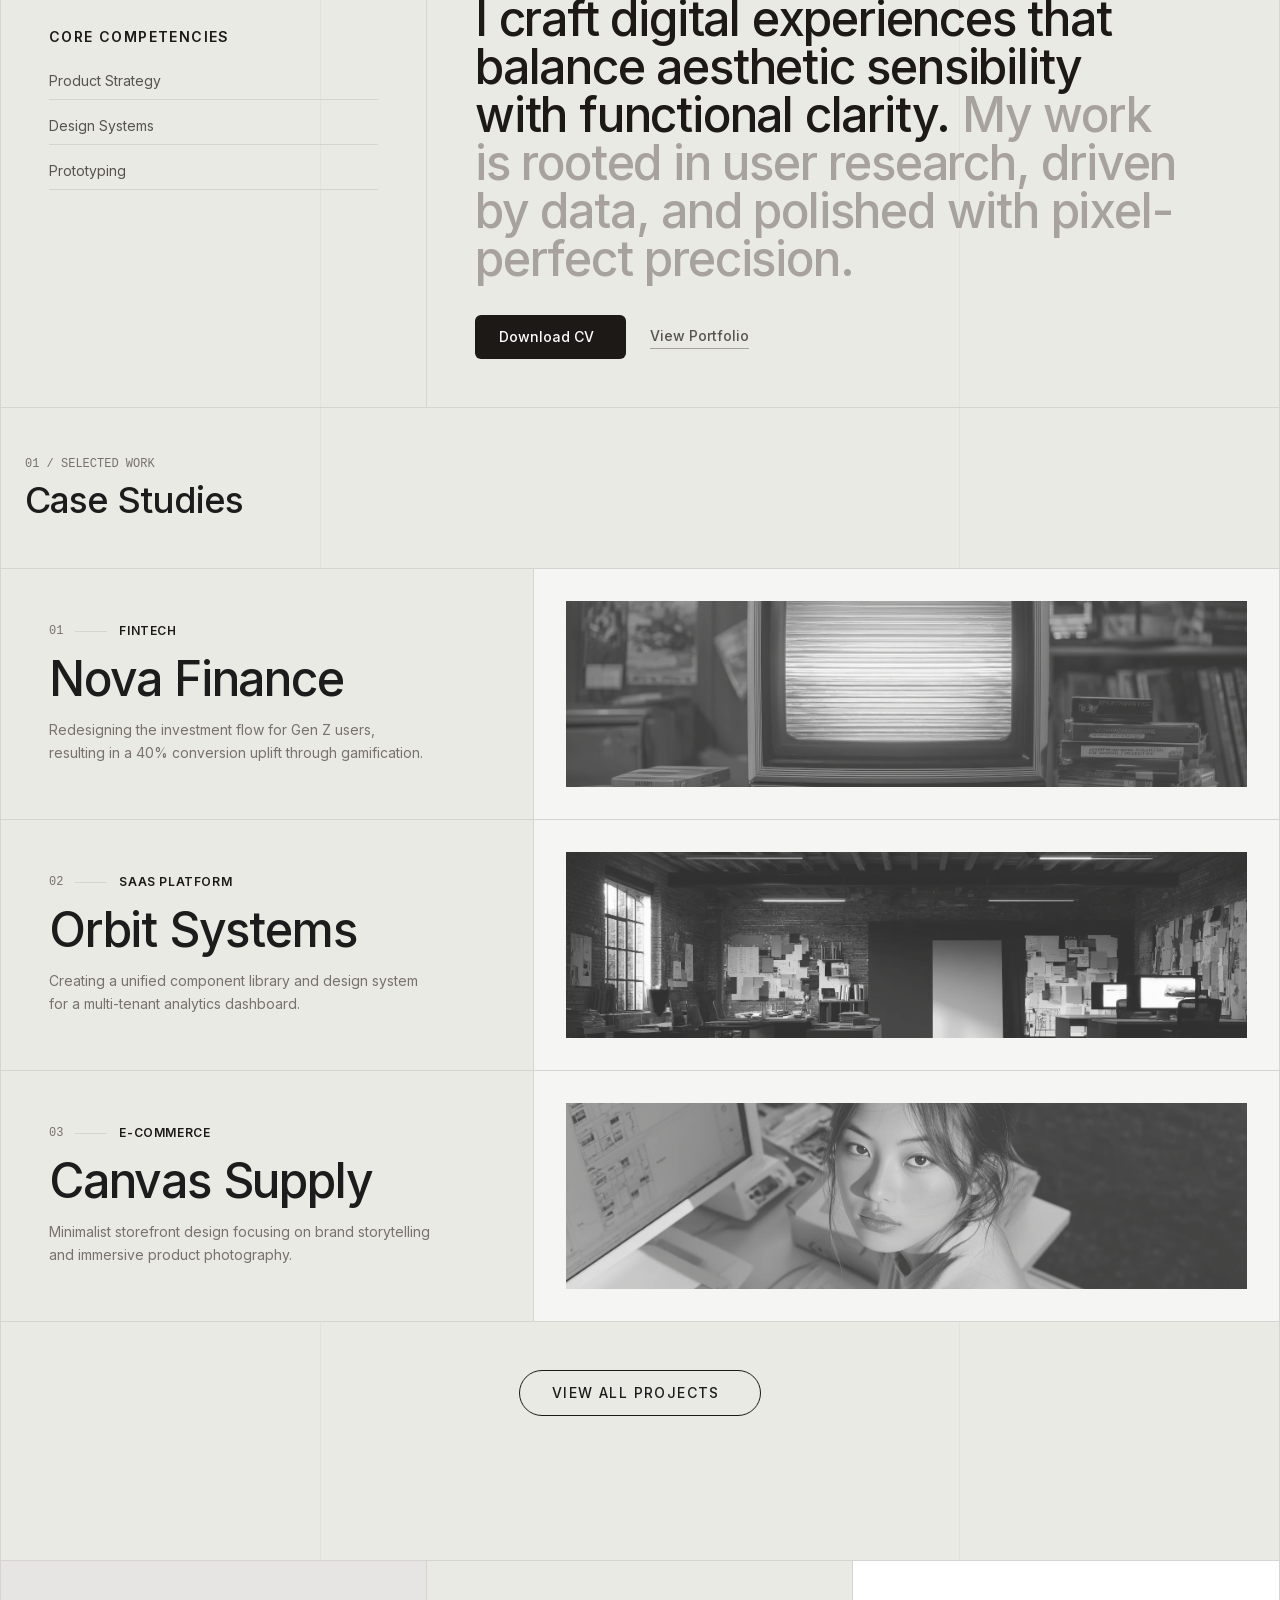
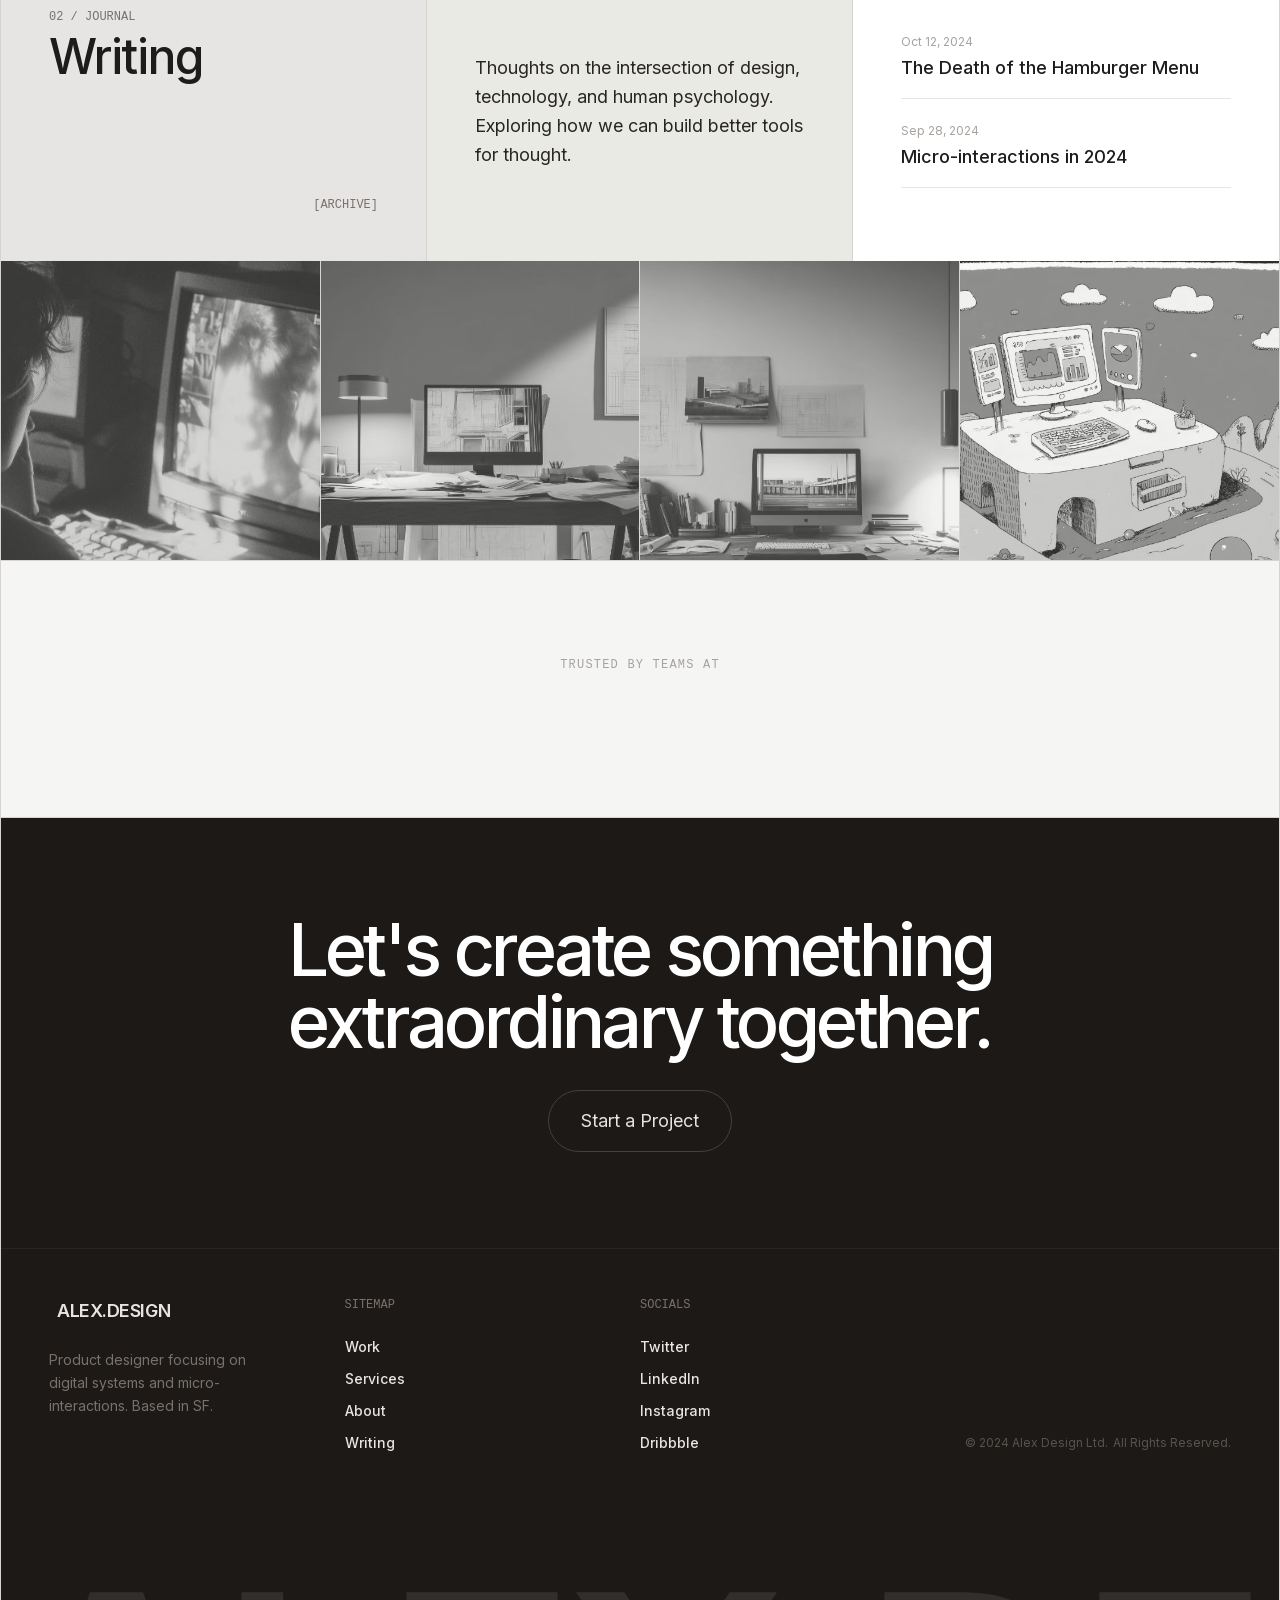
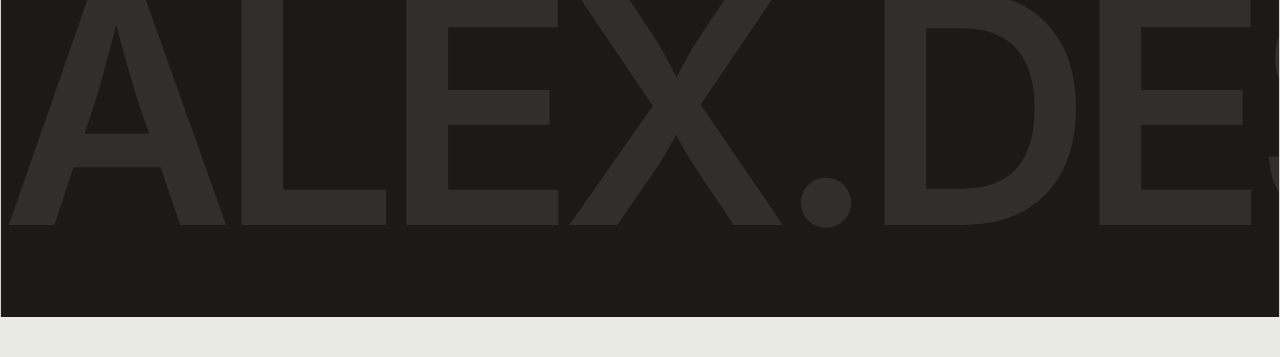
<file: _archive/assets/templates/digital-architect.aura.build/index.html>
<html class="scroll-smooth" lang="en"><head><meta charset="utf-8"/>
<meta content="width=device-width, initial-scale=1.0" name="viewport"/>
<title>Portfolio - Product Designer</title>
<script src="assets/resource_3fa48481346f.js"></script>
<script src="assets/iconify-icon_d39ffc6e4c56.js"></script>
<link href="assets/css2_19fd9cc6b396.css" rel="stylesheet"/>
<style>
body { font-family: 'Inter', sans-serif; background-color: #EAEAE5; color: #1C1C1C; overflow-x: hidden; }
/* Base Reveal Animation (Scroll triggered) */
.reveal { opacity: 0; transform: translateY(2rem); transition: all 1s cubic-bezier(0.16, 1, 0.3, 1); }
.reveal.active { opacity: 1; transform: translateY(0); }
/* Masked Text Reveal (For Hero Title) */
.text-reveal-wrapper { overflow: hidden; display: inline-block; vertical-align: bottom; }
.text-reveal-content {
transform: translateY(110%);
opacity: 0;
transition: transform 1.2s cubic-bezier(0.16, 1, 0.3, 1), opacity 1.2s ease;
display: block;
}
.reveal-active .text-reveal-content { transform: translateY(0); opacity: 1; }
/* Stagger Delays */
.delay-100 { transition-delay: 0.1s; }
.delay-200 { transition-delay: 0.2s; }
.delay-300 { transition-delay: 0.3s; }
.delay-500 { transition-delay: 0.5s; }
.delay-700 { transition-delay: 0.7s; }
/* Carousel Fade & Ken Burns */
.carousel-slide { position: absolute; inset: 0; transition: opacity 1.5s ease-in-out; opacity: 0; overflow: hidden; }
.carousel-slide.active { opacity: 1; }
.carousel-slide img { transform: scale(1); transition: transform 10s ease-out; }
.carousel-slide.active img { transform: scale(1.1); }
/* Marquee Animation */
@keyframes marquee {
0% { transform: translateX(0); }
100% { transform: translateX(-50%); }
}
.animate-marquee { display: inline-block; padding-left: 100%; animation: marquee 30s linear infinite; }
/* Add a clone to the HTML for seamless loop or use padding method */
.marquee-container { display: flex; overflow: hidden; user-select: none; }
.marquee-content { flex-shrink: 0; display: flex; justify-content: space-around; min-width: 100%; animation: scroll 40s linear infinite; }
@keyframes scroll {
from { transform: translateX(0); }
to { transform: translateX(-100%); }
}
/* Nav Load Animation */
.nav-load { opacity: 0; transform: translateY(-10px); transition: all 0.8s ease-out; }
.nav-load.loaded { opacity: 1; transform: translateY(0); }
/* Icon Alignment Fix */
iconify-icon { display: inline-flex; align-items: center; justify-content: center; vertical-align: middle; }
/* Utilities */
.no-scrollbar::-webkit-scrollbar { display: none; }
.parallax-element { will-change: transform; }
</style></head>
<body class="antialiased min-h-screen selection:bg-stone-800 selection:text-white pb-10">
<!-- Main Container -->
<div class="max-w-[1400px] mx-auto border-x border-stone-300 relative bg-[#EAEAE5]">
<!-- Vertical Grid Guide Lines -->
<div class="absolute inset-0 pointer-events-none grid grid-cols-1 md:grid-cols-12 gap-0 z-0 h-full w-full">
<div class="hidden md:block md:col-span-3 border-r border-stone-300/40 h-full"></div>
<div class="hidden md:block md:col-span-6 border-r border-stone-300/40 h-full"></div>
<div class="hidden md:block md:col-span-3 h-full"></div>
</div>
<!-- Navigation -->
<header class="relative z-50 border-b border-stone-300 sticky top-0 bg-[#EAEAE5] nav-load">
<div class="flex justify-between items-center px-4 md:px-6 py-5">
<div class="flex items-center gap-12">
<a class="text-xs font-medium tracking-widest uppercase hover:text-stone-500 transition-colors" href="#">Work</a>
<a class="text-xs font-medium tracking-widest uppercase hidden md:block hover:text-stone-500 transition-colors" href="#">Writing</a>
</div>
<div class="absolute left-1/2 -translate-x-1/2 flex items-center gap-2 group cursor-pointer">
<iconify-icon class="text-xl group-hover:rotate-180 transition-transform duration-700" icon="solar:atom-linear"></iconify-icon>
<span class="font-bold tracking-tighter text-lg">ALEX.DESIGN</span>
</div>
<div class="flex items-center gap-12">
<a class="text-xs font-medium tracking-widest uppercase hidden md:block hover:text-stone-500 transition-colors" href="#">About</a>
<a class="text-xs font-medium tracking-widest uppercase hover:text-stone-500 transition-colors" href="#">Contact</a>
</div>
</div>
</header>
<!-- Hero Section -->
<section class="relative z-10 grid grid-cols-1 md:grid-cols-12 border-b border-stone-300 min-h-[900px]">
<!-- Hero Carousel -->
<div class="col-span-1 md:col-span-9 border-b md:border-b-0 md:border-r border-stone-300 relative group overflow-hidden bg-stone-200">
<div class="w-full h-full relative" id="hero-carousel">
<!-- Slide 1 -->
<div class="carousel-slide active">
<img class="w-full h-full object-cover grayscale contrast-125 parallax-img" data-speed="0.05" src="assets/c7fa69dd-d7fb-48f2-a866-ef3663_f6b789593f38.webp"/>
</div>
<!-- Slide 2 -->
<div class="carousel-slide">
<img class="w-full h-full object-cover grayscale contrast-125 parallax-img" data-speed="0.05" src="assets/6c710de5-9712-4c8e-a7db-59ac54_b647957b5aa5.webp"/>
</div>
<!-- Slide 3 -->
<div class="carousel-slide">
<img class="w-full h-full object-cover grayscale contrast-125 parallax-img" data-speed="0.05" src="assets/62cc53b7-3355-4618-b7fa-3283f6_a6d3415bc434.webp"/>
</div>
</div>
<div class="absolute top-0 left-0 w-full h-full bg-gradient-to-b from-transparent to-stone-900/40 pointer-events-none"></div>
<!-- Hero Text -->
<div class="absolute bottom-6 left-6 md:bottom-10 md:left-10 text-white mix-blend-difference z-20">
<h1 class="text-6xl md:text-8xl font-semibold tracking-tighter leading-none mb-2" id="hero-title">
<span class="text-reveal-wrapper"><span class="text-reveal-content delay-200">Digital</span></span>
<span class="text-reveal-wrapper"><span class="text-reveal-content delay-300">Architect</span></span>
</h1>
<div class="mt-6 flex items-center gap-4 reveal delay-500 hero-badge">
<span class="px-3 py-1 border border-white/40 rounded-full text-xs font-mono uppercase backdrop-blur-md">UI/UX</span>
<span class="px-3 py-1 border border-white/40 rounded-full text-xs font-mono uppercase backdrop-blur-md">Interaction</span>
</div>
</div>
</div>
<!-- Stats Column (Staggered Load) -->
<div class="col-span-1 md:col-span-3 grid grid-rows-3 h-full min-h-[400px]">
<!-- Stat 1 -->
<div class="row-span-1 border-b border-stone-300 p-8 flex flex-col justify-between reveal delay-500 hero-stat group hover:bg-white transition-colors">
<iconify-icon class="text-3xl text-stone-400 group-hover:text-stone-800 transition-colors" icon="solar:layers-minimalistic-linear"></iconify-icon>
<div>
<h2 class="text-5xl font-medium tracking-tighter">42</h2>
<span class="text-xs font-mono text-stone-500 mt-1 block">PROJECTS SHIPPED</span>
</div>
</div>
<!-- Stat 2 -->
<div class="row-span-1 border-b border-stone-300 p-8 flex flex-col justify-between reveal delay-700 hero-stat group hover:bg-white transition-colors">
<iconify-icon class="text-3xl text-stone-400 group-hover:text-stone-800 transition-colors" icon="solar:clock-circle-linear"></iconify-icon>
<div>
<h2 class="text-5xl font-medium tracking-tighter">6+</h2>
<span class="text-xs font-mono text-stone-500 mt-1 block">YEARS EXPERIENCE</span>
</div>
</div>
<!-- Stat 3 -->
<div class="row-span-1 p-8 flex flex-col justify-between reveal delay-700 hero-stat group hover:bg-white transition-colors relative overflow-hidden">
<iconify-icon class="text-3xl text-stone-400 group-hover:text-stone-800 transition-colors" icon="solar:cup-star-linear"></iconify-icon>
<div>
<h2 class="text-5xl font-medium tracking-tighter">12</h2>
<span class="text-xs font-mono text-stone-500 mt-1 block">INDUSTRY AWARDS</span>
</div>
<div class="absolute top-4 right-4 animate-spin-slow">
<iconify-icon class="text-stone-200 text-6xl opacity-0 group-hover:opacity-100 transition-opacity duration-700" icon="solar:star-fall-linear"></iconify-icon>
</div>
</div>
</div>
</section>
<!-- Marquee / Divider -->
<div class="border-b border-stone-300 overflow-hidden py-6 bg-stone-100/50">
<div class="marquee-container">
<div class="marquee-content">
<span class="text-sm font-mono uppercase tracking-widest text-stone-500 mx-8">Currently available for Q4 2024</span>
<span class="text-sm font-mono uppercase tracking-widest text-stone-500 mx-8">•</span>
<span class="text-sm font-mono uppercase tracking-widest text-stone-500 mx-8">Based in San Francisco</span>
<span class="text-sm font-mono uppercase tracking-widest text-stone-500 mx-8">•</span>
<span class="text-sm font-mono uppercase tracking-widest text-stone-500 mx-8">Specialized in Design Systems</span>
<span class="text-sm font-mono uppercase tracking-widest text-stone-500 mx-8">•</span>
</div>
<!-- Duplicate for seamless loop -->
<div class="marquee-content">
<span class="text-sm font-mono uppercase tracking-widest text-stone-500 mx-8">Currently available for Q4 2024</span>
<span class="text-sm font-mono uppercase tracking-widest text-stone-500 mx-8">•</span>
<span class="text-sm font-mono uppercase tracking-widest text-stone-500 mx-8">Based in San Francisco</span>
<span class="text-sm font-mono uppercase tracking-widest text-stone-500 mx-8">•</span>
<span class="text-sm font-mono uppercase tracking-widest text-stone-500 mx-8">Specialized in Design Systems</span>
<span class="text-sm font-mono uppercase tracking-widest text-stone-500 mx-8">•</span>
</div>
</div>
</div>
<!-- Typography Banner -->
<section class="relative z-10 py-32 border-b border-stone-300 overflow-hidden">
<div class="flex flex-col items-center gap-2 reveal">
<div class="flex items-center gap-4 md:gap-8">
<h1 class="text-6xl md:text-8xl lg:text-9xl font-semibold tracking-tighter text-stone-900">
<span class="text-reveal-wrapper"><span class="text-reveal-content text-stone-900">User</span></span>
</h1>
<div class="w-12 h-12 md:w-20 md:h-20 border border-stone-800 rounded-full flex items-center justify-center mt-2 md:mt-4 bg-transparent hover:bg-stone-900 hover:text-white transition-all duration-500">
<iconify-icon class="text-2xl md:text-4xl" icon="solar:arrow-down-linear"></iconify-icon>
</div>
<h1 class="text-6xl md:text-8xl lg:text-9xl font-semibold tracking-tighter text-stone-900">
<span class="text-reveal-wrapper"><span class="text-reveal-content delay-100 text-stone-900">Centric</span></span>
</h1>
</div>
<h1 class="text-6xl md:text-8xl lg:text-9xl font-semibold tracking-tighter text-stone-400">
<span class="text-reveal-wrapper"><span class="text-reveal-content delay-200">Design</span></span>
</h1>
</div>
<div class="absolute top-1/2 left-0 w-full h-px bg-stone-300 -z-10"></div>
<!-- Parallax Decoration -->
<div class="absolute top-10 right-[10%] opacity-20 parallax-element" data-speed="-0.02">
<iconify-icon class="text-9xl" icon="solar:record-circle-linear"></iconify-icon>
</div>
</section>
<!-- Intro / Bio Section -->
<section class="relative z-10 grid grid-cols-1 md:grid-cols-12 border-b border-stone-300">
<!-- Left Meta -->
<div class="col-span-1 md:col-span-4 p-8 md:p-12 flex flex-col justify-between min-h-[400px] border-b md:border-b-0 md:border-r border-stone-300 reveal">
<div class="flex flex-col gap-8">
<iconify-icon class="text-5xl text-stone-800" icon="solar:scanner-linear"></iconify-icon>
<div>
<h3 class="text-sm font-bold uppercase tracking-widest text-stone-900 mb-6">Core Competencies</h3>
<div class="space-y-4">
<div class="flex items-center justify-between border-b border-stone-300 pb-2">
<span class="text-sm text-stone-600">Product Strategy</span>
<iconify-icon class="text-stone-400 text-lg" icon="solar:check-circle-linear"></iconify-icon>
</div>
<div class="flex items-center justify-between border-b border-stone-300 pb-2">
<span class="text-sm text-stone-600">Design Systems</span>
<iconify-icon class="text-stone-400 text-lg" icon="solar:check-circle-linear"></iconify-icon>
</div>
<div class="flex items-center justify-between border-b border-stone-300 pb-2">
<span class="text-sm text-stone-600">Prototyping</span>
<iconify-icon class="text-stone-400 text-lg" icon="solar:check-circle-linear"></iconify-icon>
</div>
</div>
</div>
</div>
</div>
<!-- Right Content -->
<div class="col-span-1 md:col-span-8 p-8 md:p-12 md:pr-24 flex flex-col justify-center reveal delay-100">
<h2 class="text-3xl md:text-5xl font-medium tracking-tight leading-tight text-stone-900 mb-8">
                    I craft digital experiences that balance aesthetic sensibility with functional clarity. 
                    <span class="text-stone-400">My work is rooted in user research, driven by data, and polished with pixel-perfect precision.</span>
</h2>
<div class="flex gap-6 items-center">
<button class="px-6 py-3 bg-stone-900 text-white rounded-md text-sm font-medium hover:bg-stone-700 transition-all flex items-center gap-2 group">
                        Download CV
                        <iconify-icon class="text-lg group-hover:translate-y-1 transition-transform" icon="solar:file-download-linear"></iconify-icon>
</button>
<a class="text-sm font-medium text-stone-600 hover:text-stone-900 border-b border-stone-400 hover:border-stone-900 pb-0.5 transition-colors" href="#work">View Portfolio</a>
</div>
</div>
</section>
<!-- Selected Projects (List View) -->
<section class="relative z-10 py-12" id="work">
<div class="px-4 md:px-6 mb-12 flex justify-between items-end reveal">
<div>
<span class="text-xs font-mono uppercase text-stone-500 mb-2 block">01 / Selected Work</span>
<h3 class="text-4xl font-medium tracking-tight">Case Studies</h3>
</div>
<iconify-icon class="text-3xl text-stone-400" icon="solar:arrow-right-down-linear"></iconify-icon>
</div>
<!-- Project 1 -->
<div class="group border-y border-stone-300 bg-[#EAEAE5] hover:bg-white transition-colors duration-500 cursor-pointer overflow-hidden">
<div class="max-w-[1400px] mx-auto grid grid-cols-1 md:grid-cols-12 min-h-[250px]">
<div class="col-span-1 md:col-span-5 p-8 md:p-12 border-r border-stone-300/0 md:border-stone-300 reveal flex flex-col justify-center">
<div class="flex items-center gap-3 mb-4">
<span class="text-xs font-mono text-stone-500">01</span>
<div class="h-px w-8 bg-stone-300"></div>
<span class="text-xs font-bold uppercase tracking-wider text-stone-900">Fintech</span>
</div>
<h4 class="text-4xl md:text-5xl font-medium tracking-tight mb-4 group-hover:translate-x-2 transition-transform duration-500">Nova Finance</h4>
<p class="text-stone-500 text-sm leading-relaxed max-w-sm">Redesigning the investment flow for Gen Z users, resulting in a 40% conversion uplift through gamification.</p>
</div>
<div class="col-span-7 hidden md:block relative overflow-hidden">
<div class="absolute inset-0 bg-stone-100 flex items-center justify-center p-8">
<img class="w-full h-full object-cover grayscale opacity-80 group-hover:scale-105 group-hover:grayscale-0 transition-all duration-700" src="assets/4b7d31e6-5b45-47eb-9853-96bbb9_bf1aa5f9d2cf.webp"/>
</div>
</div>
</div>
</div>
<!-- Project 2 -->
<div class="group border-b border-stone-300 bg-[#EAEAE5] hover:bg-white transition-colors duration-500 cursor-pointer overflow-hidden">
<div class="max-w-[1400px] mx-auto grid grid-cols-1 md:grid-cols-12 min-h-[250px]">
<div class="col-span-1 md:col-span-5 p-8 md:p-12 border-r border-stone-300/0 md:border-stone-300 reveal flex flex-col justify-center">
<div class="flex items-center gap-3 mb-4">
<span class="text-xs font-mono text-stone-500">02</span>
<div class="h-px w-8 bg-stone-300"></div>
<span class="text-xs font-bold uppercase tracking-wider text-stone-900">SaaS Platform</span>
</div>
<h4 class="text-4xl md:text-5xl font-medium tracking-tight mb-4 group-hover:translate-x-2 transition-transform duration-500">Orbit Systems</h4>
<p class="text-stone-500 text-sm leading-relaxed max-w-sm">Creating a unified component library and design system for a multi-tenant analytics dashboard.</p>
</div>
<div class="col-span-7 hidden md:block relative overflow-hidden">
<div class="absolute inset-0 bg-stone-100 flex items-center justify-center p-8">
<img class="w-full h-full object-cover grayscale opacity-80 group-hover:scale-105 group-hover:grayscale-0 transition-all duration-700" src="assets/5ea5c0e9-3047-467a-9eaf-e49f65_6a6f021d85c6.webp"/>
</div>
</div>
</div>
</div>
<!-- Project 3 -->
<div class="group border-b border-stone-300 bg-[#EAEAE5] hover:bg-white transition-colors duration-500 cursor-pointer overflow-hidden">
<div class="max-w-[1400px] mx-auto grid grid-cols-1 md:grid-cols-12 min-h-[250px]">
<div class="col-span-1 md:col-span-5 p-8 md:p-12 border-r border-stone-300/0 md:border-stone-300 reveal flex flex-col justify-center">
<div class="flex items-center gap-3 mb-4">
<span class="text-xs font-mono text-stone-500">03</span>
<div class="h-px w-8 bg-stone-300"></div>
<span class="text-xs font-bold uppercase tracking-wider text-stone-900">E-Commerce</span>
</div>
<h4 class="text-4xl md:text-5xl font-medium tracking-tight mb-4 group-hover:translate-x-2 transition-transform duration-500">Canvas Supply</h4>
<p class="text-stone-500 text-sm leading-relaxed max-w-sm">Minimalist storefront design focusing on brand storytelling and immersive product photography.</p>
</div>
<div class="col-span-7 hidden md:block relative overflow-hidden">
<div class="absolute inset-0 bg-stone-100 flex items-center justify-center p-8">
<img class="w-full h-full object-cover grayscale opacity-80 group-hover:scale-105 group-hover:grayscale-0 transition-all duration-700" src="assets/ddab06d9-9060-42a5-9052-32121a_7062a2506669.webp"/>
</div>
</div>
</div>
</div>
<div class="flex justify-center mt-12 reveal">
<a class="inline-flex items-center gap-2 text-sm font-medium uppercase tracking-widest border border-stone-900 rounded-full px-8 py-3 hover:bg-stone-900 hover:text-white transition-all" href="#">
                    View All Projects
                    <iconify-icon class="text-lg" icon="solar:arrow-right-linear"></iconify-icon>
</a>
</div>
</section>
<!-- Blog / Writing Section Header -->
<section class="relative z-10 grid grid-cols-1 md:grid-cols-12 border-t border-stone-300 mt-24">
<!-- Title -->
<div class="col-span-1 md:col-span-4 p-8 md:p-12 border-b md:border-b-0 md:border-r border-stone-300 flex flex-col justify-between min-h-[300px] reveal bg-stone-200">
<div>
<span class="text-xs font-mono uppercase text-stone-500 mb-2 block">02 / Journal</span>
<h2 class="text-5xl font-medium tracking-tight">Writing</h2>
</div>
<div class="flex items-end justify-between">
<iconify-icon class="text-5xl text-stone-800" icon="solar:pen-new-square-linear"></iconify-icon>
<span class="text-xs font-mono text-stone-500">[ARCHIVE]</span>
</div>
</div>
<!-- Description -->
<div class="col-span-1 md:col-span-8 grid grid-cols-1 md:grid-cols-2">
<div class="p-8 md:p-12 border-b md:border-b-0 md:border-r border-stone-300 flex items-center reveal delay-100">
<p class="text-lg leading-relaxed text-stone-800">
                        Thoughts on the intersection of design, technology, and human psychology. Exploring how we can build better tools for thought.
                    </p>
</div>
<div class="p-8 md:p-12 flex flex-col justify-center gap-6 reveal delay-200 bg-white">
<a class="group flex items-start justify-between border-b border-stone-200 pb-4" href="#">
<div>
<span class="text-xs text-stone-400 mb-1 block">Oct 12, 2024</span>
<h4 class="text-lg font-medium group-hover:text-stone-600 transition-colors">The Death of the Hamburger Menu</h4>
</div>
<iconify-icon class="text-stone-300 text-xl group-hover:text-stone-900 transition-all" icon="solar:arrow-right-up-linear"></iconify-icon>
</a>
<a class="group flex items-start justify-between border-b border-stone-200 pb-4" href="#">
<div>
<span class="text-xs text-stone-400 mb-1 block">Sep 28, 2024</span>
<h4 class="text-lg font-medium group-hover:text-stone-600 transition-colors">Micro-interactions in 2024</h4>
</div>
<iconify-icon class="text-stone-300 text-xl group-hover:text-stone-900 transition-all" icon="solar:arrow-right-up-linear"></iconify-icon>
</a>
</div>
</div>
</section>
<!-- Image Grid Parallax -->
<section class="relative z-10 grid grid-cols-2 md:grid-cols-4 border-b border-stone-300 h-[300px] overflow-hidden">
<img class="w-full h-[120%] object-cover grayscale opacity-80 border-r border-stone-300 parallax-img" data-speed="0.05" src="assets/ede50f82-0ad0-4579-a4ae-3a9428_fd09ad4bf2a1.jpg"/>
<img class="w-full h-[120%] object-cover grayscale opacity-80 border-r border-stone-300 parallax-img" data-speed="0.08" src="assets/e9d001f3-ebe3-45c2-b556-b53a55_6b8718ffa723.jpg"/>
<img class="w-full h-[120%] object-cover grayscale opacity-80 border-r border-stone-300 parallax-img" data-speed="0.03" src="assets/87e5e02b-a5b6-43ff-b9a4-5e299f_665111a88a86.jpg"/>
<img class="w-full h-[120%] object-cover grayscale opacity-80 parallax-img" data-speed="0.1" src="assets/2700a02e-2471-497e-8ca2-3196fc_50242a508302.webp"/>
</section>
<!-- Client List -->
<section class="relative z-10 border-b border-stone-300 py-24 bg-stone-100">
<div class="text-center mb-12">
<span class="text-xs font-mono uppercase text-stone-400 tracking-widest">Trusted by teams at</span>
</div>
<!-- Simple Icons as Logos -->
<div class="grid grid-cols-2 md:grid-cols-4 gap-12 md:gap-20 px-8 justify-items-center items-center opacity-50 grayscale hover:grayscale-0 transition-all duration-700">
<div class="reveal">
<iconify-icon class="text-stone-900" height="36" icon="simple-icons:airbnb"></iconify-icon>
</div>
<div class="reveal delay-100">
<iconify-icon class="text-stone-900" height="36" icon="simple-icons:spotify"></iconify-icon>
</div>
<div class="reveal delay-200">
<iconify-icon class="text-stone-900" height="36" icon="simple-icons:notion"></iconify-icon>
</div>
<div class="reveal delay-300">
<iconify-icon class="text-stone-900" height="36" icon="simple-icons:linear"></iconify-icon>
</div>
</div>
</section>
<!-- Balanced Footer -->
<footer class="relative z-10 bg-stone-900 text-stone-200 pt-24 pb-12">
<!-- Top CTA Section -->
<div class="px-6 md:px-12 mb-24 text-center">
<div class="reveal">
<h2 class="text-5xl md:text-7xl font-medium tracking-tighter mb-8 text-white">Let's create something<br/>extraordinary together.</h2>
<a class="inline-block border border-stone-700 rounded-full px-8 py-4 text-lg hover:bg-white hover:text-stone-900 transition-all duration-300" href="mailto:hello@alex.design">
                        Start a Project
                    </a>
</div>
</div>
<div class="border-t border-stone-800 w-full mb-12"></div>
<!-- Balanced Grid -->
<div class="grid grid-cols-1 md:grid-cols-12 px-6 md:px-12 gap-12 md:gap-0">
<!-- Column 1: Brand -->
<div class="col-span-1 md:col-span-3">
<div class="flex items-center gap-2 mb-6">
<iconify-icon class="text-xl" icon="solar:atom-linear"></iconify-icon>
<span class="font-bold tracking-tight text-lg">ALEX.DESIGN</span>
</div>
<p class="text-stone-500 text-sm leading-relaxed max-w-[200px]">
                        Product designer focusing on digital systems and micro-interactions. Based in SF.
                    </p>
</div>
<!-- Column 2: Sitemap -->
<div class="col-span-1 md:col-span-3">
<h4 class="text-xs font-mono uppercase text-stone-500 mb-6">Sitemap</h4>
<ul class="space-y-3 text-sm font-medium">
<li><a class="hover:text-white transition-colors" href="#">Work</a></li>
<li><a class="hover:text-white transition-colors" href="#">Services</a></li>
<li><a class="hover:text-white transition-colors" href="#">About</a></li>
<li><a class="hover:text-white transition-colors" href="#">Writing</a></li>
</ul>
</div>
<!-- Column 3: Socials -->
<div class="col-span-1 md:col-span-3">
<h4 class="text-xs font-mono uppercase text-stone-500 mb-6">Socials</h4>
<ul class="space-y-3 text-sm font-medium">
<li><a class="hover:text-white transition-colors flex items-center gap-2" href="#">Twitter <iconify-icon class="text-xs text-stone-600" icon="solar:arrow-right-up-linear"></iconify-icon></a></li>
<li><a class="hover:text-white transition-colors flex items-center gap-2" href="#">LinkedIn <iconify-icon class="text-xs text-stone-600" icon="solar:arrow-right-up-linear"></iconify-icon></a></li>
<li><a class="hover:text-white transition-colors flex items-center gap-2" href="#">Instagram <iconify-icon class="text-xs text-stone-600" icon="solar:arrow-right-up-linear"></iconify-icon></a></li>
<li><a class="hover:text-white transition-colors flex items-center gap-2" href="#">Dribbble <iconify-icon class="text-xs text-stone-600" icon="solar:arrow-right-up-linear"></iconify-icon></a></li>
</ul>
</div>
<!-- Column 4: Meta -->
<div class="col-span-1 md:col-span-3 flex flex-col justify-between h-full">
<div class="text-right hidden md:block">
<iconify-icon class="text-4xl text-stone-800" icon="solar:globe-linear"></iconify-icon>
</div>
<div class="text-left md:text-right mt-4 md:mt-0">
<span class="text-xs text-stone-600">© 2024 Alex Design Ltd.</span>
<span class="text-xs text-stone-600">All Rights Reserved.</span>
</div>
</div>
</div>
<!-- Big Text Footer -->
<div class="mt-24 text-center opacity-10 pointer-events-none select-none overflow-hidden">
<span class="text-[12rem] md:text-[20rem] font-bold leading-none tracking-tighter whitespace-nowrap">ALEX.DESIGN</span>
</div>
</footer>
</div>
<script>
        // Intersection Observer for Reveals
        document.addEventListener('DOMContentLoaded', () => {
            
            // 1. Initial Hero Animations (Triggered on Load)
            setTimeout(() => {
                document.querySelector('header').classList.add('loaded');
            }, 100);

            // Trigger Hero Title Text Reveal
            setTimeout(() => {
                const heroTitle = document.getElementById('hero-title');
                if(heroTitle) heroTitle.classList.add('reveal-active');
            }, 500);

            // Trigger Hero Badge & Stats manually so they don't wait for scroll
            setTimeout(() => {
                document.querySelectorAll('.hero-badge, .hero-stat').forEach(el => {
                    el.classList.add('active');
                });
            }, 500);

            // 2. Scroll Observer for the rest of the page
            const observerOptions = {
                root: null,
                rootMargin: '0px',
                threshold: 0.15
            };

            const observer = new IntersectionObserver((entries) => {
                entries.forEach(entry => {
                    if (entry.isIntersecting) {
                        entry.target.classList.add('active');
                        // Add reveal-active to children if they exist (for text reveals)
                        const textWrappers = entry.target.querySelectorAll('.text-reveal-wrapper');
                        if(textWrappers.length > 0 || entry.target.classList.contains('text-reveal-wrapper')) {
                            entry.target.classList.add('reveal-active');
                        }
                        // Handle internal text reveal wrappers specifically
                        if(entry.target.tagName === 'H1') { // Catch specific typography section headers
                             entry.target.classList.add('reveal-active');
                        }
                    }
                });
            }, observerOptions);

            document.querySelectorAll('.reveal').forEach(el => observer.observe(el));
            // Observe custom text reveal sections
            document.querySelectorAll('h1').forEach(el => {
                if(el.querySelector('.text-reveal-content')) observer.observe(el);
            });

            // 3. Carousel Logic
            const slides = document.querySelectorAll('.carousel-slide');
            let currentSlide = 0;
            
            setInterval(() => {
                slides[currentSlide].classList.remove('active');
                currentSlide = (currentSlide + 1) % slides.length;
                slides[currentSlide].classList.add('active');
            }, 5000);

            // 4. Parallax Logic
            window.addEventListener('scroll', () => {
                const scrolled = window.scrollY;
                document.querySelectorAll('.parallax-img').forEach((el) => {
                    const speed = el.dataset.speed || 0.1;
                    el.style.transform = `translateY(${scrolled * speed}px)`;
                });
                
                document.querySelectorAll('.parallax-element').forEach((el) => {
                    const speed = el.dataset.speed || 0.1;
                    el.style.transform = `translateY(${scrolled * speed}px)`;
                });
            });
        });
    </script>
<script data-img-fallback-handler="">!function(){var f=["https://hoirqrkdgbmvpwutwuwj.supabase.co/storage/v1/object/public/assets/assets/917d6f93-fb36-439a-8c48-884b67b35381_1600w.jpg","https://hoirqrkdgbmvpwutwuwj.supabase.co/storage/v1/object/public/assets/assets/4734259a-bad7-422f-981e-ce01e79184f2_1600w.jpg","https://hoirqrkdgbmvpwutwuwj.supabase.co/storage/v1/object/public/assets/assets/c543a9e1-f226-4ced-80b0-feb8445a75b9_1600w.jpg","https://hoirqrkdgbmvpwutwuwj.supabase.co/storage/v1/object/public/assets/assets/5bab247f-35d9-400d-a82b-fd87cfe913d2_1600w.webp","https://hoirqrkdgbmvpwutwuwj.supabase.co/storage/v1/object/public/assets/assets/30104e3c-5eea-4b93-93e9-5313698a7156_1600w.webp"],h=new Set;function g(s){for(var x=0,i=0;i<s.length;i++)x=(x<<5)-x+s.charCodeAt(i)|0;return f[Math.abs(x)%f.length]}function r(t){var s=t.src;if(s&&!h.has(s)){h.add(s);t.src=g(s)}}window.addEventListener("error",function(e){var t=e.target;if(t&&t.tagName==="IMG")r(t)},!0);function c(){document.querySelectorAll("img").forEach(function(i){if(i.complete&&!i.naturalWidth&&i.src)r(i)})}if(document.readyState==="loading")document.addEventListener("DOMContentLoaded",c);else c()}()</script></body></html>
</file>
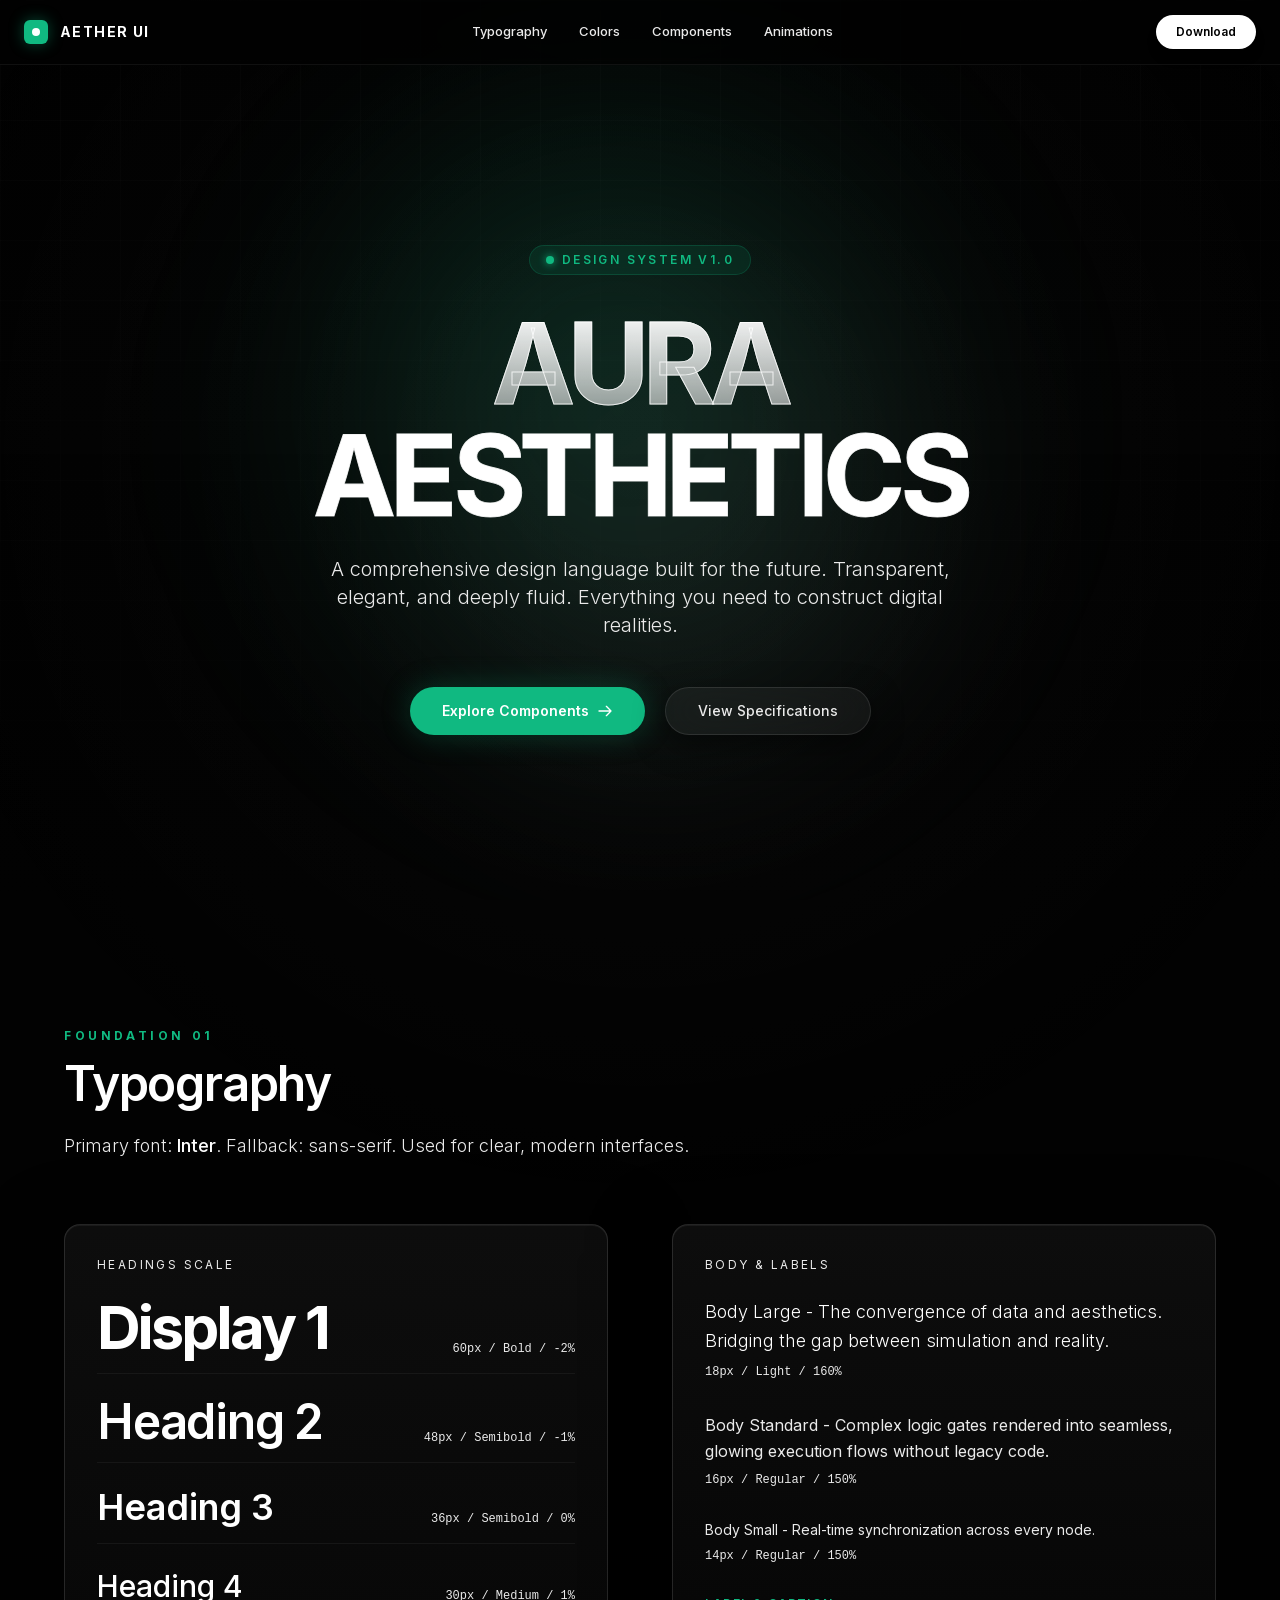
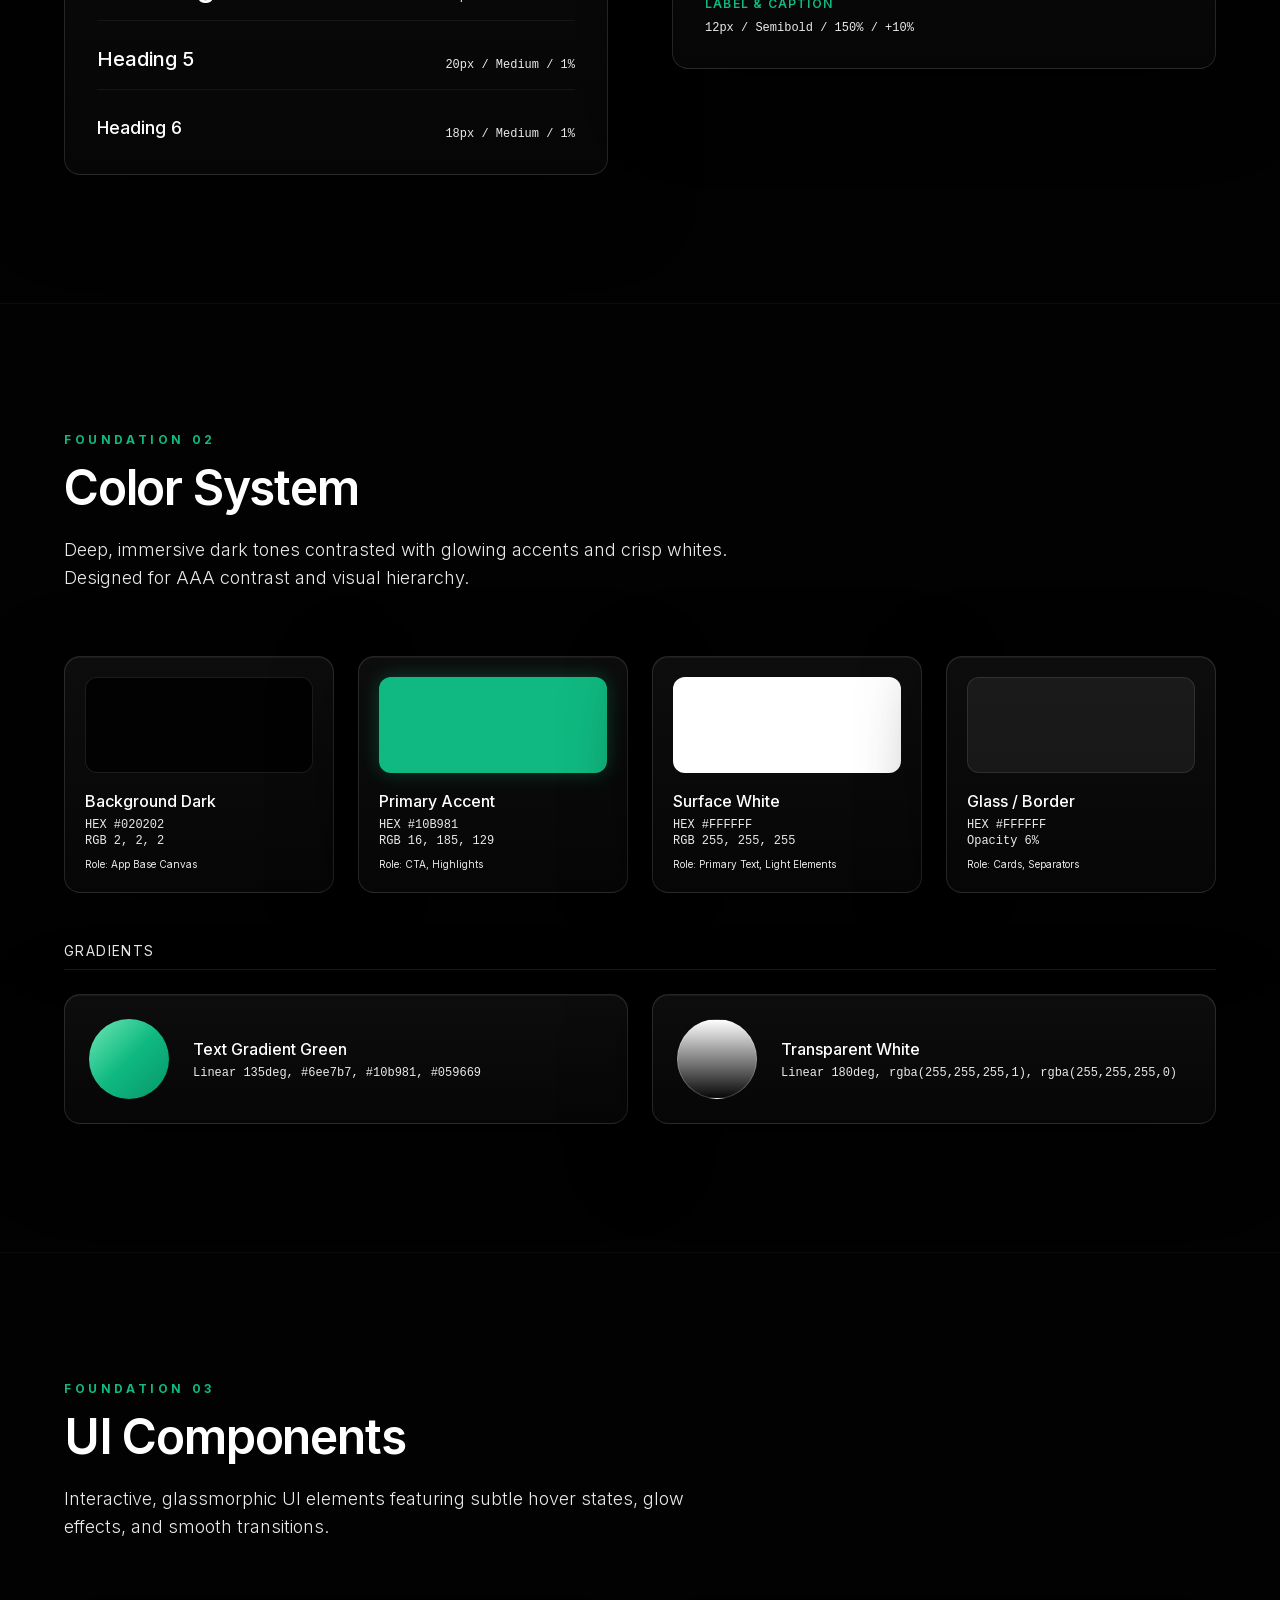
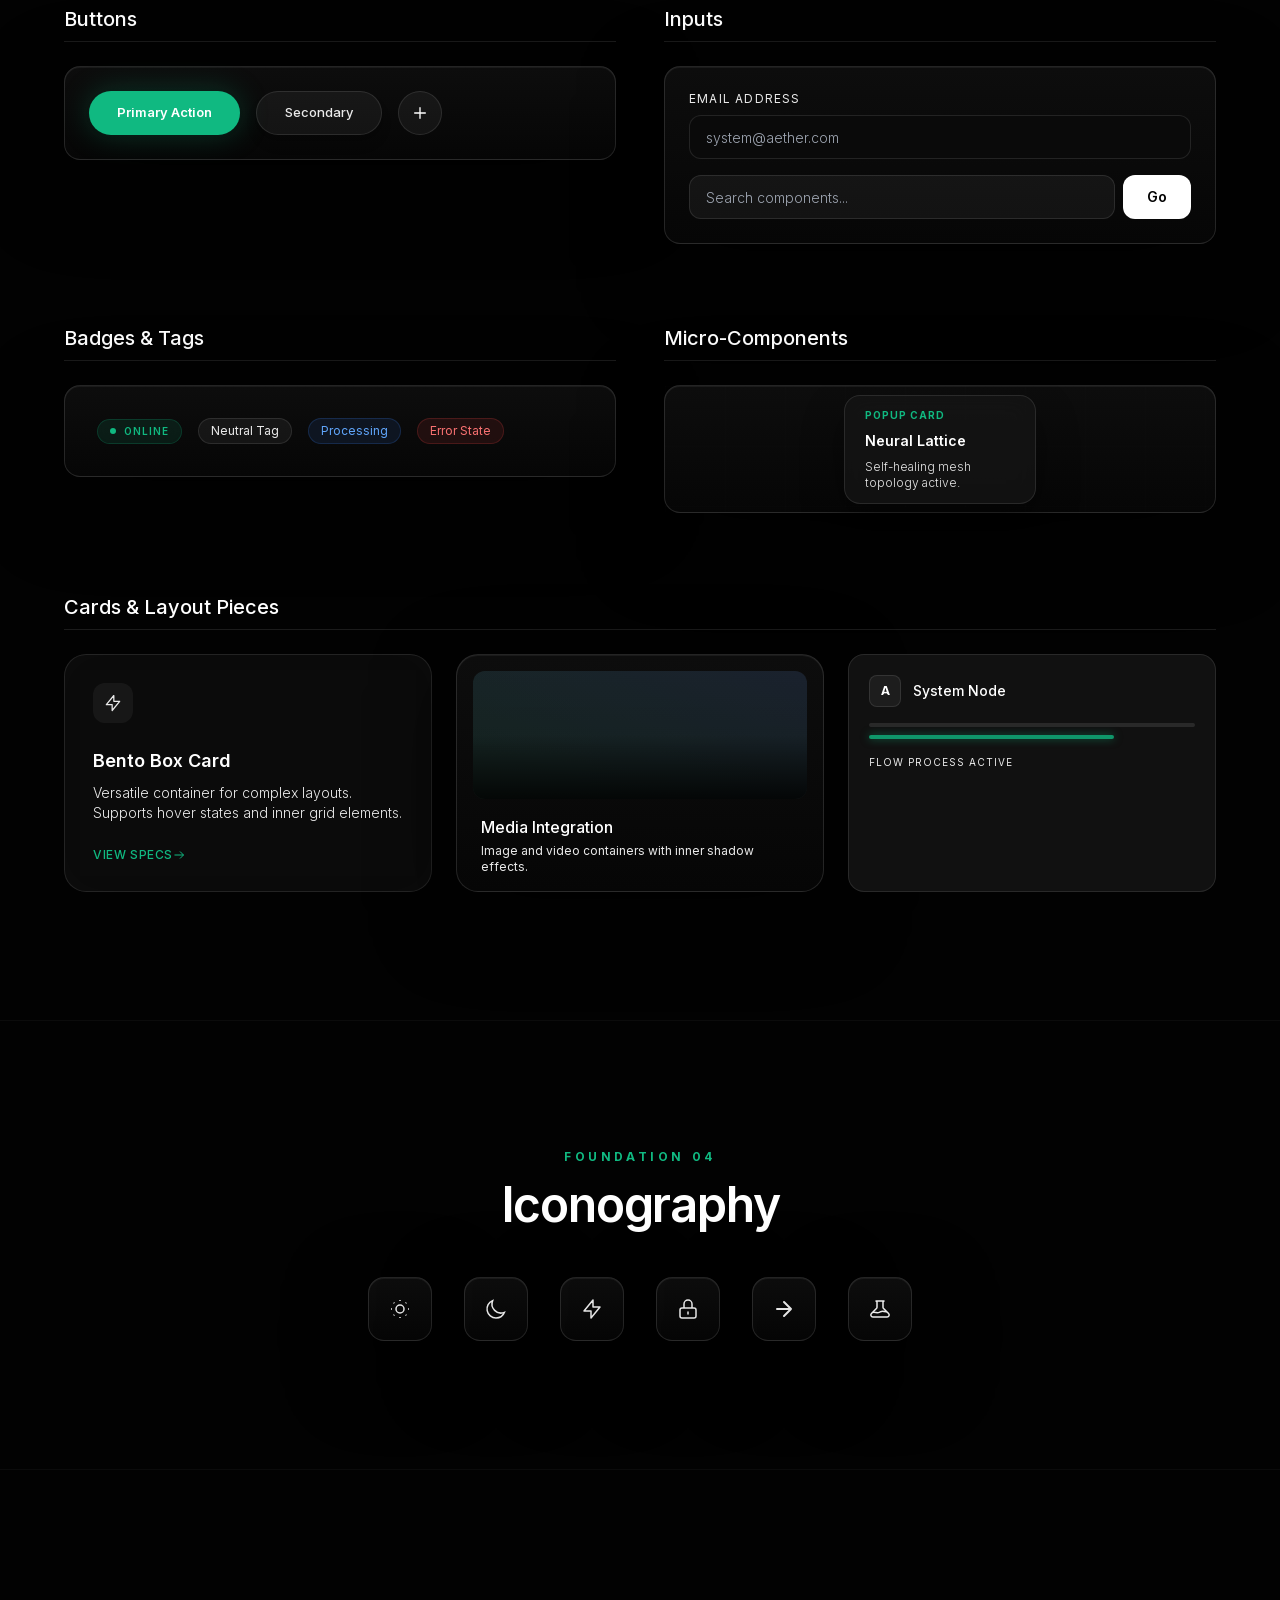
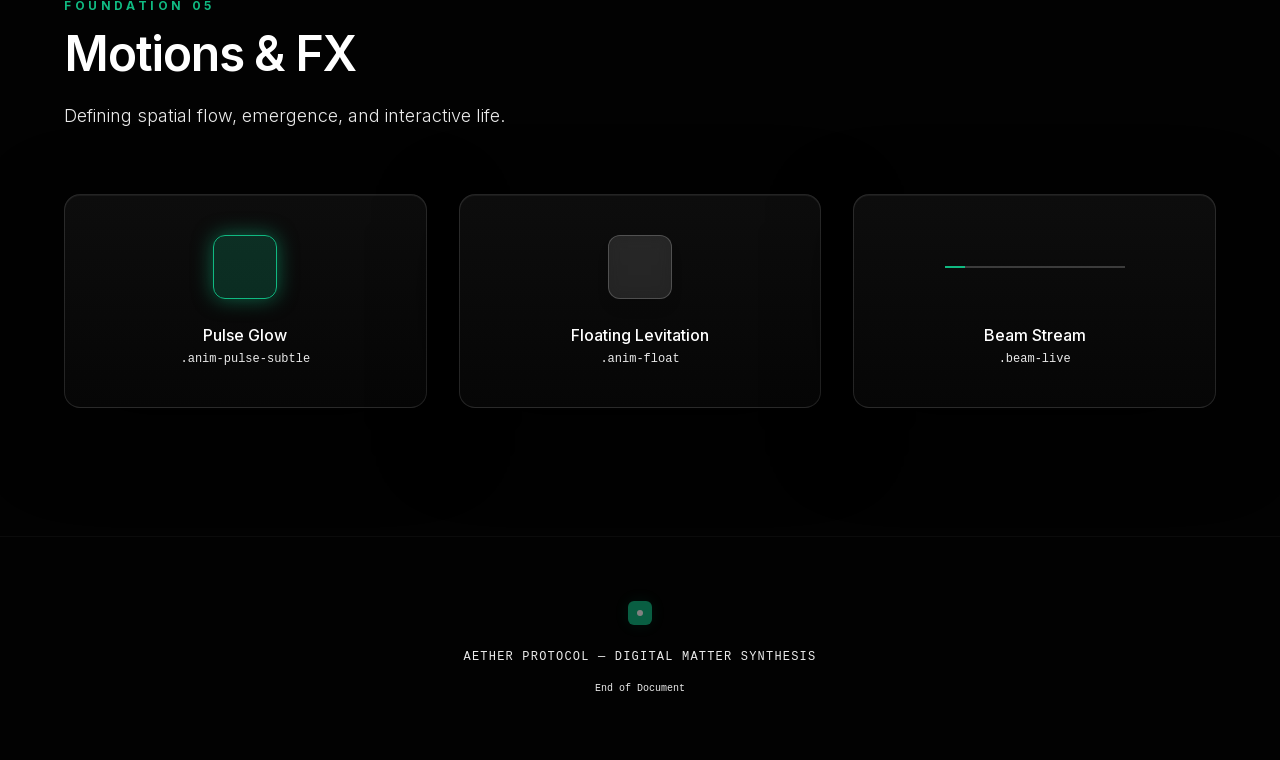
<file: _archive/assets/design_system1.html>
<!DOCTYPE html>
<html class="scroll-smooth dark" lang="en">
<head>
  <meta charset="utf-8"/>
  <meta content="width=device-width, initial-scale=1.0" name="viewport"/>
  <title>Aether Design System</title>
  
  <!-- Tailwind CSS -->
  <script src="templates/aether-technology.aura.build/assets/resource_3fa48481346f.js"></script>
  <!-- Three.js & GSAP -->
  <script src="templates/aether-technology.aura.build/assets/three_1aecfa5aa56f.js"></script>
  <script src="templates/aether-technology.aura.build/assets/gsap_4a57399e4113.js"></script>
  <script src="templates/aether-technology.aura.build/assets/ScrollTrigger_8669edfeb171.js"></script>
  
  <link href="https://fonts.googleapis.com" rel="preconnect"/>
  <link crossorigin="" href="https://fonts.gstatic.com" rel="preconnect"/>
  <link href="templates/aether-technology.aura.build/assets/css2_2832c0ff631d.css" rel="stylesheet"/>
  
  <script>
    tailwind.config = {
      darkMode: "class",
      theme: {
        extend: {
          fontFamily: { sans: ["Inter", "sans-serif"], mono: ["JetBrains Mono", "monospace"] },
          colors: {
            bgDark: "#020202",
            surfaceDark: "#0a0a0a",
            borderDark: "rgba(255, 255, 255, 0.06)",
            textDark: "#EAEAEA",
            bgLight: "#F3F4F6",
            surfaceLight: "#FFFFFF",
            borderLight: "rgba(0, 0, 0, 0.08)",
            textLight: "#1F2937",
            accent: "#10B981",
            accentGlow: "#34D399",
            primary: "#ffffff",
            secondary: "#10b981",
            neutral: "#a3a3a3",
            feedback: "#3b82f6",
            warning: "#f59e0b",
            danger: "#ef4444"
          },
          animation: {
            beam: "beam 3s linear infinite",
            "pulse-slow": "pulse 4s cubic-bezier(0.4, 0, 0.6, 1) infinite",
            "float": "float 6s ease-in-out infinite",
          },
          keyframes: {
            beam: {
              "0%": { strokeDashoffset: "1000" },
              "100%": { strokeDashoffset: "0" },
            },
            float: {
              "0%, 100%": { transform: "translateY(0)" },
              "50%": { transform: "translateY(-10px)" }
            }
          },
        },
      },
    };
  </script>
  
  <style>
    body {
      background-color: #020202;
      color: #eaeaea;
      transition: background-color 0.5s ease, color 0.5s ease;
      overflow-x: hidden;
    }
    
    .glass {
      background: rgba(255, 255, 255, 0.03);
      backdrop-filter: blur(20px);
      -webkit-backdrop-filter: blur(20px);
      border: 1px solid rgba(255, 255, 255, 0.06);
    }
    
    .glass-card {
      background: linear-gradient(180deg, rgba(20,20,20,0.65), rgba(8,8,8,0.75));
      backdrop-filter: blur(18px);
      -webkit-backdrop-filter: blur(18px);
      border: 1px solid rgba(255,255,255,0.12);
      box-shadow: 0 25px 80px rgba(0,0,0,0.75), inset 0 1px 0 rgba(255,255,255,0.06);
      transition: transform 450ms cubic-bezier(0.16,1,0.3,1), border-color 450ms cubic-bezier(0.16,1,0.3,1);
    }
    .glass-card:hover {
      transform: translateY(-4px);
      border-color: rgba(16,185,129,0.4);
    }
    
    .hero-glow {
      position: absolute;
      width: 820px;
      height: 820px;
      border-radius: 9999px;
      pointer-events: none;
      top: 50%;
      left: 50%;
      transform: translate(-50%, -50%);
      filter: blur(70px);
      opacity: 1;
      background: radial-gradient(circle at 45% 40%, rgba(16, 185, 129, 0.18) 0%, rgba(16, 185, 129, 0.06) 38%, transparent 70%),
                  radial-gradient(circle at 55% 60%, rgba(255, 255, 255, 0.06) 0%, transparent 55%);
    }
    
    .bg-grid {
      background-image: linear-gradient(rgba(255, 255, 255, 0.03) 1px, transparent 1px),
                        linear-gradient(90deg, rgba(255, 255, 255, 0.03) 1px, transparent 1px);
      background-size: 60px 60px;
    }
    
    .text-gradient-green {
      background: linear-gradient(135deg, #6ee7b7, #10b981, #059669);
      -webkit-background-clip: text;
      -webkit-text-fill-color: transparent;
    }
    
    .text-transparent-white {
      color: transparent;
      -webkit-text-stroke: 1px rgba(255, 255, 255, 0.8);
      background: linear-gradient(180deg, rgba(255, 255, 255, 1) 0%, rgba(255, 255, 255, 0) 100%);
      -webkit-background-clip: text;
    }

    .reveal {
      opacity: 0;
      transform: translateY(30px);
      transition: all 1s cubic-bezier(0.22, 1, 0.36, 1);
    }
    .reveal.active {
      opacity: 1;
      transform: translateY(0);
    }
    
    .anim-float { animation: float 6s ease-in-out infinite; }
    .anim-pulse-subtle { animation: pulseSubtle 3s ease-in-out infinite; }
    
    @keyframes pulseSubtle {
      0%, 100% { opacity: 1; }
      50% { opacity: 0.6; }
    }
    
    .btn-primary {
      position: relative;
      overflow: hidden;
      box-shadow: 0 0 30px rgba(16,185,129,0.25), 0 1px 3px rgba(0,0,0,0.2);
    }
    .btn-primary::after {
      content: "";
      position: absolute;
      inset: 0;
      background: linear-gradient(135deg, rgba(255, 255, 255, 0.15) 0%, transparent 50%);
      opacity: 0;
      transition: opacity 0.3s ease;
    }
    .btn-primary:hover::after { opacity: 1; }
    
    /* Atmosphere fog */
    .atmosphere-fog {
      position: absolute;
      top: -50%;
      left: -50%;
      width: 200%;
      height: 200%;
      background: radial-gradient(circle at center, rgba(255, 255, 255, 0.03) 0%, transparent 50%);
      animation: fogFlow 20s linear infinite;
      pointer-events: none;
      z-index: -1;
    }
    @keyframes fogFlow {
      0% { transform: rotate(0deg) scale(1); }
      50% { transform: rotate(180deg) scale(1.1); }
      100% { transform: rotate(360deg) scale(1); }
    }
  </style>
</head>
<body class="antialiased selection:bg-accent/30 selection:text-white">

  <!-- Background Layer -->
  <div class="fixed inset-0 bg-grid opacity-50 z-[-2]"></div>
  <div class="fixed inset-0 bg-gradient-to-b from-transparent to-[#020202] z-[-1]"></div>
  <div class="atmosphere-fog"></div>

  <!-- Navigation -->
  <nav class="fixed top-0 w-full z-50 bg-[#020202]/70 backdrop-blur-2xl border-b border-white/[0.06]">
    <div class="max-w-7xl mx-auto px-6 h-16 flex items-center justify-between">
      <div class="flex items-center gap-3">
        <div class="w-6 h-6 bg-accent rounded-md flex items-center justify-center shadow-[0_0_15px_rgba(16,185,129,0.4)]">
          <div class="w-2 h-2 bg-white rounded-full"></div>
        </div>
        <span class="font-bold tracking-widest text-white text-sm uppercase">Aether UI</span>
      </div>
      <div class="hidden md:flex items-center gap-8 text-[13px] font-medium text-neutral-400">
        <a class="hover:text-white transition-colors duration-300" href="#typography">Typography</a>
        <a class="hover:text-white transition-colors duration-300" href="#colors">Colors</a>
        <a class="hover:text-white transition-colors duration-300" href="#components">Components</a>
        <a class="hover:text-white transition-colors duration-300" href="#animations">Animations</a>
      </div>
      <button class="px-5 py-2 text-[12px] font-semibold bg-white text-black rounded-full hover:scale-[1.05] transition-transform shadow-lg">
        Download
      </button>
    </div>
  </nav>

  <!-- Hero Section -->
  <section class="relative min-h-screen flex items-center justify-center pt-20 overflow-hidden">
    <div class="hero-glow"></div>
    <div class="max-w-4xl mx-auto text-center px-6 relative z-10">
      <div class="inline-flex items-center gap-2 px-4 py-1.5 rounded-full border border-accent/20 bg-accent/10 backdrop-blur-md mb-8 reveal active">
        <span class="w-2 h-2 rounded-full bg-accent animate-pulse-slow shadow-[0_0_8px_#10B981]"></span>
        <span class="text-xs font-semibold text-accent uppercase tracking-[0.2em]">Design System v1.0</span>
      </div>
      <h1 class="text-6xl md:text-[7rem] font-bold tracking-tighter mb-6 leading-none reveal active text-transparent-white anim-float">
        AURA<br>
        <span class="text-white">AESTHETICS</span>
      </h1>
      <p class="text-lg md:text-xl text-neutral-400 max-w-2xl mx-auto leading-relaxed font-light reveal active delay-100">
        A comprehensive design language built for the future. Transparent, elegant, and deeply fluid. Everything you need to construct digital realities.
      </p>
      
      <div class="mt-12 flex flex-col sm:flex-row items-center justify-center gap-5 reveal active delay-200">
        <a href="#components" class="btn-primary h-12 px-8 bg-accent hover:bg-accentGlow text-white text-sm font-semibold rounded-full transition-all duration-300 flex items-center justify-center gap-2">
          Explore Components
          <svg class="w-4 h-4" fill="none" stroke="currentColor" viewBox="0 0 24 24"><path stroke-linecap="round" stroke-linejoin="round" stroke-width="2" d="M14 5l7 7m0 0l-7 7m7-7H3"></path></svg>
        </a>
        <a href="#colors" class="h-12 px-8 rounded-full text-sm font-medium flex items-center justify-center transition-all bg-white/5 border border-white/10 text-neutral-200 backdrop-blur-xl hover:bg-white/10 hover:-translate-y-1 shadow-[0_10px_30px_rgba(0,0,0,0.5)]">
          View Specifications
        </a>
      </div>
    </div>
  </section>

  <!-- Typography -->
  <section id="typography" class="py-32 px-6 relative border-b border-white/[0.04]">
    <div class="max-w-6xl mx-auto">
      <div class="mb-16 reveal">
        <p class="text-xs font-bold uppercase tracking-[0.3em] text-accent mb-4">Foundation 01</p>
        <h2 class="text-4xl md:text-5xl font-semibold tracking-tight text-white mb-6">Typography</h2>
        <p class="text-neutral-400 max-w-2xl text-lg font-light">
          Primary font: <span class="text-white font-medium">Inter</span>. Fallback: sans-serif. Used for clear, modern interfaces.
        </p>
      </div>

      <div class="grid grid-cols-1 md:grid-cols-2 gap-16">
        <div class="space-y-10 reveal">
          <div class="glass-card p-8 rounded-2xl">
            <h3 class="text-neutral-500 text-xs uppercase tracking-[0.2em] mb-6">Headings Scale</h3>
            
            <div class="space-y-6">
              <div class="flex items-end justify-between border-b border-white/[0.05] pb-4">
                <h1 class="text-6xl font-bold tracking-tighter text-white">Display 1</h1>
                <span class="text-xs text-neutral-500 font-mono">60px / Bold / -2%</span>
              </div>
              <div class="flex items-end justify-between border-b border-white/[0.05] pb-4">
                <h2 class="text-5xl font-semibold tracking-tight text-white">Heading 2</h2>
                <span class="text-xs text-neutral-500 font-mono">48px / Semibold / -1%</span>
              </div>
              <div class="flex items-end justify-between border-b border-white/[0.05] pb-4">
                <h3 class="text-4xl font-semibold text-white">Heading 3</h3>
                <span class="text-xs text-neutral-500 font-mono">36px / Semibold / 0%</span>
              </div>
              <div class="flex items-end justify-between border-b border-white/[0.05] pb-4">
                <h4 class="text-3xl font-medium text-white">Heading 4</h4>
                <span class="text-xs text-neutral-500 font-mono">30px / Medium / 1%</span>
              </div>
              <div class="flex items-end justify-between border-b border-white/[0.05] pb-4">
                <h5 class="text-xl font-medium text-white">Heading 5</h5>
                <span class="text-xs text-neutral-500 font-mono">20px / Medium / 1%</span>
              </div>
              <div class="flex items-end justify-between">
                <h6 class="text-lg font-medium text-white">Heading 6</h6>
                <span class="text-xs text-neutral-500 font-mono">18px / Medium / 1%</span>
              </div>
            </div>
          </div>
        </div>

        <div class="space-y-10 reveal">
          <div class="glass-card p-8 rounded-2xl">
            <h3 class="text-neutral-500 text-xs uppercase tracking-[0.2em] mb-6">Body & Labels</h3>
            <div class="space-y-8">
              <div>
                <span class="text-white text-lg font-light leading-relaxed block overflow-hidden">Body Large - The convergence of data and aesthetics. Bridging the gap between simulation and reality.</span>
                <span class="text-xs text-neutral-500 font-mono mt-2 block">18px / Light / 160%</span>
              </div>
              <div>
                <span class="text-neutral-300 text-base leading-relaxed block">Body Standard - Complex logic gates rendered into seamless, glowing execution flows without legacy code.</span>
                <span class="text-xs text-neutral-500 font-mono mt-2 block">16px / Regular / 150%</span>
              </div>
              <div>
                <span class="text-neutral-400 text-sm block">Body Small - Real-time synchronization across every node.</span>
                <span class="text-xs text-neutral-500 font-mono mt-2 block">14px / Regular / 150%</span>
              </div>
              <div>
                <span class="text-accent text-xs uppercase tracking-widest font-semibold block">Label & Caption</span>
                <span class="text-xs text-neutral-500 font-mono mt-2 block">12px / Semibold / 150% / +10%</span>
              </div>
            </div>
          </div>
        </div>
      </div>
    </div>
  </section>

  <!-- Colors -->
  <section id="colors" class="py-32 px-6 relative border-b border-white/[0.04]">
    <div class="max-w-6xl mx-auto">
      <div class="mb-16 reveal">
        <p class="text-xs font-bold uppercase tracking-[0.3em] text-accent mb-4">Foundation 02</p>
        <h2 class="text-4xl md:text-5xl font-semibold tracking-tight text-white mb-6">Color System</h2>
        <p class="text-neutral-400 max-w-2xl text-lg font-light">
          Deep, immersive dark tones contrasted with glowing accents and crisp whites. Designed for AAA contrast and visual hierarchy.
        </p>
      </div>

      <div class="grid grid-cols-2 md:grid-cols-4 gap-6 reveal">
        <!-- Color Block -->
        <div class="glass-card p-5 rounded-2xl group">
          <div class="h-24 w-full rounded-xl bg-[#020202] border border-white/10 mb-4 transition-transform group-hover:scale-[1.03]"></div>
          <h4 class="text-white font-medium mb-1">Background Dark</h4>
          <p class="text-xs text-neutral-500 font-mono">HEX #020202</p>
          <p class="text-xs text-neutral-500 font-mono">RGB 2, 2, 2</p>
          <p class="text-[10px] text-neutral-600 mt-2">Role: App Base Canvas</p>
        </div>
        <div class="glass-card p-5 rounded-2xl group">
          <div class="h-24 w-full rounded-xl bg-[#10b981] shadow-[0_0_20px_rgba(16,185,129,0.3)] mb-4 transition-transform group-hover:scale-[1.03]"></div>
          <h4 class="text-white font-medium mb-1">Primary Accent</h4>
          <p class="text-xs text-neutral-500 font-mono">HEX #10B981</p>
          <p class="text-xs text-neutral-500 font-mono">RGB 16, 185, 129</p>
          <p class="text-[10px] text-neutral-600 mt-2">Role: CTA, Highlights</p>
        </div>
        <div class="glass-card p-5 rounded-2xl group">
          <div class="h-24 w-full rounded-xl bg-white mb-4 transition-transform group-hover:scale-[1.03]"></div>
          <h4 class="text-black font-medium mb-1 text-white">Surface White</h4>
          <p class="text-xs text-neutral-500 font-mono">HEX #FFFFFF</p>
          <p class="text-xs text-neutral-500 font-mono">RGB 255, 255, 255</p>
          <p class="text-[10px] text-neutral-600 mt-2">Role: Primary Text, Light Elements</p>
        </div>
        <div class="glass-card p-5 rounded-2xl group">
          <div class="h-24 w-full rounded-xl bg-[rgba(255,255,255,0.06)] border border-white/10 mb-4 transition-transform group-hover:scale-[1.03]"></div>
          <h4 class="text-white font-medium mb-1">Glass / Border</h4>
          <p class="text-xs text-neutral-500 font-mono">HEX #FFFFFF</p>
          <p class="text-xs text-neutral-500 font-mono">Opacity 6%</p>
          <p class="text-[10px] text-neutral-600 mt-2">Role: Cards, Separators</p>
        </div>
      </div>
      
      <!-- Gradients -->
      <div class="mt-12 reveal">
        <h3 class="text-neutral-400 text-sm uppercase tracking-widest mb-6 border-b border-white/10 pb-2">Gradients</h3>
        <div class="grid grid-cols-1 md:grid-cols-2 gap-6">
          <div class="glass-card p-6 rounded-2xl flex items-center gap-6">
            <div class="w-20 h-20 rounded-full bg-gradient-to-br from-[#6ee7b7] via-[#10b981] to-[#059669]"></div>
            <div>
              <h4 class="text-white font-medium">Text Gradient Green</h4>
              <p class="text-xs text-neutral-500 font-mono mt-1">Linear 135deg, #6ee7b7, #10b981, #059669</p>
            </div>
          </div>
          <div class="glass-card p-6 rounded-2xl flex items-center gap-6">
            <div class="w-20 h-20 rounded-full bg-gradient-to-b from-white to-transparent border border-white/20"></div>
            <div>
              <h4 class="text-white font-medium">Transparent White</h4>
              <p class="text-xs text-neutral-500 font-mono mt-1">Linear 180deg, rgba(255,255,255,1), rgba(255,255,255,0)</p>
            </div>
          </div>
        </div>
      </div>
    </div>
  </section>

  <!-- Components -->
  <section id="components" class="py-32 px-6 relative border-b border-white/[0.04] overflow-hidden">
    <div class="max-w-6xl mx-auto">
      <div class="mb-16 reveal">
        <p class="text-xs font-bold uppercase tracking-[0.3em] text-accent mb-4">Foundation 03</p>
        <h2 class="text-4xl md:text-5xl font-semibold tracking-tight text-white mb-6">UI Components</h2>
        <p class="text-neutral-400 max-w-2xl text-lg font-light">
          Interactive, glassmorphic UI elements featuring subtle hover states, glow effects, and smooth transitions.
        </p>
      </div>

      <div class="space-y-20">
        
        <!-- Buttons & Inputs -->
        <div class="grid grid-cols-1 md:grid-cols-2 gap-12 reveal">
          <div class="space-y-6">
            <h3 class="text-xl font-medium text-white border-b border-white/10 pb-2">Buttons</h3>
            <div class="flex flex-wrap gap-4 items-center p-6 glass-card rounded-2xl">
              <button class="btn-primary h-11 px-7 bg-accent hover:bg-accentGlow text-white text-[13px] font-semibold rounded-full transition-all duration-300">
                Primary Action 
              </button>
              <button class="h-11 px-7 rounded-full text-[13px] font-medium transition-all duration-300 bg-white/5 border border-white/10 text-neutral-200 hover:bg-white/10 hover:-translate-y-[1px] shadow-lg">
                Secondary
              </button>
              <button class="w-11 h-11 rounded-full bg-white/5 border border-white/10 flex items-center justify-center text-white hover:bg-white/10 transition-colors">
                <svg class="w-4 h-4" fill="none" stroke="currentColor" viewBox="0 0 24 24"><path d="M12 4v16m8-8H4" stroke-width="2" stroke-linecap="round"/></svg>
              </button>
            </div>
          </div>
          
          <div class="space-y-6">
            <h3 class="text-xl font-medium text-white border-b border-white/10 pb-2">Inputs</h3>
            <div class="p-6 glass-card rounded-2xl space-y-4">
              <div>
                <label class="block text-xs uppercase tracking-widest text-neutral-500 mb-2">Email Address</label>
                <input type="email" placeholder="system@aether.com" class="w-full h-11 px-4 bg-[#0a0a0a] border border-white/10 rounded-xl text-white outline-none focus:border-accent/50 focus:ring-1 focus:ring-accent/50 transition-all font-light text-sm">
              </div>
              <div class="flex gap-2">
                <input type="text" placeholder="Search components..." class="flex-1 h-11 px-4 bg-white/5 border border-white/10 rounded-xl text-white outline-none focus:bg-white/10 transition-all font-light text-sm">
                <button class="h-11 px-6 rounded-xl bg-white text-black text-sm font-semibold hover:bg-neutral-200 transition-colors">Go</button>
              </div>
            </div>
          </div>
        </div>

        <!-- Badges & Tooltips -->
        <div class="grid grid-cols-1 md:grid-cols-2 gap-12 reveal">
          <div class="space-y-6">
            <h3 class="text-xl font-medium text-white border-b border-white/10 pb-2">Badges & Tags</h3>
            <div class="flex flex-wrap gap-4 items-center p-8 glass-card rounded-2xl">
              <span class="inline-flex items-center gap-2 px-3 py-1 rounded-full border border-accent/20 bg-accent/10 backdrop-blur-sm">
                <span class="w-1.5 h-1.5 rounded-full bg-accent animate-pulse-slow"></span>
                <span class="text-[10px] font-semibold text-accent uppercase tracking-[0.1em]">Online</span>
              </span>
              <span class="px-3 py-1 rounded-full border border-white/10 bg-white/5 text-xs text-neutral-300">
                Neutral Tag
              </span>
              <span class="px-3 py-1 rounded-full border border-blue-500/20 bg-blue-500/10 text-xs text-blue-400">
                Processing
              </span>
              <span class="px-3 py-1 rounded-full border border-red-500/20 bg-red-500/10 text-xs text-red-400">
                Error State
              </span>
            </div>
          </div>

          <div class="space-y-6">
            <h3 class="text-xl font-medium text-white border-b border-white/10 pb-2">Micro-Components</h3>
            <div class="relative h-32 p-6 glass-card rounded-2xl flex items-center justify-center">
              <div class="absolute inset-0 bg-grid opacity-20"></div>
              
              <!-- Popover component from template -->
              <div class="relative z-10 bg-[rgba(20,20,20,0.8)] border border-white/10 shadow-[0_20px_40px_rgba(0,0,0,0.4)] backdrop-blur-md px-5 py-3 rounded-2xl anim-float flex flex-col gap-1 w-48">
                <div class="text-[10px] font-bold uppercase tracking-widest text-accent mb-1">Popup Card</div>
                <div class="text-sm font-semibold text-white">Neural Lattice</div>
                <div class="text-xs text-neutral-400 font-light mt-1">Self-healing mesh topology active.</div>
              </div>
              
            </div>
          </div>
        </div>
        
        <!-- Cards & Modals -->
        <div class="space-y-6 reveal">
          <h3 class="text-xl font-medium text-white border-b border-white/10 pb-2">Cards & Layout Pieces</h3>
          <div class="grid grid-cols-1 md:grid-cols-3 gap-6">
            <!-- Bento Card 1 -->
            <article class="p-7 rounded-[22px] border border-white/10 bg-white/[0.04] backdrop-blur-xl hover:border-accent/40 transition-colors group">
              <div class="w-10 h-10 rounded-xl bg-white/5 flex items-center justify-center mb-6 group-hover:bg-accent/20 transition-colors">
                <svg class="w-5 h-5 text-neutral-400 group-hover:text-accent" fill="none" stroke="currentColor" viewBox="0 0 24 24"><path d="M13 10V3L4 14h7v7l9-11h-7z" stroke-width="1.5" stroke-linejoin="round" stroke-linecap="round"/></svg>
              </div>
              <h4 class="text-lg font-semibold text-white mb-2">Bento Box Card</h4>
              <p class="text-sm text-neutral-400 mb-6 font-light">Versatile container for complex layouts. Supports hover states and inner grid elements.</p>
              <div class="mt-auto flex items-center text-xs text-accent font-medium uppercase tracking-wider group-hover:gap-2 transition-all cursor-pointer">
                <span>View Specs</span> <svg class="w-3 h-3" fill="none" stroke="currentColor" viewBox="0 0 24 24"><path d="M14 5l7 7m0 0l-7 7m7-7H3" stroke-width="2"/></svg>
              </div>
            </article>

            <!-- Media Card -->
            <article class="p-4 rounded-[22px] glass-card overflow-hidden group">
              <div class="w-full h-32 rounded-xl bg-white/5 relative overflow-hidden mb-4">
                <div class="absolute inset-0 bg-gradient-to-tr from-accent/20 to-blue-500/20 mix-blend-overlay"></div>
                <div class="absolute inset-x-0 bottom-0 h-1/2 bg-gradient-to-t from-black/80 to-transparent"></div>
              </div>
              <h4 class="text-base font-medium text-white px-2">Media Integration</h4>
              <p class="text-xs text-neutral-500 px-2 mt-1">Image and video containers with inner shadow effects.</p>
            </article>

            <!-- System Node Card -->
            <article class="p-5 rounded-2xl bg-[#111] border border-white/10 relative overflow-hidden group hover:-translate-y-1 transition-transform">
              <div class="flex items-center gap-3 mb-4">
                <span class="w-8 h-8 bg-white/5 border border-white/10 text-white rounded-lg flex items-center justify-center font-bold text-xs">A</span>
                <span class="font-medium text-white text-sm">System Node</span>
              </div>
              <div class="space-y-2 mb-4">
                <div class="h-1 bg-white/10 rounded-full w-full"></div>
                <div class="h-1 bg-accent/80 rounded-full w-3/4 shadow-[0_0_8px_rgba(16,185,129,0.5)]"></div>
              </div>
              <p class="text-[10px] text-neutral-500 uppercase tracking-widest block">Flow Process active</p>
            </article>
          </div>
        </div>

      </div>
    </div>
  </section>

  <!-- Icons -->
  <section id="icons" class="py-32 px-6 relative border-b border-white/[0.04]">
    <div class="max-w-6xl mx-auto text-center reveal">
      <p class="text-xs font-bold uppercase tracking-[0.3em] text-accent mb-4">Foundation 04</p>
      <h2 class="text-4xl md:text-5xl font-semibold tracking-tight text-white mb-12">Iconography</h2>
      
      <div class="flex flex-wrap justify-center gap-8">
        <div class="w-16 h-16 rounded-2xl glass-card flex items-center justify-center hover:bg-white/5 transition-colors group">
          <svg class="w-6 h-6 text-neutral-300 group-hover:text-accent transition-colors" fill="none" stroke="currentColor" viewBox="0 0 24 24"><path d="M12 3v1m0 16v1m9-9h-1M4 12H3m15.364 6.364l-.707-.707M6.343 6.343l-.707-.707m12.728 0l-.707.707M6.343 17.657l-.707.707M16 12a4 4 0 11-8 0 4 4 0 018 0z" stroke-width="1.5"/></svg>
        </div>
        <div class="w-16 h-16 rounded-2xl glass-card flex items-center justify-center hover:bg-white/5 transition-colors group">
          <svg class="w-6 h-6 text-neutral-300 group-hover:text-white transition-colors" fill="none" stroke="currentColor" viewBox="0 0 24 24"><path d="M20.354 15.354A9 9 0 018.646 3.646 9.003 9.003 0 0012 21a9.003 9.003 0 008.354-5.646z" stroke-width="1.5"/></svg>
        </div>
        <div class="w-16 h-16 rounded-2xl glass-card flex items-center justify-center hover:bg-white/5 transition-colors group">
          <svg class="w-6 h-6 text-neutral-300 group-hover:text-accent transition-colors" fill="none" stroke="currentColor" viewBox="0 0 24 24"><path d="M13 10V3L4 14h7v7l9-11h-7z" stroke-width="1.5" stroke-linejoin="round" stroke-linecap="round"/></svg>
        </div>
        <div class="w-16 h-16 rounded-2xl glass-card flex items-center justify-center hover:bg-white/5 transition-colors group">
          <svg class="w-6 h-6 text-neutral-300 group-hover:text-white transition-colors" fill="none" stroke="currentColor" viewBox="0 0 24 24"><path d="M12 15v2m-6 4h12a2 2 0 002-2v-6a2 2 0 00-2-2H6a2 2 0 00-2 2v6a2 2 0 002 2zm10-10V7a4 4 0 00-8 0v4h8z" stroke-width="1.5" stroke-linejoin="round" stroke-linecap="round"/></svg>
        </div>
        <div class="w-16 h-16 rounded-2xl glass-card flex items-center justify-center hover:bg-white/5 transition-colors group">
          <svg class="w-6 h-6 text-neutral-300 group-hover:text-accent transition-colors" fill="none" stroke="currentColor" viewBox="0 0 24 24"><path d="M5 12h14M12 5l7 7-7 7" stroke-width="2" stroke-linejoin="round" stroke-linecap="round"/></svg>
        </div>
        <div class="w-16 h-16 rounded-2xl glass-card flex items-center justify-center hover:bg-white/5 transition-colors group">
          <svg class="w-6 h-6 text-neutral-300 group-hover:text-white transition-colors" fill="none" stroke="currentColor" viewBox="0 0 24 24"><path d="M19.428 15.428a2 2 0 00-1.022-.547l-2.384-.477a6 6 0 00-3.86.517l-.318.158a6 6 0 01-3.86.517L6.05 15.21a2 2 0 00-1.806.547M8 4h8l-1 1v5.172a2 2 0 00.586 1.414l5 5c1.26 1.26.367 3.414-1.415 3.414H4.828c-1.782 0-2.674-2.154-1.414-3.414l5-5A2 2 0 009 10.172V5L8 4z" stroke-width="1.5" stroke-linejoin="round" stroke-linecap="round"/></svg>
        </div>
      </div>
    </div>
  </section>

  <!-- Animations -->
  <section id="animations" class="py-32 px-6 relative border-b border-white/[0.04]">
    <div class="max-w-6xl mx-auto">
      <div class="mb-16 reveal">
        <p class="text-xs font-bold uppercase tracking-[0.3em] text-accent mb-4">Foundation 05</p>
        <h2 class="text-4xl md:text-5xl font-semibold tracking-tight text-white mb-6">Motions & FX</h2>
        <p class="text-neutral-400 max-w-2xl text-lg font-light">
          Defining spatial flow, emergence, and interactive life.
        </p>
      </div>

      <div class="grid grid-cols-1 md:grid-cols-3 gap-8 text-center">
        <div class="flex flex-col items-center gap-6 glass-card p-10 rounded-2xl reveal">
           <div class="w-16 h-16 box bg-accent/20 border border-accent rounded-xl shadow-[0_0_20px_rgba(16,185,129,0.5)] anim-pulse-subtle"></div>
           <div>
             <h4 class="text-white font-medium mb-1">Pulse Glow</h4>
             <p class="text-xs text-neutral-500 font-mono">.anim-pulse-subtle</p>
           </div>
        </div>
        <div class="flex flex-col items-center gap-6 glass-card p-10 rounded-2xl reveal" style="transition-delay: 150ms;">
           <div class="w-16 h-16 box bg-white/10 border border-white/20 rounded-xl anim-float shadow-lg backdrop-blur"></div>
           <div>
             <h4 class="text-white font-medium mb-1">Floating Levitation</h4>
             <p class="text-xs text-neutral-500 font-mono">.anim-float</p>
           </div>
        </div>
        <div class="flex flex-col items-center gap-6 glass-card p-10 rounded-2xl reveal" style="transition-delay: 300ms;">
           <!-- Simulate a line beam -->
           <div class="w-full h-16 flex items-center justify-center">
             <svg width="200" height="40" viewBox="0 0 200 40">
               <path d="M10,20 L190,20" class="stroke-white/20" stroke-width="2" fill="none"></path>
               <path d="M10,20 L190,20" class="stroke-accent" stroke-width="2" fill="none" stroke-dasharray="20 180" style="animation: beam 2s linear infinite;"></path>
             </svg>
           </div>
           <div>
             <h4 class="text-white font-medium mb-1">Beam Stream</h4>
             <p class="text-xs text-neutral-500 font-mono">.beam-live</p>
           </div>
        </div>
      </div>
    </div>
  </section>

  <!-- Footer -->
  <footer class="py-16 text-center reveal">
    <div class="w-6 h-6 bg-accent rounded-md mx-auto mb-6 flex items-center justify-center opacity-50 shadow-[0_0_15px_rgba(16,185,129,0.2)]">
      <div class="w-1.5 h-1.5 bg-white rounded-full"></div>
    </div>
    <p class="text-xs text-neutral-600 font-mono uppercase tracking-widest">Aether Protocol — Digital Matter Synthesis</p>
    <div class="mt-4 text-[10px] text-neutral-700 font-mono">End of Document</div>
  </footer>

  <script>
    // Reveal Observer for scroll animations
    document.addEventListener("DOMContentLoaded", () => {
      const observerOptions = {
        root: null,
        rootMargin: '0px',
        threshold: 0.1
      };
      
      const observer = new IntersectionObserver((entries, observer) => {
        entries.forEach(entry => {
          if (entry.isIntersecting) {
            entry.target.classList.add('active');
            observer.unobserve(entry.target);
          }
        });
      }, observerOptions);
      
      const elementsToReveal = document.querySelectorAll('.reveal');
      elementsToReveal.forEach(el => observer.observe(el));
    });
  </script>
</body>
</html>
</file>
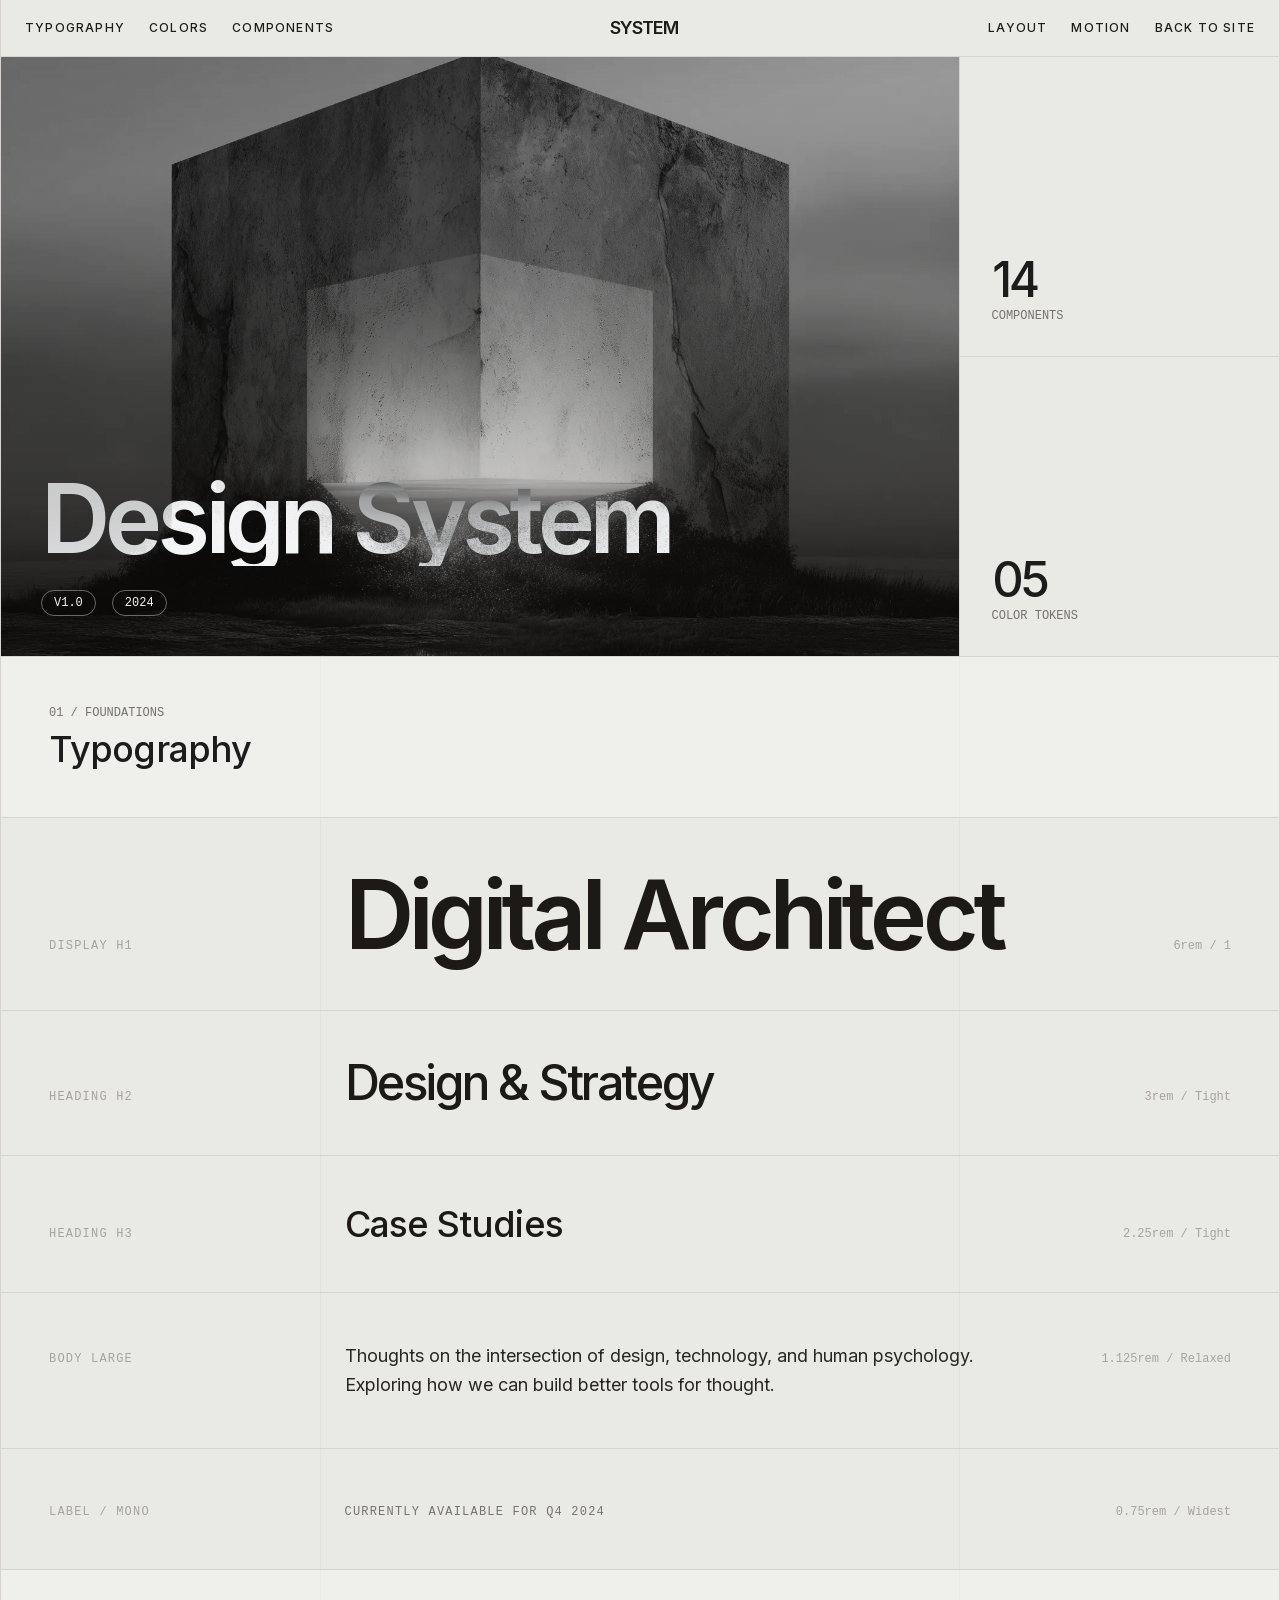
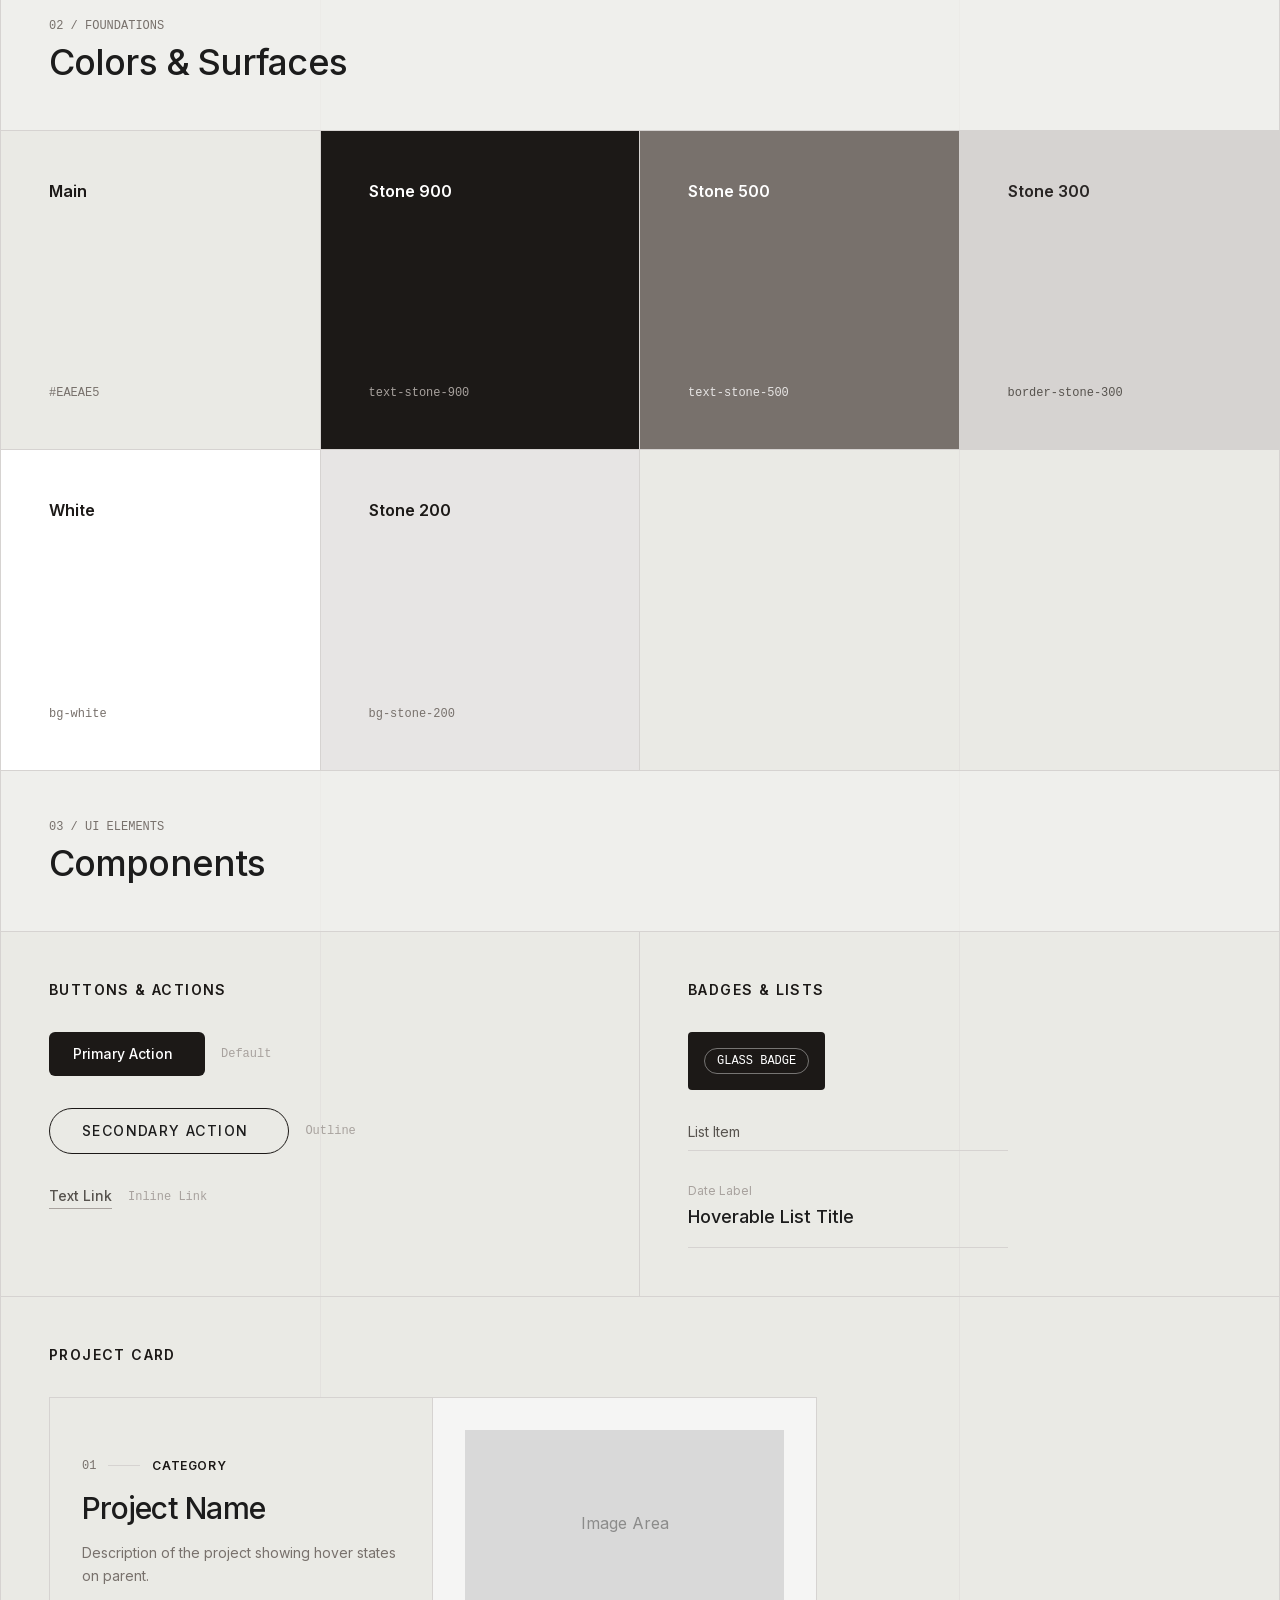
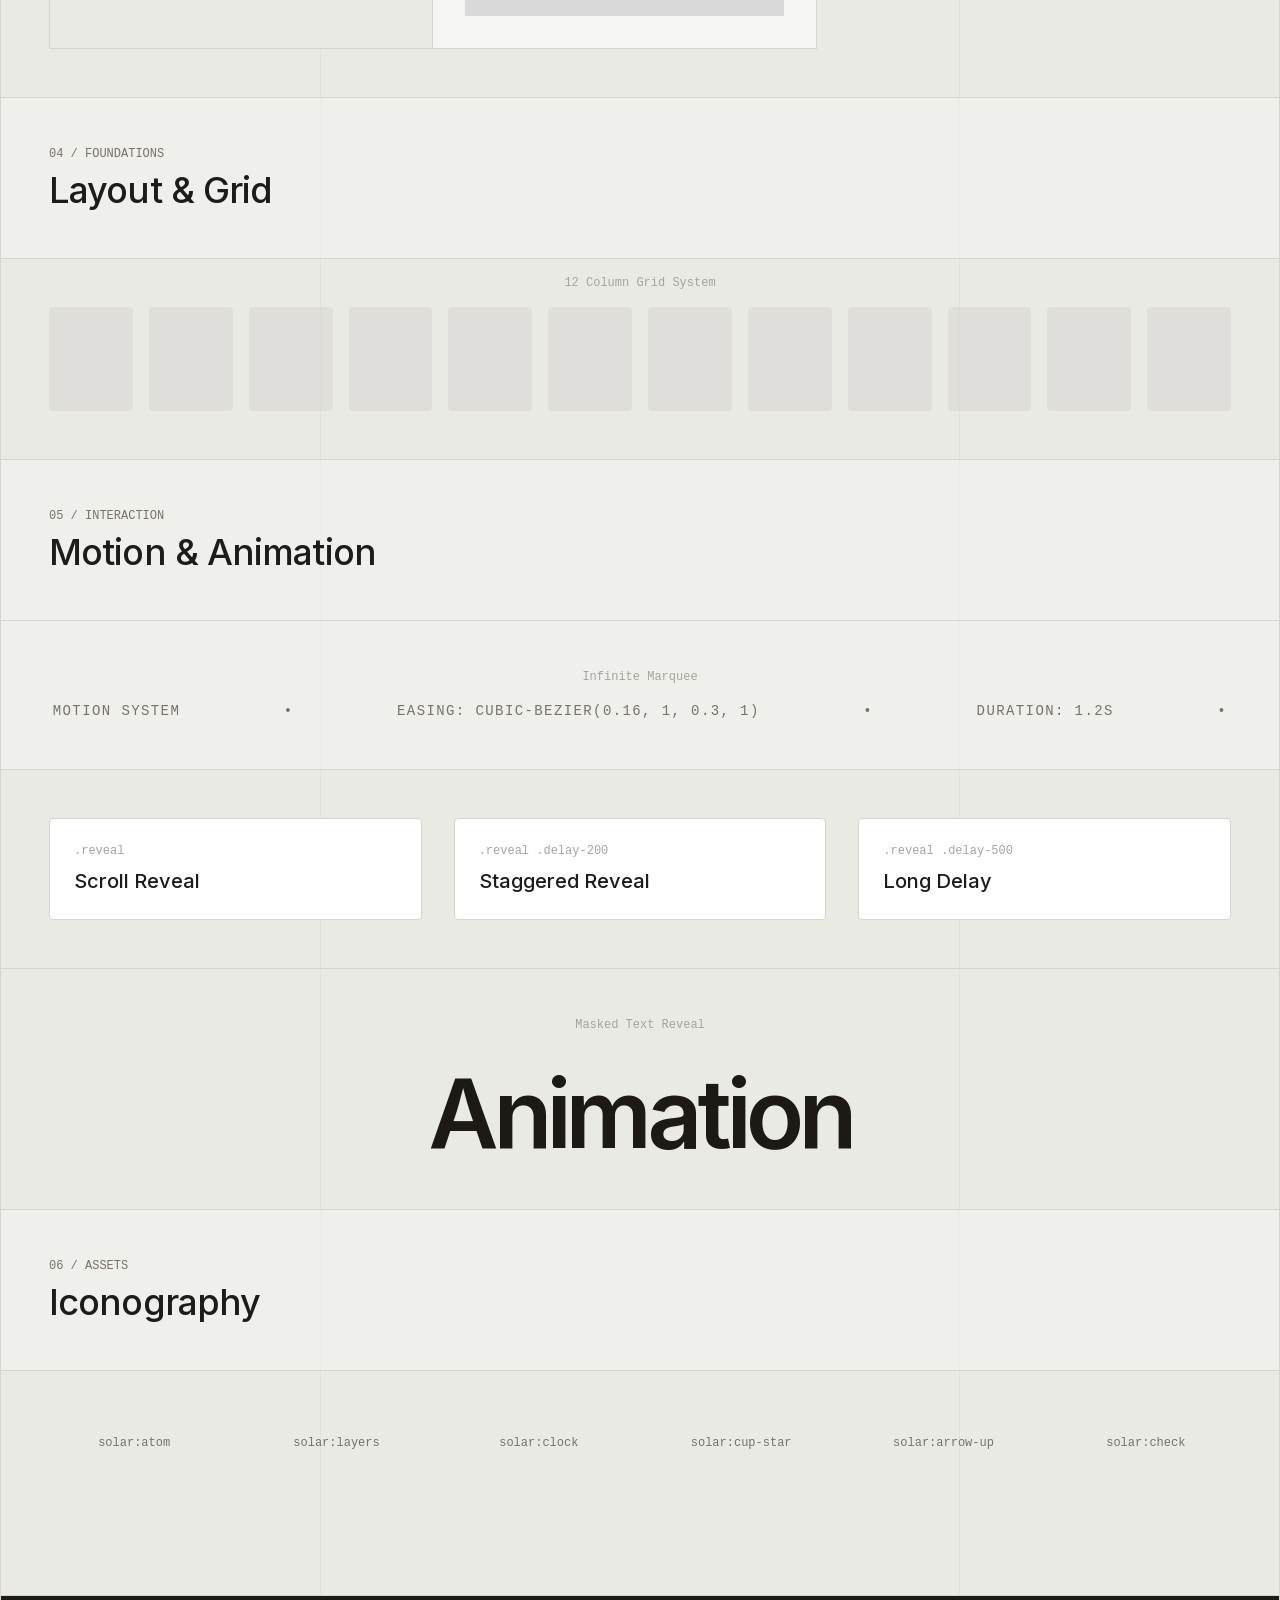
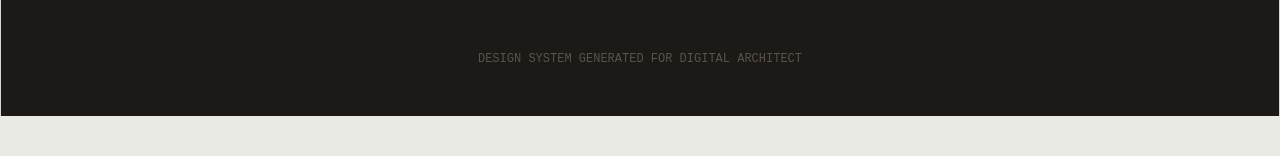
<file: _archive/assets/templates/digital-architect.aura.build/design-system.html>
<!DOCTYPE html>
<html class="scroll-smooth" lang="en">

<head>
    <meta charset="utf-8" />
    <meta content="width=device-width, initial-scale=1.0" name="viewport" />
    <title>Design System - Digital Architect</title>
    <script src="assets/resource_3fa48481346f.js"></script>
    <script src="assets/iconify-icon_d39ffc6e4c56.js"></script>
    <link href="assets/css2_19fd9cc6b396.css" rel="stylesheet" />
    <style>
        body {
            font-family: 'Inter', sans-serif;
            background-color: #EAEAE5;
            color: #1C1C1C;
            overflow-x: hidden;
        }

        /* Base Reveal Animation (Scroll triggered) */
        .reveal {
            opacity: 0;
            transform: translateY(2rem);
            transition: all 1s cubic-bezier(0.16, 1, 0.3, 1);
        }

        .reveal.active {
            opacity: 1;
            transform: translateY(0);
        }

        /* Masked Text Reveal (For Hero Title) */
        .text-reveal-wrapper {
            overflow: hidden;
            display: inline-block;
            vertical-align: bottom;
        }

        .text-reveal-content {
            transform: translateY(110%);
            opacity: 0;
            transition: transform 1.2s cubic-bezier(0.16, 1, 0.3, 1), opacity 1.2s ease;
            display: block;
        }

        .reveal-active .text-reveal-content {
            transform: translateY(0);
            opacity: 1;
        }

        /* Stagger Delays */
        .delay-100 {
            transition-delay: 0.1s;
        }

        .delay-200 {
            transition-delay: 0.2s;
        }

        .delay-300 {
            transition-delay: 0.3s;
        }

        .delay-500 {
            transition-delay: 0.5s;
        }

        .delay-700 {
            transition-delay: 0.7s;
        }

        /* Carousel Fade & Ken Burns */
        .carousel-slide {
            position: absolute;
            inset: 0;
            transition: opacity 1.5s ease-in-out;
            opacity: 0;
            overflow: hidden;
        }

        .carousel-slide.active {
            opacity: 1;
        }

        .carousel-slide img {
            transform: scale(1);
            transition: transform 10s ease-out;
        }

        .carousel-slide.active img {
            transform: scale(1.1);
        }

        /* Marquee Animation */
        @keyframes marquee {
            0% {
                transform: translateX(0);
            }

            100% {
                transform: translateX(-50%);
            }
        }

        .animate-marquee {
            display: inline-block;
            padding-left: 100%;
            animation: marquee 30s linear infinite;
        }

        /* Add a clone to the HTML for seamless loop or use padding method */
        .marquee-container {
            display: flex;
            overflow: hidden;
            user-select: none;
        }

        .marquee-content {
            flex-shrink: 0;
            display: flex;
            justify-content: space-around;
            min-width: 100%;
            animation: scroll 40s linear infinite;
        }

        @keyframes scroll {
            from {
                transform: translateX(0);
            }

            to {
                transform: translateX(-100%);
            }
        }

        /* Nav Load Animation */
        .nav-load {
            opacity: 0;
            transform: translateY(-10px);
            transition: all 0.8s ease-out;
        }

        .nav-load.loaded {
            opacity: 1;
            transform: translateY(0);
        }

        /* Icon Alignment Fix */
        iconify-icon {
            display: inline-flex;
            align-items: center;
            justify-content: center;
            vertical-align: middle;
        }

        /* Utilities */
        .no-scrollbar::-webkit-scrollbar {
            display: none;
        }

        .parallax-element {
            will-change: transform;
        }
    </style>
</head>

<body class="antialiased min-h-screen selection:bg-stone-800 selection:text-white pb-10">
    <!-- Main Container -->
    <div class="max-w-[1400px] mx-auto border-x border-stone-300 relative bg-[#EAEAE5]">

        <!-- Vertical Grid Guide Lines -->
        <div class="absolute inset-0 pointer-events-none grid grid-cols-1 md:grid-cols-12 gap-0 z-0 h-full w-full">
            <div class="hidden md:block md:col-span-3 border-r border-stone-300/40 h-full"></div>
            <div class="hidden md:block md:col-span-6 border-r border-stone-300/40 h-full"></div>
            <div class="hidden md:block md:col-span-3 h-full"></div>
        </div>

        <!-- Navigation (System Nav) -->
        <header class="relative z-50 border-b border-stone-300 sticky top-0 bg-[#EAEAE5] nav-load">
            <div class="flex justify-between items-center px-4 md:px-6 py-5">
                <div class="flex items-center gap-6">
                    <a class="text-xs font-medium tracking-widest uppercase hover:text-stone-500 transition-colors"
                        href="#typography">Typography</a>
                    <a class="text-xs font-medium tracking-widest uppercase hover:text-stone-500 transition-colors"
                        href="#colors">Colors</a>
                    <a class="text-xs font-medium tracking-widest uppercase hidden md:block hover:text-stone-500 transition-colors"
                        href="#components">Components</a>
                </div>
                <div class="absolute left-1/2 -translate-x-1/2 flex items-center gap-2 group cursor-pointer">
                    <iconify-icon class="text-xl group-hover:rotate-180 transition-transform duration-700"
                        icon="solar:atom-linear"></iconify-icon>
                    <span class="font-bold tracking-tighter text-lg">SYSTEM</span>
                </div>
                <div class="flex items-center gap-6">
                    <a class="text-xs font-medium tracking-widest uppercase hidden md:block hover:text-stone-500 transition-colors"
                        href="#layout">Layout</a>
                    <a class="text-xs font-medium tracking-widest uppercase hover:text-stone-500 transition-colors"
                        href="#motion">Motion</a>
                    <a class="text-xs font-medium tracking-widest uppercase hover:text-stone-500 transition-colors"
                        href="index.html">Back to Site</a>
                </div>
            </div>
        </header>

        <!-- 0) Hero (Clone) -->
        <section class="relative z-10 grid grid-cols-1 md:grid-cols-12 border-b border-stone-300 min-h-[600px]">
            <!-- Hero Carousel -->
            <div
                class="col-span-1 md:col-span-9 border-b md:border-b-0 md:border-r border-stone-300 relative group overflow-hidden bg-stone-200">
                <div class="w-full h-full relative" id="hero-carousel">
                    <!-- Slide 1 -->
                    <div class="carousel-slide active">
                        <img class="w-full h-full object-cover grayscale contrast-125 parallax-img" data-speed="0.05"
                            src="assets/c7fa69dd-d7fb-48f2-a866-ef3663_f6b789593f38.webp" />
                    </div>
                </div>
                <div
                    class="absolute top-0 left-0 w-full h-full bg-gradient-to-b from-transparent to-stone-900/40 pointer-events-none">
                </div>
                <!-- Hero Text -->
                <div class="absolute bottom-6 left-6 md:bottom-10 md:left-10 text-white mix-blend-difference z-20">
                    <h1 class="text-6xl md:text-8xl font-semibold tracking-tighter leading-none mb-2" id="hero-title">
                        <span class="text-reveal-wrapper"><span
                                class="text-reveal-content delay-200">Design</span></span>
                        <span class="text-reveal-wrapper"><span
                                class="text-reveal-content delay-300">System</span></span>
                    </h1>
                    <div class="mt-6 flex items-center gap-4 reveal delay-500 hero-badge">
                        <span
                            class="px-3 py-1 border border-white/40 rounded-full text-xs font-mono uppercase backdrop-blur-md">v1.0</span>
                        <span
                            class="px-3 py-1 border border-white/40 rounded-full text-xs font-mono uppercase backdrop-blur-md">2024</span>
                    </div>
                </div>
            </div>
            <!-- Stats Column -->
            <div class="col-span-1 md:col-span-3 grid grid-rows-2 h-full min-h-[400px]">
                <!-- Stat 1 -->
                <div
                    class="row-span-1 border-b border-stone-300 p-8 flex flex-col justify-between reveal delay-500 hero-stat group hover:bg-white transition-colors">
                    <iconify-icon class="text-3xl text-stone-400 group-hover:text-stone-800 transition-colors"
                        icon="solar:layers-minimalistic-linear"></iconify-icon>
                    <div>
                        <h2 class="text-5xl font-medium tracking-tighter">14</h2>
                        <span class="text-xs font-mono text-stone-500 mt-1 block">COMPONENTS</span>
                    </div>
                </div>
                <!-- Stat 2 -->
                <div
                    class="row-span-1 p-8 flex flex-col justify-between reveal delay-700 hero-stat group hover:bg-white transition-colors relative overflow-hidden">
                    <iconify-icon class="text-3xl text-stone-400 group-hover:text-stone-800 transition-colors"
                        icon="solar:palette-linear"></iconify-icon>
                    <div>
                        <h2 class="text-5xl font-medium tracking-tighter">05</h2>
                        <span class="text-xs font-mono text-stone-500 mt-1 block">COLOR TOKENS</span>
                    </div>
                    <div class="absolute top-4 right-4 animate-spin-slow">
                        <iconify-icon
                            class="text-stone-200 text-6xl opacity-0 group-hover:opacity-100 transition-opacity duration-700"
                            icon="solar:star-fall-linear"></iconify-icon>
                    </div>
                </div>
            </div>
        </section>

        <!-- 1) Typography -->
        <section id="typography" class="relative z-10 border-b border-stone-300">
            <div class="p-8 md:p-12 border-b border-stone-300 bg-stone-100/50">
                <span class="text-xs font-mono uppercase text-stone-500 block mb-2">01 / Foundations</span>
                <h2 class="text-4xl font-medium tracking-tight">Typography</h2>
            </div>

            <div class="grid grid-cols-1">
                <!-- Heading 1 -->
                <div class="grid grid-cols-1 md:grid-cols-12 border-b border-stone-300 p-8 md:p-12 items-baseline">
                    <div class="col-span-3 text-xs font-mono text-stone-400 uppercase tracking-widest mb-4 md:mb-0">
                        Display H1</div>
                    <div class="col-span-7">
                        <h1 class="text-6xl md:text-8xl font-semibold tracking-tighter leading-none text-stone-900">
                            Digital Architect
                        </h1>
                    </div>
                    <div class="col-span-2 text-right text-xs font-mono text-stone-400">
                        6rem / 1
                    </div>
                </div>

                <!-- Heading 2 -->
                <div class="grid grid-cols-1 md:grid-cols-12 border-b border-stone-300 p-8 md:p-12 items-baseline">
                    <div class="col-span-3 text-xs font-mono text-stone-400 uppercase tracking-widest mb-4 md:mb-0">
                        Heading H2</div>
                    <div class="col-span-7">
                        <h2 class="text-5xl font-medium tracking-tighter text-stone-900">
                            Design & Strategy
                        </h2>
                    </div>
                    <div class="col-span-2 text-right text-xs font-mono text-stone-400">
                        3rem / Tight
                    </div>
                </div>

                <!-- Heading 3 -->
                <div class="grid grid-cols-1 md:grid-cols-12 border-b border-stone-300 p-8 md:p-12 items-baseline">
                    <div class="col-span-3 text-xs font-mono text-stone-400 uppercase tracking-widest mb-4 md:mb-0">
                        Heading H3</div>
                    <div class="col-span-7">
                        <h3 class="text-4xl font-medium tracking-tight text-stone-900">
                            Case Studies
                        </h3>
                    </div>
                    <div class="col-span-2 text-right text-xs font-mono text-stone-400">
                        2.25rem / Tight
                    </div>
                </div>

                <!-- Body / Paragraph -->
                <div class="grid grid-cols-1 md:grid-cols-12 border-b border-stone-300 p-8 md:p-12 items-baseline">
                    <div class="col-span-3 text-xs font-mono text-stone-400 uppercase tracking-widest mb-4 md:mb-0">Body
                        Large</div>
                    <div class="col-span-7">
                        <p class="text-lg leading-relaxed text-stone-800">
                            Thoughts on the intersection of design, technology, and human psychology. Exploring how we
                            can build better tools for thought.
                        </p>
                    </div>
                    <div class="col-span-2 text-right text-xs font-mono text-stone-400">
                        1.125rem / Relaxed
                    </div>
                </div>

                <!-- Meta / Labels -->
                <div class="grid grid-cols-1 md:grid-cols-12 p-8 md:p-12 items-baseline">
                    <div class="col-span-3 text-xs font-mono text-stone-400 uppercase tracking-widest mb-4 md:mb-0">
                        Label / Mono</div>
                    <div class="col-span-7">
                        <span class="text-xs font-mono uppercase tracking-widest text-stone-500">
                            Currently available for Q4 2024
                        </span>
                    </div>
                    <div class="col-span-2 text-right text-xs font-mono text-stone-400">
                        0.75rem / Widest
                    </div>
                </div>
            </div>
        </section>

        <!-- 2) Colors & Surfaces -->
        <section id="colors" class="relative z-10 border-b border-stone-300">
            <div class="p-8 md:p-12 border-b border-stone-300 bg-stone-100/50">
                <span class="text-xs font-mono uppercase text-stone-500 block mb-2">02 / Foundations</span>
                <h2 class="text-4xl font-medium tracking-tight">Colors & Surfaces</h2>
            </div>

            <div class="grid grid-cols-2 md:grid-cols-4">
                <!-- Background Main -->
                <div
                    class="col-span-1 p-8 md:p-12 border-r border-b border-stone-300 bg-[#EAEAE5] flex flex-col justify-between aspect-square">
                    <div class="text-stone-900 font-bold">Main</div>
                    <div class="font-mono text-xs text-stone-500">#EAEAE5</div>
                </div>
                <!-- Stone 900 -->
                <div
                    class="col-span-1 p-8 md:p-12 border-r border-b border-stone-300 bg-stone-900 flex flex-col justify-between aspect-square">
                    <div class="text-white font-bold">Stone 900</div>
                    <div class="font-mono text-xs text-stone-400">text-stone-900</div>
                </div>
                <!-- Stone 500 -->
                <div
                    class="col-span-1 p-8 md:p-12 border-r border-b border-stone-300 bg-stone-500 flex flex-col justify-between aspect-square">
                    <div class="text-white font-bold">Stone 500</div>
                    <div class="font-mono text-xs text-stone-200">text-stone-500</div>
                </div>
                <!-- Stone 300 -->
                <div
                    class="col-span-1 p-8 md:p-12 border-b border-stone-300 bg-stone-300 flex flex-col justify-between aspect-square">
                    <div class="text-stone-800 font-bold">Stone 300</div>
                    <div class="font-mono text-xs text-stone-600">border-stone-300</div>
                </div>
                <!-- White -->
                <div
                    class="col-span-1 p-8 md:p-12 border-r border-stone-300 bg-white flex flex-col justify-between aspect-square">
                    <div class="text-stone-900 font-bold">White</div>
                    <div class="font-mono text-xs text-stone-500">bg-white</div>
                </div>
                <!-- Stone 200 -->
                <div
                    class="col-span-1 p-8 md:p-12 border-r border-stone-300 bg-stone-200 flex flex-col justify-between aspect-square">
                    <div class="text-stone-900 font-bold">Stone 200</div>
                    <div class="font-mono text-xs text-stone-500">bg-stone-200</div>
                </div>
            </div>
        </section>

        <!-- 3) UI Components -->
        <section id="components" class="relative z-10 border-b border-stone-300">
            <div class="p-8 md:p-12 border-b border-stone-300 bg-stone-100/50">
                <span class="text-xs font-mono uppercase text-stone-500 block mb-2">03 / UI Elements</span>
                <h2 class="text-4xl font-medium tracking-tight">Components</h2>
            </div>

            <div class="grid grid-cols-1 md:grid-cols-2">

                <!-- Buttons & Links -->
                <div class="p-8 md:p-12 border-b md:border-b-0 md:border-r border-stone-300">
                    <h3 class="text-sm font-bold uppercase tracking-widest text-stone-900 mb-8">Buttons & Actions</h3>
                    <div class="space-y-8">

                        <!-- Primary Button -->
                        <div class="flex items-center gap-4">
                            <button
                                class="px-6 py-3 bg-stone-900 text-white rounded-md text-sm font-medium hover:bg-stone-700 transition-all flex items-center gap-2 group">
                                Primary Action
                                <iconify-icon class="text-lg group-hover:translate-y-1 transition-transform"
                                    icon="solar:file-download-linear"></iconify-icon>
                            </button>
                            <span class="text-xs font-mono text-stone-400">Default</span>
                        </div>

                        <!-- Outline / Pill Button -->
                        <div class="flex items-center gap-4">
                            <a class="inline-flex items-center gap-2 text-sm font-medium uppercase tracking-widest border border-stone-900 rounded-full px-8 py-3 hover:bg-stone-900 hover:text-white transition-all"
                                href="#">
                                Secondary Action
                                <iconify-icon class="text-lg" icon="solar:arrow-right-linear"></iconify-icon>
                            </a>
                            <span class="text-xs font-mono text-stone-400">Outline</span>
                        </div>

                        <!-- Link -->
                        <div class="flex items-center gap-4">
                            <a class="text-sm font-medium text-stone-600 hover:text-stone-900 border-b border-stone-400 hover:border-stone-900 pb-0.5 transition-colors"
                                href="#">Text Link</a>
                            <span class="text-xs font-mono text-stone-400">Inline Link</span>
                        </div>
                    </div>
                </div>

                <!-- Badges & Lists -->
                <div class="p-8 md:p-12">
                    <h3 class="text-sm font-bold uppercase tracking-widest text-stone-900 mb-8">Badges & Lists</h3>

                    <div class="space-y-8">
                        <!-- Glass Badge -->
                        <div class="flex items-center gap-4 bg-stone-900 p-4 rounded max-w-max">
                            <span
                                class="px-3 py-1 border border-white/40 rounded-full text-xs font-mono uppercase backdrop-blur-md text-white">Glass
                                Badge</span>
                        </div>

                        <!-- Check List Item -->
                        <div class="max-w-xs">
                            <div class="flex items-center justify-between border-b border-stone-300 pb-2">
                                <span class="text-sm text-stone-600">List Item</span>
                                <iconify-icon class="text-stone-400 text-lg"
                                    icon="solar:check-circle-linear"></iconify-icon>
                            </div>
                        </div>

                        <!-- Journal Item -->
                        <div class="max-w-xs">
                            <a class="group flex items-start justify-between border-b border-stone-300 pb-4" href="#">
                                <div>
                                    <span class="text-xs text-stone-400 mb-1 block">Date Label</span>
                                    <h4 class="text-lg font-medium group-hover:text-stone-600 transition-colors">
                                        Hoverable List Title</h4>
                                </div>
                                <iconify-icon class="text-stone-300 text-xl group-hover:text-stone-900 transition-all"
                                    icon="solar:arrow-right-up-linear"></iconify-icon>
                            </a>
                        </div>
                    </div>
                </div>
            </div>

            <!-- Cards -->
            <div class="border-t border-stone-300">
                <div class="p-8 md:p-12">
                    <h3 class="text-sm font-bold uppercase tracking-widest text-stone-900 mb-8">Project Card</h3>

                    <!-- Card Instance -->
                    <div
                        class="group border border-stone-300 bg-[#EAEAE5] hover:bg-white transition-colors duration-500 cursor-pointer overflow-hidden max-w-3xl">
                        <div class="grid grid-cols-1 md:grid-cols-2 min-h-[250px]">
                            <div
                                class="col-span-1 p-8 flex flex-col justify-center border-r border-stone-300/0 md:border-stone-300">
                                <div class="flex items-center gap-3 mb-4">
                                    <span class="text-xs font-mono text-stone-500">01</span>
                                    <div class="h-px w-8 bg-stone-300"></div>
                                    <span
                                        class="text-xs font-bold uppercase tracking-wider text-stone-900">Category</span>
                                </div>
                                <h4
                                    class="text-3xl font-medium tracking-tight mb-4 group-hover:translate-x-2 transition-transform duration-500">
                                    Project Name</h4>
                                <p class="text-stone-500 text-sm leading-relaxed">Description of the project showing
                                    hover states on parent.</p>
                            </div>
                            <div class="col-span-1 relative overflow-hidden bg-stone-100">
                                <div class="absolute inset-0 flex items-center justify-center p-8">
                                    <div
                                        class="w-full h-full bg-stone-300 grayscale opacity-80 group-hover:scale-105 group-hover:grayscale-0 transition-all duration-700 flex items-center justify-center text-stone-500">
                                        Image Area
                                    </div>
                                </div>
                            </div>
                        </div>
                    </div>

                </div>
            </div>
        </section>

        <!-- 4) Layout & Spacing -->
        <section id="layout" class="relative z-10 border-b border-stone-300">
            <div class="p-8 md:p-12 border-b border-stone-300 bg-stone-100/50">
                <span class="text-xs font-mono uppercase text-stone-500 block mb-2">04 / Foundations</span>
                <h2 class="text-4xl font-medium tracking-tight">Layout & Grid</h2>
            </div>

            <div class="p-8 md:p-12 grid grid-cols-12 gap-4 h-[200px] relative">
                <div class="col-span-12 text-center text-xs font-mono text-stone-400 mb-4 absolute top-4 left-0 w-full">
                    12 Column Grid System</div>

                <div class="col-span-1 bg-stone-300/50 h-full rounded"></div>
                <div class="col-span-1 bg-stone-300/50 h-full rounded"></div>
                <div class="col-span-1 bg-stone-300/50 h-full rounded"></div>
                <div class="col-span-1 bg-stone-300/50 h-full rounded"></div>
                <div class="col-span-1 bg-stone-300/50 h-full rounded"></div>
                <div class="col-span-1 bg-stone-300/50 h-full rounded"></div>
                <div class="col-span-1 bg-stone-300/50 h-full rounded"></div>
                <div class="col-span-1 bg-stone-300/50 h-full rounded"></div>
                <div class="col-span-1 bg-stone-300/50 h-full rounded"></div>
                <div class="col-span-1 bg-stone-300/50 h-full rounded"></div>
                <div class="col-span-1 bg-stone-300/50 h-full rounded"></div>
                <div class="col-span-1 bg-stone-300/50 h-full rounded"></div>
            </div>
        </section>

        <!-- 5) Motion -->
        <section id="motion" class="relative z-10 border-b border-stone-300 overflow-hidden">
            <div class="p-8 md:p-12 border-b border-stone-300 bg-stone-100/50">
                <span class="text-xs font-mono uppercase text-stone-500 block mb-2">05 / Interaction</span>
                <h2 class="text-4xl font-medium tracking-tight">Motion & Animation</h2>
            </div>

            <!-- Marquee -->
            <div class="py-12 border-b border-stone-300 bg-stone-100/50">
                <div class="text-center text-xs font-mono text-stone-400 mb-4">Infinite Marquee</div>
                <div class="marquee-container">
                    <div class="marquee-content">
                        <span class="text-sm font-mono uppercase tracking-widest text-stone-500 mx-8">Motion
                            System</span>
                        <span class="text-sm font-mono uppercase tracking-widest text-stone-500 mx-8">•</span>
                        <span class="text-sm font-mono uppercase tracking-widest text-stone-500 mx-8">Easing:
                            cubic-bezier(0.16, 1, 0.3, 1)</span>
                        <span class="text-sm font-mono uppercase tracking-widest text-stone-500 mx-8">•</span>
                        <span class="text-sm font-mono uppercase tracking-widest text-stone-500 mx-8">Duration:
                            1.2s</span>
                        <span class="text-sm font-mono uppercase tracking-widest text-stone-500 mx-8">•</span>
                    </div>
                    <!-- Duplicate -->
                    <div class="marquee-content">
                        <span class="text-sm font-mono uppercase tracking-widest text-stone-500 mx-8">Motion
                            System</span>
                        <span class="text-sm font-mono uppercase tracking-widest text-stone-500 mx-8">•</span>
                        <span class="text-sm font-mono uppercase tracking-widest text-stone-500 mx-8">Easing:
                            cubic-bezier(0.16, 1, 0.3, 1)</span>
                        <span class="text-sm font-mono uppercase tracking-widest text-stone-500 mx-8">•</span>
                        <span class="text-sm font-mono uppercase tracking-widest text-stone-500 mx-8">Duration:
                            1.2s</span>
                        <span class="text-sm font-mono uppercase tracking-widest text-stone-500 mx-8">•</span>
                    </div>
                </div>
            </div>

            <!-- Reveal Examples -->
            <div class="p-8 md:p-12 grid grid-cols-1 md:grid-cols-3 gap-8">
                <div class="p-6 border border-stone-300 rounded bg-white reveal">
                    <span class="text-xs font-mono text-stone-400 block mb-2">.reveal</span>
                    <h4 class="text-xl font-medium">Scroll Reveal</h4>
                </div>
                <div class="p-6 border border-stone-300 rounded bg-white reveal delay-200">
                    <span class="text-xs font-mono text-stone-400 block mb-2">.reveal .delay-200</span>
                    <h4 class="text-xl font-medium">Staggered Reveal</h4>
                </div>
                <div class="p-6 border border-stone-300 rounded bg-white reveal delay-500">
                    <span class="text-xs font-mono text-stone-400 block mb-2">.reveal .delay-500</span>
                    <h4 class="text-xl font-medium">Long Delay</h4>
                </div>
            </div>

            <!-- Text Reveal -->
            <div class="p-8 md:p-12 border-t border-stone-300 text-center">
                <span class="text-xs font-mono text-stone-400 block mb-8">Masked Text Reveal</span>
                <h2 class="text-6xl md:text-8xl font-semibold tracking-tighter leading-none text-stone-900">
                    <span class="text-reveal-wrapper"><span class="text-reveal-content">Animation</span></span>
                </h2>
            </div>
        </section>

        <!-- 6) Icons -->
        <section class="relative z-10 border-b border-stone-300 pb-24">
            <div class="p-8 md:p-12 border-b border-stone-300 bg-stone-100/50">
                <span class="text-xs font-mono uppercase text-stone-500 block mb-2">06 / Assets</span>
                <h2 class="text-4xl font-medium tracking-tight">Iconography</h2>
            </div>

            <div class="p-8 md:p-12 grid grid-cols-2 md:grid-cols-6 gap-8 justify-items-center">
                <div class="flex flex-col items-center gap-4">
                    <iconify-icon class="text-3xl text-stone-800" icon="solar:atom-linear"></iconify-icon>
                    <span class="text-xs font-mono text-stone-500">solar:atom</span>
                </div>
                <div class="flex flex-col items-center gap-4">
                    <iconify-icon class="text-3xl text-stone-800"
                        icon="solar:layers-minimalistic-linear"></iconify-icon>
                    <span class="text-xs font-mono text-stone-500">solar:layers</span>
                </div>
                <div class="flex flex-col items-center gap-4">
                    <iconify-icon class="text-3xl text-stone-800" icon="solar:clock-circle-linear"></iconify-icon>
                    <span class="text-xs font-mono text-stone-500">solar:clock</span>
                </div>
                <div class="flex flex-col items-center gap-4">
                    <iconify-icon class="text-3xl text-stone-800" icon="solar:cup-star-linear"></iconify-icon>
                    <span class="text-xs font-mono text-stone-500">solar:cup-star</span>
                </div>
                <div class="flex flex-col items-center gap-4">
                    <iconify-icon class="text-3xl text-stone-800" icon="solar:arrow-right-up-linear"></iconify-icon>
                    <span class="text-xs font-mono text-stone-500">solar:arrow-up</span>
                </div>
                <div class="flex flex-col items-center gap-4">
                    <iconify-icon class="text-3xl text-stone-800" icon="solar:check-circle-linear"></iconify-icon>
                    <span class="text-xs font-mono text-stone-500">solar:check</span>
                </div>
            </div>
        </section>

        <!-- Footer -->
        <footer class="relative z-10 bg-stone-900 text-stone-200 py-12 text-center">
            <span class="text-xs font-mono uppercase text-stone-600">Design System Generated for Digital
                Architect</span>
        </footer>

    </div>

    <script>
        // Intersection Observer for Reveals (Re-used from original)
        document.addEventListener('DOMContentLoaded', () => {

            // 1. Initial Hero Animations
            setTimeout(() => {
                document.querySelector('header').classList.add('loaded');
            }, 100);

            setTimeout(() => {
                const heroTitle = document.getElementById('hero-title');
                if (heroTitle) heroTitle.classList.add('reveal-active');
            }, 500);

            setTimeout(() => {
                document.querySelectorAll('.hero-badge, .hero-stat').forEach(el => {
                    el.classList.add('active');
                });
            }, 500);

            // 2. Scroll Observer
            const observerOptions = {
                root: null,
                rootMargin: '0px',
                threshold: 0.15
            };

            const observer = new IntersectionObserver((entries) => {
                entries.forEach(entry => {
                    if (entry.isIntersecting) {
                        entry.target.classList.add('active');
                        // Add reveal-active to children if they exist (for text reveals)
                        const textWrappers = entry.target.querySelectorAll('.text-reveal-wrapper');
                        if (textWrappers.length > 0 || entry.target.classList.contains('text-reveal-wrapper')) {
                            entry.target.classList.add('reveal-active');
                        }
                        // Handle internal text reveal wrappers specifically (like the Motion section h2)
                        if (entry.target.tagName === 'H2' || entry.target.tagName === 'H1') {
                            entry.target.classList.add('reveal-active');
                        }
                    }
                });
            }, observerOptions);

            document.querySelectorAll('.reveal').forEach(el => observer.observe(el));

            // Observe custom text reveal sections if they are not inside a .reveal container
            document.querySelectorAll('h1, h2').forEach(el => {
                if (el.querySelector('.text-reveal-content')) observer.observe(el);
            });

            // 3. Carousel Logic
            const slides = document.querySelectorAll('.carousel-slide');
            let currentSlide = 0;
            if (slides.length > 0) {
                setInterval(() => {
                    slides[currentSlide].classList.remove('active');
                    currentSlide = (currentSlide + 1) % slides.length;
                    slides[currentSlide].classList.add('active');
                }, 5000);
            }


            // 4. Parallax Logic
            window.addEventListener('scroll', () => {
                const scrolled = window.scrollY;
                document.querySelectorAll('.parallax-img').forEach((el) => {
                    const speed = el.dataset.speed || 0.1;
                    el.style.transform = `translateY(${scrolled * speed}px)`;
                });
            });
        });
    </script>
</body>

</html>
</file>
<file: _archive/assets/templates/aether-technology.aura.build/assets/css2_2832c0ff631d.css>
/* cyrillic-ext */
@font-face {
  font-family: 'Inter';
  font-style: normal;
  font-weight: 300;
  font-display: swap;
  src: url("UcC73FwrK3iLTeHuS_nVMrMxCp50Sj_7249155f7a06.woff2") format('woff2');
  unicode-range: U+0460-052F, U+1C80-1C8A, U+20B4, U+2DE0-2DFF, U+A640-A69F, U+FE2E-FE2F;
}
/* cyrillic */
@font-face {
  font-family: 'Inter';
  font-style: normal;
  font-weight: 300;
  font-display: swap;
  src: url("UcC73FwrK3iLTeHuS_nVMrMxCp50Sj_e34c5f1bf15e.woff2") format('woff2');
  unicode-range: U+0301, U+0400-045F, U+0490-0491, U+04B0-04B1, U+2116;
}
/* greek-ext */
@font-face {
  font-family: 'Inter';
  font-style: normal;
  font-weight: 300;
  font-display: swap;
  src: url("UcC73FwrK3iLTeHuS_nVMrMxCp50Sj_6e1a6b2b96f4.woff2") format('woff2');
  unicode-range: U+1F00-1FFF;
}
/* greek */
@font-face {
  font-family: 'Inter';
  font-style: normal;
  font-weight: 300;
  font-display: swap;
  src: url("UcC73FwrK3iLTeHuS_nVMrMxCp50Sj_656bbed6cec3.woff2") format('woff2');
  unicode-range: U+0370-0377, U+037A-037F, U+0384-038A, U+038C, U+038E-03A1, U+03A3-03FF;
}
/* vietnamese */
@font-face {
  font-family: 'Inter';
  font-style: normal;
  font-weight: 300;
  font-display: swap;
  src: url("UcC73FwrK3iLTeHuS_nVMrMxCp50Sj_fc83e07548c4.woff2") format('woff2');
  unicode-range: U+0102-0103, U+0110-0111, U+0128-0129, U+0168-0169, U+01A0-01A1, U+01AF-01B0, U+0300-0301, U+0303-0304, U+0308-0309, U+0323, U+0329, U+1EA0-1EF9, U+20AB;
}
/* latin-ext */
@font-face {
  font-family: 'Inter';
  font-style: normal;
  font-weight: 300;
  font-display: swap;
  src: url("UcC73FwrK3iLTeHuS_nVMrMxCp50Sj_749a308406a6.woff2") format('woff2');
  unicode-range: U+0100-02BA, U+02BD-02C5, U+02C7-02CC, U+02CE-02D7, U+02DD-02FF, U+0304, U+0308, U+0329, U+1D00-1DBF, U+1E00-1E9F, U+1EF2-1EFF, U+2020, U+20A0-20AB, U+20AD-20C0, U+2113, U+2C60-2C7F, U+A720-A7FF;
}
/* latin */
@font-face {
  font-family: 'Inter';
  font-style: normal;
  font-weight: 300;
  font-display: swap;
  src: url("UcC73FwrK3iLTeHuS_nVMrMxCp50Sj_1ab1ad55902b.woff2") format('woff2');
  unicode-range: U+0000-00FF, U+0131, U+0152-0153, U+02BB-02BC, U+02C6, U+02DA, U+02DC, U+0304, U+0308, U+0329, U+2000-206F, U+20AC, U+2122, U+2191, U+2193, U+2212, U+2215, U+FEFF, U+FFFD;
}
/* cyrillic-ext */
@font-face {
  font-family: 'Inter';
  font-style: normal;
  font-weight: 400;
  font-display: swap;
  src: url("UcC73FwrK3iLTeHuS_nVMrMxCp50Sj_7249155f7a06.woff2") format('woff2');
  unicode-range: U+0460-052F, U+1C80-1C8A, U+20B4, U+2DE0-2DFF, U+A640-A69F, U+FE2E-FE2F;
}
/* cyrillic */
@font-face {
  font-family: 'Inter';
  font-style: normal;
  font-weight: 400;
  font-display: swap;
  src: url("UcC73FwrK3iLTeHuS_nVMrMxCp50Sj_e34c5f1bf15e.woff2") format('woff2');
  unicode-range: U+0301, U+0400-045F, U+0490-0491, U+04B0-04B1, U+2116;
}
/* greek-ext */
@font-face {
  font-family: 'Inter';
  font-style: normal;
  font-weight: 400;
  font-display: swap;
  src: url("UcC73FwrK3iLTeHuS_nVMrMxCp50Sj_6e1a6b2b96f4.woff2") format('woff2');
  unicode-range: U+1F00-1FFF;
}
/* greek */
@font-face {
  font-family: 'Inter';
  font-style: normal;
  font-weight: 400;
  font-display: swap;
  src: url("UcC73FwrK3iLTeHuS_nVMrMxCp50Sj_656bbed6cec3.woff2") format('woff2');
  unicode-range: U+0370-0377, U+037A-037F, U+0384-038A, U+038C, U+038E-03A1, U+03A3-03FF;
}
/* vietnamese */
@font-face {
  font-family: 'Inter';
  font-style: normal;
  font-weight: 400;
  font-display: swap;
  src: url("UcC73FwrK3iLTeHuS_nVMrMxCp50Sj_fc83e07548c4.woff2") format('woff2');
  unicode-range: U+0102-0103, U+0110-0111, U+0128-0129, U+0168-0169, U+01A0-01A1, U+01AF-01B0, U+0300-0301, U+0303-0304, U+0308-0309, U+0323, U+0329, U+1EA0-1EF9, U+20AB;
}
/* latin-ext */
@font-face {
  font-family: 'Inter';
  font-style: normal;
  font-weight: 400;
  font-display: swap;
  src: url("UcC73FwrK3iLTeHuS_nVMrMxCp50Sj_749a308406a6.woff2") format('woff2');
  unicode-range: U+0100-02BA, U+02BD-02C5, U+02C7-02CC, U+02CE-02D7, U+02DD-02FF, U+0304, U+0308, U+0329, U+1D00-1DBF, U+1E00-1E9F, U+1EF2-1EFF, U+2020, U+20A0-20AB, U+20AD-20C0, U+2113, U+2C60-2C7F, U+A720-A7FF;
}
/* latin */
@font-face {
  font-family: 'Inter';
  font-style: normal;
  font-weight: 400;
  font-display: swap;
  src: url("UcC73FwrK3iLTeHuS_nVMrMxCp50Sj_1ab1ad55902b.woff2") format('woff2');
  unicode-range: U+0000-00FF, U+0131, U+0152-0153, U+02BB-02BC, U+02C6, U+02DA, U+02DC, U+0304, U+0308, U+0329, U+2000-206F, U+20AC, U+2122, U+2191, U+2193, U+2212, U+2215, U+FEFF, U+FFFD;
}
/* cyrillic-ext */
@font-face {
  font-family: 'Inter';
  font-style: normal;
  font-weight: 500;
  font-display: swap;
  src: url("UcC73FwrK3iLTeHuS_nVMrMxCp50Sj_7249155f7a06.woff2") format('woff2');
  unicode-range: U+0460-052F, U+1C80-1C8A, U+20B4, U+2DE0-2DFF, U+A640-A69F, U+FE2E-FE2F;
}
/* cyrillic */
@font-face {
  font-family: 'Inter';
  font-style: normal;
  font-weight: 500;
  font-display: swap;
  src: url("UcC73FwrK3iLTeHuS_nVMrMxCp50Sj_e34c5f1bf15e.woff2") format('woff2');
  unicode-range: U+0301, U+0400-045F, U+0490-0491, U+04B0-04B1, U+2116;
}
/* greek-ext */
@font-face {
  font-family: 'Inter';
  font-style: normal;
  font-weight: 500;
  font-display: swap;
  src: url("UcC73FwrK3iLTeHuS_nVMrMxCp50Sj_6e1a6b2b96f4.woff2") format('woff2');
  unicode-range: U+1F00-1FFF;
}
/* greek */
@font-face {
  font-family: 'Inter';
  font-style: normal;
  font-weight: 500;
  font-display: swap;
  src: url("UcC73FwrK3iLTeHuS_nVMrMxCp50Sj_656bbed6cec3.woff2") format('woff2');
  unicode-range: U+0370-0377, U+037A-037F, U+0384-038A, U+038C, U+038E-03A1, U+03A3-03FF;
}
/* vietnamese */
@font-face {
  font-family: 'Inter';
  font-style: normal;
  font-weight: 500;
  font-display: swap;
  src: url("UcC73FwrK3iLTeHuS_nVMrMxCp50Sj_fc83e07548c4.woff2") format('woff2');
  unicode-range: U+0102-0103, U+0110-0111, U+0128-0129, U+0168-0169, U+01A0-01A1, U+01AF-01B0, U+0300-0301, U+0303-0304, U+0308-0309, U+0323, U+0329, U+1EA0-1EF9, U+20AB;
}
/* latin-ext */
@font-face {
  font-family: 'Inter';
  font-style: normal;
  font-weight: 500;
  font-display: swap;
  src: url("UcC73FwrK3iLTeHuS_nVMrMxCp50Sj_749a308406a6.woff2") format('woff2');
  unicode-range: U+0100-02BA, U+02BD-02C5, U+02C7-02CC, U+02CE-02D7, U+02DD-02FF, U+0304, U+0308, U+0329, U+1D00-1DBF, U+1E00-1E9F, U+1EF2-1EFF, U+2020, U+20A0-20AB, U+20AD-20C0, U+2113, U+2C60-2C7F, U+A720-A7FF;
}
/* latin */
@font-face {
  font-family: 'Inter';
  font-style: normal;
  font-weight: 500;
  font-display: swap;
  src: url("UcC73FwrK3iLTeHuS_nVMrMxCp50Sj_1ab1ad55902b.woff2") format('woff2');
  unicode-range: U+0000-00FF, U+0131, U+0152-0153, U+02BB-02BC, U+02C6, U+02DA, U+02DC, U+0304, U+0308, U+0329, U+2000-206F, U+20AC, U+2122, U+2191, U+2193, U+2212, U+2215, U+FEFF, U+FFFD;
}
/* cyrillic-ext */
@font-face {
  font-family: 'Inter';
  font-style: normal;
  font-weight: 600;
  font-display: swap;
  src: url("UcC73FwrK3iLTeHuS_nVMrMxCp50Sj_7249155f7a06.woff2") format('woff2');
  unicode-range: U+0460-052F, U+1C80-1C8A, U+20B4, U+2DE0-2DFF, U+A640-A69F, U+FE2E-FE2F;
}
/* cyrillic */
@font-face {
  font-family: 'Inter';
  font-style: normal;
  font-weight: 600;
  font-display: swap;
  src: url("UcC73FwrK3iLTeHuS_nVMrMxCp50Sj_e34c5f1bf15e.woff2") format('woff2');
  unicode-range: U+0301, U+0400-045F, U+0490-0491, U+04B0-04B1, U+2116;
}
/* greek-ext */
@font-face {
  font-family: 'Inter';
  font-style: normal;
  font-weight: 600;
  font-display: swap;
  src: url("UcC73FwrK3iLTeHuS_nVMrMxCp50Sj_6e1a6b2b96f4.woff2") format('woff2');
  unicode-range: U+1F00-1FFF;
}
/* greek */
@font-face {
  font-family: 'Inter';
  font-style: normal;
  font-weight: 600;
  font-display: swap;
  src: url("UcC73FwrK3iLTeHuS_nVMrMxCp50Sj_656bbed6cec3.woff2") format('woff2');
  unicode-range: U+0370-0377, U+037A-037F, U+0384-038A, U+038C, U+038E-03A1, U+03A3-03FF;
}
/* vietnamese */
@font-face {
  font-family: 'Inter';
  font-style: normal;
  font-weight: 600;
  font-display: swap;
  src: url("UcC73FwrK3iLTeHuS_nVMrMxCp50Sj_fc83e07548c4.woff2") format('woff2');
  unicode-range: U+0102-0103, U+0110-0111, U+0128-0129, U+0168-0169, U+01A0-01A1, U+01AF-01B0, U+0300-0301, U+0303-0304, U+0308-0309, U+0323, U+0329, U+1EA0-1EF9, U+20AB;
}
/* latin-ext */
@font-face {
  font-family: 'Inter';
  font-style: normal;
  font-weight: 600;
  font-display: swap;
  src: url("UcC73FwrK3iLTeHuS_nVMrMxCp50Sj_749a308406a6.woff2") format('woff2');
  unicode-range: U+0100-02BA, U+02BD-02C5, U+02C7-02CC, U+02CE-02D7, U+02DD-02FF, U+0304, U+0308, U+0329, U+1D00-1DBF, U+1E00-1E9F, U+1EF2-1EFF, U+2020, U+20A0-20AB, U+20AD-20C0, U+2113, U+2C60-2C7F, U+A720-A7FF;
}
/* latin */
@font-face {
  font-family: 'Inter';
  font-style: normal;
  font-weight: 600;
  font-display: swap;
  src: url("UcC73FwrK3iLTeHuS_nVMrMxCp50Sj_1ab1ad55902b.woff2") format('woff2');
  unicode-range: U+0000-00FF, U+0131, U+0152-0153, U+02BB-02BC, U+02C6, U+02DA, U+02DC, U+0304, U+0308, U+0329, U+2000-206F, U+20AC, U+2122, U+2191, U+2193, U+2212, U+2215, U+FEFF, U+FFFD;
}
/* cyrillic-ext */
@font-face {
  font-family: 'Inter';
  font-style: normal;
  font-weight: 700;
  font-display: swap;
  src: url("UcC73FwrK3iLTeHuS_nVMrMxCp50Sj_7249155f7a06.woff2") format('woff2');
  unicode-range: U+0460-052F, U+1C80-1C8A, U+20B4, U+2DE0-2DFF, U+A640-A69F, U+FE2E-FE2F;
}
/* cyrillic */
@font-face {
  font-family: 'Inter';
  font-style: normal;
  font-weight: 700;
  font-display: swap;
  src: url("UcC73FwrK3iLTeHuS_nVMrMxCp50Sj_e34c5f1bf15e.woff2") format('woff2');
  unicode-range: U+0301, U+0400-045F, U+0490-0491, U+04B0-04B1, U+2116;
}
/* greek-ext */
@font-face {
  font-family: 'Inter';
  font-style: normal;
  font-weight: 700;
  font-display: swap;
  src: url("UcC73FwrK3iLTeHuS_nVMrMxCp50Sj_6e1a6b2b96f4.woff2") format('woff2');
  unicode-range: U+1F00-1FFF;
}
/* greek */
@font-face {
  font-family: 'Inter';
  font-style: normal;
  font-weight: 700;
  font-display: swap;
  src: url("UcC73FwrK3iLTeHuS_nVMrMxCp50Sj_656bbed6cec3.woff2") format('woff2');
  unicode-range: U+0370-0377, U+037A-037F, U+0384-038A, U+038C, U+038E-03A1, U+03A3-03FF;
}
/* vietnamese */
@font-face {
  font-family: 'Inter';
  font-style: normal;
  font-weight: 700;
  font-display: swap;
  src: url("UcC73FwrK3iLTeHuS_nVMrMxCp50Sj_fc83e07548c4.woff2") format('woff2');
  unicode-range: U+0102-0103, U+0110-0111, U+0128-0129, U+0168-0169, U+01A0-01A1, U+01AF-01B0, U+0300-0301, U+0303-0304, U+0308-0309, U+0323, U+0329, U+1EA0-1EF9, U+20AB;
}
/* latin-ext */
@font-face {
  font-family: 'Inter';
  font-style: normal;
  font-weight: 700;
  font-display: swap;
  src: url("UcC73FwrK3iLTeHuS_nVMrMxCp50Sj_749a308406a6.woff2") format('woff2');
  unicode-range: U+0100-02BA, U+02BD-02C5, U+02C7-02CC, U+02CE-02D7, U+02DD-02FF, U+0304, U+0308, U+0329, U+1D00-1DBF, U+1E00-1E9F, U+1EF2-1EFF, U+2020, U+20A0-20AB, U+20AD-20C0, U+2113, U+2C60-2C7F, U+A720-A7FF;
}
/* latin */
@font-face {
  font-family: 'Inter';
  font-style: normal;
  font-weight: 700;
  font-display: swap;
  src: url("UcC73FwrK3iLTeHuS_nVMrMxCp50Sj_1ab1ad55902b.woff2") format('woff2');
  unicode-range: U+0000-00FF, U+0131, U+0152-0153, U+02BB-02BC, U+02C6, U+02DA, U+02DC, U+0304, U+0308, U+0329, U+2000-206F, U+20AC, U+2122, U+2191, U+2193, U+2212, U+2215, U+FEFF, U+FFFD;
}
</file>
<file: _archive/assets/templates/animations-gemini/assets/css2_d532a689d235.css>
/* cyrillic-ext */
@font-face {
  font-family: 'Inter';
  font-style: normal;
  font-weight: 200;
  font-display: swap;
  src: url("UcC73FwrK3iLTeHuS_nVMrMxCp50Sj_7249155f7a06.woff2") format('woff2');
  unicode-range: U+0460-052F, U+1C80-1C8A, U+20B4, U+2DE0-2DFF, U+A640-A69F, U+FE2E-FE2F;
}
/* cyrillic */
@font-face {
  font-family: 'Inter';
  font-style: normal;
  font-weight: 200;
  font-display: swap;
  src: url("UcC73FwrK3iLTeHuS_nVMrMxCp50Sj_e34c5f1bf15e.woff2") format('woff2');
  unicode-range: U+0301, U+0400-045F, U+0490-0491, U+04B0-04B1, U+2116;
}
/* greek-ext */
@font-face {
  font-family: 'Inter';
  font-style: normal;
  font-weight: 200;
  font-display: swap;
  src: url("UcC73FwrK3iLTeHuS_nVMrMxCp50Sj_6e1a6b2b96f4.woff2") format('woff2');
  unicode-range: U+1F00-1FFF;
}
/* greek */
@font-face {
  font-family: 'Inter';
  font-style: normal;
  font-weight: 200;
  font-display: swap;
  src: url("UcC73FwrK3iLTeHuS_nVMrMxCp50Sj_656bbed6cec3.woff2") format('woff2');
  unicode-range: U+0370-0377, U+037A-037F, U+0384-038A, U+038C, U+038E-03A1, U+03A3-03FF;
}
/* vietnamese */
@font-face {
  font-family: 'Inter';
  font-style: normal;
  font-weight: 200;
  font-display: swap;
  src: url("UcC73FwrK3iLTeHuS_nVMrMxCp50Sj_fc83e07548c4.woff2") format('woff2');
  unicode-range: U+0102-0103, U+0110-0111, U+0128-0129, U+0168-0169, U+01A0-01A1, U+01AF-01B0, U+0300-0301, U+0303-0304, U+0308-0309, U+0323, U+0329, U+1EA0-1EF9, U+20AB;
}
/* latin-ext */
@font-face {
  font-family: 'Inter';
  font-style: normal;
  font-weight: 200;
  font-display: swap;
  src: url("UcC73FwrK3iLTeHuS_nVMrMxCp50Sj_749a308406a6.woff2") format('woff2');
  unicode-range: U+0100-02BA, U+02BD-02C5, U+02C7-02CC, U+02CE-02D7, U+02DD-02FF, U+0304, U+0308, U+0329, U+1D00-1DBF, U+1E00-1E9F, U+1EF2-1EFF, U+2020, U+20A0-20AB, U+20AD-20C0, U+2113, U+2C60-2C7F, U+A720-A7FF;
}
/* latin */
@font-face {
  font-family: 'Inter';
  font-style: normal;
  font-weight: 200;
  font-display: swap;
  src: url("UcC73FwrK3iLTeHuS_nVMrMxCp50Sj_1ab1ad55902b.woff2") format('woff2');
  unicode-range: U+0000-00FF, U+0131, U+0152-0153, U+02BB-02BC, U+02C6, U+02DA, U+02DC, U+0304, U+0308, U+0329, U+2000-206F, U+20AC, U+2122, U+2191, U+2193, U+2212, U+2215, U+FEFF, U+FFFD;
}
/* cyrillic-ext */
@font-face {
  font-family: 'Inter';
  font-style: normal;
  font-weight: 300;
  font-display: swap;
  src: url("UcC73FwrK3iLTeHuS_nVMrMxCp50Sj_7249155f7a06.woff2") format('woff2');
  unicode-range: U+0460-052F, U+1C80-1C8A, U+20B4, U+2DE0-2DFF, U+A640-A69F, U+FE2E-FE2F;
}
/* cyrillic */
@font-face {
  font-family: 'Inter';
  font-style: normal;
  font-weight: 300;
  font-display: swap;
  src: url("UcC73FwrK3iLTeHuS_nVMrMxCp50Sj_e34c5f1bf15e.woff2") format('woff2');
  unicode-range: U+0301, U+0400-045F, U+0490-0491, U+04B0-04B1, U+2116;
}
/* greek-ext */
@font-face {
  font-family: 'Inter';
  font-style: normal;
  font-weight: 300;
  font-display: swap;
  src: url("UcC73FwrK3iLTeHuS_nVMrMxCp50Sj_6e1a6b2b96f4.woff2") format('woff2');
  unicode-range: U+1F00-1FFF;
}
/* greek */
@font-face {
  font-family: 'Inter';
  font-style: normal;
  font-weight: 300;
  font-display: swap;
  src: url("UcC73FwrK3iLTeHuS_nVMrMxCp50Sj_656bbed6cec3.woff2") format('woff2');
  unicode-range: U+0370-0377, U+037A-037F, U+0384-038A, U+038C, U+038E-03A1, U+03A3-03FF;
}
/* vietnamese */
@font-face {
  font-family: 'Inter';
  font-style: normal;
  font-weight: 300;
  font-display: swap;
  src: url("UcC73FwrK3iLTeHuS_nVMrMxCp50Sj_fc83e07548c4.woff2") format('woff2');
  unicode-range: U+0102-0103, U+0110-0111, U+0128-0129, U+0168-0169, U+01A0-01A1, U+01AF-01B0, U+0300-0301, U+0303-0304, U+0308-0309, U+0323, U+0329, U+1EA0-1EF9, U+20AB;
}
/* latin-ext */
@font-face {
  font-family: 'Inter';
  font-style: normal;
  font-weight: 300;
  font-display: swap;
  src: url("UcC73FwrK3iLTeHuS_nVMrMxCp50Sj_749a308406a6.woff2") format('woff2');
  unicode-range: U+0100-02BA, U+02BD-02C5, U+02C7-02CC, U+02CE-02D7, U+02DD-02FF, U+0304, U+0308, U+0329, U+1D00-1DBF, U+1E00-1E9F, U+1EF2-1EFF, U+2020, U+20A0-20AB, U+20AD-20C0, U+2113, U+2C60-2C7F, U+A720-A7FF;
}
/* latin */
@font-face {
  font-family: 'Inter';
  font-style: normal;
  font-weight: 300;
  font-display: swap;
  src: url("UcC73FwrK3iLTeHuS_nVMrMxCp50Sj_1ab1ad55902b.woff2") format('woff2');
  unicode-range: U+0000-00FF, U+0131, U+0152-0153, U+02BB-02BC, U+02C6, U+02DA, U+02DC, U+0304, U+0308, U+0329, U+2000-206F, U+20AC, U+2122, U+2191, U+2193, U+2212, U+2215, U+FEFF, U+FFFD;
}
/* cyrillic-ext */
@font-face {
  font-family: 'Inter';
  font-style: normal;
  font-weight: 400;
  font-display: swap;
  src: url("UcC73FwrK3iLTeHuS_nVMrMxCp50Sj_7249155f7a06.woff2") format('woff2');
  unicode-range: U+0460-052F, U+1C80-1C8A, U+20B4, U+2DE0-2DFF, U+A640-A69F, U+FE2E-FE2F;
}
/* cyrillic */
@font-face {
  font-family: 'Inter';
  font-style: normal;
  font-weight: 400;
  font-display: swap;
  src: url("UcC73FwrK3iLTeHuS_nVMrMxCp50Sj_e34c5f1bf15e.woff2") format('woff2');
  unicode-range: U+0301, U+0400-045F, U+0490-0491, U+04B0-04B1, U+2116;
}
/* greek-ext */
@font-face {
  font-family: 'Inter';
  font-style: normal;
  font-weight: 400;
  font-display: swap;
  src: url("UcC73FwrK3iLTeHuS_nVMrMxCp50Sj_6e1a6b2b96f4.woff2") format('woff2');
  unicode-range: U+1F00-1FFF;
}
/* greek */
@font-face {
  font-family: 'Inter';
  font-style: normal;
  font-weight: 400;
  font-display: swap;
  src: url("UcC73FwrK3iLTeHuS_nVMrMxCp50Sj_656bbed6cec3.woff2") format('woff2');
  unicode-range: U+0370-0377, U+037A-037F, U+0384-038A, U+038C, U+038E-03A1, U+03A3-03FF;
}
/* vietnamese */
@font-face {
  font-family: 'Inter';
  font-style: normal;
  font-weight: 400;
  font-display: swap;
  src: url("UcC73FwrK3iLTeHuS_nVMrMxCp50Sj_fc83e07548c4.woff2") format('woff2');
  unicode-range: U+0102-0103, U+0110-0111, U+0128-0129, U+0168-0169, U+01A0-01A1, U+01AF-01B0, U+0300-0301, U+0303-0304, U+0308-0309, U+0323, U+0329, U+1EA0-1EF9, U+20AB;
}
/* latin-ext */
@font-face {
  font-family: 'Inter';
  font-style: normal;
  font-weight: 400;
  font-display: swap;
  src: url("UcC73FwrK3iLTeHuS_nVMrMxCp50Sj_749a308406a6.woff2") format('woff2');
  unicode-range: U+0100-02BA, U+02BD-02C5, U+02C7-02CC, U+02CE-02D7, U+02DD-02FF, U+0304, U+0308, U+0329, U+1D00-1DBF, U+1E00-1E9F, U+1EF2-1EFF, U+2020, U+20A0-20AB, U+20AD-20C0, U+2113, U+2C60-2C7F, U+A720-A7FF;
}
/* latin */
@font-face {
  font-family: 'Inter';
  font-style: normal;
  font-weight: 400;
  font-display: swap;
  src: url("UcC73FwrK3iLTeHuS_nVMrMxCp50Sj_1ab1ad55902b.woff2") format('woff2');
  unicode-range: U+0000-00FF, U+0131, U+0152-0153, U+02BB-02BC, U+02C6, U+02DA, U+02DC, U+0304, U+0308, U+0329, U+2000-206F, U+20AC, U+2122, U+2191, U+2193, U+2212, U+2215, U+FEFF, U+FFFD;
}
/* cyrillic-ext */
@font-face {
  font-family: 'Inter';
  font-style: normal;
  font-weight: 500;
  font-display: swap;
  src: url("UcC73FwrK3iLTeHuS_nVMrMxCp50Sj_7249155f7a06.woff2") format('woff2');
  unicode-range: U+0460-052F, U+1C80-1C8A, U+20B4, U+2DE0-2DFF, U+A640-A69F, U+FE2E-FE2F;
}
/* cyrillic */
@font-face {
  font-family: 'Inter';
  font-style: normal;
  font-weight: 500;
  font-display: swap;
  src: url("UcC73FwrK3iLTeHuS_nVMrMxCp50Sj_e34c5f1bf15e.woff2") format('woff2');
  unicode-range: U+0301, U+0400-045F, U+0490-0491, U+04B0-04B1, U+2116;
}
/* greek-ext */
@font-face {
  font-family: 'Inter';
  font-style: normal;
  font-weight: 500;
  font-display: swap;
  src: url("UcC73FwrK3iLTeHuS_nVMrMxCp50Sj_6e1a6b2b96f4.woff2") format('woff2');
  unicode-range: U+1F00-1FFF;
}
/* greek */
@font-face {
  font-family: 'Inter';
  font-style: normal;
  font-weight: 500;
  font-display: swap;
  src: url("UcC73FwrK3iLTeHuS_nVMrMxCp50Sj_656bbed6cec3.woff2") format('woff2');
  unicode-range: U+0370-0377, U+037A-037F, U+0384-038A, U+038C, U+038E-03A1, U+03A3-03FF;
}
/* vietnamese */
@font-face {
  font-family: 'Inter';
  font-style: normal;
  font-weight: 500;
  font-display: swap;
  src: url("UcC73FwrK3iLTeHuS_nVMrMxCp50Sj_fc83e07548c4.woff2") format('woff2');
  unicode-range: U+0102-0103, U+0110-0111, U+0128-0129, U+0168-0169, U+01A0-01A1, U+01AF-01B0, U+0300-0301, U+0303-0304, U+0308-0309, U+0323, U+0329, U+1EA0-1EF9, U+20AB;
}
/* latin-ext */
@font-face {
  font-family: 'Inter';
  font-style: normal;
  font-weight: 500;
  font-display: swap;
  src: url("UcC73FwrK3iLTeHuS_nVMrMxCp50Sj_749a308406a6.woff2") format('woff2');
  unicode-range: U+0100-02BA, U+02BD-02C5, U+02C7-02CC, U+02CE-02D7, U+02DD-02FF, U+0304, U+0308, U+0329, U+1D00-1DBF, U+1E00-1E9F, U+1EF2-1EFF, U+2020, U+20A0-20AB, U+20AD-20C0, U+2113, U+2C60-2C7F, U+A720-A7FF;
}
/* latin */
@font-face {
  font-family: 'Inter';
  font-style: normal;
  font-weight: 500;
  font-display: swap;
  src: url("UcC73FwrK3iLTeHuS_nVMrMxCp50Sj_1ab1ad55902b.woff2") format('woff2');
  unicode-range: U+0000-00FF, U+0131, U+0152-0153, U+02BB-02BC, U+02C6, U+02DA, U+02DC, U+0304, U+0308, U+0329, U+2000-206F, U+20AC, U+2122, U+2191, U+2193, U+2212, U+2215, U+FEFF, U+FFFD;
}
/* cyrillic-ext */
@font-face {
  font-family: 'Inter';
  font-style: normal;
  font-weight: 600;
  font-display: swap;
  src: url("UcC73FwrK3iLTeHuS_nVMrMxCp50Sj_7249155f7a06.woff2") format('woff2');
  unicode-range: U+0460-052F, U+1C80-1C8A, U+20B4, U+2DE0-2DFF, U+A640-A69F, U+FE2E-FE2F;
}
/* cyrillic */
@font-face {
  font-family: 'Inter';
  font-style: normal;
  font-weight: 600;
  font-display: swap;
  src: url("UcC73FwrK3iLTeHuS_nVMrMxCp50Sj_e34c5f1bf15e.woff2") format('woff2');
  unicode-range: U+0301, U+0400-045F, U+0490-0491, U+04B0-04B1, U+2116;
}
/* greek-ext */
@font-face {
  font-family: 'Inter';
  font-style: normal;
  font-weight: 600;
  font-display: swap;
  src: url("UcC73FwrK3iLTeHuS_nVMrMxCp50Sj_6e1a6b2b96f4.woff2") format('woff2');
  unicode-range: U+1F00-1FFF;
}
/* greek */
@font-face {
  font-family: 'Inter';
  font-style: normal;
  font-weight: 600;
  font-display: swap;
  src: url("UcC73FwrK3iLTeHuS_nVMrMxCp50Sj_656bbed6cec3.woff2") format('woff2');
  unicode-range: U+0370-0377, U+037A-037F, U+0384-038A, U+038C, U+038E-03A1, U+03A3-03FF;
}
/* vietnamese */
@font-face {
  font-family: 'Inter';
  font-style: normal;
  font-weight: 600;
  font-display: swap;
  src: url("UcC73FwrK3iLTeHuS_nVMrMxCp50Sj_fc83e07548c4.woff2") format('woff2');
  unicode-range: U+0102-0103, U+0110-0111, U+0128-0129, U+0168-0169, U+01A0-01A1, U+01AF-01B0, U+0300-0301, U+0303-0304, U+0308-0309, U+0323, U+0329, U+1EA0-1EF9, U+20AB;
}
/* latin-ext */
@font-face {
  font-family: 'Inter';
  font-style: normal;
  font-weight: 600;
  font-display: swap;
  src: url("UcC73FwrK3iLTeHuS_nVMrMxCp50Sj_749a308406a6.woff2") format('woff2');
  unicode-range: U+0100-02BA, U+02BD-02C5, U+02C7-02CC, U+02CE-02D7, U+02DD-02FF, U+0304, U+0308, U+0329, U+1D00-1DBF, U+1E00-1E9F, U+1EF2-1EFF, U+2020, U+20A0-20AB, U+20AD-20C0, U+2113, U+2C60-2C7F, U+A720-A7FF;
}
/* latin */
@font-face {
  font-family: 'Inter';
  font-style: normal;
  font-weight: 600;
  font-display: swap;
  src: url("UcC73FwrK3iLTeHuS_nVMrMxCp50Sj_1ab1ad55902b.woff2") format('woff2');
  unicode-range: U+0000-00FF, U+0131, U+0152-0153, U+02BB-02BC, U+02C6, U+02DA, U+02DC, U+0304, U+0308, U+0329, U+2000-206F, U+20AC, U+2122, U+2191, U+2193, U+2212, U+2215, U+FEFF, U+FFFD;
}
</file>
<file: _archive/assets/templates/animations-gemini/assets/css2_86e10c4bcbd4.css>
/* cyrillic */
@font-face {
  font-family: 'Geist';
  font-style: normal;
  font-weight: 300;
  font-display: swap;
  src: url("gyByhwUxId8gMEwYGFWNOITddY4_8e42e564c939.woff2") format('woff2');
  unicode-range: U+0301, U+0400-045F, U+0490-0491, U+04B0-04B1, U+2116;
}
/* latin-ext */
@font-face {
  font-family: 'Geist';
  font-style: normal;
  font-weight: 300;
  font-display: swap;
  src: url("gyByhwUxId8gMEwSGFWNOITddY4_bd9fc9d85a99.woff2") format('woff2');
  unicode-range: U+0100-02BA, U+02BD-02C5, U+02C7-02CC, U+02CE-02D7, U+02DD-02FF, U+0304, U+0308, U+0329, U+1D00-1DBF, U+1E00-1E9F, U+1EF2-1EFF, U+2020, U+20A0-20AB, U+20AD-20C0, U+2113, U+2C60-2C7F, U+A720-A7FF;
}
/* latin */
@font-face {
  font-family: 'Geist';
  font-style: normal;
  font-weight: 300;
  font-display: swap;
  src: url("gyByhwUxId8gMEwcGFWNOITd_79e7a99c0e70.woff2") format('woff2');
  unicode-range: U+0000-00FF, U+0131, U+0152-0153, U+02BB-02BC, U+02C6, U+02DA, U+02DC, U+0304, U+0308, U+0329, U+2000-206F, U+20AC, U+2122, U+2191, U+2193, U+2212, U+2215, U+FEFF, U+FFFD;
}
/* cyrillic */
@font-face {
  font-family: 'Geist';
  font-style: normal;
  font-weight: 400;
  font-display: swap;
  src: url("gyByhwUxId8gMEwYGFWNOITddY4_8e42e564c939.woff2") format('woff2');
  unicode-range: U+0301, U+0400-045F, U+0490-0491, U+04B0-04B1, U+2116;
}
/* latin-ext */
@font-face {
  font-family: 'Geist';
  font-style: normal;
  font-weight: 400;
  font-display: swap;
  src: url("gyByhwUxId8gMEwSGFWNOITddY4_bd9fc9d85a99.woff2") format('woff2');
  unicode-range: U+0100-02BA, U+02BD-02C5, U+02C7-02CC, U+02CE-02D7, U+02DD-02FF, U+0304, U+0308, U+0329, U+1D00-1DBF, U+1E00-1E9F, U+1EF2-1EFF, U+2020, U+20A0-20AB, U+20AD-20C0, U+2113, U+2C60-2C7F, U+A720-A7FF;
}
/* latin */
@font-face {
  font-family: 'Geist';
  font-style: normal;
  font-weight: 400;
  font-display: swap;
  src: url("gyByhwUxId8gMEwcGFWNOITd_79e7a99c0e70.woff2") format('woff2');
  unicode-range: U+0000-00FF, U+0131, U+0152-0153, U+02BB-02BC, U+02C6, U+02DA, U+02DC, U+0304, U+0308, U+0329, U+2000-206F, U+20AC, U+2122, U+2191, U+2193, U+2212, U+2215, U+FEFF, U+FFFD;
}
/* cyrillic */
@font-face {
  font-family: 'Geist';
  font-style: normal;
  font-weight: 500;
  font-display: swap;
  src: url("gyByhwUxId8gMEwYGFWNOITddY4_8e42e564c939.woff2") format('woff2');
  unicode-range: U+0301, U+0400-045F, U+0490-0491, U+04B0-04B1, U+2116;
}
/* latin-ext */
@font-face {
  font-family: 'Geist';
  font-style: normal;
  font-weight: 500;
  font-display: swap;
  src: url("gyByhwUxId8gMEwSGFWNOITddY4_bd9fc9d85a99.woff2") format('woff2');
  unicode-range: U+0100-02BA, U+02BD-02C5, U+02C7-02CC, U+02CE-02D7, U+02DD-02FF, U+0304, U+0308, U+0329, U+1D00-1DBF, U+1E00-1E9F, U+1EF2-1EFF, U+2020, U+20A0-20AB, U+20AD-20C0, U+2113, U+2C60-2C7F, U+A720-A7FF;
}
/* latin */
@font-face {
  font-family: 'Geist';
  font-style: normal;
  font-weight: 500;
  font-display: swap;
  src: url("gyByhwUxId8gMEwcGFWNOITd_79e7a99c0e70.woff2") format('woff2');
  unicode-range: U+0000-00FF, U+0131, U+0152-0153, U+02BB-02BC, U+02C6, U+02DA, U+02DC, U+0304, U+0308, U+0329, U+2000-206F, U+20AC, U+2122, U+2191, U+2193, U+2212, U+2215, U+FEFF, U+FFFD;
}
/* cyrillic */
@font-face {
  font-family: 'Geist';
  font-style: normal;
  font-weight: 600;
  font-display: swap;
  src: url("gyByhwUxId8gMEwYGFWNOITddY4_8e42e564c939.woff2") format('woff2');
  unicode-range: U+0301, U+0400-045F, U+0490-0491, U+04B0-04B1, U+2116;
}
/* latin-ext */
@font-face {
  font-family: 'Geist';
  font-style: normal;
  font-weight: 600;
  font-display: swap;
  src: url("gyByhwUxId8gMEwSGFWNOITddY4_bd9fc9d85a99.woff2") format('woff2');
  unicode-range: U+0100-02BA, U+02BD-02C5, U+02C7-02CC, U+02CE-02D7, U+02DD-02FF, U+0304, U+0308, U+0329, U+1D00-1DBF, U+1E00-1E9F, U+1EF2-1EFF, U+2020, U+20A0-20AB, U+20AD-20C0, U+2113, U+2C60-2C7F, U+A720-A7FF;
}
/* latin */
@font-face {
  font-family: 'Geist';
  font-style: normal;
  font-weight: 600;
  font-display: swap;
  src: url("gyByhwUxId8gMEwcGFWNOITd_79e7a99c0e70.woff2") format('woff2');
  unicode-range: U+0000-00FF, U+0131, U+0152-0153, U+02BB-02BC, U+02C6, U+02DA, U+02DC, U+0304, U+0308, U+0329, U+2000-206F, U+20AC, U+2122, U+2191, U+2193, U+2212, U+2215, U+FEFF, U+FFFD;
}
/* cyrillic */
@font-face {
  font-family: 'Geist';
  font-style: normal;
  font-weight: 700;
  font-display: swap;
  src: url("gyByhwUxId8gMEwYGFWNOITddY4_8e42e564c939.woff2") format('woff2');
  unicode-range: U+0301, U+0400-045F, U+0490-0491, U+04B0-04B1, U+2116;
}
/* latin-ext */
@font-face {
  font-family: 'Geist';
  font-style: normal;
  font-weight: 700;
  font-display: swap;
  src: url("gyByhwUxId8gMEwSGFWNOITddY4_bd9fc9d85a99.woff2") format('woff2');
  unicode-range: U+0100-02BA, U+02BD-02C5, U+02C7-02CC, U+02CE-02D7, U+02DD-02FF, U+0304, U+0308, U+0329, U+1D00-1DBF, U+1E00-1E9F, U+1EF2-1EFF, U+2020, U+20A0-20AB, U+20AD-20C0, U+2113, U+2C60-2C7F, U+A720-A7FF;
}
/* latin */
@font-face {
  font-family: 'Geist';
  font-style: normal;
  font-weight: 700;
  font-display: swap;
  src: url("gyByhwUxId8gMEwcGFWNOITd_79e7a99c0e70.woff2") format('woff2');
  unicode-range: U+0000-00FF, U+0131, U+0152-0153, U+02BB-02BC, U+02C6, U+02DA, U+02DC, U+0304, U+0308, U+0329, U+2000-206F, U+20AC, U+2122, U+2191, U+2193, U+2212, U+2215, U+FEFF, U+FFFD;
}
</file>
<file: _archive/assets/templates/animations-gemini/assets/css2_0fc20595ebff.css>
/* cyrillic-ext */
@font-face {
  font-family: 'Roboto';
  font-style: normal;
  font-weight: 300;
  font-stretch: 100%;
  font-display: swap;
  src: url("KFO7CnqEu92Fr1ME7kSn66aGLdTylU_1d18f5fe9246.woff2") format('woff2');
  unicode-range: U+0460-052F, U+1C80-1C8A, U+20B4, U+2DE0-2DFF, U+A640-A69F, U+FE2E-FE2F;
}
/* cyrillic */
@font-face {
  font-family: 'Roboto';
  font-style: normal;
  font-weight: 300;
  font-stretch: 100%;
  font-display: swap;
  src: url("KFO7CnqEu92Fr1ME7kSn66aGLdTylU_874cb19fbe00.woff2") format('woff2');
  unicode-range: U+0301, U+0400-045F, U+0490-0491, U+04B0-04B1, U+2116;
}
/* greek-ext */
@font-face {
  font-family: 'Roboto';
  font-style: normal;
  font-weight: 300;
  font-stretch: 100%;
  font-display: swap;
  src: url("KFO7CnqEu92Fr1ME7kSn66aGLdTylU_e608e52f0374.woff2") format('woff2');
  unicode-range: U+1F00-1FFF;
}
/* greek */
@font-face {
  font-family: 'Roboto';
  font-style: normal;
  font-weight: 300;
  font-stretch: 100%;
  font-display: swap;
  src: url("KFO7CnqEu92Fr1ME7kSn66aGLdTylU_8e1abfddda42.woff2") format('woff2');
  unicode-range: U+0370-0377, U+037A-037F, U+0384-038A, U+038C, U+038E-03A1, U+03A3-03FF;
}
/* math */
@font-face {
  font-family: 'Roboto';
  font-style: normal;
  font-weight: 300;
  font-stretch: 100%;
  font-display: swap;
  src: url("KFO7CnqEu92Fr1ME7kSn66aGLdTylU_641916833885.woff2") format('woff2');
  unicode-range: U+0302-0303, U+0305, U+0307-0308, U+0310, U+0312, U+0315, U+031A, U+0326-0327, U+032C, U+032F-0330, U+0332-0333, U+0338, U+033A, U+0346, U+034D, U+0391-03A1, U+03A3-03A9, U+03B1-03C9, U+03D1, U+03D5-03D6, U+03F0-03F1, U+03F4-03F5, U+2016-2017, U+2034-2038, U+203C, U+2040, U+2043, U+2047, U+2050, U+2057, U+205F, U+2070-2071, U+2074-208E, U+2090-209C, U+20D0-20DC, U+20E1, U+20E5-20EF, U+2100-2112, U+2114-2115, U+2117-2121, U+2123-214F, U+2190, U+2192, U+2194-21AE, U+21B0-21E5, U+21F1-21F2, U+21F4-2211, U+2213-2214, U+2216-22FF, U+2308-230B, U+2310, U+2319, U+231C-2321, U+2336-237A, U+237C, U+2395, U+239B-23B7, U+23D0, U+23DC-23E1, U+2474-2475, U+25AF, U+25B3, U+25B7, U+25BD, U+25C1, U+25CA, U+25CC, U+25FB, U+266D-266F, U+27C0-27FF, U+2900-2AFF, U+2B0E-2B11, U+2B30-2B4C, U+2BFE, U+3030, U+FF5B, U+FF5D, U+1D400-1D7FF, U+1EE00-1EEFF;
}
/* symbols */
@font-face {
  font-family: 'Roboto';
  font-style: normal;
  font-weight: 300;
  font-stretch: 100%;
  font-display: swap;
  src: url("KFO7CnqEu92Fr1ME7kSn66aGLdTylU_5cf397ebb65f.woff2") format('woff2');
  unicode-range: U+0001-000C, U+000E-001F, U+007F-009F, U+20DD-20E0, U+20E2-20E4, U+2150-218F, U+2190, U+2192, U+2194-2199, U+21AF, U+21E6-21F0, U+21F3, U+2218-2219, U+2299, U+22C4-22C6, U+2300-243F, U+2440-244A, U+2460-24FF, U+25A0-27BF, U+2800-28FF, U+2921-2922, U+2981, U+29BF, U+29EB, U+2B00-2BFF, U+4DC0-4DFF, U+FFF9-FFFB, U+10140-1018E, U+10190-1019C, U+101A0, U+101D0-101FD, U+102E0-102FB, U+10E60-10E7E, U+1D2C0-1D2D3, U+1D2E0-1D37F, U+1F000-1F0FF, U+1F100-1F1AD, U+1F1E6-1F1FF, U+1F30D-1F30F, U+1F315, U+1F31C, U+1F31E, U+1F320-1F32C, U+1F336, U+1F378, U+1F37D, U+1F382, U+1F393-1F39F, U+1F3A7-1F3A8, U+1F3AC-1F3AF, U+1F3C2, U+1F3C4-1F3C6, U+1F3CA-1F3CE, U+1F3D4-1F3E0, U+1F3ED, U+1F3F1-1F3F3, U+1F3F5-1F3F7, U+1F408, U+1F415, U+1F41F, U+1F426, U+1F43F, U+1F441-1F442, U+1F444, U+1F446-1F449, U+1F44C-1F44E, U+1F453, U+1F46A, U+1F47D, U+1F4A3, U+1F4B0, U+1F4B3, U+1F4B9, U+1F4BB, U+1F4BF, U+1F4C8-1F4CB, U+1F4D6, U+1F4DA, U+1F4DF, U+1F4E3-1F4E6, U+1F4EA-1F4ED, U+1F4F7, U+1F4F9-1F4FB, U+1F4FD-1F4FE, U+1F503, U+1F507-1F50B, U+1F50D, U+1F512-1F513, U+1F53E-1F54A, U+1F54F-1F5FA, U+1F610, U+1F650-1F67F, U+1F687, U+1F68D, U+1F691, U+1F694, U+1F698, U+1F6AD, U+1F6B2, U+1F6B9-1F6BA, U+1F6BC, U+1F6C6-1F6CF, U+1F6D3-1F6D7, U+1F6E0-1F6EA, U+1F6F0-1F6F3, U+1F6F7-1F6FC, U+1F700-1F7FF, U+1F800-1F80B, U+1F810-1F847, U+1F850-1F859, U+1F860-1F887, U+1F890-1F8AD, U+1F8B0-1F8BB, U+1F8C0-1F8C1, U+1F900-1F90B, U+1F93B, U+1F946, U+1F984, U+1F996, U+1F9E9, U+1FA00-1FA6F, U+1FA70-1FA7C, U+1FA80-1FA89, U+1FA8F-1FAC6, U+1FACE-1FADC, U+1FADF-1FAE9, U+1FAF0-1FAF8, U+1FB00-1FBFF;
}
/* vietnamese */
@font-face {
  font-family: 'Roboto';
  font-style: normal;
  font-weight: 300;
  font-stretch: 100%;
  font-display: swap;
  src: url("KFO7CnqEu92Fr1ME7kSn66aGLdTylU_8d662288b1c4.woff2") format('woff2');
  unicode-range: U+0102-0103, U+0110-0111, U+0128-0129, U+0168-0169, U+01A0-01A1, U+01AF-01B0, U+0300-0301, U+0303-0304, U+0308-0309, U+0323, U+0329, U+1EA0-1EF9, U+20AB;
}
/* latin-ext */
@font-face {
  font-family: 'Roboto';
  font-style: normal;
  font-weight: 300;
  font-stretch: 100%;
  font-display: swap;
  src: url("KFO7CnqEu92Fr1ME7kSn66aGLdTylU_3346a4eae15c.woff2") format('woff2');
  unicode-range: U+0100-02BA, U+02BD-02C5, U+02C7-02CC, U+02CE-02D7, U+02DD-02FF, U+0304, U+0308, U+0329, U+1D00-1DBF, U+1E00-1E9F, U+1EF2-1EFF, U+2020, U+20A0-20AB, U+20AD-20C0, U+2113, U+2C60-2C7F, U+A720-A7FF;
}
/* latin */
@font-face {
  font-family: 'Roboto';
  font-style: normal;
  font-weight: 300;
  font-stretch: 100%;
  font-display: swap;
  src: url("KFO7CnqEu92Fr1ME7kSn66aGLdTylU_7ecdc7a2ed5e.woff2") format('woff2');
  unicode-range: U+0000-00FF, U+0131, U+0152-0153, U+02BB-02BC, U+02C6, U+02DA, U+02DC, U+0304, U+0308, U+0329, U+2000-206F, U+20AC, U+2122, U+2191, U+2193, U+2212, U+2215, U+FEFF, U+FFFD;
}
/* cyrillic-ext */
@font-face {
  font-family: 'Roboto';
  font-style: normal;
  font-weight: 400;
  font-stretch: 100%;
  font-display: swap;
  src: url("KFO7CnqEu92Fr1ME7kSn66aGLdTylU_1d18f5fe9246.woff2") format('woff2');
  unicode-range: U+0460-052F, U+1C80-1C8A, U+20B4, U+2DE0-2DFF, U+A640-A69F, U+FE2E-FE2F;
}
/* cyrillic */
@font-face {
  font-family: 'Roboto';
  font-style: normal;
  font-weight: 400;
  font-stretch: 100%;
  font-display: swap;
  src: url("KFO7CnqEu92Fr1ME7kSn66aGLdTylU_874cb19fbe00.woff2") format('woff2');
  unicode-range: U+0301, U+0400-045F, U+0490-0491, U+04B0-04B1, U+2116;
}
/* greek-ext */
@font-face {
  font-family: 'Roboto';
  font-style: normal;
  font-weight: 400;
  font-stretch: 100%;
  font-display: swap;
  src: url("KFO7CnqEu92Fr1ME7kSn66aGLdTylU_e608e52f0374.woff2") format('woff2');
  unicode-range: U+1F00-1FFF;
}
/* greek */
@font-face {
  font-family: 'Roboto';
  font-style: normal;
  font-weight: 400;
  font-stretch: 100%;
  font-display: swap;
  src: url("KFO7CnqEu92Fr1ME7kSn66aGLdTylU_8e1abfddda42.woff2") format('woff2');
  unicode-range: U+0370-0377, U+037A-037F, U+0384-038A, U+038C, U+038E-03A1, U+03A3-03FF;
}
/* math */
@font-face {
  font-family: 'Roboto';
  font-style: normal;
  font-weight: 400;
  font-stretch: 100%;
  font-display: swap;
  src: url("KFO7CnqEu92Fr1ME7kSn66aGLdTylU_641916833885.woff2") format('woff2');
  unicode-range: U+0302-0303, U+0305, U+0307-0308, U+0310, U+0312, U+0315, U+031A, U+0326-0327, U+032C, U+032F-0330, U+0332-0333, U+0338, U+033A, U+0346, U+034D, U+0391-03A1, U+03A3-03A9, U+03B1-03C9, U+03D1, U+03D5-03D6, U+03F0-03F1, U+03F4-03F5, U+2016-2017, U+2034-2038, U+203C, U+2040, U+2043, U+2047, U+2050, U+2057, U+205F, U+2070-2071, U+2074-208E, U+2090-209C, U+20D0-20DC, U+20E1, U+20E5-20EF, U+2100-2112, U+2114-2115, U+2117-2121, U+2123-214F, U+2190, U+2192, U+2194-21AE, U+21B0-21E5, U+21F1-21F2, U+21F4-2211, U+2213-2214, U+2216-22FF, U+2308-230B, U+2310, U+2319, U+231C-2321, U+2336-237A, U+237C, U+2395, U+239B-23B7, U+23D0, U+23DC-23E1, U+2474-2475, U+25AF, U+25B3, U+25B7, U+25BD, U+25C1, U+25CA, U+25CC, U+25FB, U+266D-266F, U+27C0-27FF, U+2900-2AFF, U+2B0E-2B11, U+2B30-2B4C, U+2BFE, U+3030, U+FF5B, U+FF5D, U+1D400-1D7FF, U+1EE00-1EEFF;
}
/* symbols */
@font-face {
  font-family: 'Roboto';
  font-style: normal;
  font-weight: 400;
  font-stretch: 100%;
  font-display: swap;
  src: url("KFO7CnqEu92Fr1ME7kSn66aGLdTylU_5cf397ebb65f.woff2") format('woff2');
  unicode-range: U+0001-000C, U+000E-001F, U+007F-009F, U+20DD-20E0, U+20E2-20E4, U+2150-218F, U+2190, U+2192, U+2194-2199, U+21AF, U+21E6-21F0, U+21F3, U+2218-2219, U+2299, U+22C4-22C6, U+2300-243F, U+2440-244A, U+2460-24FF, U+25A0-27BF, U+2800-28FF, U+2921-2922, U+2981, U+29BF, U+29EB, U+2B00-2BFF, U+4DC0-4DFF, U+FFF9-FFFB, U+10140-1018E, U+10190-1019C, U+101A0, U+101D0-101FD, U+102E0-102FB, U+10E60-10E7E, U+1D2C0-1D2D3, U+1D2E0-1D37F, U+1F000-1F0FF, U+1F100-1F1AD, U+1F1E6-1F1FF, U+1F30D-1F30F, U+1F315, U+1F31C, U+1F31E, U+1F320-1F32C, U+1F336, U+1F378, U+1F37D, U+1F382, U+1F393-1F39F, U+1F3A7-1F3A8, U+1F3AC-1F3AF, U+1F3C2, U+1F3C4-1F3C6, U+1F3CA-1F3CE, U+1F3D4-1F3E0, U+1F3ED, U+1F3F1-1F3F3, U+1F3F5-1F3F7, U+1F408, U+1F415, U+1F41F, U+1F426, U+1F43F, U+1F441-1F442, U+1F444, U+1F446-1F449, U+1F44C-1F44E, U+1F453, U+1F46A, U+1F47D, U+1F4A3, U+1F4B0, U+1F4B3, U+1F4B9, U+1F4BB, U+1F4BF, U+1F4C8-1F4CB, U+1F4D6, U+1F4DA, U+1F4DF, U+1F4E3-1F4E6, U+1F4EA-1F4ED, U+1F4F7, U+1F4F9-1F4FB, U+1F4FD-1F4FE, U+1F503, U+1F507-1F50B, U+1F50D, U+1F512-1F513, U+1F53E-1F54A, U+1F54F-1F5FA, U+1F610, U+1F650-1F67F, U+1F687, U+1F68D, U+1F691, U+1F694, U+1F698, U+1F6AD, U+1F6B2, U+1F6B9-1F6BA, U+1F6BC, U+1F6C6-1F6CF, U+1F6D3-1F6D7, U+1F6E0-1F6EA, U+1F6F0-1F6F3, U+1F6F7-1F6FC, U+1F700-1F7FF, U+1F800-1F80B, U+1F810-1F847, U+1F850-1F859, U+1F860-1F887, U+1F890-1F8AD, U+1F8B0-1F8BB, U+1F8C0-1F8C1, U+1F900-1F90B, U+1F93B, U+1F946, U+1F984, U+1F996, U+1F9E9, U+1FA00-1FA6F, U+1FA70-1FA7C, U+1FA80-1FA89, U+1FA8F-1FAC6, U+1FACE-1FADC, U+1FADF-1FAE9, U+1FAF0-1FAF8, U+1FB00-1FBFF;
}
/* vietnamese */
@font-face {
  font-family: 'Roboto';
  font-style: normal;
  font-weight: 400;
  font-stretch: 100%;
  font-display: swap;
  src: url("KFO7CnqEu92Fr1ME7kSn66aGLdTylU_8d662288b1c4.woff2") format('woff2');
  unicode-range: U+0102-0103, U+0110-0111, U+0128-0129, U+0168-0169, U+01A0-01A1, U+01AF-01B0, U+0300-0301, U+0303-0304, U+0308-0309, U+0323, U+0329, U+1EA0-1EF9, U+20AB;
}
/* latin-ext */
@font-face {
  font-family: 'Roboto';
  font-style: normal;
  font-weight: 400;
  font-stretch: 100%;
  font-display: swap;
  src: url("KFO7CnqEu92Fr1ME7kSn66aGLdTylU_3346a4eae15c.woff2") format('woff2');
  unicode-range: U+0100-02BA, U+02BD-02C5, U+02C7-02CC, U+02CE-02D7, U+02DD-02FF, U+0304, U+0308, U+0329, U+1D00-1DBF, U+1E00-1E9F, U+1EF2-1EFF, U+2020, U+20A0-20AB, U+20AD-20C0, U+2113, U+2C60-2C7F, U+A720-A7FF;
}
/* latin */
@font-face {
  font-family: 'Roboto';
  font-style: normal;
  font-weight: 400;
  font-stretch: 100%;
  font-display: swap;
  src: url("KFO7CnqEu92Fr1ME7kSn66aGLdTylU_7ecdc7a2ed5e.woff2") format('woff2');
  unicode-range: U+0000-00FF, U+0131, U+0152-0153, U+02BB-02BC, U+02C6, U+02DA, U+02DC, U+0304, U+0308, U+0329, U+2000-206F, U+20AC, U+2122, U+2191, U+2193, U+2212, U+2215, U+FEFF, U+FFFD;
}
/* cyrillic-ext */
@font-face {
  font-family: 'Roboto';
  font-style: normal;
  font-weight: 500;
  font-stretch: 100%;
  font-display: swap;
  src: url("KFO7CnqEu92Fr1ME7kSn66aGLdTylU_1d18f5fe9246.woff2") format('woff2');
  unicode-range: U+0460-052F, U+1C80-1C8A, U+20B4, U+2DE0-2DFF, U+A640-A69F, U+FE2E-FE2F;
}
/* cyrillic */
@font-face {
  font-family: 'Roboto';
  font-style: normal;
  font-weight: 500;
  font-stretch: 100%;
  font-display: swap;
  src: url("KFO7CnqEu92Fr1ME7kSn66aGLdTylU_874cb19fbe00.woff2") format('woff2');
  unicode-range: U+0301, U+0400-045F, U+0490-0491, U+04B0-04B1, U+2116;
}
/* greek-ext */
@font-face {
  font-family: 'Roboto';
  font-style: normal;
  font-weight: 500;
  font-stretch: 100%;
  font-display: swap;
  src: url("KFO7CnqEu92Fr1ME7kSn66aGLdTylU_e608e52f0374.woff2") format('woff2');
  unicode-range: U+1F00-1FFF;
}
/* greek */
@font-face {
  font-family: 'Roboto';
  font-style: normal;
  font-weight: 500;
  font-stretch: 100%;
  font-display: swap;
  src: url("KFO7CnqEu92Fr1ME7kSn66aGLdTylU_8e1abfddda42.woff2") format('woff2');
  unicode-range: U+0370-0377, U+037A-037F, U+0384-038A, U+038C, U+038E-03A1, U+03A3-03FF;
}
/* math */
@font-face {
  font-family: 'Roboto';
  font-style: normal;
  font-weight: 500;
  font-stretch: 100%;
  font-display: swap;
  src: url("KFO7CnqEu92Fr1ME7kSn66aGLdTylU_641916833885.woff2") format('woff2');
  unicode-range: U+0302-0303, U+0305, U+0307-0308, U+0310, U+0312, U+0315, U+031A, U+0326-0327, U+032C, U+032F-0330, U+0332-0333, U+0338, U+033A, U+0346, U+034D, U+0391-03A1, U+03A3-03A9, U+03B1-03C9, U+03D1, U+03D5-03D6, U+03F0-03F1, U+03F4-03F5, U+2016-2017, U+2034-2038, U+203C, U+2040, U+2043, U+2047, U+2050, U+2057, U+205F, U+2070-2071, U+2074-208E, U+2090-209C, U+20D0-20DC, U+20E1, U+20E5-20EF, U+2100-2112, U+2114-2115, U+2117-2121, U+2123-214F, U+2190, U+2192, U+2194-21AE, U+21B0-21E5, U+21F1-21F2, U+21F4-2211, U+2213-2214, U+2216-22FF, U+2308-230B, U+2310, U+2319, U+231C-2321, U+2336-237A, U+237C, U+2395, U+239B-23B7, U+23D0, U+23DC-23E1, U+2474-2475, U+25AF, U+25B3, U+25B7, U+25BD, U+25C1, U+25CA, U+25CC, U+25FB, U+266D-266F, U+27C0-27FF, U+2900-2AFF, U+2B0E-2B11, U+2B30-2B4C, U+2BFE, U+3030, U+FF5B, U+FF5D, U+1D400-1D7FF, U+1EE00-1EEFF;
}
/* symbols */
@font-face {
  font-family: 'Roboto';
  font-style: normal;
  font-weight: 500;
  font-stretch: 100%;
  font-display: swap;
  src: url("KFO7CnqEu92Fr1ME7kSn66aGLdTylU_5cf397ebb65f.woff2") format('woff2');
  unicode-range: U+0001-000C, U+000E-001F, U+007F-009F, U+20DD-20E0, U+20E2-20E4, U+2150-218F, U+2190, U+2192, U+2194-2199, U+21AF, U+21E6-21F0, U+21F3, U+2218-2219, U+2299, U+22C4-22C6, U+2300-243F, U+2440-244A, U+2460-24FF, U+25A0-27BF, U+2800-28FF, U+2921-2922, U+2981, U+29BF, U+29EB, U+2B00-2BFF, U+4DC0-4DFF, U+FFF9-FFFB, U+10140-1018E, U+10190-1019C, U+101A0, U+101D0-101FD, U+102E0-102FB, U+10E60-10E7E, U+1D2C0-1D2D3, U+1D2E0-1D37F, U+1F000-1F0FF, U+1F100-1F1AD, U+1F1E6-1F1FF, U+1F30D-1F30F, U+1F315, U+1F31C, U+1F31E, U+1F320-1F32C, U+1F336, U+1F378, U+1F37D, U+1F382, U+1F393-1F39F, U+1F3A7-1F3A8, U+1F3AC-1F3AF, U+1F3C2, U+1F3C4-1F3C6, U+1F3CA-1F3CE, U+1F3D4-1F3E0, U+1F3ED, U+1F3F1-1F3F3, U+1F3F5-1F3F7, U+1F408, U+1F415, U+1F41F, U+1F426, U+1F43F, U+1F441-1F442, U+1F444, U+1F446-1F449, U+1F44C-1F44E, U+1F453, U+1F46A, U+1F47D, U+1F4A3, U+1F4B0, U+1F4B3, U+1F4B9, U+1F4BB, U+1F4BF, U+1F4C8-1F4CB, U+1F4D6, U+1F4DA, U+1F4DF, U+1F4E3-1F4E6, U+1F4EA-1F4ED, U+1F4F7, U+1F4F9-1F4FB, U+1F4FD-1F4FE, U+1F503, U+1F507-1F50B, U+1F50D, U+1F512-1F513, U+1F53E-1F54A, U+1F54F-1F5FA, U+1F610, U+1F650-1F67F, U+1F687, U+1F68D, U+1F691, U+1F694, U+1F698, U+1F6AD, U+1F6B2, U+1F6B9-1F6BA, U+1F6BC, U+1F6C6-1F6CF, U+1F6D3-1F6D7, U+1F6E0-1F6EA, U+1F6F0-1F6F3, U+1F6F7-1F6FC, U+1F700-1F7FF, U+1F800-1F80B, U+1F810-1F847, U+1F850-1F859, U+1F860-1F887, U+1F890-1F8AD, U+1F8B0-1F8BB, U+1F8C0-1F8C1, U+1F900-1F90B, U+1F93B, U+1F946, U+1F984, U+1F996, U+1F9E9, U+1FA00-1FA6F, U+1FA70-1FA7C, U+1FA80-1FA89, U+1FA8F-1FAC6, U+1FACE-1FADC, U+1FADF-1FAE9, U+1FAF0-1FAF8, U+1FB00-1FBFF;
}
/* vietnamese */
@font-face {
  font-family: 'Roboto';
  font-style: normal;
  font-weight: 500;
  font-stretch: 100%;
  font-display: swap;
  src: url("KFO7CnqEu92Fr1ME7kSn66aGLdTylU_8d662288b1c4.woff2") format('woff2');
  unicode-range: U+0102-0103, U+0110-0111, U+0128-0129, U+0168-0169, U+01A0-01A1, U+01AF-01B0, U+0300-0301, U+0303-0304, U+0308-0309, U+0323, U+0329, U+1EA0-1EF9, U+20AB;
}
/* latin-ext */
@font-face {
  font-family: 'Roboto';
  font-style: normal;
  font-weight: 500;
  font-stretch: 100%;
  font-display: swap;
  src: url("KFO7CnqEu92Fr1ME7kSn66aGLdTylU_3346a4eae15c.woff2") format('woff2');
  unicode-range: U+0100-02BA, U+02BD-02C5, U+02C7-02CC, U+02CE-02D7, U+02DD-02FF, U+0304, U+0308, U+0329, U+1D00-1DBF, U+1E00-1E9F, U+1EF2-1EFF, U+2020, U+20A0-20AB, U+20AD-20C0, U+2113, U+2C60-2C7F, U+A720-A7FF;
}
/* latin */
@font-face {
  font-family: 'Roboto';
  font-style: normal;
  font-weight: 500;
  font-stretch: 100%;
  font-display: swap;
  src: url("KFO7CnqEu92Fr1ME7kSn66aGLdTylU_7ecdc7a2ed5e.woff2") format('woff2');
  unicode-range: U+0000-00FF, U+0131, U+0152-0153, U+02BB-02BC, U+02C6, U+02DA, U+02DC, U+0304, U+0308, U+0329, U+2000-206F, U+20AC, U+2122, U+2191, U+2193, U+2212, U+2215, U+FEFF, U+FFFD;
}
/* cyrillic-ext */
@font-face {
  font-family: 'Roboto';
  font-style: normal;
  font-weight: 600;
  font-stretch: 100%;
  font-display: swap;
  src: url("KFO7CnqEu92Fr1ME7kSn66aGLdTylU_1d18f5fe9246.woff2") format('woff2');
  unicode-range: U+0460-052F, U+1C80-1C8A, U+20B4, U+2DE0-2DFF, U+A640-A69F, U+FE2E-FE2F;
}
/* cyrillic */
@font-face {
  font-family: 'Roboto';
  font-style: normal;
  font-weight: 600;
  font-stretch: 100%;
  font-display: swap;
  src: url("KFO7CnqEu92Fr1ME7kSn66aGLdTylU_874cb19fbe00.woff2") format('woff2');
  unicode-range: U+0301, U+0400-045F, U+0490-0491, U+04B0-04B1, U+2116;
}
/* greek-ext */
@font-face {
  font-family: 'Roboto';
  font-style: normal;
  font-weight: 600;
  font-stretch: 100%;
  font-display: swap;
  src: url("KFO7CnqEu92Fr1ME7kSn66aGLdTylU_e608e52f0374.woff2") format('woff2');
  unicode-range: U+1F00-1FFF;
}
/* greek */
@font-face {
  font-family: 'Roboto';
  font-style: normal;
  font-weight: 600;
  font-stretch: 100%;
  font-display: swap;
  src: url("KFO7CnqEu92Fr1ME7kSn66aGLdTylU_8e1abfddda42.woff2") format('woff2');
  unicode-range: U+0370-0377, U+037A-037F, U+0384-038A, U+038C, U+038E-03A1, U+03A3-03FF;
}
/* math */
@font-face {
  font-family: 'Roboto';
  font-style: normal;
  font-weight: 600;
  font-stretch: 100%;
  font-display: swap;
  src: url("KFO7CnqEu92Fr1ME7kSn66aGLdTylU_641916833885.woff2") format('woff2');
  unicode-range: U+0302-0303, U+0305, U+0307-0308, U+0310, U+0312, U+0315, U+031A, U+0326-0327, U+032C, U+032F-0330, U+0332-0333, U+0338, U+033A, U+0346, U+034D, U+0391-03A1, U+03A3-03A9, U+03B1-03C9, U+03D1, U+03D5-03D6, U+03F0-03F1, U+03F4-03F5, U+2016-2017, U+2034-2038, U+203C, U+2040, U+2043, U+2047, U+2050, U+2057, U+205F, U+2070-2071, U+2074-208E, U+2090-209C, U+20D0-20DC, U+20E1, U+20E5-20EF, U+2100-2112, U+2114-2115, U+2117-2121, U+2123-214F, U+2190, U+2192, U+2194-21AE, U+21B0-21E5, U+21F1-21F2, U+21F4-2211, U+2213-2214, U+2216-22FF, U+2308-230B, U+2310, U+2319, U+231C-2321, U+2336-237A, U+237C, U+2395, U+239B-23B7, U+23D0, U+23DC-23E1, U+2474-2475, U+25AF, U+25B3, U+25B7, U+25BD, U+25C1, U+25CA, U+25CC, U+25FB, U+266D-266F, U+27C0-27FF, U+2900-2AFF, U+2B0E-2B11, U+2B30-2B4C, U+2BFE, U+3030, U+FF5B, U+FF5D, U+1D400-1D7FF, U+1EE00-1EEFF;
}
/* symbols */
@font-face {
  font-family: 'Roboto';
  font-style: normal;
  font-weight: 600;
  font-stretch: 100%;
  font-display: swap;
  src: url("KFO7CnqEu92Fr1ME7kSn66aGLdTylU_5cf397ebb65f.woff2") format('woff2');
  unicode-range: U+0001-000C, U+000E-001F, U+007F-009F, U+20DD-20E0, U+20E2-20E4, U+2150-218F, U+2190, U+2192, U+2194-2199, U+21AF, U+21E6-21F0, U+21F3, U+2218-2219, U+2299, U+22C4-22C6, U+2300-243F, U+2440-244A, U+2460-24FF, U+25A0-27BF, U+2800-28FF, U+2921-2922, U+2981, U+29BF, U+29EB, U+2B00-2BFF, U+4DC0-4DFF, U+FFF9-FFFB, U+10140-1018E, U+10190-1019C, U+101A0, U+101D0-101FD, U+102E0-102FB, U+10E60-10E7E, U+1D2C0-1D2D3, U+1D2E0-1D37F, U+1F000-1F0FF, U+1F100-1F1AD, U+1F1E6-1F1FF, U+1F30D-1F30F, U+1F315, U+1F31C, U+1F31E, U+1F320-1F32C, U+1F336, U+1F378, U+1F37D, U+1F382, U+1F393-1F39F, U+1F3A7-1F3A8, U+1F3AC-1F3AF, U+1F3C2, U+1F3C4-1F3C6, U+1F3CA-1F3CE, U+1F3D4-1F3E0, U+1F3ED, U+1F3F1-1F3F3, U+1F3F5-1F3F7, U+1F408, U+1F415, U+1F41F, U+1F426, U+1F43F, U+1F441-1F442, U+1F444, U+1F446-1F449, U+1F44C-1F44E, U+1F453, U+1F46A, U+1F47D, U+1F4A3, U+1F4B0, U+1F4B3, U+1F4B9, U+1F4BB, U+1F4BF, U+1F4C8-1F4CB, U+1F4D6, U+1F4DA, U+1F4DF, U+1F4E3-1F4E6, U+1F4EA-1F4ED, U+1F4F7, U+1F4F9-1F4FB, U+1F4FD-1F4FE, U+1F503, U+1F507-1F50B, U+1F50D, U+1F512-1F513, U+1F53E-1F54A, U+1F54F-1F5FA, U+1F610, U+1F650-1F67F, U+1F687, U+1F68D, U+1F691, U+1F694, U+1F698, U+1F6AD, U+1F6B2, U+1F6B9-1F6BA, U+1F6BC, U+1F6C6-1F6CF, U+1F6D3-1F6D7, U+1F6E0-1F6EA, U+1F6F0-1F6F3, U+1F6F7-1F6FC, U+1F700-1F7FF, U+1F800-1F80B, U+1F810-1F847, U+1F850-1F859, U+1F860-1F887, U+1F890-1F8AD, U+1F8B0-1F8BB, U+1F8C0-1F8C1, U+1F900-1F90B, U+1F93B, U+1F946, U+1F984, U+1F996, U+1F9E9, U+1FA00-1FA6F, U+1FA70-1FA7C, U+1FA80-1FA89, U+1FA8F-1FAC6, U+1FACE-1FADC, U+1FADF-1FAE9, U+1FAF0-1FAF8, U+1FB00-1FBFF;
}
/* vietnamese */
@font-face {
  font-family: 'Roboto';
  font-style: normal;
  font-weight: 600;
  font-stretch: 100%;
  font-display: swap;
  src: url("KFO7CnqEu92Fr1ME7kSn66aGLdTylU_8d662288b1c4.woff2") format('woff2');
  unicode-range: U+0102-0103, U+0110-0111, U+0128-0129, U+0168-0169, U+01A0-01A1, U+01AF-01B0, U+0300-0301, U+0303-0304, U+0308-0309, U+0323, U+0329, U+1EA0-1EF9, U+20AB;
}
/* latin-ext */
@font-face {
  font-family: 'Roboto';
  font-style: normal;
  font-weight: 600;
  font-stretch: 100%;
  font-display: swap;
  src: url("KFO7CnqEu92Fr1ME7kSn66aGLdTylU_3346a4eae15c.woff2") format('woff2');
  unicode-range: U+0100-02BA, U+02BD-02C5, U+02C7-02CC, U+02CE-02D7, U+02DD-02FF, U+0304, U+0308, U+0329, U+1D00-1DBF, U+1E00-1E9F, U+1EF2-1EFF, U+2020, U+20A0-20AB, U+20AD-20C0, U+2113, U+2C60-2C7F, U+A720-A7FF;
}
/* latin */
@font-face {
  font-family: 'Roboto';
  font-style: normal;
  font-weight: 600;
  font-stretch: 100%;
  font-display: swap;
  src: url("KFO7CnqEu92Fr1ME7kSn66aGLdTylU_7ecdc7a2ed5e.woff2") format('woff2');
  unicode-range: U+0000-00FF, U+0131, U+0152-0153, U+02BB-02BC, U+02C6, U+02DA, U+02DC, U+0304, U+0308, U+0329, U+2000-206F, U+20AC, U+2122, U+2191, U+2193, U+2212, U+2215, U+FEFF, U+FFFD;
}
/* cyrillic-ext */
@font-face {
  font-family: 'Roboto';
  font-style: normal;
  font-weight: 700;
  font-stretch: 100%;
  font-display: swap;
  src: url("KFO7CnqEu92Fr1ME7kSn66aGLdTylU_1d18f5fe9246.woff2") format('woff2');
  unicode-range: U+0460-052F, U+1C80-1C8A, U+20B4, U+2DE0-2DFF, U+A640-A69F, U+FE2E-FE2F;
}
/* cyrillic */
@font-face {
  font-family: 'Roboto';
  font-style: normal;
  font-weight: 700;
  font-stretch: 100%;
  font-display: swap;
  src: url("KFO7CnqEu92Fr1ME7kSn66aGLdTylU_874cb19fbe00.woff2") format('woff2');
  unicode-range: U+0301, U+0400-045F, U+0490-0491, U+04B0-04B1, U+2116;
}
/* greek-ext */
@font-face {
  font-family: 'Roboto';
  font-style: normal;
  font-weight: 700;
  font-stretch: 100%;
  font-display: swap;
  src: url("KFO7CnqEu92Fr1ME7kSn66aGLdTylU_e608e52f0374.woff2") format('woff2');
  unicode-range: U+1F00-1FFF;
}
/* greek */
@font-face {
  font-family: 'Roboto';
  font-style: normal;
  font-weight: 700;
  font-stretch: 100%;
  font-display: swap;
  src: url("KFO7CnqEu92Fr1ME7kSn66aGLdTylU_8e1abfddda42.woff2") format('woff2');
  unicode-range: U+0370-0377, U+037A-037F, U+0384-038A, U+038C, U+038E-03A1, U+03A3-03FF;
}
/* math */
@font-face {
  font-family: 'Roboto';
  font-style: normal;
  font-weight: 700;
  font-stretch: 100%;
  font-display: swap;
  src: url("KFO7CnqEu92Fr1ME7kSn66aGLdTylU_641916833885.woff2") format('woff2');
  unicode-range: U+0302-0303, U+0305, U+0307-0308, U+0310, U+0312, U+0315, U+031A, U+0326-0327, U+032C, U+032F-0330, U+0332-0333, U+0338, U+033A, U+0346, U+034D, U+0391-03A1, U+03A3-03A9, U+03B1-03C9, U+03D1, U+03D5-03D6, U+03F0-03F1, U+03F4-03F5, U+2016-2017, U+2034-2038, U+203C, U+2040, U+2043, U+2047, U+2050, U+2057, U+205F, U+2070-2071, U+2074-208E, U+2090-209C, U+20D0-20DC, U+20E1, U+20E5-20EF, U+2100-2112, U+2114-2115, U+2117-2121, U+2123-214F, U+2190, U+2192, U+2194-21AE, U+21B0-21E5, U+21F1-21F2, U+21F4-2211, U+2213-2214, U+2216-22FF, U+2308-230B, U+2310, U+2319, U+231C-2321, U+2336-237A, U+237C, U+2395, U+239B-23B7, U+23D0, U+23DC-23E1, U+2474-2475, U+25AF, U+25B3, U+25B7, U+25BD, U+25C1, U+25CA, U+25CC, U+25FB, U+266D-266F, U+27C0-27FF, U+2900-2AFF, U+2B0E-2B11, U+2B30-2B4C, U+2BFE, U+3030, U+FF5B, U+FF5D, U+1D400-1D7FF, U+1EE00-1EEFF;
}
/* symbols */
@font-face {
  font-family: 'Roboto';
  font-style: normal;
  font-weight: 700;
  font-stretch: 100%;
  font-display: swap;
  src: url("KFO7CnqEu92Fr1ME7kSn66aGLdTylU_5cf397ebb65f.woff2") format('woff2');
  unicode-range: U+0001-000C, U+000E-001F, U+007F-009F, U+20DD-20E0, U+20E2-20E4, U+2150-218F, U+2190, U+2192, U+2194-2199, U+21AF, U+21E6-21F0, U+21F3, U+2218-2219, U+2299, U+22C4-22C6, U+2300-243F, U+2440-244A, U+2460-24FF, U+25A0-27BF, U+2800-28FF, U+2921-2922, U+2981, U+29BF, U+29EB, U+2B00-2BFF, U+4DC0-4DFF, U+FFF9-FFFB, U+10140-1018E, U+10190-1019C, U+101A0, U+101D0-101FD, U+102E0-102FB, U+10E60-10E7E, U+1D2C0-1D2D3, U+1D2E0-1D37F, U+1F000-1F0FF, U+1F100-1F1AD, U+1F1E6-1F1FF, U+1F30D-1F30F, U+1F315, U+1F31C, U+1F31E, U+1F320-1F32C, U+1F336, U+1F378, U+1F37D, U+1F382, U+1F393-1F39F, U+1F3A7-1F3A8, U+1F3AC-1F3AF, U+1F3C2, U+1F3C4-1F3C6, U+1F3CA-1F3CE, U+1F3D4-1F3E0, U+1F3ED, U+1F3F1-1F3F3, U+1F3F5-1F3F7, U+1F408, U+1F415, U+1F41F, U+1F426, U+1F43F, U+1F441-1F442, U+1F444, U+1F446-1F449, U+1F44C-1F44E, U+1F453, U+1F46A, U+1F47D, U+1F4A3, U+1F4B0, U+1F4B3, U+1F4B9, U+1F4BB, U+1F4BF, U+1F4C8-1F4CB, U+1F4D6, U+1F4DA, U+1F4DF, U+1F4E3-1F4E6, U+1F4EA-1F4ED, U+1F4F7, U+1F4F9-1F4FB, U+1F4FD-1F4FE, U+1F503, U+1F507-1F50B, U+1F50D, U+1F512-1F513, U+1F53E-1F54A, U+1F54F-1F5FA, U+1F610, U+1F650-1F67F, U+1F687, U+1F68D, U+1F691, U+1F694, U+1F698, U+1F6AD, U+1F6B2, U+1F6B9-1F6BA, U+1F6BC, U+1F6C6-1F6CF, U+1F6D3-1F6D7, U+1F6E0-1F6EA, U+1F6F0-1F6F3, U+1F6F7-1F6FC, U+1F700-1F7FF, U+1F800-1F80B, U+1F810-1F847, U+1F850-1F859, U+1F860-1F887, U+1F890-1F8AD, U+1F8B0-1F8BB, U+1F8C0-1F8C1, U+1F900-1F90B, U+1F93B, U+1F946, U+1F984, U+1F996, U+1F9E9, U+1FA00-1FA6F, U+1FA70-1FA7C, U+1FA80-1FA89, U+1FA8F-1FAC6, U+1FACE-1FADC, U+1FADF-1FAE9, U+1FAF0-1FAF8, U+1FB00-1FBFF;
}
/* vietnamese */
@font-face {
  font-family: 'Roboto';
  font-style: normal;
  font-weight: 700;
  font-stretch: 100%;
  font-display: swap;
  src: url("KFO7CnqEu92Fr1ME7kSn66aGLdTylU_8d662288b1c4.woff2") format('woff2');
  unicode-range: U+0102-0103, U+0110-0111, U+0128-0129, U+0168-0169, U+01A0-01A1, U+01AF-01B0, U+0300-0301, U+0303-0304, U+0308-0309, U+0323, U+0329, U+1EA0-1EF9, U+20AB;
}
/* latin-ext */
@font-face {
  font-family: 'Roboto';
  font-style: normal;
  font-weight: 700;
  font-stretch: 100%;
  font-display: swap;
  src: url("KFO7CnqEu92Fr1ME7kSn66aGLdTylU_3346a4eae15c.woff2") format('woff2');
  unicode-range: U+0100-02BA, U+02BD-02C5, U+02C7-02CC, U+02CE-02D7, U+02DD-02FF, U+0304, U+0308, U+0329, U+1D00-1DBF, U+1E00-1E9F, U+1EF2-1EFF, U+2020, U+20A0-20AB, U+20AD-20C0, U+2113, U+2C60-2C7F, U+A720-A7FF;
}
/* latin */
@font-face {
  font-family: 'Roboto';
  font-style: normal;
  font-weight: 700;
  font-stretch: 100%;
  font-display: swap;
  src: url("KFO7CnqEu92Fr1ME7kSn66aGLdTylU_7ecdc7a2ed5e.woff2") format('woff2');
  unicode-range: U+0000-00FF, U+0131, U+0152-0153, U+02BB-02BC, U+02C6, U+02DA, U+02DC, U+0304, U+0308, U+0329, U+2000-206F, U+20AC, U+2122, U+2191, U+2193, U+2212, U+2215, U+FEFF, U+FFFD;
}
</file>
<file: _archive/assets/templates/animations-gemini/assets/css2_23afcbef9bdd.css>
/* cyrillic-ext */
@font-face {
  font-family: 'Montserrat';
  font-style: normal;
  font-weight: 300;
  font-display: swap;
  src: url("JTUSjIg1_i6t8kCHKm459WRhyyTh89_293d80836a21.woff2") format('woff2');
  unicode-range: U+0460-052F, U+1C80-1C8A, U+20B4, U+2DE0-2DFF, U+A640-A69F, U+FE2E-FE2F;
}
/* cyrillic */
@font-face {
  font-family: 'Montserrat';
  font-style: normal;
  font-weight: 300;
  font-display: swap;
  src: url("JTUSjIg1_i6t8kCHKm459W1hyyTh89_9e6b6d4408ce.woff2") format('woff2');
  unicode-range: U+0301, U+0400-045F, U+0490-0491, U+04B0-04B1, U+2116;
}
/* vietnamese */
@font-face {
  font-family: 'Montserrat';
  font-style: normal;
  font-weight: 300;
  font-display: swap;
  src: url("JTUSjIg1_i6t8kCHKm459WZhyyTh89_c209a25babd2.woff2") format('woff2');
  unicode-range: U+0102-0103, U+0110-0111, U+0128-0129, U+0168-0169, U+01A0-01A1, U+01AF-01B0, U+0300-0301, U+0303-0304, U+0308-0309, U+0323, U+0329, U+1EA0-1EF9, U+20AB;
}
/* latin-ext */
@font-face {
  font-family: 'Montserrat';
  font-style: normal;
  font-weight: 300;
  font-display: swap;
  src: url("JTUSjIg1_i6t8kCHKm459WdhyyTh89_de38a2180d94.woff2") format('woff2');
  unicode-range: U+0100-02BA, U+02BD-02C5, U+02C7-02CC, U+02CE-02D7, U+02DD-02FF, U+0304, U+0308, U+0329, U+1D00-1DBF, U+1E00-1E9F, U+1EF2-1EFF, U+2020, U+20A0-20AB, U+20AD-20C0, U+2113, U+2C60-2C7F, U+A720-A7FF;
}
/* latin */
@font-face {
  font-family: 'Montserrat';
  font-style: normal;
  font-weight: 300;
  font-display: swap;
  src: url("JTUSjIg1_i6t8kCHKm459WlhyyTh89_2f5adf1176f9.woff2") format('woff2');
  unicode-range: U+0000-00FF, U+0131, U+0152-0153, U+02BB-02BC, U+02C6, U+02DA, U+02DC, U+0304, U+0308, U+0329, U+2000-206F, U+20AC, U+2122, U+2191, U+2193, U+2212, U+2215, U+FEFF, U+FFFD;
}
/* cyrillic-ext */
@font-face {
  font-family: 'Montserrat';
  font-style: normal;
  font-weight: 400;
  font-display: swap;
  src: url("JTUSjIg1_i6t8kCHKm459WRhyyTh89_293d80836a21.woff2") format('woff2');
  unicode-range: U+0460-052F, U+1C80-1C8A, U+20B4, U+2DE0-2DFF, U+A640-A69F, U+FE2E-FE2F;
}
/* cyrillic */
@font-face {
  font-family: 'Montserrat';
  font-style: normal;
  font-weight: 400;
  font-display: swap;
  src: url("JTUSjIg1_i6t8kCHKm459W1hyyTh89_9e6b6d4408ce.woff2") format('woff2');
  unicode-range: U+0301, U+0400-045F, U+0490-0491, U+04B0-04B1, U+2116;
}
/* vietnamese */
@font-face {
  font-family: 'Montserrat';
  font-style: normal;
  font-weight: 400;
  font-display: swap;
  src: url("JTUSjIg1_i6t8kCHKm459WZhyyTh89_c209a25babd2.woff2") format('woff2');
  unicode-range: U+0102-0103, U+0110-0111, U+0128-0129, U+0168-0169, U+01A0-01A1, U+01AF-01B0, U+0300-0301, U+0303-0304, U+0308-0309, U+0323, U+0329, U+1EA0-1EF9, U+20AB;
}
/* latin-ext */
@font-face {
  font-family: 'Montserrat';
  font-style: normal;
  font-weight: 400;
  font-display: swap;
  src: url("JTUSjIg1_i6t8kCHKm459WdhyyTh89_de38a2180d94.woff2") format('woff2');
  unicode-range: U+0100-02BA, U+02BD-02C5, U+02C7-02CC, U+02CE-02D7, U+02DD-02FF, U+0304, U+0308, U+0329, U+1D00-1DBF, U+1E00-1E9F, U+1EF2-1EFF, U+2020, U+20A0-20AB, U+20AD-20C0, U+2113, U+2C60-2C7F, U+A720-A7FF;
}
/* latin */
@font-face {
  font-family: 'Montserrat';
  font-style: normal;
  font-weight: 400;
  font-display: swap;
  src: url("JTUSjIg1_i6t8kCHKm459WlhyyTh89_2f5adf1176f9.woff2") format('woff2');
  unicode-range: U+0000-00FF, U+0131, U+0152-0153, U+02BB-02BC, U+02C6, U+02DA, U+02DC, U+0304, U+0308, U+0329, U+2000-206F, U+20AC, U+2122, U+2191, U+2193, U+2212, U+2215, U+FEFF, U+FFFD;
}
/* cyrillic-ext */
@font-face {
  font-family: 'Montserrat';
  font-style: normal;
  font-weight: 500;
  font-display: swap;
  src: url("JTUSjIg1_i6t8kCHKm459WRhyyTh89_293d80836a21.woff2") format('woff2');
  unicode-range: U+0460-052F, U+1C80-1C8A, U+20B4, U+2DE0-2DFF, U+A640-A69F, U+FE2E-FE2F;
}
/* cyrillic */
@font-face {
  font-family: 'Montserrat';
  font-style: normal;
  font-weight: 500;
  font-display: swap;
  src: url("JTUSjIg1_i6t8kCHKm459W1hyyTh89_9e6b6d4408ce.woff2") format('woff2');
  unicode-range: U+0301, U+0400-045F, U+0490-0491, U+04B0-04B1, U+2116;
}
/* vietnamese */
@font-face {
  font-family: 'Montserrat';
  font-style: normal;
  font-weight: 500;
  font-display: swap;
  src: url("JTUSjIg1_i6t8kCHKm459WZhyyTh89_c209a25babd2.woff2") format('woff2');
  unicode-range: U+0102-0103, U+0110-0111, U+0128-0129, U+0168-0169, U+01A0-01A1, U+01AF-01B0, U+0300-0301, U+0303-0304, U+0308-0309, U+0323, U+0329, U+1EA0-1EF9, U+20AB;
}
/* latin-ext */
@font-face {
  font-family: 'Montserrat';
  font-style: normal;
  font-weight: 500;
  font-display: swap;
  src: url("JTUSjIg1_i6t8kCHKm459WdhyyTh89_de38a2180d94.woff2") format('woff2');
  unicode-range: U+0100-02BA, U+02BD-02C5, U+02C7-02CC, U+02CE-02D7, U+02DD-02FF, U+0304, U+0308, U+0329, U+1D00-1DBF, U+1E00-1E9F, U+1EF2-1EFF, U+2020, U+20A0-20AB, U+20AD-20C0, U+2113, U+2C60-2C7F, U+A720-A7FF;
}
/* latin */
@font-face {
  font-family: 'Montserrat';
  font-style: normal;
  font-weight: 500;
  font-display: swap;
  src: url("JTUSjIg1_i6t8kCHKm459WlhyyTh89_2f5adf1176f9.woff2") format('woff2');
  unicode-range: U+0000-00FF, U+0131, U+0152-0153, U+02BB-02BC, U+02C6, U+02DA, U+02DC, U+0304, U+0308, U+0329, U+2000-206F, U+20AC, U+2122, U+2191, U+2193, U+2212, U+2215, U+FEFF, U+FFFD;
}
/* cyrillic-ext */
@font-face {
  font-family: 'Montserrat';
  font-style: normal;
  font-weight: 600;
  font-display: swap;
  src: url("JTUSjIg1_i6t8kCHKm459WRhyyTh89_293d80836a21.woff2") format('woff2');
  unicode-range: U+0460-052F, U+1C80-1C8A, U+20B4, U+2DE0-2DFF, U+A640-A69F, U+FE2E-FE2F;
}
/* cyrillic */
@font-face {
  font-family: 'Montserrat';
  font-style: normal;
  font-weight: 600;
  font-display: swap;
  src: url("JTUSjIg1_i6t8kCHKm459W1hyyTh89_9e6b6d4408ce.woff2") format('woff2');
  unicode-range: U+0301, U+0400-045F, U+0490-0491, U+04B0-04B1, U+2116;
}
/* vietnamese */
@font-face {
  font-family: 'Montserrat';
  font-style: normal;
  font-weight: 600;
  font-display: swap;
  src: url("JTUSjIg1_i6t8kCHKm459WZhyyTh89_c209a25babd2.woff2") format('woff2');
  unicode-range: U+0102-0103, U+0110-0111, U+0128-0129, U+0168-0169, U+01A0-01A1, U+01AF-01B0, U+0300-0301, U+0303-0304, U+0308-0309, U+0323, U+0329, U+1EA0-1EF9, U+20AB;
}
/* latin-ext */
@font-face {
  font-family: 'Montserrat';
  font-style: normal;
  font-weight: 600;
  font-display: swap;
  src: url("JTUSjIg1_i6t8kCHKm459WdhyyTh89_de38a2180d94.woff2") format('woff2');
  unicode-range: U+0100-02BA, U+02BD-02C5, U+02C7-02CC, U+02CE-02D7, U+02DD-02FF, U+0304, U+0308, U+0329, U+1D00-1DBF, U+1E00-1E9F, U+1EF2-1EFF, U+2020, U+20A0-20AB, U+20AD-20C0, U+2113, U+2C60-2C7F, U+A720-A7FF;
}
/* latin */
@font-face {
  font-family: 'Montserrat';
  font-style: normal;
  font-weight: 600;
  font-display: swap;
  src: url("JTUSjIg1_i6t8kCHKm459WlhyyTh89_2f5adf1176f9.woff2") format('woff2');
  unicode-range: U+0000-00FF, U+0131, U+0152-0153, U+02BB-02BC, U+02C6, U+02DA, U+02DC, U+0304, U+0308, U+0329, U+2000-206F, U+20AC, U+2122, U+2191, U+2193, U+2212, U+2215, U+FEFF, U+FFFD;
}
/* cyrillic-ext */
@font-face {
  font-family: 'Montserrat';
  font-style: normal;
  font-weight: 700;
  font-display: swap;
  src: url("JTUSjIg1_i6t8kCHKm459WRhyyTh89_293d80836a21.woff2") format('woff2');
  unicode-range: U+0460-052F, U+1C80-1C8A, U+20B4, U+2DE0-2DFF, U+A640-A69F, U+FE2E-FE2F;
}
/* cyrillic */
@font-face {
  font-family: 'Montserrat';
  font-style: normal;
  font-weight: 700;
  font-display: swap;
  src: url("JTUSjIg1_i6t8kCHKm459W1hyyTh89_9e6b6d4408ce.woff2") format('woff2');
  unicode-range: U+0301, U+0400-045F, U+0490-0491, U+04B0-04B1, U+2116;
}
/* vietnamese */
@font-face {
  font-family: 'Montserrat';
  font-style: normal;
  font-weight: 700;
  font-display: swap;
  src: url("JTUSjIg1_i6t8kCHKm459WZhyyTh89_c209a25babd2.woff2") format('woff2');
  unicode-range: U+0102-0103, U+0110-0111, U+0128-0129, U+0168-0169, U+01A0-01A1, U+01AF-01B0, U+0300-0301, U+0303-0304, U+0308-0309, U+0323, U+0329, U+1EA0-1EF9, U+20AB;
}
/* latin-ext */
@font-face {
  font-family: 'Montserrat';
  font-style: normal;
  font-weight: 700;
  font-display: swap;
  src: url("JTUSjIg1_i6t8kCHKm459WdhyyTh89_de38a2180d94.woff2") format('woff2');
  unicode-range: U+0100-02BA, U+02BD-02C5, U+02C7-02CC, U+02CE-02D7, U+02DD-02FF, U+0304, U+0308, U+0329, U+1D00-1DBF, U+1E00-1E9F, U+1EF2-1EFF, U+2020, U+20A0-20AB, U+20AD-20C0, U+2113, U+2C60-2C7F, U+A720-A7FF;
}
/* latin */
@font-face {
  font-family: 'Montserrat';
  font-style: normal;
  font-weight: 700;
  font-display: swap;
  src: url("JTUSjIg1_i6t8kCHKm459WlhyyTh89_2f5adf1176f9.woff2") format('woff2');
  unicode-range: U+0000-00FF, U+0131, U+0152-0153, U+02BB-02BC, U+02C6, U+02DA, U+02DC, U+0304, U+0308, U+0329, U+2000-206F, U+20AC, U+2122, U+2191, U+2193, U+2212, U+2215, U+FEFF, U+FFFD;
}
</file>
<file: _archive/assets/templates/animations-gemini/assets/css2_82ced711bf49.css>
/* devanagari */
@font-face {
  font-family: 'Poppins';
  font-style: normal;
  font-weight: 300;
  font-display: swap;
  src: url("pxiByp8kv8JHgFVrLDz8Z11lFd2JQE_57291845ed16.woff2") format('woff2');
  unicode-range: U+0900-097F, U+1CD0-1CF9, U+200C-200D, U+20A8, U+20B9, U+20F0, U+25CC, U+A830-A839, U+A8E0-A8FF, U+11B00-11B09;
}
/* latin-ext */
@font-face {
  font-family: 'Poppins';
  font-style: normal;
  font-weight: 300;
  font-display: swap;
  src: url("pxiByp8kv8JHgFVrLDz8Z1JlFd2JQE_3a9c6e059b57.woff2") format('woff2');
  unicode-range: U+0100-02BA, U+02BD-02C5, U+02C7-02CC, U+02CE-02D7, U+02DD-02FF, U+0304, U+0308, U+0329, U+1D00-1DBF, U+1E00-1E9F, U+1EF2-1EFF, U+2020, U+20A0-20AB, U+20AD-20C0, U+2113, U+2C60-2C7F, U+A720-A7FF;
}
/* latin */
@font-face {
  font-family: 'Poppins';
  font-style: normal;
  font-weight: 300;
  font-display: swap;
  src: url("pxiByp8kv8JHgFVrLDz8Z1xlFd2JQE_cd53beed1dd3.woff2") format('woff2');
  unicode-range: U+0000-00FF, U+0131, U+0152-0153, U+02BB-02BC, U+02C6, U+02DA, U+02DC, U+0304, U+0308, U+0329, U+2000-206F, U+20AC, U+2122, U+2191, U+2193, U+2212, U+2215, U+FEFF, U+FFFD;
}
/* devanagari */
@font-face {
  font-family: 'Poppins';
  font-style: normal;
  font-weight: 400;
  font-display: swap;
  src: url("pxiEyp8kv8JHgFVrJJbecnFHGPezSQ_725c0aa98aad.woff2") format('woff2');
  unicode-range: U+0900-097F, U+1CD0-1CF9, U+200C-200D, U+20A8, U+20B9, U+20F0, U+25CC, U+A830-A839, U+A8E0-A8FF, U+11B00-11B09;
}
/* latin-ext */
@font-face {
  font-family: 'Poppins';
  font-style: normal;
  font-weight: 400;
  font-display: swap;
  src: url("pxiEyp8kv8JHgFVrJJnecnFHGPezSQ_b2409418ea80.woff2") format('woff2');
  unicode-range: U+0100-02BA, U+02BD-02C5, U+02C7-02CC, U+02CE-02D7, U+02DD-02FF, U+0304, U+0308, U+0329, U+1D00-1DBF, U+1E00-1E9F, U+1EF2-1EFF, U+2020, U+20A0-20AB, U+20AD-20C0, U+2113, U+2C60-2C7F, U+A720-A7FF;
}
/* latin */
@font-face {
  font-family: 'Poppins';
  font-style: normal;
  font-weight: 400;
  font-display: swap;
  src: url("pxiEyp8kv8JHgFVrJJfecnFHGPc_e1fdbc367159.woff2") format('woff2');
  unicode-range: U+0000-00FF, U+0131, U+0152-0153, U+02BB-02BC, U+02C6, U+02DA, U+02DC, U+0304, U+0308, U+0329, U+2000-206F, U+20AC, U+2122, U+2191, U+2193, U+2212, U+2215, U+FEFF, U+FFFD;
}
/* devanagari */
@font-face {
  font-family: 'Poppins';
  font-style: normal;
  font-weight: 500;
  font-display: swap;
  src: url("pxiByp8kv8JHgFVrLGT9Z11lFd2JQE_7ce129c8c3a9.woff2") format('woff2');
  unicode-range: U+0900-097F, U+1CD0-1CF9, U+200C-200D, U+20A8, U+20B9, U+20F0, U+25CC, U+A830-A839, U+A8E0-A8FF, U+11B00-11B09;
}
/* latin-ext */
@font-face {
  font-family: 'Poppins';
  font-style: normal;
  font-weight: 500;
  font-display: swap;
  src: url("pxiByp8kv8JHgFVrLGT9Z1JlFd2JQE_aba1f567202a.woff2") format('woff2');
  unicode-range: U+0100-02BA, U+02BD-02C5, U+02C7-02CC, U+02CE-02D7, U+02DD-02FF, U+0304, U+0308, U+0329, U+1D00-1DBF, U+1E00-1E9F, U+1EF2-1EFF, U+2020, U+20A0-20AB, U+20AD-20C0, U+2113, U+2C60-2C7F, U+A720-A7FF;
}
/* latin */
@font-face {
  font-family: 'Poppins';
  font-style: normal;
  font-weight: 500;
  font-display: swap;
  src: url("pxiByp8kv8JHgFVrLGT9Z1xlFd2JQE_f8670f5c5661.woff2") format('woff2');
  unicode-range: U+0000-00FF, U+0131, U+0152-0153, U+02BB-02BC, U+02C6, U+02DA, U+02DC, U+0304, U+0308, U+0329, U+2000-206F, U+20AC, U+2122, U+2191, U+2193, U+2212, U+2215, U+FEFF, U+FFFD;
}
/* devanagari */
@font-face {
  font-family: 'Poppins';
  font-style: normal;
  font-weight: 600;
  font-display: swap;
  src: url("pxiByp8kv8JHgFVrLEj6Z11lFd2JQE_05a407a219e1.woff2") format('woff2');
  unicode-range: U+0900-097F, U+1CD0-1CF9, U+200C-200D, U+20A8, U+20B9, U+20F0, U+25CC, U+A830-A839, U+A8E0-A8FF, U+11B00-11B09;
}
/* latin-ext */
@font-face {
  font-family: 'Poppins';
  font-style: normal;
  font-weight: 600;
  font-display: swap;
  src: url("pxiByp8kv8JHgFVrLEj6Z1JlFd2JQE_41bcef72f0de.woff2") format('woff2');
  unicode-range: U+0100-02BA, U+02BD-02C5, U+02C7-02CC, U+02CE-02D7, U+02DD-02FF, U+0304, U+0308, U+0329, U+1D00-1DBF, U+1E00-1E9F, U+1EF2-1EFF, U+2020, U+20A0-20AB, U+20AD-20C0, U+2113, U+2C60-2C7F, U+A720-A7FF;
}
/* latin */
@font-face {
  font-family: 'Poppins';
  font-style: normal;
  font-weight: 600;
  font-display: swap;
  src: url("pxiByp8kv8JHgFVrLEj6Z1xlFd2JQE_2b08170a0366.woff2") format('woff2');
  unicode-range: U+0000-00FF, U+0131, U+0152-0153, U+02BB-02BC, U+02C6, U+02DA, U+02DC, U+0304, U+0308, U+0329, U+2000-206F, U+20AC, U+2122, U+2191, U+2193, U+2212, U+2215, U+FEFF, U+FFFD;
}
/* devanagari */
@font-face {
  font-family: 'Poppins';
  font-style: normal;
  font-weight: 700;
  font-display: swap;
  src: url("pxiByp8kv8JHgFVrLCz7Z11lFd2JQE_377a71937beb.woff2") format('woff2');
  unicode-range: U+0900-097F, U+1CD0-1CF9, U+200C-200D, U+20A8, U+20B9, U+20F0, U+25CC, U+A830-A839, U+A8E0-A8FF, U+11B00-11B09;
}
/* latin-ext */
@font-face {
  font-family: 'Poppins';
  font-style: normal;
  font-weight: 700;
  font-display: swap;
  src: url("pxiByp8kv8JHgFVrLCz7Z1JlFd2JQE_9d552f730a68.woff2") format('woff2');
  unicode-range: U+0100-02BA, U+02BD-02C5, U+02C7-02CC, U+02CE-02D7, U+02DD-02FF, U+0304, U+0308, U+0329, U+1D00-1DBF, U+1E00-1E9F, U+1EF2-1EFF, U+2020, U+20A0-20AB, U+20AD-20C0, U+2113, U+2C60-2C7F, U+A720-A7FF;
}
/* latin */
@font-face {
  font-family: 'Poppins';
  font-style: normal;
  font-weight: 700;
  font-display: swap;
  src: url("pxiByp8kv8JHgFVrLCz7Z1xlFd2JQE_4cd3c70511a9.woff2") format('woff2');
  unicode-range: U+0000-00FF, U+0131, U+0152-0153, U+02BB-02BC, U+02C6, U+02DA, U+02DC, U+0304, U+0308, U+0329, U+2000-206F, U+20AC, U+2122, U+2191, U+2193, U+2212, U+2215, U+FEFF, U+FFFD;
}
</file>
<file: _archive/assets/templates/animations-gemini/assets/css2_fa22aa91016e.css>
/* cyrillic */
@font-face {
  font-family: 'Playfair Display';
  font-style: normal;
  font-weight: 400;
  font-display: swap;
  src: url("nuFiD-vYSZviVYUb_rj3ij__anPXDT_73961b9b0d7b.woff2") format('woff2');
  unicode-range: U+0301, U+0400-045F, U+0490-0491, U+04B0-04B1, U+2116;
}
/* vietnamese */
@font-face {
  font-family: 'Playfair Display';
  font-style: normal;
  font-weight: 400;
  font-display: swap;
  src: url("nuFiD-vYSZviVYUb_rj3ij__anPXDT_49e0be96266a.woff2") format('woff2');
  unicode-range: U+0102-0103, U+0110-0111, U+0128-0129, U+0168-0169, U+01A0-01A1, U+01AF-01B0, U+0300-0301, U+0303-0304, U+0308-0309, U+0323, U+0329, U+1EA0-1EF9, U+20AB;
}
/* latin-ext */
@font-face {
  font-family: 'Playfair Display';
  font-style: normal;
  font-weight: 400;
  font-display: swap;
  src: url("nuFiD-vYSZviVYUb_rj3ij__anPXDT_f556cda9daa8.woff2") format('woff2');
  unicode-range: U+0100-02BA, U+02BD-02C5, U+02C7-02CC, U+02CE-02D7, U+02DD-02FF, U+0304, U+0308, U+0329, U+1D00-1DBF, U+1E00-1E9F, U+1EF2-1EFF, U+2020, U+20A0-20AB, U+20AD-20C0, U+2113, U+2C60-2C7F, U+A720-A7FF;
}
/* latin */
@font-face {
  font-family: 'Playfair Display';
  font-style: normal;
  font-weight: 400;
  font-display: swap;
  src: url("nuFiD-vYSZviVYUb_rj3ij__anPXDT_9deeae77196a.woff2") format('woff2');
  unicode-range: U+0000-00FF, U+0131, U+0152-0153, U+02BB-02BC, U+02C6, U+02DA, U+02DC, U+0304, U+0308, U+0329, U+2000-206F, U+20AC, U+2122, U+2191, U+2193, U+2212, U+2215, U+FEFF, U+FFFD;
}
/* cyrillic */
@font-face {
  font-family: 'Playfair Display';
  font-style: normal;
  font-weight: 500;
  font-display: swap;
  src: url("nuFiD-vYSZviVYUb_rj3ij__anPXDT_73961b9b0d7b.woff2") format('woff2');
  unicode-range: U+0301, U+0400-045F, U+0490-0491, U+04B0-04B1, U+2116;
}
/* vietnamese */
@font-face {
  font-family: 'Playfair Display';
  font-style: normal;
  font-weight: 500;
  font-display: swap;
  src: url("nuFiD-vYSZviVYUb_rj3ij__anPXDT_49e0be96266a.woff2") format('woff2');
  unicode-range: U+0102-0103, U+0110-0111, U+0128-0129, U+0168-0169, U+01A0-01A1, U+01AF-01B0, U+0300-0301, U+0303-0304, U+0308-0309, U+0323, U+0329, U+1EA0-1EF9, U+20AB;
}
/* latin-ext */
@font-face {
  font-family: 'Playfair Display';
  font-style: normal;
  font-weight: 500;
  font-display: swap;
  src: url("nuFiD-vYSZviVYUb_rj3ij__anPXDT_f556cda9daa8.woff2") format('woff2');
  unicode-range: U+0100-02BA, U+02BD-02C5, U+02C7-02CC, U+02CE-02D7, U+02DD-02FF, U+0304, U+0308, U+0329, U+1D00-1DBF, U+1E00-1E9F, U+1EF2-1EFF, U+2020, U+20A0-20AB, U+20AD-20C0, U+2113, U+2C60-2C7F, U+A720-A7FF;
}
/* latin */
@font-face {
  font-family: 'Playfair Display';
  font-style: normal;
  font-weight: 500;
  font-display: swap;
  src: url("nuFiD-vYSZviVYUb_rj3ij__anPXDT_9deeae77196a.woff2") format('woff2');
  unicode-range: U+0000-00FF, U+0131, U+0152-0153, U+02BB-02BC, U+02C6, U+02DA, U+02DC, U+0304, U+0308, U+0329, U+2000-206F, U+20AC, U+2122, U+2191, U+2193, U+2212, U+2215, U+FEFF, U+FFFD;
}
/* cyrillic */
@font-face {
  font-family: 'Playfair Display';
  font-style: normal;
  font-weight: 600;
  font-display: swap;
  src: url("nuFiD-vYSZviVYUb_rj3ij__anPXDT_73961b9b0d7b.woff2") format('woff2');
  unicode-range: U+0301, U+0400-045F, U+0490-0491, U+04B0-04B1, U+2116;
}
/* vietnamese */
@font-face {
  font-family: 'Playfair Display';
  font-style: normal;
  font-weight: 600;
  font-display: swap;
  src: url("nuFiD-vYSZviVYUb_rj3ij__anPXDT_49e0be96266a.woff2") format('woff2');
  unicode-range: U+0102-0103, U+0110-0111, U+0128-0129, U+0168-0169, U+01A0-01A1, U+01AF-01B0, U+0300-0301, U+0303-0304, U+0308-0309, U+0323, U+0329, U+1EA0-1EF9, U+20AB;
}
/* latin-ext */
@font-face {
  font-family: 'Playfair Display';
  font-style: normal;
  font-weight: 600;
  font-display: swap;
  src: url("nuFiD-vYSZviVYUb_rj3ij__anPXDT_f556cda9daa8.woff2") format('woff2');
  unicode-range: U+0100-02BA, U+02BD-02C5, U+02C7-02CC, U+02CE-02D7, U+02DD-02FF, U+0304, U+0308, U+0329, U+1D00-1DBF, U+1E00-1E9F, U+1EF2-1EFF, U+2020, U+20A0-20AB, U+20AD-20C0, U+2113, U+2C60-2C7F, U+A720-A7FF;
}
/* latin */
@font-face {
  font-family: 'Playfair Display';
  font-style: normal;
  font-weight: 600;
  font-display: swap;
  src: url("nuFiD-vYSZviVYUb_rj3ij__anPXDT_9deeae77196a.woff2") format('woff2');
  unicode-range: U+0000-00FF, U+0131, U+0152-0153, U+02BB-02BC, U+02C6, U+02DA, U+02DC, U+0304, U+0308, U+0329, U+2000-206F, U+20AC, U+2122, U+2191, U+2193, U+2212, U+2215, U+FEFF, U+FFFD;
}
/* cyrillic */
@font-face {
  font-family: 'Playfair Display';
  font-style: normal;
  font-weight: 700;
  font-display: swap;
  src: url("nuFiD-vYSZviVYUb_rj3ij__anPXDT_73961b9b0d7b.woff2") format('woff2');
  unicode-range: U+0301, U+0400-045F, U+0490-0491, U+04B0-04B1, U+2116;
}
/* vietnamese */
@font-face {
  font-family: 'Playfair Display';
  font-style: normal;
  font-weight: 700;
  font-display: swap;
  src: url("nuFiD-vYSZviVYUb_rj3ij__anPXDT_49e0be96266a.woff2") format('woff2');
  unicode-range: U+0102-0103, U+0110-0111, U+0128-0129, U+0168-0169, U+01A0-01A1, U+01AF-01B0, U+0300-0301, U+0303-0304, U+0308-0309, U+0323, U+0329, U+1EA0-1EF9, U+20AB;
}
/* latin-ext */
@font-face {
  font-family: 'Playfair Display';
  font-style: normal;
  font-weight: 700;
  font-display: swap;
  src: url("nuFiD-vYSZviVYUb_rj3ij__anPXDT_f556cda9daa8.woff2") format('woff2');
  unicode-range: U+0100-02BA, U+02BD-02C5, U+02C7-02CC, U+02CE-02D7, U+02DD-02FF, U+0304, U+0308, U+0329, U+1D00-1DBF, U+1E00-1E9F, U+1EF2-1EFF, U+2020, U+20A0-20AB, U+20AD-20C0, U+2113, U+2C60-2C7F, U+A720-A7FF;
}
/* latin */
@font-face {
  font-family: 'Playfair Display';
  font-style: normal;
  font-weight: 700;
  font-display: swap;
  src: url("nuFiD-vYSZviVYUb_rj3ij__anPXDT_9deeae77196a.woff2") format('woff2');
  unicode-range: U+0000-00FF, U+0131, U+0152-0153, U+02BB-02BC, U+02C6, U+02DA, U+02DC, U+0304, U+0308, U+0329, U+2000-206F, U+20AC, U+2122, U+2191, U+2193, U+2212, U+2215, U+FEFF, U+FFFD;
}
/* cyrillic */
@font-face {
  font-family: 'Playfair Display';
  font-style: normal;
  font-weight: 900;
  font-display: swap;
  src: url("nuFiD-vYSZviVYUb_rj3ij__anPXDT_73961b9b0d7b.woff2") format('woff2');
  unicode-range: U+0301, U+0400-045F, U+0490-0491, U+04B0-04B1, U+2116;
}
/* vietnamese */
@font-face {
  font-family: 'Playfair Display';
  font-style: normal;
  font-weight: 900;
  font-display: swap;
  src: url("nuFiD-vYSZviVYUb_rj3ij__anPXDT_49e0be96266a.woff2") format('woff2');
  unicode-range: U+0102-0103, U+0110-0111, U+0128-0129, U+0168-0169, U+01A0-01A1, U+01AF-01B0, U+0300-0301, U+0303-0304, U+0308-0309, U+0323, U+0329, U+1EA0-1EF9, U+20AB;
}
/* latin-ext */
@font-face {
  font-family: 'Playfair Display';
  font-style: normal;
  font-weight: 900;
  font-display: swap;
  src: url("nuFiD-vYSZviVYUb_rj3ij__anPXDT_f556cda9daa8.woff2") format('woff2');
  unicode-range: U+0100-02BA, U+02BD-02C5, U+02C7-02CC, U+02CE-02D7, U+02DD-02FF, U+0304, U+0308, U+0329, U+1D00-1DBF, U+1E00-1E9F, U+1EF2-1EFF, U+2020, U+20A0-20AB, U+20AD-20C0, U+2113, U+2C60-2C7F, U+A720-A7FF;
}
/* latin */
@font-face {
  font-family: 'Playfair Display';
  font-style: normal;
  font-weight: 900;
  font-display: swap;
  src: url("nuFiD-vYSZviVYUb_rj3ij__anPXDT_9deeae77196a.woff2") format('woff2');
  unicode-range: U+0000-00FF, U+0131, U+0152-0153, U+02BB-02BC, U+02C6, U+02DA, U+02DC, U+0304, U+0308, U+0329, U+2000-206F, U+20AC, U+2122, U+2191, U+2193, U+2212, U+2215, U+FEFF, U+FFFD;
}
</file>
<file: _archive/assets/templates/animations-gemini/assets/css2_2b2d87bc82d8.css>
/* latin-ext */
@font-face {
  font-family: 'Instrument Serif';
  font-style: normal;
  font-weight: 400;
  font-display: swap;
  src: url("jizBRFtNs2ka5fXjeivQ4LroWlx-6z_fa1a1a833ebe.woff2") format('woff2');
  unicode-range: U+0100-02BA, U+02BD-02C5, U+02C7-02CC, U+02CE-02D7, U+02DD-02FF, U+0304, U+0308, U+0329, U+1D00-1DBF, U+1E00-1E9F, U+1EF2-1EFF, U+2020, U+20A0-20AB, U+20AD-20C0, U+2113, U+2C60-2C7F, U+A720-A7FF;
}
/* latin */
@font-face {
  font-family: 'Instrument Serif';
  font-style: normal;
  font-weight: 400;
  font-display: swap;
  src: url("jizBRFtNs2ka5fXjeivQ4LroWlx-6z_a20ac721fc3a.woff2") format('woff2');
  unicode-range: U+0000-00FF, U+0131, U+0152-0153, U+02BB-02BC, U+02C6, U+02DA, U+02DC, U+0304, U+0308, U+0329, U+2000-206F, U+20AC, U+2122, U+2191, U+2193, U+2212, U+2215, U+FEFF, U+FFFD;
}
</file>
<file: _archive/assets/templates/animations-gemini/assets/css2_4fef849c83da.css>
/* cyrillic-ext */
@font-face {
  font-family: 'Merriweather';
  font-style: normal;
  font-weight: 300;
  font-stretch: 100%;
  font-display: swap;
  src: url("u-4e0qyriQwlOrhSvowK_l5UcA6zuS_1164e5847032.woff2") format('woff2');
  unicode-range: U+0460-052F, U+1C80-1C8A, U+20B4, U+2DE0-2DFF, U+A640-A69F, U+FE2E-FE2F;
}
/* cyrillic */
@font-face {
  font-family: 'Merriweather';
  font-style: normal;
  font-weight: 300;
  font-stretch: 100%;
  font-display: swap;
  src: url("u-4e0qyriQwlOrhSvowK_l5UcA6zuS_84d684bf317e.woff2") format('woff2');
  unicode-range: U+0301, U+0400-045F, U+0490-0491, U+04B0-04B1, U+2116;
}
/* vietnamese */
@font-face {
  font-family: 'Merriweather';
  font-style: normal;
  font-weight: 300;
  font-stretch: 100%;
  font-display: swap;
  src: url("u-4e0qyriQwlOrhSvowK_l5UcA6zuS_51cb09f9398f.woff2") format('woff2');
  unicode-range: U+0102-0103, U+0110-0111, U+0128-0129, U+0168-0169, U+01A0-01A1, U+01AF-01B0, U+0300-0301, U+0303-0304, U+0308-0309, U+0323, U+0329, U+1EA0-1EF9, U+20AB;
}
/* latin-ext */
@font-face {
  font-family: 'Merriweather';
  font-style: normal;
  font-weight: 300;
  font-stretch: 100%;
  font-display: swap;
  src: url("u-4e0qyriQwlOrhSvowK_l5UcA6zuS_8092b1a96c6d.woff2") format('woff2');
  unicode-range: U+0100-02BA, U+02BD-02C5, U+02C7-02CC, U+02CE-02D7, U+02DD-02FF, U+0304, U+0308, U+0329, U+1D00-1DBF, U+1E00-1E9F, U+1EF2-1EFF, U+2020, U+20A0-20AB, U+20AD-20C0, U+2113, U+2C60-2C7F, U+A720-A7FF;
}
/* latin */
@font-face {
  font-family: 'Merriweather';
  font-style: normal;
  font-weight: 300;
  font-stretch: 100%;
  font-display: swap;
  src: url("u-4e0qyriQwlOrhSvowK_l5UcA6zuS_3c9a4dfed618.woff2") format('woff2');
  unicode-range: U+0000-00FF, U+0131, U+0152-0153, U+02BB-02BC, U+02C6, U+02DA, U+02DC, U+0304, U+0308, U+0329, U+2000-206F, U+20AC, U+2122, U+2191, U+2193, U+2212, U+2215, U+FEFF, U+FFFD;
}
/* cyrillic-ext */
@font-face {
  font-family: 'Merriweather';
  font-style: normal;
  font-weight: 400;
  font-stretch: 100%;
  font-display: swap;
  src: url("u-4e0qyriQwlOrhSvowK_l5UcA6zuS_1164e5847032.woff2") format('woff2');
  unicode-range: U+0460-052F, U+1C80-1C8A, U+20B4, U+2DE0-2DFF, U+A640-A69F, U+FE2E-FE2F;
}
/* cyrillic */
@font-face {
  font-family: 'Merriweather';
  font-style: normal;
  font-weight: 400;
  font-stretch: 100%;
  font-display: swap;
  src: url("u-4e0qyriQwlOrhSvowK_l5UcA6zuS_84d684bf317e.woff2") format('woff2');
  unicode-range: U+0301, U+0400-045F, U+0490-0491, U+04B0-04B1, U+2116;
}
/* vietnamese */
@font-face {
  font-family: 'Merriweather';
  font-style: normal;
  font-weight: 400;
  font-stretch: 100%;
  font-display: swap;
  src: url("u-4e0qyriQwlOrhSvowK_l5UcA6zuS_51cb09f9398f.woff2") format('woff2');
  unicode-range: U+0102-0103, U+0110-0111, U+0128-0129, U+0168-0169, U+01A0-01A1, U+01AF-01B0, U+0300-0301, U+0303-0304, U+0308-0309, U+0323, U+0329, U+1EA0-1EF9, U+20AB;
}
/* latin-ext */
@font-face {
  font-family: 'Merriweather';
  font-style: normal;
  font-weight: 400;
  font-stretch: 100%;
  font-display: swap;
  src: url("u-4e0qyriQwlOrhSvowK_l5UcA6zuS_8092b1a96c6d.woff2") format('woff2');
  unicode-range: U+0100-02BA, U+02BD-02C5, U+02C7-02CC, U+02CE-02D7, U+02DD-02FF, U+0304, U+0308, U+0329, U+1D00-1DBF, U+1E00-1E9F, U+1EF2-1EFF, U+2020, U+20A0-20AB, U+20AD-20C0, U+2113, U+2C60-2C7F, U+A720-A7FF;
}
/* latin */
@font-face {
  font-family: 'Merriweather';
  font-style: normal;
  font-weight: 400;
  font-stretch: 100%;
  font-display: swap;
  src: url("u-4e0qyriQwlOrhSvowK_l5UcA6zuS_3c9a4dfed618.woff2") format('woff2');
  unicode-range: U+0000-00FF, U+0131, U+0152-0153, U+02BB-02BC, U+02C6, U+02DA, U+02DC, U+0304, U+0308, U+0329, U+2000-206F, U+20AC, U+2122, U+2191, U+2193, U+2212, U+2215, U+FEFF, U+FFFD;
}
/* cyrillic-ext */
@font-face {
  font-family: 'Merriweather';
  font-style: normal;
  font-weight: 700;
  font-stretch: 100%;
  font-display: swap;
  src: url("u-4e0qyriQwlOrhSvowK_l5UcA6zuS_1164e5847032.woff2") format('woff2');
  unicode-range: U+0460-052F, U+1C80-1C8A, U+20B4, U+2DE0-2DFF, U+A640-A69F, U+FE2E-FE2F;
}
/* cyrillic */
@font-face {
  font-family: 'Merriweather';
  font-style: normal;
  font-weight: 700;
  font-stretch: 100%;
  font-display: swap;
  src: url("u-4e0qyriQwlOrhSvowK_l5UcA6zuS_84d684bf317e.woff2") format('woff2');
  unicode-range: U+0301, U+0400-045F, U+0490-0491, U+04B0-04B1, U+2116;
}
/* vietnamese */
@font-face {
  font-family: 'Merriweather';
  font-style: normal;
  font-weight: 700;
  font-stretch: 100%;
  font-display: swap;
  src: url("u-4e0qyriQwlOrhSvowK_l5UcA6zuS_51cb09f9398f.woff2") format('woff2');
  unicode-range: U+0102-0103, U+0110-0111, U+0128-0129, U+0168-0169, U+01A0-01A1, U+01AF-01B0, U+0300-0301, U+0303-0304, U+0308-0309, U+0323, U+0329, U+1EA0-1EF9, U+20AB;
}
/* latin-ext */
@font-face {
  font-family: 'Merriweather';
  font-style: normal;
  font-weight: 700;
  font-stretch: 100%;
  font-display: swap;
  src: url("u-4e0qyriQwlOrhSvowK_l5UcA6zuS_8092b1a96c6d.woff2") format('woff2');
  unicode-range: U+0100-02BA, U+02BD-02C5, U+02C7-02CC, U+02CE-02D7, U+02DD-02FF, U+0304, U+0308, U+0329, U+1D00-1DBF, U+1E00-1E9F, U+1EF2-1EFF, U+2020, U+20A0-20AB, U+20AD-20C0, U+2113, U+2C60-2C7F, U+A720-A7FF;
}
/* latin */
@font-face {
  font-family: 'Merriweather';
  font-style: normal;
  font-weight: 700;
  font-stretch: 100%;
  font-display: swap;
  src: url("u-4e0qyriQwlOrhSvowK_l5UcA6zuS_3c9a4dfed618.woff2") format('woff2');
  unicode-range: U+0000-00FF, U+0131, U+0152-0153, U+02BB-02BC, U+02C6, U+02DA, U+02DC, U+0304, U+0308, U+0329, U+2000-206F, U+20AC, U+2122, U+2191, U+2193, U+2212, U+2215, U+FEFF, U+FFFD;
}
/* cyrillic-ext */
@font-face {
  font-family: 'Merriweather';
  font-style: normal;
  font-weight: 900;
  font-stretch: 100%;
  font-display: swap;
  src: url("u-4e0qyriQwlOrhSvowK_l5UcA6zuS_1164e5847032.woff2") format('woff2');
  unicode-range: U+0460-052F, U+1C80-1C8A, U+20B4, U+2DE0-2DFF, U+A640-A69F, U+FE2E-FE2F;
}
/* cyrillic */
@font-face {
  font-family: 'Merriweather';
  font-style: normal;
  font-weight: 900;
  font-stretch: 100%;
  font-display: swap;
  src: url("u-4e0qyriQwlOrhSvowK_l5UcA6zuS_84d684bf317e.woff2") format('woff2');
  unicode-range: U+0301, U+0400-045F, U+0490-0491, U+04B0-04B1, U+2116;
}
/* vietnamese */
@font-face {
  font-family: 'Merriweather';
  font-style: normal;
  font-weight: 900;
  font-stretch: 100%;
  font-display: swap;
  src: url("u-4e0qyriQwlOrhSvowK_l5UcA6zuS_51cb09f9398f.woff2") format('woff2');
  unicode-range: U+0102-0103, U+0110-0111, U+0128-0129, U+0168-0169, U+01A0-01A1, U+01AF-01B0, U+0300-0301, U+0303-0304, U+0308-0309, U+0323, U+0329, U+1EA0-1EF9, U+20AB;
}
/* latin-ext */
@font-face {
  font-family: 'Merriweather';
  font-style: normal;
  font-weight: 900;
  font-stretch: 100%;
  font-display: swap;
  src: url("u-4e0qyriQwlOrhSvowK_l5UcA6zuS_8092b1a96c6d.woff2") format('woff2');
  unicode-range: U+0100-02BA, U+02BD-02C5, U+02C7-02CC, U+02CE-02D7, U+02DD-02FF, U+0304, U+0308, U+0329, U+1D00-1DBF, U+1E00-1E9F, U+1EF2-1EFF, U+2020, U+20A0-20AB, U+20AD-20C0, U+2113, U+2C60-2C7F, U+A720-A7FF;
}
/* latin */
@font-face {
  font-family: 'Merriweather';
  font-style: normal;
  font-weight: 900;
  font-stretch: 100%;
  font-display: swap;
  src: url("u-4e0qyriQwlOrhSvowK_l5UcA6zuS_3c9a4dfed618.woff2") format('woff2');
  unicode-range: U+0000-00FF, U+0131, U+0152-0153, U+02BB-02BC, U+02C6, U+02DA, U+02DC, U+0304, U+0308, U+0329, U+2000-206F, U+20AC, U+2122, U+2191, U+2193, U+2212, U+2215, U+FEFF, U+FFFD;
}
</file>
<file: _archive/assets/templates/animations-gemini/assets/css2_a7b22b336fe1.css>
/* vietnamese */
@font-face {
  font-family: 'Bricolage Grotesque';
  font-style: normal;
  font-weight: 300;
  font-stretch: 100%;
  font-display: swap;
  src: url("3y9H6as8bTXq_nANBjzKo3IeZx8z6u_6116525b0260.woff2") format('woff2');
  unicode-range: U+0102-0103, U+0110-0111, U+0128-0129, U+0168-0169, U+01A0-01A1, U+01AF-01B0, U+0300-0301, U+0303-0304, U+0308-0309, U+0323, U+0329, U+1EA0-1EF9, U+20AB;
}
/* latin-ext */
@font-face {
  font-family: 'Bricolage Grotesque';
  font-style: normal;
  font-weight: 300;
  font-stretch: 100%;
  font-display: swap;
  src: url("3y9H6as8bTXq_nANBjzKo3IeZx8z6u_9101bee3a1a2.woff2") format('woff2');
  unicode-range: U+0100-02BA, U+02BD-02C5, U+02C7-02CC, U+02CE-02D7, U+02DD-02FF, U+0304, U+0308, U+0329, U+1D00-1DBF, U+1E00-1E9F, U+1EF2-1EFF, U+2020, U+20A0-20AB, U+20AD-20C0, U+2113, U+2C60-2C7F, U+A720-A7FF;
}
/* latin */
@font-face {
  font-family: 'Bricolage Grotesque';
  font-style: normal;
  font-weight: 300;
  font-stretch: 100%;
  font-display: swap;
  src: url("3y9H6as8bTXq_nANBjzKo3IeZx8z6u_2064f7d0da5b.woff2") format('woff2');
  unicode-range: U+0000-00FF, U+0131, U+0152-0153, U+02BB-02BC, U+02C6, U+02DA, U+02DC, U+0304, U+0308, U+0329, U+2000-206F, U+20AC, U+2122, U+2191, U+2193, U+2212, U+2215, U+FEFF, U+FFFD;
}
/* vietnamese */
@font-face {
  font-family: 'Bricolage Grotesque';
  font-style: normal;
  font-weight: 400;
  font-stretch: 100%;
  font-display: swap;
  src: url("3y9H6as8bTXq_nANBjzKo3IeZx8z6u_6116525b0260.woff2") format('woff2');
  unicode-range: U+0102-0103, U+0110-0111, U+0128-0129, U+0168-0169, U+01A0-01A1, U+01AF-01B0, U+0300-0301, U+0303-0304, U+0308-0309, U+0323, U+0329, U+1EA0-1EF9, U+20AB;
}
/* latin-ext */
@font-face {
  font-family: 'Bricolage Grotesque';
  font-style: normal;
  font-weight: 400;
  font-stretch: 100%;
  font-display: swap;
  src: url("3y9H6as8bTXq_nANBjzKo3IeZx8z6u_9101bee3a1a2.woff2") format('woff2');
  unicode-range: U+0100-02BA, U+02BD-02C5, U+02C7-02CC, U+02CE-02D7, U+02DD-02FF, U+0304, U+0308, U+0329, U+1D00-1DBF, U+1E00-1E9F, U+1EF2-1EFF, U+2020, U+20A0-20AB, U+20AD-20C0, U+2113, U+2C60-2C7F, U+A720-A7FF;
}
/* latin */
@font-face {
  font-family: 'Bricolage Grotesque';
  font-style: normal;
  font-weight: 400;
  font-stretch: 100%;
  font-display: swap;
  src: url("3y9H6as8bTXq_nANBjzKo3IeZx8z6u_2064f7d0da5b.woff2") format('woff2');
  unicode-range: U+0000-00FF, U+0131, U+0152-0153, U+02BB-02BC, U+02C6, U+02DA, U+02DC, U+0304, U+0308, U+0329, U+2000-206F, U+20AC, U+2122, U+2191, U+2193, U+2212, U+2215, U+FEFF, U+FFFD;
}
/* vietnamese */
@font-face {
  font-family: 'Bricolage Grotesque';
  font-style: normal;
  font-weight: 500;
  font-stretch: 100%;
  font-display: swap;
  src: url("3y9H6as8bTXq_nANBjzKo3IeZx8z6u_6116525b0260.woff2") format('woff2');
  unicode-range: U+0102-0103, U+0110-0111, U+0128-0129, U+0168-0169, U+01A0-01A1, U+01AF-01B0, U+0300-0301, U+0303-0304, U+0308-0309, U+0323, U+0329, U+1EA0-1EF9, U+20AB;
}
/* latin-ext */
@font-face {
  font-family: 'Bricolage Grotesque';
  font-style: normal;
  font-weight: 500;
  font-stretch: 100%;
  font-display: swap;
  src: url("3y9H6as8bTXq_nANBjzKo3IeZx8z6u_9101bee3a1a2.woff2") format('woff2');
  unicode-range: U+0100-02BA, U+02BD-02C5, U+02C7-02CC, U+02CE-02D7, U+02DD-02FF, U+0304, U+0308, U+0329, U+1D00-1DBF, U+1E00-1E9F, U+1EF2-1EFF, U+2020, U+20A0-20AB, U+20AD-20C0, U+2113, U+2C60-2C7F, U+A720-A7FF;
}
/* latin */
@font-face {
  font-family: 'Bricolage Grotesque';
  font-style: normal;
  font-weight: 500;
  font-stretch: 100%;
  font-display: swap;
  src: url("3y9H6as8bTXq_nANBjzKo3IeZx8z6u_2064f7d0da5b.woff2") format('woff2');
  unicode-range: U+0000-00FF, U+0131, U+0152-0153, U+02BB-02BC, U+02C6, U+02DA, U+02DC, U+0304, U+0308, U+0329, U+2000-206F, U+20AC, U+2122, U+2191, U+2193, U+2212, U+2215, U+FEFF, U+FFFD;
}
/* vietnamese */
@font-face {
  font-family: 'Bricolage Grotesque';
  font-style: normal;
  font-weight: 600;
  font-stretch: 100%;
  font-display: swap;
  src: url("3y9H6as8bTXq_nANBjzKo3IeZx8z6u_6116525b0260.woff2") format('woff2');
  unicode-range: U+0102-0103, U+0110-0111, U+0128-0129, U+0168-0169, U+01A0-01A1, U+01AF-01B0, U+0300-0301, U+0303-0304, U+0308-0309, U+0323, U+0329, U+1EA0-1EF9, U+20AB;
}
/* latin-ext */
@font-face {
  font-family: 'Bricolage Grotesque';
  font-style: normal;
  font-weight: 600;
  font-stretch: 100%;
  font-display: swap;
  src: url("3y9H6as8bTXq_nANBjzKo3IeZx8z6u_9101bee3a1a2.woff2") format('woff2');
  unicode-range: U+0100-02BA, U+02BD-02C5, U+02C7-02CC, U+02CE-02D7, U+02DD-02FF, U+0304, U+0308, U+0329, U+1D00-1DBF, U+1E00-1E9F, U+1EF2-1EFF, U+2020, U+20A0-20AB, U+20AD-20C0, U+2113, U+2C60-2C7F, U+A720-A7FF;
}
/* latin */
@font-face {
  font-family: 'Bricolage Grotesque';
  font-style: normal;
  font-weight: 600;
  font-stretch: 100%;
  font-display: swap;
  src: url("3y9H6as8bTXq_nANBjzKo3IeZx8z6u_2064f7d0da5b.woff2") format('woff2');
  unicode-range: U+0000-00FF, U+0131, U+0152-0153, U+02BB-02BC, U+02C6, U+02DA, U+02DC, U+0304, U+0308, U+0329, U+2000-206F, U+20AC, U+2122, U+2191, U+2193, U+2212, U+2215, U+FEFF, U+FFFD;
}
/* vietnamese */
@font-face {
  font-family: 'Bricolage Grotesque';
  font-style: normal;
  font-weight: 700;
  font-stretch: 100%;
  font-display: swap;
  src: url("3y9H6as8bTXq_nANBjzKo3IeZx8z6u_6116525b0260.woff2") format('woff2');
  unicode-range: U+0102-0103, U+0110-0111, U+0128-0129, U+0168-0169, U+01A0-01A1, U+01AF-01B0, U+0300-0301, U+0303-0304, U+0308-0309, U+0323, U+0329, U+1EA0-1EF9, U+20AB;
}
/* latin-ext */
@font-face {
  font-family: 'Bricolage Grotesque';
  font-style: normal;
  font-weight: 700;
  font-stretch: 100%;
  font-display: swap;
  src: url("3y9H6as8bTXq_nANBjzKo3IeZx8z6u_9101bee3a1a2.woff2") format('woff2');
  unicode-range: U+0100-02BA, U+02BD-02C5, U+02C7-02CC, U+02CE-02D7, U+02DD-02FF, U+0304, U+0308, U+0329, U+1D00-1DBF, U+1E00-1E9F, U+1EF2-1EFF, U+2020, U+20A0-20AB, U+20AD-20C0, U+2113, U+2C60-2C7F, U+A720-A7FF;
}
/* latin */
@font-face {
  font-family: 'Bricolage Grotesque';
  font-style: normal;
  font-weight: 700;
  font-stretch: 100%;
  font-display: swap;
  src: url("3y9H6as8bTXq_nANBjzKo3IeZx8z6u_2064f7d0da5b.woff2") format('woff2');
  unicode-range: U+0000-00FF, U+0131, U+0152-0153, U+02BB-02BC, U+02C6, U+02DA, U+02DC, U+0304, U+0308, U+0329, U+2000-206F, U+20AC, U+2122, U+2191, U+2193, U+2212, U+2215, U+FEFF, U+FFFD;
}
</file>
<file: _archive/assets/templates/animations-gemini/assets/css2_0b2072b66163.css>
/* cyrillic-ext */
@font-face {
  font-family: 'Plus Jakarta Sans';
  font-style: normal;
  font-weight: 300;
  font-display: swap;
  src: url("LDIoaomQNQcsA88c7O9yZ4KMCoOg4K_9b76284eedff.woff2") format('woff2');
  unicode-range: U+0460-052F, U+1C80-1C8A, U+20B4, U+2DE0-2DFF, U+A640-A69F, U+FE2E-FE2F;
}
/* vietnamese */
@font-face {
  font-family: 'Plus Jakarta Sans';
  font-style: normal;
  font-weight: 300;
  font-display: swap;
  src: url("LDIoaomQNQcsA88c7O9yZ4KMCoOg4K_35af93a0ad27.woff2") format('woff2');
  unicode-range: U+0102-0103, U+0110-0111, U+0128-0129, U+0168-0169, U+01A0-01A1, U+01AF-01B0, U+0300-0301, U+0303-0304, U+0308-0309, U+0323, U+0329, U+1EA0-1EF9, U+20AB;
}
/* latin-ext */
@font-face {
  font-family: 'Plus Jakarta Sans';
  font-style: normal;
  font-weight: 300;
  font-display: swap;
  src: url("LDIoaomQNQcsA88c7O9yZ4KMCoOg4K_305d441dc11d.woff2") format('woff2');
  unicode-range: U+0100-02BA, U+02BD-02C5, U+02C7-02CC, U+02CE-02D7, U+02DD-02FF, U+0304, U+0308, U+0329, U+1D00-1DBF, U+1E00-1E9F, U+1EF2-1EFF, U+2020, U+20A0-20AB, U+20AD-20C0, U+2113, U+2C60-2C7F, U+A720-A7FF;
}
/* latin */
@font-face {
  font-family: 'Plus Jakarta Sans';
  font-style: normal;
  font-weight: 300;
  font-display: swap;
  src: url("LDIoaomQNQcsA88c7O9yZ4KMCoOg4K_be25729b3d12.woff2") format('woff2');
  unicode-range: U+0000-00FF, U+0131, U+0152-0153, U+02BB-02BC, U+02C6, U+02DA, U+02DC, U+0304, U+0308, U+0329, U+2000-206F, U+20AC, U+2122, U+2191, U+2193, U+2212, U+2215, U+FEFF, U+FFFD;
}
/* cyrillic-ext */
@font-face {
  font-family: 'Plus Jakarta Sans';
  font-style: normal;
  font-weight: 400;
  font-display: swap;
  src: url("LDIoaomQNQcsA88c7O9yZ4KMCoOg4K_9b76284eedff.woff2") format('woff2');
  unicode-range: U+0460-052F, U+1C80-1C8A, U+20B4, U+2DE0-2DFF, U+A640-A69F, U+FE2E-FE2F;
}
/* vietnamese */
@font-face {
  font-family: 'Plus Jakarta Sans';
  font-style: normal;
  font-weight: 400;
  font-display: swap;
  src: url("LDIoaomQNQcsA88c7O9yZ4KMCoOg4K_35af93a0ad27.woff2") format('woff2');
  unicode-range: U+0102-0103, U+0110-0111, U+0128-0129, U+0168-0169, U+01A0-01A1, U+01AF-01B0, U+0300-0301, U+0303-0304, U+0308-0309, U+0323, U+0329, U+1EA0-1EF9, U+20AB;
}
/* latin-ext */
@font-face {
  font-family: 'Plus Jakarta Sans';
  font-style: normal;
  font-weight: 400;
  font-display: swap;
  src: url("LDIoaomQNQcsA88c7O9yZ4KMCoOg4K_305d441dc11d.woff2") format('woff2');
  unicode-range: U+0100-02BA, U+02BD-02C5, U+02C7-02CC, U+02CE-02D7, U+02DD-02FF, U+0304, U+0308, U+0329, U+1D00-1DBF, U+1E00-1E9F, U+1EF2-1EFF, U+2020, U+20A0-20AB, U+20AD-20C0, U+2113, U+2C60-2C7F, U+A720-A7FF;
}
/* latin */
@font-face {
  font-family: 'Plus Jakarta Sans';
  font-style: normal;
  font-weight: 400;
  font-display: swap;
  src: url("LDIoaomQNQcsA88c7O9yZ4KMCoOg4K_be25729b3d12.woff2") format('woff2');
  unicode-range: U+0000-00FF, U+0131, U+0152-0153, U+02BB-02BC, U+02C6, U+02DA, U+02DC, U+0304, U+0308, U+0329, U+2000-206F, U+20AC, U+2122, U+2191, U+2193, U+2212, U+2215, U+FEFF, U+FFFD;
}
/* cyrillic-ext */
@font-face {
  font-family: 'Plus Jakarta Sans';
  font-style: normal;
  font-weight: 500;
  font-display: swap;
  src: url("LDIoaomQNQcsA88c7O9yZ4KMCoOg4K_9b76284eedff.woff2") format('woff2');
  unicode-range: U+0460-052F, U+1C80-1C8A, U+20B4, U+2DE0-2DFF, U+A640-A69F, U+FE2E-FE2F;
}
/* vietnamese */
@font-face {
  font-family: 'Plus Jakarta Sans';
  font-style: normal;
  font-weight: 500;
  font-display: swap;
  src: url("LDIoaomQNQcsA88c7O9yZ4KMCoOg4K_35af93a0ad27.woff2") format('woff2');
  unicode-range: U+0102-0103, U+0110-0111, U+0128-0129, U+0168-0169, U+01A0-01A1, U+01AF-01B0, U+0300-0301, U+0303-0304, U+0308-0309, U+0323, U+0329, U+1EA0-1EF9, U+20AB;
}
/* latin-ext */
@font-face {
  font-family: 'Plus Jakarta Sans';
  font-style: normal;
  font-weight: 500;
  font-display: swap;
  src: url("LDIoaomQNQcsA88c7O9yZ4KMCoOg4K_305d441dc11d.woff2") format('woff2');
  unicode-range: U+0100-02BA, U+02BD-02C5, U+02C7-02CC, U+02CE-02D7, U+02DD-02FF, U+0304, U+0308, U+0329, U+1D00-1DBF, U+1E00-1E9F, U+1EF2-1EFF, U+2020, U+20A0-20AB, U+20AD-20C0, U+2113, U+2C60-2C7F, U+A720-A7FF;
}
/* latin */
@font-face {
  font-family: 'Plus Jakarta Sans';
  font-style: normal;
  font-weight: 500;
  font-display: swap;
  src: url("LDIoaomQNQcsA88c7O9yZ4KMCoOg4K_be25729b3d12.woff2") format('woff2');
  unicode-range: U+0000-00FF, U+0131, U+0152-0153, U+02BB-02BC, U+02C6, U+02DA, U+02DC, U+0304, U+0308, U+0329, U+2000-206F, U+20AC, U+2122, U+2191, U+2193, U+2212, U+2215, U+FEFF, U+FFFD;
}
/* cyrillic-ext */
@font-face {
  font-family: 'Plus Jakarta Sans';
  font-style: normal;
  font-weight: 600;
  font-display: swap;
  src: url("LDIoaomQNQcsA88c7O9yZ4KMCoOg4K_9b76284eedff.woff2") format('woff2');
  unicode-range: U+0460-052F, U+1C80-1C8A, U+20B4, U+2DE0-2DFF, U+A640-A69F, U+FE2E-FE2F;
}
/* vietnamese */
@font-face {
  font-family: 'Plus Jakarta Sans';
  font-style: normal;
  font-weight: 600;
  font-display: swap;
  src: url("LDIoaomQNQcsA88c7O9yZ4KMCoOg4K_35af93a0ad27.woff2") format('woff2');
  unicode-range: U+0102-0103, U+0110-0111, U+0128-0129, U+0168-0169, U+01A0-01A1, U+01AF-01B0, U+0300-0301, U+0303-0304, U+0308-0309, U+0323, U+0329, U+1EA0-1EF9, U+20AB;
}
/* latin-ext */
@font-face {
  font-family: 'Plus Jakarta Sans';
  font-style: normal;
  font-weight: 600;
  font-display: swap;
  src: url("LDIoaomQNQcsA88c7O9yZ4KMCoOg4K_305d441dc11d.woff2") format('woff2');
  unicode-range: U+0100-02BA, U+02BD-02C5, U+02C7-02CC, U+02CE-02D7, U+02DD-02FF, U+0304, U+0308, U+0329, U+1D00-1DBF, U+1E00-1E9F, U+1EF2-1EFF, U+2020, U+20A0-20AB, U+20AD-20C0, U+2113, U+2C60-2C7F, U+A720-A7FF;
}
/* latin */
@font-face {
  font-family: 'Plus Jakarta Sans';
  font-style: normal;
  font-weight: 600;
  font-display: swap;
  src: url("LDIoaomQNQcsA88c7O9yZ4KMCoOg4K_be25729b3d12.woff2") format('woff2');
  unicode-range: U+0000-00FF, U+0131, U+0152-0153, U+02BB-02BC, U+02C6, U+02DA, U+02DC, U+0304, U+0308, U+0329, U+2000-206F, U+20AC, U+2122, U+2191, U+2193, U+2212, U+2215, U+FEFF, U+FFFD;
}
/* cyrillic-ext */
@font-face {
  font-family: 'Plus Jakarta Sans';
  font-style: normal;
  font-weight: 700;
  font-display: swap;
  src: url("LDIoaomQNQcsA88c7O9yZ4KMCoOg4K_9b76284eedff.woff2") format('woff2');
  unicode-range: U+0460-052F, U+1C80-1C8A, U+20B4, U+2DE0-2DFF, U+A640-A69F, U+FE2E-FE2F;
}
/* vietnamese */
@font-face {
  font-family: 'Plus Jakarta Sans';
  font-style: normal;
  font-weight: 700;
  font-display: swap;
  src: url("LDIoaomQNQcsA88c7O9yZ4KMCoOg4K_35af93a0ad27.woff2") format('woff2');
  unicode-range: U+0102-0103, U+0110-0111, U+0128-0129, U+0168-0169, U+01A0-01A1, U+01AF-01B0, U+0300-0301, U+0303-0304, U+0308-0309, U+0323, U+0329, U+1EA0-1EF9, U+20AB;
}
/* latin-ext */
@font-face {
  font-family: 'Plus Jakarta Sans';
  font-style: normal;
  font-weight: 700;
  font-display: swap;
  src: url("LDIoaomQNQcsA88c7O9yZ4KMCoOg4K_305d441dc11d.woff2") format('woff2');
  unicode-range: U+0100-02BA, U+02BD-02C5, U+02C7-02CC, U+02CE-02D7, U+02DD-02FF, U+0304, U+0308, U+0329, U+1D00-1DBF, U+1E00-1E9F, U+1EF2-1EFF, U+2020, U+20A0-20AB, U+20AD-20C0, U+2113, U+2C60-2C7F, U+A720-A7FF;
}
/* latin */
@font-face {
  font-family: 'Plus Jakarta Sans';
  font-style: normal;
  font-weight: 700;
  font-display: swap;
  src: url("LDIoaomQNQcsA88c7O9yZ4KMCoOg4K_be25729b3d12.woff2") format('woff2');
  unicode-range: U+0000-00FF, U+0131, U+0152-0153, U+02BB-02BC, U+02C6, U+02DA, U+02DC, U+0304, U+0308, U+0329, U+2000-206F, U+20AC, U+2122, U+2191, U+2193, U+2212, U+2215, U+FEFF, U+FFFD;
}
/* cyrillic-ext */
@font-face {
  font-family: 'Plus Jakarta Sans';
  font-style: normal;
  font-weight: 800;
  font-display: swap;
  src: url("LDIoaomQNQcsA88c7O9yZ4KMCoOg4K_9b76284eedff.woff2") format('woff2');
  unicode-range: U+0460-052F, U+1C80-1C8A, U+20B4, U+2DE0-2DFF, U+A640-A69F, U+FE2E-FE2F;
}
/* vietnamese */
@font-face {
  font-family: 'Plus Jakarta Sans';
  font-style: normal;
  font-weight: 800;
  font-display: swap;
  src: url("LDIoaomQNQcsA88c7O9yZ4KMCoOg4K_35af93a0ad27.woff2") format('woff2');
  unicode-range: U+0102-0103, U+0110-0111, U+0128-0129, U+0168-0169, U+01A0-01A1, U+01AF-01B0, U+0300-0301, U+0303-0304, U+0308-0309, U+0323, U+0329, U+1EA0-1EF9, U+20AB;
}
/* latin-ext */
@font-face {
  font-family: 'Plus Jakarta Sans';
  font-style: normal;
  font-weight: 800;
  font-display: swap;
  src: url("LDIoaomQNQcsA88c7O9yZ4KMCoOg4K_305d441dc11d.woff2") format('woff2');
  unicode-range: U+0100-02BA, U+02BD-02C5, U+02C7-02CC, U+02CE-02D7, U+02DD-02FF, U+0304, U+0308, U+0329, U+1D00-1DBF, U+1E00-1E9F, U+1EF2-1EFF, U+2020, U+20A0-20AB, U+20AD-20C0, U+2113, U+2C60-2C7F, U+A720-A7FF;
}
/* latin */
@font-face {
  font-family: 'Plus Jakarta Sans';
  font-style: normal;
  font-weight: 800;
  font-display: swap;
  src: url("LDIoaomQNQcsA88c7O9yZ4KMCoOg4K_be25729b3d12.woff2") format('woff2');
  unicode-range: U+0000-00FF, U+0131, U+0152-0153, U+02BB-02BC, U+02C6, U+02DA, U+02DC, U+0304, U+0308, U+0329, U+2000-206F, U+20AC, U+2122, U+2191, U+2193, U+2212, U+2215, U+FEFF, U+FFFD;
}
</file>
<file: _archive/assets/templates/animations-gemini/assets/css2_9b8bf743d4a8.css>
/* cyrillic-ext */
@font-face {
  font-family: 'Manrope';
  font-style: normal;
  font-weight: 300;
  font-display: swap;
  src: url("xn7gYHE41ni1AdIRggqxSvfedN62Zw_37facb2a7d3b.woff2") format('woff2');
  unicode-range: U+0460-052F, U+1C80-1C8A, U+20B4, U+2DE0-2DFF, U+A640-A69F, U+FE2E-FE2F;
}
/* cyrillic */
@font-face {
  font-family: 'Manrope';
  font-style: normal;
  font-weight: 300;
  font-display: swap;
  src: url("xn7gYHE41ni1AdIRggOxSvfedN62Zw_c9a5f13c01a9.woff2") format('woff2');
  unicode-range: U+0301, U+0400-045F, U+0490-0491, U+04B0-04B1, U+2116;
}
/* greek */
@font-face {
  font-family: 'Manrope';
  font-style: normal;
  font-weight: 300;
  font-display: swap;
  src: url("xn7gYHE41ni1AdIRggSxSvfedN62Zw_f00fa027ce8f.woff2") format('woff2');
  unicode-range: U+0370-0377, U+037A-037F, U+0384-038A, U+038C, U+038E-03A1, U+03A3-03FF;
}
/* vietnamese */
@font-face {
  font-family: 'Manrope';
  font-style: normal;
  font-weight: 300;
  font-display: swap;
  src: url("xn7gYHE41ni1AdIRggixSvfedN62Zw_bd6e7fdc7459.woff2") format('woff2');
  unicode-range: U+0102-0103, U+0110-0111, U+0128-0129, U+0168-0169, U+01A0-01A1, U+01AF-01B0, U+0300-0301, U+0303-0304, U+0308-0309, U+0323, U+0329, U+1EA0-1EF9, U+20AB;
}
/* latin-ext */
@font-face {
  font-family: 'Manrope';
  font-style: normal;
  font-weight: 300;
  font-display: swap;
  src: url("xn7gYHE41ni1AdIRggmxSvfedN62Zw_76dcfc734ec0.woff2") format('woff2');
  unicode-range: U+0100-02BA, U+02BD-02C5, U+02C7-02CC, U+02CE-02D7, U+02DD-02FF, U+0304, U+0308, U+0329, U+1D00-1DBF, U+1E00-1E9F, U+1EF2-1EFF, U+2020, U+20A0-20AB, U+20AD-20C0, U+2113, U+2C60-2C7F, U+A720-A7FF;
}
/* latin */
@font-face {
  font-family: 'Manrope';
  font-style: normal;
  font-weight: 300;
  font-display: swap;
  src: url("xn7gYHE41ni1AdIRggexSvfedN4_81401990b617.woff2") format('woff2');
  unicode-range: U+0000-00FF, U+0131, U+0152-0153, U+02BB-02BC, U+02C6, U+02DA, U+02DC, U+0304, U+0308, U+0329, U+2000-206F, U+20AC, U+2122, U+2191, U+2193, U+2212, U+2215, U+FEFF, U+FFFD;
}
/* cyrillic-ext */
@font-face {
  font-family: 'Manrope';
  font-style: normal;
  font-weight: 400;
  font-display: swap;
  src: url("xn7gYHE41ni1AdIRggqxSvfedN62Zw_37facb2a7d3b.woff2") format('woff2');
  unicode-range: U+0460-052F, U+1C80-1C8A, U+20B4, U+2DE0-2DFF, U+A640-A69F, U+FE2E-FE2F;
}
/* cyrillic */
@font-face {
  font-family: 'Manrope';
  font-style: normal;
  font-weight: 400;
  font-display: swap;
  src: url("xn7gYHE41ni1AdIRggOxSvfedN62Zw_c9a5f13c01a9.woff2") format('woff2');
  unicode-range: U+0301, U+0400-045F, U+0490-0491, U+04B0-04B1, U+2116;
}
/* greek */
@font-face {
  font-family: 'Manrope';
  font-style: normal;
  font-weight: 400;
  font-display: swap;
  src: url("xn7gYHE41ni1AdIRggSxSvfedN62Zw_f00fa027ce8f.woff2") format('woff2');
  unicode-range: U+0370-0377, U+037A-037F, U+0384-038A, U+038C, U+038E-03A1, U+03A3-03FF;
}
/* vietnamese */
@font-face {
  font-family: 'Manrope';
  font-style: normal;
  font-weight: 400;
  font-display: swap;
  src: url("xn7gYHE41ni1AdIRggixSvfedN62Zw_bd6e7fdc7459.woff2") format('woff2');
  unicode-range: U+0102-0103, U+0110-0111, U+0128-0129, U+0168-0169, U+01A0-01A1, U+01AF-01B0, U+0300-0301, U+0303-0304, U+0308-0309, U+0323, U+0329, U+1EA0-1EF9, U+20AB;
}
/* latin-ext */
@font-face {
  font-family: 'Manrope';
  font-style: normal;
  font-weight: 400;
  font-display: swap;
  src: url("xn7gYHE41ni1AdIRggmxSvfedN62Zw_76dcfc734ec0.woff2") format('woff2');
  unicode-range: U+0100-02BA, U+02BD-02C5, U+02C7-02CC, U+02CE-02D7, U+02DD-02FF, U+0304, U+0308, U+0329, U+1D00-1DBF, U+1E00-1E9F, U+1EF2-1EFF, U+2020, U+20A0-20AB, U+20AD-20C0, U+2113, U+2C60-2C7F, U+A720-A7FF;
}
/* latin */
@font-face {
  font-family: 'Manrope';
  font-style: normal;
  font-weight: 400;
  font-display: swap;
  src: url("xn7gYHE41ni1AdIRggexSvfedN4_81401990b617.woff2") format('woff2');
  unicode-range: U+0000-00FF, U+0131, U+0152-0153, U+02BB-02BC, U+02C6, U+02DA, U+02DC, U+0304, U+0308, U+0329, U+2000-206F, U+20AC, U+2122, U+2191, U+2193, U+2212, U+2215, U+FEFF, U+FFFD;
}
/* cyrillic-ext */
@font-face {
  font-family: 'Manrope';
  font-style: normal;
  font-weight: 500;
  font-display: swap;
  src: url("xn7gYHE41ni1AdIRggqxSvfedN62Zw_37facb2a7d3b.woff2") format('woff2');
  unicode-range: U+0460-052F, U+1C80-1C8A, U+20B4, U+2DE0-2DFF, U+A640-A69F, U+FE2E-FE2F;
}
/* cyrillic */
@font-face {
  font-family: 'Manrope';
  font-style: normal;
  font-weight: 500;
  font-display: swap;
  src: url("xn7gYHE41ni1AdIRggOxSvfedN62Zw_c9a5f13c01a9.woff2") format('woff2');
  unicode-range: U+0301, U+0400-045F, U+0490-0491, U+04B0-04B1, U+2116;
}
/* greek */
@font-face {
  font-family: 'Manrope';
  font-style: normal;
  font-weight: 500;
  font-display: swap;
  src: url("xn7gYHE41ni1AdIRggSxSvfedN62Zw_f00fa027ce8f.woff2") format('woff2');
  unicode-range: U+0370-0377, U+037A-037F, U+0384-038A, U+038C, U+038E-03A1, U+03A3-03FF;
}
/* vietnamese */
@font-face {
  font-family: 'Manrope';
  font-style: normal;
  font-weight: 500;
  font-display: swap;
  src: url("xn7gYHE41ni1AdIRggixSvfedN62Zw_bd6e7fdc7459.woff2") format('woff2');
  unicode-range: U+0102-0103, U+0110-0111, U+0128-0129, U+0168-0169, U+01A0-01A1, U+01AF-01B0, U+0300-0301, U+0303-0304, U+0308-0309, U+0323, U+0329, U+1EA0-1EF9, U+20AB;
}
/* latin-ext */
@font-face {
  font-family: 'Manrope';
  font-style: normal;
  font-weight: 500;
  font-display: swap;
  src: url("xn7gYHE41ni1AdIRggmxSvfedN62Zw_76dcfc734ec0.woff2") format('woff2');
  unicode-range: U+0100-02BA, U+02BD-02C5, U+02C7-02CC, U+02CE-02D7, U+02DD-02FF, U+0304, U+0308, U+0329, U+1D00-1DBF, U+1E00-1E9F, U+1EF2-1EFF, U+2020, U+20A0-20AB, U+20AD-20C0, U+2113, U+2C60-2C7F, U+A720-A7FF;
}
/* latin */
@font-face {
  font-family: 'Manrope';
  font-style: normal;
  font-weight: 500;
  font-display: swap;
  src: url("xn7gYHE41ni1AdIRggexSvfedN4_81401990b617.woff2") format('woff2');
  unicode-range: U+0000-00FF, U+0131, U+0152-0153, U+02BB-02BC, U+02C6, U+02DA, U+02DC, U+0304, U+0308, U+0329, U+2000-206F, U+20AC, U+2122, U+2191, U+2193, U+2212, U+2215, U+FEFF, U+FFFD;
}
/* cyrillic-ext */
@font-face {
  font-family: 'Manrope';
  font-style: normal;
  font-weight: 600;
  font-display: swap;
  src: url("xn7gYHE41ni1AdIRggqxSvfedN62Zw_37facb2a7d3b.woff2") format('woff2');
  unicode-range: U+0460-052F, U+1C80-1C8A, U+20B4, U+2DE0-2DFF, U+A640-A69F, U+FE2E-FE2F;
}
/* cyrillic */
@font-face {
  font-family: 'Manrope';
  font-style: normal;
  font-weight: 600;
  font-display: swap;
  src: url("xn7gYHE41ni1AdIRggOxSvfedN62Zw_c9a5f13c01a9.woff2") format('woff2');
  unicode-range: U+0301, U+0400-045F, U+0490-0491, U+04B0-04B1, U+2116;
}
/* greek */
@font-face {
  font-family: 'Manrope';
  font-style: normal;
  font-weight: 600;
  font-display: swap;
  src: url("xn7gYHE41ni1AdIRggSxSvfedN62Zw_f00fa027ce8f.woff2") format('woff2');
  unicode-range: U+0370-0377, U+037A-037F, U+0384-038A, U+038C, U+038E-03A1, U+03A3-03FF;
}
/* vietnamese */
@font-face {
  font-family: 'Manrope';
  font-style: normal;
  font-weight: 600;
  font-display: swap;
  src: url("xn7gYHE41ni1AdIRggixSvfedN62Zw_bd6e7fdc7459.woff2") format('woff2');
  unicode-range: U+0102-0103, U+0110-0111, U+0128-0129, U+0168-0169, U+01A0-01A1, U+01AF-01B0, U+0300-0301, U+0303-0304, U+0308-0309, U+0323, U+0329, U+1EA0-1EF9, U+20AB;
}
/* latin-ext */
@font-face {
  font-family: 'Manrope';
  font-style: normal;
  font-weight: 600;
  font-display: swap;
  src: url("xn7gYHE41ni1AdIRggmxSvfedN62Zw_76dcfc734ec0.woff2") format('woff2');
  unicode-range: U+0100-02BA, U+02BD-02C5, U+02C7-02CC, U+02CE-02D7, U+02DD-02FF, U+0304, U+0308, U+0329, U+1D00-1DBF, U+1E00-1E9F, U+1EF2-1EFF, U+2020, U+20A0-20AB, U+20AD-20C0, U+2113, U+2C60-2C7F, U+A720-A7FF;
}
/* latin */
@font-face {
  font-family: 'Manrope';
  font-style: normal;
  font-weight: 600;
  font-display: swap;
  src: url("xn7gYHE41ni1AdIRggexSvfedN4_81401990b617.woff2") format('woff2');
  unicode-range: U+0000-00FF, U+0131, U+0152-0153, U+02BB-02BC, U+02C6, U+02DA, U+02DC, U+0304, U+0308, U+0329, U+2000-206F, U+20AC, U+2122, U+2191, U+2193, U+2212, U+2215, U+FEFF, U+FFFD;
}
/* cyrillic-ext */
@font-face {
  font-family: 'Manrope';
  font-style: normal;
  font-weight: 700;
  font-display: swap;
  src: url("xn7gYHE41ni1AdIRggqxSvfedN62Zw_37facb2a7d3b.woff2") format('woff2');
  unicode-range: U+0460-052F, U+1C80-1C8A, U+20B4, U+2DE0-2DFF, U+A640-A69F, U+FE2E-FE2F;
}
/* cyrillic */
@font-face {
  font-family: 'Manrope';
  font-style: normal;
  font-weight: 700;
  font-display: swap;
  src: url("xn7gYHE41ni1AdIRggOxSvfedN62Zw_c9a5f13c01a9.woff2") format('woff2');
  unicode-range: U+0301, U+0400-045F, U+0490-0491, U+04B0-04B1, U+2116;
}
/* greek */
@font-face {
  font-family: 'Manrope';
  font-style: normal;
  font-weight: 700;
  font-display: swap;
  src: url("xn7gYHE41ni1AdIRggSxSvfedN62Zw_f00fa027ce8f.woff2") format('woff2');
  unicode-range: U+0370-0377, U+037A-037F, U+0384-038A, U+038C, U+038E-03A1, U+03A3-03FF;
}
/* vietnamese */
@font-face {
  font-family: 'Manrope';
  font-style: normal;
  font-weight: 700;
  font-display: swap;
  src: url("xn7gYHE41ni1AdIRggixSvfedN62Zw_bd6e7fdc7459.woff2") format('woff2');
  unicode-range: U+0102-0103, U+0110-0111, U+0128-0129, U+0168-0169, U+01A0-01A1, U+01AF-01B0, U+0300-0301, U+0303-0304, U+0308-0309, U+0323, U+0329, U+1EA0-1EF9, U+20AB;
}
/* latin-ext */
@font-face {
  font-family: 'Manrope';
  font-style: normal;
  font-weight: 700;
  font-display: swap;
  src: url("xn7gYHE41ni1AdIRggmxSvfedN62Zw_76dcfc734ec0.woff2") format('woff2');
  unicode-range: U+0100-02BA, U+02BD-02C5, U+02C7-02CC, U+02CE-02D7, U+02DD-02FF, U+0304, U+0308, U+0329, U+1D00-1DBF, U+1E00-1E9F, U+1EF2-1EFF, U+2020, U+20A0-20AB, U+20AD-20C0, U+2113, U+2C60-2C7F, U+A720-A7FF;
}
/* latin */
@font-face {
  font-family: 'Manrope';
  font-style: normal;
  font-weight: 700;
  font-display: swap;
  src: url("xn7gYHE41ni1AdIRggexSvfedN4_81401990b617.woff2") format('woff2');
  unicode-range: U+0000-00FF, U+0131, U+0152-0153, U+02BB-02BC, U+02C6, U+02DA, U+02DC, U+0304, U+0308, U+0329, U+2000-206F, U+20AC, U+2122, U+2191, U+2193, U+2212, U+2215, U+FEFF, U+FFFD;
}
/* cyrillic-ext */
@font-face {
  font-family: 'Manrope';
  font-style: normal;
  font-weight: 800;
  font-display: swap;
  src: url("xn7gYHE41ni1AdIRggqxSvfedN62Zw_37facb2a7d3b.woff2") format('woff2');
  unicode-range: U+0460-052F, U+1C80-1C8A, U+20B4, U+2DE0-2DFF, U+A640-A69F, U+FE2E-FE2F;
}
/* cyrillic */
@font-face {
  font-family: 'Manrope';
  font-style: normal;
  font-weight: 800;
  font-display: swap;
  src: url("xn7gYHE41ni1AdIRggOxSvfedN62Zw_c9a5f13c01a9.woff2") format('woff2');
  unicode-range: U+0301, U+0400-045F, U+0490-0491, U+04B0-04B1, U+2116;
}
/* greek */
@font-face {
  font-family: 'Manrope';
  font-style: normal;
  font-weight: 800;
  font-display: swap;
  src: url("xn7gYHE41ni1AdIRggSxSvfedN62Zw_f00fa027ce8f.woff2") format('woff2');
  unicode-range: U+0370-0377, U+037A-037F, U+0384-038A, U+038C, U+038E-03A1, U+03A3-03FF;
}
/* vietnamese */
@font-face {
  font-family: 'Manrope';
  font-style: normal;
  font-weight: 800;
  font-display: swap;
  src: url("xn7gYHE41ni1AdIRggixSvfedN62Zw_bd6e7fdc7459.woff2") format('woff2');
  unicode-range: U+0102-0103, U+0110-0111, U+0128-0129, U+0168-0169, U+01A0-01A1, U+01AF-01B0, U+0300-0301, U+0303-0304, U+0308-0309, U+0323, U+0329, U+1EA0-1EF9, U+20AB;
}
/* latin-ext */
@font-face {
  font-family: 'Manrope';
  font-style: normal;
  font-weight: 800;
  font-display: swap;
  src: url("xn7gYHE41ni1AdIRggmxSvfedN62Zw_76dcfc734ec0.woff2") format('woff2');
  unicode-range: U+0100-02BA, U+02BD-02C5, U+02C7-02CC, U+02CE-02D7, U+02DD-02FF, U+0304, U+0308, U+0329, U+1D00-1DBF, U+1E00-1E9F, U+1EF2-1EFF, U+2020, U+20A0-20AB, U+20AD-20C0, U+2113, U+2C60-2C7F, U+A720-A7FF;
}
/* latin */
@font-face {
  font-family: 'Manrope';
  font-style: normal;
  font-weight: 800;
  font-display: swap;
  src: url("xn7gYHE41ni1AdIRggexSvfedN4_81401990b617.woff2") format('woff2');
  unicode-range: U+0000-00FF, U+0131, U+0152-0153, U+02BB-02BC, U+02C6, U+02DA, U+02DC, U+0304, U+0308, U+0329, U+2000-206F, U+20AC, U+2122, U+2191, U+2193, U+2212, U+2215, U+FEFF, U+FFFD;
}
</file>
<file: _archive/assets/templates/animations-gemini/assets/css2_8e191ef32247.css>
/* vietnamese */
@font-face {
  font-family: 'Space Grotesk';
  font-style: normal;
  font-weight: 300;
  font-display: swap;
  src: url("V8mDoQDjQSkFtoMM3T6r8E7mPb54C__534357209344.woff2") format('woff2');
  unicode-range: U+0102-0103, U+0110-0111, U+0128-0129, U+0168-0169, U+01A0-01A1, U+01AF-01B0, U+0300-0301, U+0303-0304, U+0308-0309, U+0323, U+0329, U+1EA0-1EF9, U+20AB;
}
/* latin-ext */
@font-face {
  font-family: 'Space Grotesk';
  font-style: normal;
  font-weight: 300;
  font-display: swap;
  src: url("V8mDoQDjQSkFtoMM3T6r8E7mPb94C__e911c2d94a1e.woff2") format('woff2');
  unicode-range: U+0100-02BA, U+02BD-02C5, U+02C7-02CC, U+02CE-02D7, U+02DD-02FF, U+0304, U+0308, U+0329, U+1D00-1DBF, U+1E00-1E9F, U+1EF2-1EFF, U+2020, U+20A0-20AB, U+20AD-20C0, U+2113, U+2C60-2C7F, U+A720-A7FF;
}
/* latin */
@font-face {
  font-family: 'Space Grotesk';
  font-style: normal;
  font-weight: 300;
  font-display: swap;
  src: url("V8mDoQDjQSkFtoMM3T6r8E7mPbF4C__a57c9413b9ba.woff2") format('woff2');
  unicode-range: U+0000-00FF, U+0131, U+0152-0153, U+02BB-02BC, U+02C6, U+02DA, U+02DC, U+0304, U+0308, U+0329, U+2000-206F, U+20AC, U+2122, U+2191, U+2193, U+2212, U+2215, U+FEFF, U+FFFD;
}
/* vietnamese */
@font-face {
  font-family: 'Space Grotesk';
  font-style: normal;
  font-weight: 400;
  font-display: swap;
  src: url("V8mDoQDjQSkFtoMM3T6r8E7mPb54C__534357209344.woff2") format('woff2');
  unicode-range: U+0102-0103, U+0110-0111, U+0128-0129, U+0168-0169, U+01A0-01A1, U+01AF-01B0, U+0300-0301, U+0303-0304, U+0308-0309, U+0323, U+0329, U+1EA0-1EF9, U+20AB;
}
/* latin-ext */
@font-face {
  font-family: 'Space Grotesk';
  font-style: normal;
  font-weight: 400;
  font-display: swap;
  src: url("V8mDoQDjQSkFtoMM3T6r8E7mPb94C__e911c2d94a1e.woff2") format('woff2');
  unicode-range: U+0100-02BA, U+02BD-02C5, U+02C7-02CC, U+02CE-02D7, U+02DD-02FF, U+0304, U+0308, U+0329, U+1D00-1DBF, U+1E00-1E9F, U+1EF2-1EFF, U+2020, U+20A0-20AB, U+20AD-20C0, U+2113, U+2C60-2C7F, U+A720-A7FF;
}
/* latin */
@font-face {
  font-family: 'Space Grotesk';
  font-style: normal;
  font-weight: 400;
  font-display: swap;
  src: url("V8mDoQDjQSkFtoMM3T6r8E7mPbF4C__a57c9413b9ba.woff2") format('woff2');
  unicode-range: U+0000-00FF, U+0131, U+0152-0153, U+02BB-02BC, U+02C6, U+02DA, U+02DC, U+0304, U+0308, U+0329, U+2000-206F, U+20AC, U+2122, U+2191, U+2193, U+2212, U+2215, U+FEFF, U+FFFD;
}
/* vietnamese */
@font-face {
  font-family: 'Space Grotesk';
  font-style: normal;
  font-weight: 500;
  font-display: swap;
  src: url("V8mDoQDjQSkFtoMM3T6r8E7mPb54C__534357209344.woff2") format('woff2');
  unicode-range: U+0102-0103, U+0110-0111, U+0128-0129, U+0168-0169, U+01A0-01A1, U+01AF-01B0, U+0300-0301, U+0303-0304, U+0308-0309, U+0323, U+0329, U+1EA0-1EF9, U+20AB;
}
/* latin-ext */
@font-face {
  font-family: 'Space Grotesk';
  font-style: normal;
  font-weight: 500;
  font-display: swap;
  src: url("V8mDoQDjQSkFtoMM3T6r8E7mPb94C__e911c2d94a1e.woff2") format('woff2');
  unicode-range: U+0100-02BA, U+02BD-02C5, U+02C7-02CC, U+02CE-02D7, U+02DD-02FF, U+0304, U+0308, U+0329, U+1D00-1DBF, U+1E00-1E9F, U+1EF2-1EFF, U+2020, U+20A0-20AB, U+20AD-20C0, U+2113, U+2C60-2C7F, U+A720-A7FF;
}
/* latin */
@font-face {
  font-family: 'Space Grotesk';
  font-style: normal;
  font-weight: 500;
  font-display: swap;
  src: url("V8mDoQDjQSkFtoMM3T6r8E7mPbF4C__a57c9413b9ba.woff2") format('woff2');
  unicode-range: U+0000-00FF, U+0131, U+0152-0153, U+02BB-02BC, U+02C6, U+02DA, U+02DC, U+0304, U+0308, U+0329, U+2000-206F, U+20AC, U+2122, U+2191, U+2193, U+2212, U+2215, U+FEFF, U+FFFD;
}
/* vietnamese */
@font-face {
  font-family: 'Space Grotesk';
  font-style: normal;
  font-weight: 600;
  font-display: swap;
  src: url("V8mDoQDjQSkFtoMM3T6r8E7mPb54C__534357209344.woff2") format('woff2');
  unicode-range: U+0102-0103, U+0110-0111, U+0128-0129, U+0168-0169, U+01A0-01A1, U+01AF-01B0, U+0300-0301, U+0303-0304, U+0308-0309, U+0323, U+0329, U+1EA0-1EF9, U+20AB;
}
/* latin-ext */
@font-face {
  font-family: 'Space Grotesk';
  font-style: normal;
  font-weight: 600;
  font-display: swap;
  src: url("V8mDoQDjQSkFtoMM3T6r8E7mPb94C__e911c2d94a1e.woff2") format('woff2');
  unicode-range: U+0100-02BA, U+02BD-02C5, U+02C7-02CC, U+02CE-02D7, U+02DD-02FF, U+0304, U+0308, U+0329, U+1D00-1DBF, U+1E00-1E9F, U+1EF2-1EFF, U+2020, U+20A0-20AB, U+20AD-20C0, U+2113, U+2C60-2C7F, U+A720-A7FF;
}
/* latin */
@font-face {
  font-family: 'Space Grotesk';
  font-style: normal;
  font-weight: 600;
  font-display: swap;
  src: url("V8mDoQDjQSkFtoMM3T6r8E7mPbF4C__a57c9413b9ba.woff2") format('woff2');
  unicode-range: U+0000-00FF, U+0131, U+0152-0153, U+02BB-02BC, U+02C6, U+02DA, U+02DC, U+0304, U+0308, U+0329, U+2000-206F, U+20AC, U+2122, U+2191, U+2193, U+2212, U+2215, U+FEFF, U+FFFD;
}
/* vietnamese */
@font-face {
  font-family: 'Space Grotesk';
  font-style: normal;
  font-weight: 700;
  font-display: swap;
  src: url("V8mDoQDjQSkFtoMM3T6r8E7mPb54C__534357209344.woff2") format('woff2');
  unicode-range: U+0102-0103, U+0110-0111, U+0128-0129, U+0168-0169, U+01A0-01A1, U+01AF-01B0, U+0300-0301, U+0303-0304, U+0308-0309, U+0323, U+0329, U+1EA0-1EF9, U+20AB;
}
/* latin-ext */
@font-face {
  font-family: 'Space Grotesk';
  font-style: normal;
  font-weight: 700;
  font-display: swap;
  src: url("V8mDoQDjQSkFtoMM3T6r8E7mPb94C__e911c2d94a1e.woff2") format('woff2');
  unicode-range: U+0100-02BA, U+02BD-02C5, U+02C7-02CC, U+02CE-02D7, U+02DD-02FF, U+0304, U+0308, U+0329, U+1D00-1DBF, U+1E00-1E9F, U+1EF2-1EFF, U+2020, U+20A0-20AB, U+20AD-20C0, U+2113, U+2C60-2C7F, U+A720-A7FF;
}
/* latin */
@font-face {
  font-family: 'Space Grotesk';
  font-style: normal;
  font-weight: 700;
  font-display: swap;
  src: url("V8mDoQDjQSkFtoMM3T6r8E7mPbF4C__a57c9413b9ba.woff2") format('woff2');
  unicode-range: U+0000-00FF, U+0131, U+0152-0153, U+02BB-02BC, U+02C6, U+02DA, U+02DC, U+0304, U+0308, U+0329, U+2000-206F, U+20AC, U+2122, U+2191, U+2193, U+2212, U+2215, U+FEFF, U+FFFD;
}
</file>
<file: _archive/assets/templates/animations-gemini/assets/css2_70fd47a02eed.css>
/* vietnamese */
@font-face {
  font-family: 'Work Sans';
  font-style: normal;
  font-weight: 300;
  font-display: swap;
  src: url("QGYsz_wNahGAdqQ43Rh_c6DptfpA4c_df3452540158.woff2") format('woff2');
  unicode-range: U+0102-0103, U+0110-0111, U+0128-0129, U+0168-0169, U+01A0-01A1, U+01AF-01B0, U+0300-0301, U+0303-0304, U+0308-0309, U+0323, U+0329, U+1EA0-1EF9, U+20AB;
}
/* latin-ext */
@font-face {
  font-family: 'Work Sans';
  font-style: normal;
  font-weight: 300;
  font-display: swap;
  src: url("QGYsz_wNahGAdqQ43Rh_cqDptfpA4c_7ebe4aa20644.woff2") format('woff2');
  unicode-range: U+0100-02BA, U+02BD-02C5, U+02C7-02CC, U+02CE-02D7, U+02DD-02FF, U+0304, U+0308, U+0329, U+1D00-1DBF, U+1E00-1E9F, U+1EF2-1EFF, U+2020, U+20A0-20AB, U+20AD-20C0, U+2113, U+2C60-2C7F, U+A720-A7FF;
}
/* latin */
@font-face {
  font-family: 'Work Sans';
  font-style: normal;
  font-weight: 300;
  font-display: swap;
  src: url("QGYsz_wNahGAdqQ43Rh_fKDptfpA4Q_d745e1733195.woff2") format('woff2');
  unicode-range: U+0000-00FF, U+0131, U+0152-0153, U+02BB-02BC, U+02C6, U+02DA, U+02DC, U+0304, U+0308, U+0329, U+2000-206F, U+20AC, U+2122, U+2191, U+2193, U+2212, U+2215, U+FEFF, U+FFFD;
}
/* vietnamese */
@font-face {
  font-family: 'Work Sans';
  font-style: normal;
  font-weight: 400;
  font-display: swap;
  src: url("QGYsz_wNahGAdqQ43Rh_c6DptfpA4c_df3452540158.woff2") format('woff2');
  unicode-range: U+0102-0103, U+0110-0111, U+0128-0129, U+0168-0169, U+01A0-01A1, U+01AF-01B0, U+0300-0301, U+0303-0304, U+0308-0309, U+0323, U+0329, U+1EA0-1EF9, U+20AB;
}
/* latin-ext */
@font-face {
  font-family: 'Work Sans';
  font-style: normal;
  font-weight: 400;
  font-display: swap;
  src: url("QGYsz_wNahGAdqQ43Rh_cqDptfpA4c_7ebe4aa20644.woff2") format('woff2');
  unicode-range: U+0100-02BA, U+02BD-02C5, U+02C7-02CC, U+02CE-02D7, U+02DD-02FF, U+0304, U+0308, U+0329, U+1D00-1DBF, U+1E00-1E9F, U+1EF2-1EFF, U+2020, U+20A0-20AB, U+20AD-20C0, U+2113, U+2C60-2C7F, U+A720-A7FF;
}
/* latin */
@font-face {
  font-family: 'Work Sans';
  font-style: normal;
  font-weight: 400;
  font-display: swap;
  src: url("QGYsz_wNahGAdqQ43Rh_fKDptfpA4Q_d745e1733195.woff2") format('woff2');
  unicode-range: U+0000-00FF, U+0131, U+0152-0153, U+02BB-02BC, U+02C6, U+02DA, U+02DC, U+0304, U+0308, U+0329, U+2000-206F, U+20AC, U+2122, U+2191, U+2193, U+2212, U+2215, U+FEFF, U+FFFD;
}
/* vietnamese */
@font-face {
  font-family: 'Work Sans';
  font-style: normal;
  font-weight: 500;
  font-display: swap;
  src: url("QGYsz_wNahGAdqQ43Rh_c6DptfpA4c_df3452540158.woff2") format('woff2');
  unicode-range: U+0102-0103, U+0110-0111, U+0128-0129, U+0168-0169, U+01A0-01A1, U+01AF-01B0, U+0300-0301, U+0303-0304, U+0308-0309, U+0323, U+0329, U+1EA0-1EF9, U+20AB;
}
/* latin-ext */
@font-face {
  font-family: 'Work Sans';
  font-style: normal;
  font-weight: 500;
  font-display: swap;
  src: url("QGYsz_wNahGAdqQ43Rh_cqDptfpA4c_7ebe4aa20644.woff2") format('woff2');
  unicode-range: U+0100-02BA, U+02BD-02C5, U+02C7-02CC, U+02CE-02D7, U+02DD-02FF, U+0304, U+0308, U+0329, U+1D00-1DBF, U+1E00-1E9F, U+1EF2-1EFF, U+2020, U+20A0-20AB, U+20AD-20C0, U+2113, U+2C60-2C7F, U+A720-A7FF;
}
/* latin */
@font-face {
  font-family: 'Work Sans';
  font-style: normal;
  font-weight: 500;
  font-display: swap;
  src: url("QGYsz_wNahGAdqQ43Rh_fKDptfpA4Q_d745e1733195.woff2") format('woff2');
  unicode-range: U+0000-00FF, U+0131, U+0152-0153, U+02BB-02BC, U+02C6, U+02DA, U+02DC, U+0304, U+0308, U+0329, U+2000-206F, U+20AC, U+2122, U+2191, U+2193, U+2212, U+2215, U+FEFF, U+FFFD;
}
/* vietnamese */
@font-face {
  font-family: 'Work Sans';
  font-style: normal;
  font-weight: 600;
  font-display: swap;
  src: url("QGYsz_wNahGAdqQ43Rh_c6DptfpA4c_df3452540158.woff2") format('woff2');
  unicode-range: U+0102-0103, U+0110-0111, U+0128-0129, U+0168-0169, U+01A0-01A1, U+01AF-01B0, U+0300-0301, U+0303-0304, U+0308-0309, U+0323, U+0329, U+1EA0-1EF9, U+20AB;
}
/* latin-ext */
@font-face {
  font-family: 'Work Sans';
  font-style: normal;
  font-weight: 600;
  font-display: swap;
  src: url("QGYsz_wNahGAdqQ43Rh_cqDptfpA4c_7ebe4aa20644.woff2") format('woff2');
  unicode-range: U+0100-02BA, U+02BD-02C5, U+02C7-02CC, U+02CE-02D7, U+02DD-02FF, U+0304, U+0308, U+0329, U+1D00-1DBF, U+1E00-1E9F, U+1EF2-1EFF, U+2020, U+20A0-20AB, U+20AD-20C0, U+2113, U+2C60-2C7F, U+A720-A7FF;
}
/* latin */
@font-face {
  font-family: 'Work Sans';
  font-style: normal;
  font-weight: 600;
  font-display: swap;
  src: url("QGYsz_wNahGAdqQ43Rh_fKDptfpA4Q_d745e1733195.woff2") format('woff2');
  unicode-range: U+0000-00FF, U+0131, U+0152-0153, U+02BB-02BC, U+02C6, U+02DA, U+02DC, U+0304, U+0308, U+0329, U+2000-206F, U+20AC, U+2122, U+2191, U+2193, U+2212, U+2215, U+FEFF, U+FFFD;
}
/* vietnamese */
@font-face {
  font-family: 'Work Sans';
  font-style: normal;
  font-weight: 700;
  font-display: swap;
  src: url("QGYsz_wNahGAdqQ43Rh_c6DptfpA4c_df3452540158.woff2") format('woff2');
  unicode-range: U+0102-0103, U+0110-0111, U+0128-0129, U+0168-0169, U+01A0-01A1, U+01AF-01B0, U+0300-0301, U+0303-0304, U+0308-0309, U+0323, U+0329, U+1EA0-1EF9, U+20AB;
}
/* latin-ext */
@font-face {
  font-family: 'Work Sans';
  font-style: normal;
  font-weight: 700;
  font-display: swap;
  src: url("QGYsz_wNahGAdqQ43Rh_cqDptfpA4c_7ebe4aa20644.woff2") format('woff2');
  unicode-range: U+0100-02BA, U+02BD-02C5, U+02C7-02CC, U+02CE-02D7, U+02DD-02FF, U+0304, U+0308, U+0329, U+1D00-1DBF, U+1E00-1E9F, U+1EF2-1EFF, U+2020, U+20A0-20AB, U+20AD-20C0, U+2113, U+2C60-2C7F, U+A720-A7FF;
}
/* latin */
@font-face {
  font-family: 'Work Sans';
  font-style: normal;
  font-weight: 700;
  font-display: swap;
  src: url("QGYsz_wNahGAdqQ43Rh_fKDptfpA4Q_d745e1733195.woff2") format('woff2');
  unicode-range: U+0000-00FF, U+0131, U+0152-0153, U+02BB-02BC, U+02C6, U+02DA, U+02DC, U+0304, U+0308, U+0329, U+2000-206F, U+20AC, U+2122, U+2191, U+2193, U+2212, U+2215, U+FEFF, U+FFFD;
}
/* vietnamese */
@font-face {
  font-family: 'Work Sans';
  font-style: normal;
  font-weight: 800;
  font-display: swap;
  src: url("QGYsz_wNahGAdqQ43Rh_c6DptfpA4c_df3452540158.woff2") format('woff2');
  unicode-range: U+0102-0103, U+0110-0111, U+0128-0129, U+0168-0169, U+01A0-01A1, U+01AF-01B0, U+0300-0301, U+0303-0304, U+0308-0309, U+0323, U+0329, U+1EA0-1EF9, U+20AB;
}
/* latin-ext */
@font-face {
  font-family: 'Work Sans';
  font-style: normal;
  font-weight: 800;
  font-display: swap;
  src: url("QGYsz_wNahGAdqQ43Rh_cqDptfpA4c_7ebe4aa20644.woff2") format('woff2');
  unicode-range: U+0100-02BA, U+02BD-02C5, U+02C7-02CC, U+02CE-02D7, U+02DD-02FF, U+0304, U+0308, U+0329, U+1D00-1DBF, U+1E00-1E9F, U+1EF2-1EFF, U+2020, U+20A0-20AB, U+20AD-20C0, U+2113, U+2C60-2C7F, U+A720-A7FF;
}
/* latin */
@font-face {
  font-family: 'Work Sans';
  font-style: normal;
  font-weight: 800;
  font-display: swap;
  src: url("QGYsz_wNahGAdqQ43Rh_fKDptfpA4Q_d745e1733195.woff2") format('woff2');
  unicode-range: U+0000-00FF, U+0131, U+0152-0153, U+02BB-02BC, U+02C6, U+02DA, U+02DC, U+0304, U+0308, U+0329, U+2000-206F, U+20AC, U+2122, U+2191, U+2193, U+2212, U+2215, U+FEFF, U+FFFD;
}
</file>
<file: _archive/assets/templates/animations-gemini/assets/css2_b52fc18295f8.css>
/* cyrillic-ext */
@font-face {
  font-family: 'PT Serif';
  font-style: normal;
  font-weight: 400;
  font-display: swap;
  src: url("EJRVQgYoZZY2vCFuvAFbzr-_dSb_nc_5a7f99208a22.woff2") format('woff2');
  unicode-range: U+0460-052F, U+1C80-1C8A, U+20B4, U+2DE0-2DFF, U+A640-A69F, U+FE2E-FE2F;
}
/* cyrillic */
@font-face {
  font-family: 'PT Serif';
  font-style: normal;
  font-weight: 400;
  font-display: swap;
  src: url("EJRVQgYoZZY2vCFuvAFSzr-_dSb_nc_93f404f30e98.woff2") format('woff2');
  unicode-range: U+0301, U+0400-045F, U+0490-0491, U+04B0-04B1, U+2116;
}
/* latin-ext */
@font-face {
  font-family: 'PT Serif';
  font-style: normal;
  font-weight: 400;
  font-display: swap;
  src: url("EJRVQgYoZZY2vCFuvAFYzr-_dSb_nc_db27fca8ce10.woff2") format('woff2');
  unicode-range: U+0100-02BA, U+02BD-02C5, U+02C7-02CC, U+02CE-02D7, U+02DD-02FF, U+0304, U+0308, U+0329, U+1D00-1DBF, U+1E00-1E9F, U+1EF2-1EFF, U+2020, U+20A0-20AB, U+20AD-20C0, U+2113, U+2C60-2C7F, U+A720-A7FF;
}
/* latin */
@font-face {
  font-family: 'PT Serif';
  font-style: normal;
  font-weight: 400;
  font-display: swap;
  src: url("EJRVQgYoZZY2vCFuvAFWzr-_dSb__1e4ff9a8fdcf.woff2") format('woff2');
  unicode-range: U+0000-00FF, U+0131, U+0152-0153, U+02BB-02BC, U+02C6, U+02DA, U+02DC, U+0304, U+0308, U+0329, U+2000-206F, U+20AC, U+2122, U+2191, U+2193, U+2212, U+2215, U+FEFF, U+FFFD;
}
/* cyrillic-ext */
@font-face {
  font-family: 'PT Serif';
  font-style: normal;
  font-weight: 700;
  font-display: swap;
  src: url("EJRSQgYoZZY2vCFuvAnt66qfVyvVp8_15f7b30bd736.woff2") format('woff2');
  unicode-range: U+0460-052F, U+1C80-1C8A, U+20B4, U+2DE0-2DFF, U+A640-A69F, U+FE2E-FE2F;
}
/* cyrillic */
@font-face {
  font-family: 'PT Serif';
  font-style: normal;
  font-weight: 700;
  font-display: swap;
  src: url("EJRSQgYoZZY2vCFuvAnt66qWVyvVp8_3f876b8af2e0.woff2") format('woff2');
  unicode-range: U+0301, U+0400-045F, U+0490-0491, U+04B0-04B1, U+2116;
}
/* latin-ext */
@font-face {
  font-family: 'PT Serif';
  font-style: normal;
  font-weight: 700;
  font-display: swap;
  src: url("EJRSQgYoZZY2vCFuvAnt66qcVyvVp8_1a365f6009ac.woff2") format('woff2');
  unicode-range: U+0100-02BA, U+02BD-02C5, U+02C7-02CC, U+02CE-02D7, U+02DD-02FF, U+0304, U+0308, U+0329, U+1D00-1DBF, U+1E00-1E9F, U+1EF2-1EFF, U+2020, U+20A0-20AB, U+20AD-20C0, U+2113, U+2C60-2C7F, U+A720-A7FF;
}
/* latin */
@font-face {
  font-family: 'PT Serif';
  font-style: normal;
  font-weight: 700;
  font-display: swap;
  src: url("EJRSQgYoZZY2vCFuvAnt66qSVyvVp8_d9c18e8f163e.woff2") format('woff2');
  unicode-range: U+0000-00FF, U+0131, U+0152-0153, U+02BB-02BC, U+02C6, U+02DA, U+02DC, U+0304, U+0308, U+0329, U+2000-206F, U+20AC, U+2122, U+2191, U+2193, U+2212, U+2215, U+FEFF, U+FFFD;
}
</file>
<file: _archive/assets/templates/animations-gemini/assets/css2_62759cd015bd.css>
/* cyrillic */
@font-face {
  font-family: 'Geist Mono';
  font-style: normal;
  font-weight: 300;
  font-display: swap;
  src: url("or3nQ6H-1_WfwkMZI_qYFrMdmhHkjk_c9e698a72116.woff2") format('woff2');
  unicode-range: U+0301, U+0400-045F, U+0490-0491, U+04B0-04B1, U+2116;
}
/* latin-ext */
@font-face {
  font-family: 'Geist Mono';
  font-style: normal;
  font-weight: 300;
  font-display: swap;
  src: url("or3nQ6H-1_WfwkMZI_qYFrkdmhHkjk_13dcb908cc0b.woff2") format('woff2');
  unicode-range: U+0100-02BA, U+02BD-02C5, U+02C7-02CC, U+02CE-02D7, U+02DD-02FF, U+0304, U+0308, U+0329, U+1D00-1DBF, U+1E00-1E9F, U+1EF2-1EFF, U+2020, U+20A0-20AB, U+20AD-20C0, U+2113, U+2C60-2C7F, U+A720-A7FF;
}
/* latin */
@font-face {
  font-family: 'Geist Mono';
  font-style: normal;
  font-weight: 300;
  font-display: swap;
  src: url("or3nQ6H-1_WfwkMZI_qYFrcdmhHkjk_ce9182594bfb.woff2") format('woff2');
  unicode-range: U+0000-00FF, U+0131, U+0152-0153, U+02BB-02BC, U+02C6, U+02DA, U+02DC, U+0304, U+0308, U+0329, U+2000-206F, U+20AC, U+2122, U+2191, U+2193, U+2212, U+2215, U+FEFF, U+FFFD;
}
/* cyrillic */
@font-face {
  font-family: 'Geist Mono';
  font-style: normal;
  font-weight: 400;
  font-display: swap;
  src: url("or3nQ6H-1_WfwkMZI_qYFrMdmhHkjk_c9e698a72116.woff2") format('woff2');
  unicode-range: U+0301, U+0400-045F, U+0490-0491, U+04B0-04B1, U+2116;
}
/* latin-ext */
@font-face {
  font-family: 'Geist Mono';
  font-style: normal;
  font-weight: 400;
  font-display: swap;
  src: url("or3nQ6H-1_WfwkMZI_qYFrkdmhHkjk_13dcb908cc0b.woff2") format('woff2');
  unicode-range: U+0100-02BA, U+02BD-02C5, U+02C7-02CC, U+02CE-02D7, U+02DD-02FF, U+0304, U+0308, U+0329, U+1D00-1DBF, U+1E00-1E9F, U+1EF2-1EFF, U+2020, U+20A0-20AB, U+20AD-20C0, U+2113, U+2C60-2C7F, U+A720-A7FF;
}
/* latin */
@font-face {
  font-family: 'Geist Mono';
  font-style: normal;
  font-weight: 400;
  font-display: swap;
  src: url("or3nQ6H-1_WfwkMZI_qYFrcdmhHkjk_ce9182594bfb.woff2") format('woff2');
  unicode-range: U+0000-00FF, U+0131, U+0152-0153, U+02BB-02BC, U+02C6, U+02DA, U+02DC, U+0304, U+0308, U+0329, U+2000-206F, U+20AC, U+2122, U+2191, U+2193, U+2212, U+2215, U+FEFF, U+FFFD;
}
/* cyrillic */
@font-face {
  font-family: 'Geist Mono';
  font-style: normal;
  font-weight: 500;
  font-display: swap;
  src: url("or3nQ6H-1_WfwkMZI_qYFrMdmhHkjk_c9e698a72116.woff2") format('woff2');
  unicode-range: U+0301, U+0400-045F, U+0490-0491, U+04B0-04B1, U+2116;
}
/* latin-ext */
@font-face {
  font-family: 'Geist Mono';
  font-style: normal;
  font-weight: 500;
  font-display: swap;
  src: url("or3nQ6H-1_WfwkMZI_qYFrkdmhHkjk_13dcb908cc0b.woff2") format('woff2');
  unicode-range: U+0100-02BA, U+02BD-02C5, U+02C7-02CC, U+02CE-02D7, U+02DD-02FF, U+0304, U+0308, U+0329, U+1D00-1DBF, U+1E00-1E9F, U+1EF2-1EFF, U+2020, U+20A0-20AB, U+20AD-20C0, U+2113, U+2C60-2C7F, U+A720-A7FF;
}
/* latin */
@font-face {
  font-family: 'Geist Mono';
  font-style: normal;
  font-weight: 500;
  font-display: swap;
  src: url("or3nQ6H-1_WfwkMZI_qYFrcdmhHkjk_ce9182594bfb.woff2") format('woff2');
  unicode-range: U+0000-00FF, U+0131, U+0152-0153, U+02BB-02BC, U+02C6, U+02DA, U+02DC, U+0304, U+0308, U+0329, U+2000-206F, U+20AC, U+2122, U+2191, U+2193, U+2212, U+2215, U+FEFF, U+FFFD;
}
/* cyrillic */
@font-face {
  font-family: 'Geist Mono';
  font-style: normal;
  font-weight: 600;
  font-display: swap;
  src: url("or3nQ6H-1_WfwkMZI_qYFrMdmhHkjk_c9e698a72116.woff2") format('woff2');
  unicode-range: U+0301, U+0400-045F, U+0490-0491, U+04B0-04B1, U+2116;
}
/* latin-ext */
@font-face {
  font-family: 'Geist Mono';
  font-style: normal;
  font-weight: 600;
  font-display: swap;
  src: url("or3nQ6H-1_WfwkMZI_qYFrkdmhHkjk_13dcb908cc0b.woff2") format('woff2');
  unicode-range: U+0100-02BA, U+02BD-02C5, U+02C7-02CC, U+02CE-02D7, U+02DD-02FF, U+0304, U+0308, U+0329, U+1D00-1DBF, U+1E00-1E9F, U+1EF2-1EFF, U+2020, U+20A0-20AB, U+20AD-20C0, U+2113, U+2C60-2C7F, U+A720-A7FF;
}
/* latin */
@font-face {
  font-family: 'Geist Mono';
  font-style: normal;
  font-weight: 600;
  font-display: swap;
  src: url("or3nQ6H-1_WfwkMZI_qYFrcdmhHkjk_ce9182594bfb.woff2") format('woff2');
  unicode-range: U+0000-00FF, U+0131, U+0152-0153, U+02BB-02BC, U+02C6, U+02DA, U+02DC, U+0304, U+0308, U+0329, U+2000-206F, U+20AC, U+2122, U+2191, U+2193, U+2212, U+2215, U+FEFF, U+FFFD;
}
/* cyrillic */
@font-face {
  font-family: 'Geist Mono';
  font-style: normal;
  font-weight: 700;
  font-display: swap;
  src: url("or3nQ6H-1_WfwkMZI_qYFrMdmhHkjk_c9e698a72116.woff2") format('woff2');
  unicode-range: U+0301, U+0400-045F, U+0490-0491, U+04B0-04B1, U+2116;
}
/* latin-ext */
@font-face {
  font-family: 'Geist Mono';
  font-style: normal;
  font-weight: 700;
  font-display: swap;
  src: url("or3nQ6H-1_WfwkMZI_qYFrkdmhHkjk_13dcb908cc0b.woff2") format('woff2');
  unicode-range: U+0100-02BA, U+02BD-02C5, U+02C7-02CC, U+02CE-02D7, U+02DD-02FF, U+0304, U+0308, U+0329, U+1D00-1DBF, U+1E00-1E9F, U+1EF2-1EFF, U+2020, U+20A0-20AB, U+20AD-20C0, U+2113, U+2C60-2C7F, U+A720-A7FF;
}
/* latin */
@font-face {
  font-family: 'Geist Mono';
  font-style: normal;
  font-weight: 700;
  font-display: swap;
  src: url("or3nQ6H-1_WfwkMZI_qYFrcdmhHkjk_ce9182594bfb.woff2") format('woff2');
  unicode-range: U+0000-00FF, U+0131, U+0152-0153, U+02BB-02BC, U+02C6, U+02DA, U+02DC, U+0304, U+0308, U+0329, U+2000-206F, U+20AC, U+2122, U+2191, U+2193, U+2212, U+2215, U+FEFF, U+FFFD;
}
</file>
<file: _archive/assets/templates/animations-gemini/assets/css2_f495c2faa2a6.css>
/* vietnamese */
@font-face {
  font-family: 'Space Mono';
  font-style: normal;
  font-weight: 400;
  font-display: swap;
  src: url("i7dPIFZifjKcF5UAWdDRYE58RXi4Ew_8b9e4fea31dd.woff2") format('woff2');
  unicode-range: U+0102-0103, U+0110-0111, U+0128-0129, U+0168-0169, U+01A0-01A1, U+01AF-01B0, U+0300-0301, U+0303-0304, U+0308-0309, U+0323, U+0329, U+1EA0-1EF9, U+20AB;
}
/* latin-ext */
@font-face {
  font-family: 'Space Mono';
  font-style: normal;
  font-weight: 400;
  font-display: swap;
  src: url("i7dPIFZifjKcF5UAWdDRYE98RXi4Ew_d4ba380110f7.woff2") format('woff2');
  unicode-range: U+0100-02BA, U+02BD-02C5, U+02C7-02CC, U+02CE-02D7, U+02DD-02FF, U+0304, U+0308, U+0329, U+1D00-1DBF, U+1E00-1E9F, U+1EF2-1EFF, U+2020, U+20A0-20AB, U+20AD-20C0, U+2113, U+2C60-2C7F, U+A720-A7FF;
}
/* latin */
@font-face {
  font-family: 'Space Mono';
  font-style: normal;
  font-weight: 400;
  font-display: swap;
  src: url("i7dPIFZifjKcF5UAWdDRYEF8RXi4Ew_39187352406f.woff2") format('woff2');
  unicode-range: U+0000-00FF, U+0131, U+0152-0153, U+02BB-02BC, U+02C6, U+02DA, U+02DC, U+0304, U+0308, U+0329, U+2000-206F, U+20AC, U+2122, U+2191, U+2193, U+2212, U+2215, U+FEFF, U+FFFD;
}
/* vietnamese */
@font-face {
  font-family: 'Space Mono';
  font-style: normal;
  font-weight: 700;
  font-display: swap;
  src: url("i7dMIFZifjKcF5UAWdDRaPpZUFqaHi_11463dda9229.woff2") format('woff2');
  unicode-range: U+0102-0103, U+0110-0111, U+0128-0129, U+0168-0169, U+01A0-01A1, U+01AF-01B0, U+0300-0301, U+0303-0304, U+0308-0309, U+0323, U+0329, U+1EA0-1EF9, U+20AB;
}
/* latin-ext */
@font-face {
  font-family: 'Space Mono';
  font-style: normal;
  font-weight: 700;
  font-display: swap;
  src: url("i7dMIFZifjKcF5UAWdDRaPpZUFuaHi_8a2467fce142.woff2") format('woff2');
  unicode-range: U+0100-02BA, U+02BD-02C5, U+02C7-02CC, U+02CE-02D7, U+02DD-02FF, U+0304, U+0308, U+0329, U+1D00-1DBF, U+1E00-1E9F, U+1EF2-1EFF, U+2020, U+20A0-20AB, U+20AD-20C0, U+2113, U+2C60-2C7F, U+A720-A7FF;
}
/* latin */
@font-face {
  font-family: 'Space Mono';
  font-style: normal;
  font-weight: 700;
  font-display: swap;
  src: url("i7dMIFZifjKcF5UAWdDRaPpZUFWaHi_df899b7552f8.woff2") format('woff2');
  unicode-range: U+0000-00FF, U+0131, U+0152-0153, U+02BB-02BC, U+02C6, U+02DA, U+02DC, U+0304, U+0308, U+0329, U+2000-206F, U+20AC, U+2122, U+2191, U+2193, U+2212, U+2215, U+FEFF, U+FFFD;
}
</file>
<file: _archive/assets/templates/animations-gemini/assets/css2_6f16cdd6fd9f.css>
/* vietnamese */
@font-face {
  font-family: 'Quicksand';
  font-style: normal;
  font-weight: 300;
  font-display: swap;
  src: url("6xKtdSZaM9iE8KbpRA_hJFQNYuDyP7_8c18ec0bb69c.woff2") format('woff2');
  unicode-range: U+0102-0103, U+0110-0111, U+0128-0129, U+0168-0169, U+01A0-01A1, U+01AF-01B0, U+0300-0301, U+0303-0304, U+0308-0309, U+0323, U+0329, U+1EA0-1EF9, U+20AB;
}
/* latin-ext */
@font-face {
  font-family: 'Quicksand';
  font-style: normal;
  font-weight: 300;
  font-display: swap;
  src: url("6xKtdSZaM9iE8KbpRA_hJVQNYuDyP7_db92d2802bf7.woff2") format('woff2');
  unicode-range: U+0100-02BA, U+02BD-02C5, U+02C7-02CC, U+02CE-02D7, U+02DD-02FF, U+0304, U+0308, U+0329, U+1D00-1DBF, U+1E00-1E9F, U+1EF2-1EFF, U+2020, U+20A0-20AB, U+20AD-20C0, U+2113, U+2C60-2C7F, U+A720-A7FF;
}
/* latin */
@font-face {
  font-family: 'Quicksand';
  font-style: normal;
  font-weight: 300;
  font-display: swap;
  src: url("6xKtdSZaM9iE8KbpRA_hK1QNYuDyPw_422bee69c5e1.woff2") format('woff2');
  unicode-range: U+0000-00FF, U+0131, U+0152-0153, U+02BB-02BC, U+02C6, U+02DA, U+02DC, U+0304, U+0308, U+0329, U+2000-206F, U+20AC, U+2122, U+2191, U+2193, U+2212, U+2215, U+FEFF, U+FFFD;
}
/* vietnamese */
@font-face {
  font-family: 'Quicksand';
  font-style: normal;
  font-weight: 400;
  font-display: swap;
  src: url("6xKtdSZaM9iE8KbpRA_hJFQNYuDyP7_8c18ec0bb69c.woff2") format('woff2');
  unicode-range: U+0102-0103, U+0110-0111, U+0128-0129, U+0168-0169, U+01A0-01A1, U+01AF-01B0, U+0300-0301, U+0303-0304, U+0308-0309, U+0323, U+0329, U+1EA0-1EF9, U+20AB;
}
/* latin-ext */
@font-face {
  font-family: 'Quicksand';
  font-style: normal;
  font-weight: 400;
  font-display: swap;
  src: url("6xKtdSZaM9iE8KbpRA_hJVQNYuDyP7_db92d2802bf7.woff2") format('woff2');
  unicode-range: U+0100-02BA, U+02BD-02C5, U+02C7-02CC, U+02CE-02D7, U+02DD-02FF, U+0304, U+0308, U+0329, U+1D00-1DBF, U+1E00-1E9F, U+1EF2-1EFF, U+2020, U+20A0-20AB, U+20AD-20C0, U+2113, U+2C60-2C7F, U+A720-A7FF;
}
/* latin */
@font-face {
  font-family: 'Quicksand';
  font-style: normal;
  font-weight: 400;
  font-display: swap;
  src: url("6xKtdSZaM9iE8KbpRA_hK1QNYuDyPw_422bee69c5e1.woff2") format('woff2');
  unicode-range: U+0000-00FF, U+0131, U+0152-0153, U+02BB-02BC, U+02C6, U+02DA, U+02DC, U+0304, U+0308, U+0329, U+2000-206F, U+20AC, U+2122, U+2191, U+2193, U+2212, U+2215, U+FEFF, U+FFFD;
}
/* vietnamese */
@font-face {
  font-family: 'Quicksand';
  font-style: normal;
  font-weight: 500;
  font-display: swap;
  src: url("6xKtdSZaM9iE8KbpRA_hJFQNYuDyP7_8c18ec0bb69c.woff2") format('woff2');
  unicode-range: U+0102-0103, U+0110-0111, U+0128-0129, U+0168-0169, U+01A0-01A1, U+01AF-01B0, U+0300-0301, U+0303-0304, U+0308-0309, U+0323, U+0329, U+1EA0-1EF9, U+20AB;
}
/* latin-ext */
@font-face {
  font-family: 'Quicksand';
  font-style: normal;
  font-weight: 500;
  font-display: swap;
  src: url("6xKtdSZaM9iE8KbpRA_hJVQNYuDyP7_db92d2802bf7.woff2") format('woff2');
  unicode-range: U+0100-02BA, U+02BD-02C5, U+02C7-02CC, U+02CE-02D7, U+02DD-02FF, U+0304, U+0308, U+0329, U+1D00-1DBF, U+1E00-1E9F, U+1EF2-1EFF, U+2020, U+20A0-20AB, U+20AD-20C0, U+2113, U+2C60-2C7F, U+A720-A7FF;
}
/* latin */
@font-face {
  font-family: 'Quicksand';
  font-style: normal;
  font-weight: 500;
  font-display: swap;
  src: url("6xKtdSZaM9iE8KbpRA_hK1QNYuDyPw_422bee69c5e1.woff2") format('woff2');
  unicode-range: U+0000-00FF, U+0131, U+0152-0153, U+02BB-02BC, U+02C6, U+02DA, U+02DC, U+0304, U+0308, U+0329, U+2000-206F, U+20AC, U+2122, U+2191, U+2193, U+2212, U+2215, U+FEFF, U+FFFD;
}
/* vietnamese */
@font-face {
  font-family: 'Quicksand';
  font-style: normal;
  font-weight: 600;
  font-display: swap;
  src: url("6xKtdSZaM9iE8KbpRA_hJFQNYuDyP7_8c18ec0bb69c.woff2") format('woff2');
  unicode-range: U+0102-0103, U+0110-0111, U+0128-0129, U+0168-0169, U+01A0-01A1, U+01AF-01B0, U+0300-0301, U+0303-0304, U+0308-0309, U+0323, U+0329, U+1EA0-1EF9, U+20AB;
}
/* latin-ext */
@font-face {
  font-family: 'Quicksand';
  font-style: normal;
  font-weight: 600;
  font-display: swap;
  src: url("6xKtdSZaM9iE8KbpRA_hJVQNYuDyP7_db92d2802bf7.woff2") format('woff2');
  unicode-range: U+0100-02BA, U+02BD-02C5, U+02C7-02CC, U+02CE-02D7, U+02DD-02FF, U+0304, U+0308, U+0329, U+1D00-1DBF, U+1E00-1E9F, U+1EF2-1EFF, U+2020, U+20A0-20AB, U+20AD-20C0, U+2113, U+2C60-2C7F, U+A720-A7FF;
}
/* latin */
@font-face {
  font-family: 'Quicksand';
  font-style: normal;
  font-weight: 600;
  font-display: swap;
  src: url("6xKtdSZaM9iE8KbpRA_hK1QNYuDyPw_422bee69c5e1.woff2") format('woff2');
  unicode-range: U+0000-00FF, U+0131, U+0152-0153, U+02BB-02BC, U+02C6, U+02DA, U+02DC, U+0304, U+0308, U+0329, U+2000-206F, U+20AC, U+2122, U+2191, U+2193, U+2212, U+2215, U+FEFF, U+FFFD;
}
/* vietnamese */
@font-face {
  font-family: 'Quicksand';
  font-style: normal;
  font-weight: 700;
  font-display: swap;
  src: url("6xKtdSZaM9iE8KbpRA_hJFQNYuDyP7_8c18ec0bb69c.woff2") format('woff2');
  unicode-range: U+0102-0103, U+0110-0111, U+0128-0129, U+0168-0169, U+01A0-01A1, U+01AF-01B0, U+0300-0301, U+0303-0304, U+0308-0309, U+0323, U+0329, U+1EA0-1EF9, U+20AB;
}
/* latin-ext */
@font-face {
  font-family: 'Quicksand';
  font-style: normal;
  font-weight: 700;
  font-display: swap;
  src: url("6xKtdSZaM9iE8KbpRA_hJVQNYuDyP7_db92d2802bf7.woff2") format('woff2');
  unicode-range: U+0100-02BA, U+02BD-02C5, U+02C7-02CC, U+02CE-02D7, U+02DD-02FF, U+0304, U+0308, U+0329, U+1D00-1DBF, U+1E00-1E9F, U+1EF2-1EFF, U+2020, U+20A0-20AB, U+20AD-20C0, U+2113, U+2C60-2C7F, U+A720-A7FF;
}
/* latin */
@font-face {
  font-family: 'Quicksand';
  font-style: normal;
  font-weight: 700;
  font-display: swap;
  src: url("6xKtdSZaM9iE8KbpRA_hK1QNYuDyPw_422bee69c5e1.woff2") format('woff2');
  unicode-range: U+0000-00FF, U+0131, U+0152-0153, U+02BB-02BC, U+02C6, U+02DA, U+02DC, U+0304, U+0308, U+0329, U+2000-206F, U+20AC, U+2122, U+2191, U+2193, U+2212, U+2215, U+FEFF, U+FFFD;
}
</file>
<file: _archive/assets/templates/animations-gemini/assets/css2_94cb6f0c406a.css>
/* cyrillic-ext */
@font-face {
  font-family: 'Nunito';
  font-style: normal;
  font-weight: 300;
  font-display: swap;
  src: url("XRXV3I6Li01BKofIOOaBTMnFcQIG_0189801d68b3.woff2") format('woff2');
  unicode-range: U+0460-052F, U+1C80-1C8A, U+20B4, U+2DE0-2DFF, U+A640-A69F, U+FE2E-FE2F;
}
/* cyrillic */
@font-face {
  font-family: 'Nunito';
  font-style: normal;
  font-weight: 300;
  font-display: swap;
  src: url("XRXV3I6Li01BKofIMeaBTMnFcQIG_fe9e41e7ae1d.woff2") format('woff2');
  unicode-range: U+0301, U+0400-045F, U+0490-0491, U+04B0-04B1, U+2116;
}
/* vietnamese */
@font-face {
  font-family: 'Nunito';
  font-style: normal;
  font-weight: 300;
  font-display: swap;
  src: url("XRXV3I6Li01BKofIOuaBTMnFcQIG_09a4fc4dc704.woff2") format('woff2');
  unicode-range: U+0102-0103, U+0110-0111, U+0128-0129, U+0168-0169, U+01A0-01A1, U+01AF-01B0, U+0300-0301, U+0303-0304, U+0308-0309, U+0323, U+0329, U+1EA0-1EF9, U+20AB;
}
/* latin-ext */
@font-face {
  font-family: 'Nunito';
  font-style: normal;
  font-weight: 300;
  font-display: swap;
  src: url("XRXV3I6Li01BKofIO-aBTMnFcQIG_fd8c59c3aa4a.woff2") format('woff2');
  unicode-range: U+0100-02BA, U+02BD-02C5, U+02C7-02CC, U+02CE-02D7, U+02DD-02FF, U+0304, U+0308, U+0329, U+1D00-1DBF, U+1E00-1E9F, U+1EF2-1EFF, U+2020, U+20A0-20AB, U+20AD-20C0, U+2113, U+2C60-2C7F, U+A720-A7FF;
}
/* latin */
@font-face {
  font-family: 'Nunito';
  font-style: normal;
  font-weight: 300;
  font-display: swap;
  src: url("XRXV3I6Li01BKofINeaBTMnFcQ_b8db197d8207.woff2") format('woff2');
  unicode-range: U+0000-00FF, U+0131, U+0152-0153, U+02BB-02BC, U+02C6, U+02DA, U+02DC, U+0304, U+0308, U+0329, U+2000-206F, U+20AC, U+2122, U+2191, U+2193, U+2212, U+2215, U+FEFF, U+FFFD;
}
/* cyrillic-ext */
@font-face {
  font-family: 'Nunito';
  font-style: normal;
  font-weight: 400;
  font-display: swap;
  src: url("XRXV3I6Li01BKofIOOaBTMnFcQIG_0189801d68b3.woff2") format('woff2');
  unicode-range: U+0460-052F, U+1C80-1C8A, U+20B4, U+2DE0-2DFF, U+A640-A69F, U+FE2E-FE2F;
}
/* cyrillic */
@font-face {
  font-family: 'Nunito';
  font-style: normal;
  font-weight: 400;
  font-display: swap;
  src: url("XRXV3I6Li01BKofIMeaBTMnFcQIG_fe9e41e7ae1d.woff2") format('woff2');
  unicode-range: U+0301, U+0400-045F, U+0490-0491, U+04B0-04B1, U+2116;
}
/* vietnamese */
@font-face {
  font-family: 'Nunito';
  font-style: normal;
  font-weight: 400;
  font-display: swap;
  src: url("XRXV3I6Li01BKofIOuaBTMnFcQIG_09a4fc4dc704.woff2") format('woff2');
  unicode-range: U+0102-0103, U+0110-0111, U+0128-0129, U+0168-0169, U+01A0-01A1, U+01AF-01B0, U+0300-0301, U+0303-0304, U+0308-0309, U+0323, U+0329, U+1EA0-1EF9, U+20AB;
}
/* latin-ext */
@font-face {
  font-family: 'Nunito';
  font-style: normal;
  font-weight: 400;
  font-display: swap;
  src: url("XRXV3I6Li01BKofIO-aBTMnFcQIG_fd8c59c3aa4a.woff2") format('woff2');
  unicode-range: U+0100-02BA, U+02BD-02C5, U+02C7-02CC, U+02CE-02D7, U+02DD-02FF, U+0304, U+0308, U+0329, U+1D00-1DBF, U+1E00-1E9F, U+1EF2-1EFF, U+2020, U+20A0-20AB, U+20AD-20C0, U+2113, U+2C60-2C7F, U+A720-A7FF;
}
/* latin */
@font-face {
  font-family: 'Nunito';
  font-style: normal;
  font-weight: 400;
  font-display: swap;
  src: url("XRXV3I6Li01BKofINeaBTMnFcQ_b8db197d8207.woff2") format('woff2');
  unicode-range: U+0000-00FF, U+0131, U+0152-0153, U+02BB-02BC, U+02C6, U+02DA, U+02DC, U+0304, U+0308, U+0329, U+2000-206F, U+20AC, U+2122, U+2191, U+2193, U+2212, U+2215, U+FEFF, U+FFFD;
}
/* cyrillic-ext */
@font-face {
  font-family: 'Nunito';
  font-style: normal;
  font-weight: 500;
  font-display: swap;
  src: url("XRXV3I6Li01BKofIOOaBTMnFcQIG_0189801d68b3.woff2") format('woff2');
  unicode-range: U+0460-052F, U+1C80-1C8A, U+20B4, U+2DE0-2DFF, U+A640-A69F, U+FE2E-FE2F;
}
/* cyrillic */
@font-face {
  font-family: 'Nunito';
  font-style: normal;
  font-weight: 500;
  font-display: swap;
  src: url("XRXV3I6Li01BKofIMeaBTMnFcQIG_fe9e41e7ae1d.woff2") format('woff2');
  unicode-range: U+0301, U+0400-045F, U+0490-0491, U+04B0-04B1, U+2116;
}
/* vietnamese */
@font-face {
  font-family: 'Nunito';
  font-style: normal;
  font-weight: 500;
  font-display: swap;
  src: url("XRXV3I6Li01BKofIOuaBTMnFcQIG_09a4fc4dc704.woff2") format('woff2');
  unicode-range: U+0102-0103, U+0110-0111, U+0128-0129, U+0168-0169, U+01A0-01A1, U+01AF-01B0, U+0300-0301, U+0303-0304, U+0308-0309, U+0323, U+0329, U+1EA0-1EF9, U+20AB;
}
/* latin-ext */
@font-face {
  font-family: 'Nunito';
  font-style: normal;
  font-weight: 500;
  font-display: swap;
  src: url("XRXV3I6Li01BKofIO-aBTMnFcQIG_fd8c59c3aa4a.woff2") format('woff2');
  unicode-range: U+0100-02BA, U+02BD-02C5, U+02C7-02CC, U+02CE-02D7, U+02DD-02FF, U+0304, U+0308, U+0329, U+1D00-1DBF, U+1E00-1E9F, U+1EF2-1EFF, U+2020, U+20A0-20AB, U+20AD-20C0, U+2113, U+2C60-2C7F, U+A720-A7FF;
}
/* latin */
@font-face {
  font-family: 'Nunito';
  font-style: normal;
  font-weight: 500;
  font-display: swap;
  src: url("XRXV3I6Li01BKofINeaBTMnFcQ_b8db197d8207.woff2") format('woff2');
  unicode-range: U+0000-00FF, U+0131, U+0152-0153, U+02BB-02BC, U+02C6, U+02DA, U+02DC, U+0304, U+0308, U+0329, U+2000-206F, U+20AC, U+2122, U+2191, U+2193, U+2212, U+2215, U+FEFF, U+FFFD;
}
/* cyrillic-ext */
@font-face {
  font-family: 'Nunito';
  font-style: normal;
  font-weight: 600;
  font-display: swap;
  src: url("XRXV3I6Li01BKofIOOaBTMnFcQIG_0189801d68b3.woff2") format('woff2');
  unicode-range: U+0460-052F, U+1C80-1C8A, U+20B4, U+2DE0-2DFF, U+A640-A69F, U+FE2E-FE2F;
}
/* cyrillic */
@font-face {
  font-family: 'Nunito';
  font-style: normal;
  font-weight: 600;
  font-display: swap;
  src: url("XRXV3I6Li01BKofIMeaBTMnFcQIG_fe9e41e7ae1d.woff2") format('woff2');
  unicode-range: U+0301, U+0400-045F, U+0490-0491, U+04B0-04B1, U+2116;
}
/* vietnamese */
@font-face {
  font-family: 'Nunito';
  font-style: normal;
  font-weight: 600;
  font-display: swap;
  src: url("XRXV3I6Li01BKofIOuaBTMnFcQIG_09a4fc4dc704.woff2") format('woff2');
  unicode-range: U+0102-0103, U+0110-0111, U+0128-0129, U+0168-0169, U+01A0-01A1, U+01AF-01B0, U+0300-0301, U+0303-0304, U+0308-0309, U+0323, U+0329, U+1EA0-1EF9, U+20AB;
}
/* latin-ext */
@font-face {
  font-family: 'Nunito';
  font-style: normal;
  font-weight: 600;
  font-display: swap;
  src: url("XRXV3I6Li01BKofIO-aBTMnFcQIG_fd8c59c3aa4a.woff2") format('woff2');
  unicode-range: U+0100-02BA, U+02BD-02C5, U+02C7-02CC, U+02CE-02D7, U+02DD-02FF, U+0304, U+0308, U+0329, U+1D00-1DBF, U+1E00-1E9F, U+1EF2-1EFF, U+2020, U+20A0-20AB, U+20AD-20C0, U+2113, U+2C60-2C7F, U+A720-A7FF;
}
/* latin */
@font-face {
  font-family: 'Nunito';
  font-style: normal;
  font-weight: 600;
  font-display: swap;
  src: url("XRXV3I6Li01BKofINeaBTMnFcQ_b8db197d8207.woff2") format('woff2');
  unicode-range: U+0000-00FF, U+0131, U+0152-0153, U+02BB-02BC, U+02C6, U+02DA, U+02DC, U+0304, U+0308, U+0329, U+2000-206F, U+20AC, U+2122, U+2191, U+2193, U+2212, U+2215, U+FEFF, U+FFFD;
}
/* cyrillic-ext */
@font-face {
  font-family: 'Nunito';
  font-style: normal;
  font-weight: 700;
  font-display: swap;
  src: url("XRXV3I6Li01BKofIOOaBTMnFcQIG_0189801d68b3.woff2") format('woff2');
  unicode-range: U+0460-052F, U+1C80-1C8A, U+20B4, U+2DE0-2DFF, U+A640-A69F, U+FE2E-FE2F;
}
/* cyrillic */
@font-face {
  font-family: 'Nunito';
  font-style: normal;
  font-weight: 700;
  font-display: swap;
  src: url("XRXV3I6Li01BKofIMeaBTMnFcQIG_fe9e41e7ae1d.woff2") format('woff2');
  unicode-range: U+0301, U+0400-045F, U+0490-0491, U+04B0-04B1, U+2116;
}
/* vietnamese */
@font-face {
  font-family: 'Nunito';
  font-style: normal;
  font-weight: 700;
  font-display: swap;
  src: url("XRXV3I6Li01BKofIOuaBTMnFcQIG_09a4fc4dc704.woff2") format('woff2');
  unicode-range: U+0102-0103, U+0110-0111, U+0128-0129, U+0168-0169, U+01A0-01A1, U+01AF-01B0, U+0300-0301, U+0303-0304, U+0308-0309, U+0323, U+0329, U+1EA0-1EF9, U+20AB;
}
/* latin-ext */
@font-face {
  font-family: 'Nunito';
  font-style: normal;
  font-weight: 700;
  font-display: swap;
  src: url("XRXV3I6Li01BKofIO-aBTMnFcQIG_fd8c59c3aa4a.woff2") format('woff2');
  unicode-range: U+0100-02BA, U+02BD-02C5, U+02C7-02CC, U+02CE-02D7, U+02DD-02FF, U+0304, U+0308, U+0329, U+1D00-1DBF, U+1E00-1E9F, U+1EF2-1EFF, U+2020, U+20A0-20AB, U+20AD-20C0, U+2113, U+2C60-2C7F, U+A720-A7FF;
}
/* latin */
@font-face {
  font-family: 'Nunito';
  font-style: normal;
  font-weight: 700;
  font-display: swap;
  src: url("XRXV3I6Li01BKofINeaBTMnFcQ_b8db197d8207.woff2") format('woff2');
  unicode-range: U+0000-00FF, U+0131, U+0152-0153, U+02BB-02BC, U+02C6, U+02DA, U+02DC, U+0304, U+0308, U+0329, U+2000-206F, U+20AC, U+2122, U+2191, U+2193, U+2212, U+2215, U+FEFF, U+FFFD;
}
/* cyrillic-ext */
@font-face {
  font-family: 'Nunito';
  font-style: normal;
  font-weight: 800;
  font-display: swap;
  src: url("XRXV3I6Li01BKofIOOaBTMnFcQIG_0189801d68b3.woff2") format('woff2');
  unicode-range: U+0460-052F, U+1C80-1C8A, U+20B4, U+2DE0-2DFF, U+A640-A69F, U+FE2E-FE2F;
}
/* cyrillic */
@font-face {
  font-family: 'Nunito';
  font-style: normal;
  font-weight: 800;
  font-display: swap;
  src: url("XRXV3I6Li01BKofIMeaBTMnFcQIG_fe9e41e7ae1d.woff2") format('woff2');
  unicode-range: U+0301, U+0400-045F, U+0490-0491, U+04B0-04B1, U+2116;
}
/* vietnamese */
@font-face {
  font-family: 'Nunito';
  font-style: normal;
  font-weight: 800;
  font-display: swap;
  src: url("XRXV3I6Li01BKofIOuaBTMnFcQIG_09a4fc4dc704.woff2") format('woff2');
  unicode-range: U+0102-0103, U+0110-0111, U+0128-0129, U+0168-0169, U+01A0-01A1, U+01AF-01B0, U+0300-0301, U+0303-0304, U+0308-0309, U+0323, U+0329, U+1EA0-1EF9, U+20AB;
}
/* latin-ext */
@font-face {
  font-family: 'Nunito';
  font-style: normal;
  font-weight: 800;
  font-display: swap;
  src: url("XRXV3I6Li01BKofIO-aBTMnFcQIG_fd8c59c3aa4a.woff2") format('woff2');
  unicode-range: U+0100-02BA, U+02BD-02C5, U+02C7-02CC, U+02CE-02D7, U+02DD-02FF, U+0304, U+0308, U+0329, U+1D00-1DBF, U+1E00-1E9F, U+1EF2-1EFF, U+2020, U+20A0-20AB, U+20AD-20C0, U+2113, U+2C60-2C7F, U+A720-A7FF;
}
/* latin */
@font-face {
  font-family: 'Nunito';
  font-style: normal;
  font-weight: 800;
  font-display: swap;
  src: url("XRXV3I6Li01BKofINeaBTMnFcQ_b8db197d8207.woff2") format('woff2');
  unicode-range: U+0000-00FF, U+0131, U+0152-0153, U+02BB-02BC, U+02C6, U+02DA, U+02DC, U+0304, U+0308, U+0329, U+2000-206F, U+20AC, U+2122, U+2191, U+2193, U+2212, U+2215, U+FEFF, U+FFFD;
}
</file>
<file: _archive/assets/templates/animations-gemini2/assets/css2_604c95cc5779.css>
/* cyrillic-ext */
@font-face {
  font-family: 'Inter';
  font-style: normal;
  font-weight: 300;
  font-display: swap;
  src: url("UcC73FwrK3iLTeHuS_nVMrMxCp50Sj_7249155f7a06.woff2") format('woff2');
  unicode-range: U+0460-052F, U+1C80-1C8A, U+20B4, U+2DE0-2DFF, U+A640-A69F, U+FE2E-FE2F;
}
/* cyrillic */
@font-face {
  font-family: 'Inter';
  font-style: normal;
  font-weight: 300;
  font-display: swap;
  src: url("UcC73FwrK3iLTeHuS_nVMrMxCp50Sj_e34c5f1bf15e.woff2") format('woff2');
  unicode-range: U+0301, U+0400-045F, U+0490-0491, U+04B0-04B1, U+2116;
}
/* greek-ext */
@font-face {
  font-family: 'Inter';
  font-style: normal;
  font-weight: 300;
  font-display: swap;
  src: url("UcC73FwrK3iLTeHuS_nVMrMxCp50Sj_6e1a6b2b96f4.woff2") format('woff2');
  unicode-range: U+1F00-1FFF;
}
/* greek */
@font-face {
  font-family: 'Inter';
  font-style: normal;
  font-weight: 300;
  font-display: swap;
  src: url("UcC73FwrK3iLTeHuS_nVMrMxCp50Sj_656bbed6cec3.woff2") format('woff2');
  unicode-range: U+0370-0377, U+037A-037F, U+0384-038A, U+038C, U+038E-03A1, U+03A3-03FF;
}
/* vietnamese */
@font-face {
  font-family: 'Inter';
  font-style: normal;
  font-weight: 300;
  font-display: swap;
  src: url("UcC73FwrK3iLTeHuS_nVMrMxCp50Sj_fc83e07548c4.woff2") format('woff2');
  unicode-range: U+0102-0103, U+0110-0111, U+0128-0129, U+0168-0169, U+01A0-01A1, U+01AF-01B0, U+0300-0301, U+0303-0304, U+0308-0309, U+0323, U+0329, U+1EA0-1EF9, U+20AB;
}
/* latin-ext */
@font-face {
  font-family: 'Inter';
  font-style: normal;
  font-weight: 300;
  font-display: swap;
  src: url("UcC73FwrK3iLTeHuS_nVMrMxCp50Sj_749a308406a6.woff2") format('woff2');
  unicode-range: U+0100-02BA, U+02BD-02C5, U+02C7-02CC, U+02CE-02D7, U+02DD-02FF, U+0304, U+0308, U+0329, U+1D00-1DBF, U+1E00-1E9F, U+1EF2-1EFF, U+2020, U+20A0-20AB, U+20AD-20C0, U+2113, U+2C60-2C7F, U+A720-A7FF;
}
/* latin */
@font-face {
  font-family: 'Inter';
  font-style: normal;
  font-weight: 300;
  font-display: swap;
  src: url("UcC73FwrK3iLTeHuS_nVMrMxCp50Sj_1ab1ad55902b.woff2") format('woff2');
  unicode-range: U+0000-00FF, U+0131, U+0152-0153, U+02BB-02BC, U+02C6, U+02DA, U+02DC, U+0304, U+0308, U+0329, U+2000-206F, U+20AC, U+2122, U+2191, U+2193, U+2212, U+2215, U+FEFF, U+FFFD;
}
/* cyrillic-ext */
@font-face {
  font-family: 'Inter';
  font-style: normal;
  font-weight: 400;
  font-display: swap;
  src: url("UcC73FwrK3iLTeHuS_nVMrMxCp50Sj_7249155f7a06.woff2") format('woff2');
  unicode-range: U+0460-052F, U+1C80-1C8A, U+20B4, U+2DE0-2DFF, U+A640-A69F, U+FE2E-FE2F;
}
/* cyrillic */
@font-face {
  font-family: 'Inter';
  font-style: normal;
  font-weight: 400;
  font-display: swap;
  src: url("UcC73FwrK3iLTeHuS_nVMrMxCp50Sj_e34c5f1bf15e.woff2") format('woff2');
  unicode-range: U+0301, U+0400-045F, U+0490-0491, U+04B0-04B1, U+2116;
}
/* greek-ext */
@font-face {
  font-family: 'Inter';
  font-style: normal;
  font-weight: 400;
  font-display: swap;
  src: url("UcC73FwrK3iLTeHuS_nVMrMxCp50Sj_6e1a6b2b96f4.woff2") format('woff2');
  unicode-range: U+1F00-1FFF;
}
/* greek */
@font-face {
  font-family: 'Inter';
  font-style: normal;
  font-weight: 400;
  font-display: swap;
  src: url("UcC73FwrK3iLTeHuS_nVMrMxCp50Sj_656bbed6cec3.woff2") format('woff2');
  unicode-range: U+0370-0377, U+037A-037F, U+0384-038A, U+038C, U+038E-03A1, U+03A3-03FF;
}
/* vietnamese */
@font-face {
  font-family: 'Inter';
  font-style: normal;
  font-weight: 400;
  font-display: swap;
  src: url("UcC73FwrK3iLTeHuS_nVMrMxCp50Sj_fc83e07548c4.woff2") format('woff2');
  unicode-range: U+0102-0103, U+0110-0111, U+0128-0129, U+0168-0169, U+01A0-01A1, U+01AF-01B0, U+0300-0301, U+0303-0304, U+0308-0309, U+0323, U+0329, U+1EA0-1EF9, U+20AB;
}
/* latin-ext */
@font-face {
  font-family: 'Inter';
  font-style: normal;
  font-weight: 400;
  font-display: swap;
  src: url("UcC73FwrK3iLTeHuS_nVMrMxCp50Sj_749a308406a6.woff2") format('woff2');
  unicode-range: U+0100-02BA, U+02BD-02C5, U+02C7-02CC, U+02CE-02D7, U+02DD-02FF, U+0304, U+0308, U+0329, U+1D00-1DBF, U+1E00-1E9F, U+1EF2-1EFF, U+2020, U+20A0-20AB, U+20AD-20C0, U+2113, U+2C60-2C7F, U+A720-A7FF;
}
/* latin */
@font-face {
  font-family: 'Inter';
  font-style: normal;
  font-weight: 400;
  font-display: swap;
  src: url("UcC73FwrK3iLTeHuS_nVMrMxCp50Sj_1ab1ad55902b.woff2") format('woff2');
  unicode-range: U+0000-00FF, U+0131, U+0152-0153, U+02BB-02BC, U+02C6, U+02DA, U+02DC, U+0304, U+0308, U+0329, U+2000-206F, U+20AC, U+2122, U+2191, U+2193, U+2212, U+2215, U+FEFF, U+FFFD;
}
/* cyrillic-ext */
@font-face {
  font-family: 'Inter';
  font-style: normal;
  font-weight: 500;
  font-display: swap;
  src: url("UcC73FwrK3iLTeHuS_nVMrMxCp50Sj_7249155f7a06.woff2") format('woff2');
  unicode-range: U+0460-052F, U+1C80-1C8A, U+20B4, U+2DE0-2DFF, U+A640-A69F, U+FE2E-FE2F;
}
/* cyrillic */
@font-face {
  font-family: 'Inter';
  font-style: normal;
  font-weight: 500;
  font-display: swap;
  src: url("UcC73FwrK3iLTeHuS_nVMrMxCp50Sj_e34c5f1bf15e.woff2") format('woff2');
  unicode-range: U+0301, U+0400-045F, U+0490-0491, U+04B0-04B1, U+2116;
}
/* greek-ext */
@font-face {
  font-family: 'Inter';
  font-style: normal;
  font-weight: 500;
  font-display: swap;
  src: url("UcC73FwrK3iLTeHuS_nVMrMxCp50Sj_6e1a6b2b96f4.woff2") format('woff2');
  unicode-range: U+1F00-1FFF;
}
/* greek */
@font-face {
  font-family: 'Inter';
  font-style: normal;
  font-weight: 500;
  font-display: swap;
  src: url("UcC73FwrK3iLTeHuS_nVMrMxCp50Sj_656bbed6cec3.woff2") format('woff2');
  unicode-range: U+0370-0377, U+037A-037F, U+0384-038A, U+038C, U+038E-03A1, U+03A3-03FF;
}
/* vietnamese */
@font-face {
  font-family: 'Inter';
  font-style: normal;
  font-weight: 500;
  font-display: swap;
  src: url("UcC73FwrK3iLTeHuS_nVMrMxCp50Sj_fc83e07548c4.woff2") format('woff2');
  unicode-range: U+0102-0103, U+0110-0111, U+0128-0129, U+0168-0169, U+01A0-01A1, U+01AF-01B0, U+0300-0301, U+0303-0304, U+0308-0309, U+0323, U+0329, U+1EA0-1EF9, U+20AB;
}
/* latin-ext */
@font-face {
  font-family: 'Inter';
  font-style: normal;
  font-weight: 500;
  font-display: swap;
  src: url("UcC73FwrK3iLTeHuS_nVMrMxCp50Sj_749a308406a6.woff2") format('woff2');
  unicode-range: U+0100-02BA, U+02BD-02C5, U+02C7-02CC, U+02CE-02D7, U+02DD-02FF, U+0304, U+0308, U+0329, U+1D00-1DBF, U+1E00-1E9F, U+1EF2-1EFF, U+2020, U+20A0-20AB, U+20AD-20C0, U+2113, U+2C60-2C7F, U+A720-A7FF;
}
/* latin */
@font-face {
  font-family: 'Inter';
  font-style: normal;
  font-weight: 500;
  font-display: swap;
  src: url("UcC73FwrK3iLTeHuS_nVMrMxCp50Sj_1ab1ad55902b.woff2") format('woff2');
  unicode-range: U+0000-00FF, U+0131, U+0152-0153, U+02BB-02BC, U+02C6, U+02DA, U+02DC, U+0304, U+0308, U+0329, U+2000-206F, U+20AC, U+2122, U+2191, U+2193, U+2212, U+2215, U+FEFF, U+FFFD;
}
/* cyrillic-ext */
@font-face {
  font-family: 'Inter';
  font-style: normal;
  font-weight: 600;
  font-display: swap;
  src: url("UcC73FwrK3iLTeHuS_nVMrMxCp50Sj_7249155f7a06.woff2") format('woff2');
  unicode-range: U+0460-052F, U+1C80-1C8A, U+20B4, U+2DE0-2DFF, U+A640-A69F, U+FE2E-FE2F;
}
/* cyrillic */
@font-face {
  font-family: 'Inter';
  font-style: normal;
  font-weight: 600;
  font-display: swap;
  src: url("UcC73FwrK3iLTeHuS_nVMrMxCp50Sj_e34c5f1bf15e.woff2") format('woff2');
  unicode-range: U+0301, U+0400-045F, U+0490-0491, U+04B0-04B1, U+2116;
}
/* greek-ext */
@font-face {
  font-family: 'Inter';
  font-style: normal;
  font-weight: 600;
  font-display: swap;
  src: url("UcC73FwrK3iLTeHuS_nVMrMxCp50Sj_6e1a6b2b96f4.woff2") format('woff2');
  unicode-range: U+1F00-1FFF;
}
/* greek */
@font-face {
  font-family: 'Inter';
  font-style: normal;
  font-weight: 600;
  font-display: swap;
  src: url("UcC73FwrK3iLTeHuS_nVMrMxCp50Sj_656bbed6cec3.woff2") format('woff2');
  unicode-range: U+0370-0377, U+037A-037F, U+0384-038A, U+038C, U+038E-03A1, U+03A3-03FF;
}
/* vietnamese */
@font-face {
  font-family: 'Inter';
  font-style: normal;
  font-weight: 600;
  font-display: swap;
  src: url("UcC73FwrK3iLTeHuS_nVMrMxCp50Sj_fc83e07548c4.woff2") format('woff2');
  unicode-range: U+0102-0103, U+0110-0111, U+0128-0129, U+0168-0169, U+01A0-01A1, U+01AF-01B0, U+0300-0301, U+0303-0304, U+0308-0309, U+0323, U+0329, U+1EA0-1EF9, U+20AB;
}
/* latin-ext */
@font-face {
  font-family: 'Inter';
  font-style: normal;
  font-weight: 600;
  font-display: swap;
  src: url("UcC73FwrK3iLTeHuS_nVMrMxCp50Sj_749a308406a6.woff2") format('woff2');
  unicode-range: U+0100-02BA, U+02BD-02C5, U+02C7-02CC, U+02CE-02D7, U+02DD-02FF, U+0304, U+0308, U+0329, U+1D00-1DBF, U+1E00-1E9F, U+1EF2-1EFF, U+2020, U+20A0-20AB, U+20AD-20C0, U+2113, U+2C60-2C7F, U+A720-A7FF;
}
/* latin */
@font-face {
  font-family: 'Inter';
  font-style: normal;
  font-weight: 600;
  font-display: swap;
  src: url("UcC73FwrK3iLTeHuS_nVMrMxCp50Sj_1ab1ad55902b.woff2") format('woff2');
  unicode-range: U+0000-00FF, U+0131, U+0152-0153, U+02BB-02BC, U+02C6, U+02DA, U+02DC, U+0304, U+0308, U+0329, U+2000-206F, U+20AC, U+2122, U+2191, U+2193, U+2212, U+2215, U+FEFF, U+FFFD;
}
/* cyrillic-ext */
@font-face {
  font-family: 'JetBrains Mono';
  font-style: normal;
  font-weight: 400;
  font-display: swap;
  src: url("tDbv2o-flEEny0FZhsfKu5WU4zr3E__982bf4a95ed3.woff2") format('woff2');
  unicode-range: U+0460-052F, U+1C80-1C8A, U+20B4, U+2DE0-2DFF, U+A640-A69F, U+FE2E-FE2F;
}
/* cyrillic */
@font-face {
  font-family: 'JetBrains Mono';
  font-style: normal;
  font-weight: 400;
  font-display: swap;
  src: url("tDbv2o-flEEny0FZhsfKu5WU4zr3E__ffa6bbabb72d.woff2") format('woff2');
  unicode-range: U+0301, U+0400-045F, U+0490-0491, U+04B0-04B1, U+2116;
}
/* greek */
@font-face {
  font-family: 'JetBrains Mono';
  font-style: normal;
  font-weight: 400;
  font-display: swap;
  src: url("tDbv2o-flEEny0FZhsfKu5WU4zr3E__9cb20f35ff9f.woff2") format('woff2');
  unicode-range: U+0370-0377, U+037A-037F, U+0384-038A, U+038C, U+038E-03A1, U+03A3-03FF;
}
/* vietnamese */
@font-face {
  font-family: 'JetBrains Mono';
  font-style: normal;
  font-weight: 400;
  font-display: swap;
  src: url("tDbv2o-flEEny0FZhsfKu5WU4zr3E__8ea5e1941008.woff2") format('woff2');
  unicode-range: U+0102-0103, U+0110-0111, U+0128-0129, U+0168-0169, U+01A0-01A1, U+01AF-01B0, U+0300-0301, U+0303-0304, U+0308-0309, U+0323, U+0329, U+1EA0-1EF9, U+20AB;
}
/* latin-ext */
@font-face {
  font-family: 'JetBrains Mono';
  font-style: normal;
  font-weight: 400;
  font-display: swap;
  src: url("tDbv2o-flEEny0FZhsfKu5WU4zr3E__76306ee87726.woff2") format('woff2');
  unicode-range: U+0100-02BA, U+02BD-02C5, U+02C7-02CC, U+02CE-02D7, U+02DD-02FF, U+0304, U+0308, U+0329, U+1D00-1DBF, U+1E00-1E9F, U+1EF2-1EFF, U+2020, U+20A0-20AB, U+20AD-20C0, U+2113, U+2C60-2C7F, U+A720-A7FF;
}
/* latin */
@font-face {
  font-family: 'JetBrains Mono';
  font-style: normal;
  font-weight: 400;
  font-display: swap;
  src: url("tDbv2o-flEEny0FZhsfKu5WU4zr3E__1cd702cd257a.woff2") format('woff2');
  unicode-range: U+0000-00FF, U+0131, U+0152-0153, U+02BB-02BC, U+02C6, U+02DA, U+02DC, U+0304, U+0308, U+0329, U+2000-206F, U+20AC, U+2122, U+2191, U+2193, U+2212, U+2215, U+FEFF, U+FFFD;
}
/* cyrillic-ext */
@font-face {
  font-family: 'JetBrains Mono';
  font-style: normal;
  font-weight: 500;
  font-display: swap;
  src: url("tDbv2o-flEEny0FZhsfKu5WU4zr3E__982bf4a95ed3.woff2") format('woff2');
  unicode-range: U+0460-052F, U+1C80-1C8A, U+20B4, U+2DE0-2DFF, U+A640-A69F, U+FE2E-FE2F;
}
/* cyrillic */
@font-face {
  font-family: 'JetBrains Mono';
  font-style: normal;
  font-weight: 500;
  font-display: swap;
  src: url("tDbv2o-flEEny0FZhsfKu5WU4zr3E__ffa6bbabb72d.woff2") format('woff2');
  unicode-range: U+0301, U+0400-045F, U+0490-0491, U+04B0-04B1, U+2116;
}
/* greek */
@font-face {
  font-family: 'JetBrains Mono';
  font-style: normal;
  font-weight: 500;
  font-display: swap;
  src: url("tDbv2o-flEEny0FZhsfKu5WU4zr3E__9cb20f35ff9f.woff2") format('woff2');
  unicode-range: U+0370-0377, U+037A-037F, U+0384-038A, U+038C, U+038E-03A1, U+03A3-03FF;
}
/* vietnamese */
@font-face {
  font-family: 'JetBrains Mono';
  font-style: normal;
  font-weight: 500;
  font-display: swap;
  src: url("tDbv2o-flEEny0FZhsfKu5WU4zr3E__8ea5e1941008.woff2") format('woff2');
  unicode-range: U+0102-0103, U+0110-0111, U+0128-0129, U+0168-0169, U+01A0-01A1, U+01AF-01B0, U+0300-0301, U+0303-0304, U+0308-0309, U+0323, U+0329, U+1EA0-1EF9, U+20AB;
}
/* latin-ext */
@font-face {
  font-family: 'JetBrains Mono';
  font-style: normal;
  font-weight: 500;
  font-display: swap;
  src: url("tDbv2o-flEEny0FZhsfKu5WU4zr3E__76306ee87726.woff2") format('woff2');
  unicode-range: U+0100-02BA, U+02BD-02C5, U+02C7-02CC, U+02CE-02D7, U+02DD-02FF, U+0304, U+0308, U+0329, U+1D00-1DBF, U+1E00-1E9F, U+1EF2-1EFF, U+2020, U+20A0-20AB, U+20AD-20C0, U+2113, U+2C60-2C7F, U+A720-A7FF;
}
/* latin */
@font-face {
  font-family: 'JetBrains Mono';
  font-style: normal;
  font-weight: 500;
  font-display: swap;
  src: url("tDbv2o-flEEny0FZhsfKu5WU4zr3E__1cd702cd257a.woff2") format('woff2');
  unicode-range: U+0000-00FF, U+0131, U+0152-0153, U+02BB-02BC, U+02C6, U+02DA, U+02DC, U+0304, U+0308, U+0329, U+2000-206F, U+20AC, U+2122, U+2191, U+2193, U+2212, U+2215, U+FEFF, U+FFFD;
}
/* cyrillic-ext */
@font-face {
  font-family: 'JetBrains Mono';
  font-style: normal;
  font-weight: 700;
  font-display: swap;
  src: url("tDbv2o-flEEny0FZhsfKu5WU4zr3E__982bf4a95ed3.woff2") format('woff2');
  unicode-range: U+0460-052F, U+1C80-1C8A, U+20B4, U+2DE0-2DFF, U+A640-A69F, U+FE2E-FE2F;
}
/* cyrillic */
@font-face {
  font-family: 'JetBrains Mono';
  font-style: normal;
  font-weight: 700;
  font-display: swap;
  src: url("tDbv2o-flEEny0FZhsfKu5WU4zr3E__ffa6bbabb72d.woff2") format('woff2');
  unicode-range: U+0301, U+0400-045F, U+0490-0491, U+04B0-04B1, U+2116;
}
/* greek */
@font-face {
  font-family: 'JetBrains Mono';
  font-style: normal;
  font-weight: 700;
  font-display: swap;
  src: url("tDbv2o-flEEny0FZhsfKu5WU4zr3E__9cb20f35ff9f.woff2") format('woff2');
  unicode-range: U+0370-0377, U+037A-037F, U+0384-038A, U+038C, U+038E-03A1, U+03A3-03FF;
}
/* vietnamese */
@font-face {
  font-family: 'JetBrains Mono';
  font-style: normal;
  font-weight: 700;
  font-display: swap;
  src: url("tDbv2o-flEEny0FZhsfKu5WU4zr3E__8ea5e1941008.woff2") format('woff2');
  unicode-range: U+0102-0103, U+0110-0111, U+0128-0129, U+0168-0169, U+01A0-01A1, U+01AF-01B0, U+0300-0301, U+0303-0304, U+0308-0309, U+0323, U+0329, U+1EA0-1EF9, U+20AB;
}
/* latin-ext */
@font-face {
  font-family: 'JetBrains Mono';
  font-style: normal;
  font-weight: 700;
  font-display: swap;
  src: url("tDbv2o-flEEny0FZhsfKu5WU4zr3E__76306ee87726.woff2") format('woff2');
  unicode-range: U+0100-02BA, U+02BD-02C5, U+02C7-02CC, U+02CE-02D7, U+02DD-02FF, U+0304, U+0308, U+0329, U+1D00-1DBF, U+1E00-1E9F, U+1EF2-1EFF, U+2020, U+20A0-20AB, U+20AD-20C0, U+2113, U+2C60-2C7F, U+A720-A7FF;
}
/* latin */
@font-face {
  font-family: 'JetBrains Mono';
  font-style: normal;
  font-weight: 700;
  font-display: swap;
  src: url("tDbv2o-flEEny0FZhsfKu5WU4zr3E__1cd702cd257a.woff2") format('woff2');
  unicode-range: U+0000-00FF, U+0131, U+0152-0153, U+02BB-02BC, U+02C6, U+02DA, U+02DC, U+0304, U+0308, U+0329, U+2000-206F, U+20AC, U+2122, U+2191, U+2193, U+2212, U+2215, U+FEFF, U+FFFD;
}
/* vietnamese */
@font-face {
  font-family: 'Space Grotesk';
  font-style: normal;
  font-weight: 300;
  font-display: swap;
  src: url("V8mDoQDjQSkFtoMM3T6r8E7mPb54C__534357209344.woff2") format('woff2');
  unicode-range: U+0102-0103, U+0110-0111, U+0128-0129, U+0168-0169, U+01A0-01A1, U+01AF-01B0, U+0300-0301, U+0303-0304, U+0308-0309, U+0323, U+0329, U+1EA0-1EF9, U+20AB;
}
/* latin-ext */
@font-face {
  font-family: 'Space Grotesk';
  font-style: normal;
  font-weight: 300;
  font-display: swap;
  src: url("V8mDoQDjQSkFtoMM3T6r8E7mPb94C__e911c2d94a1e.woff2") format('woff2');
  unicode-range: U+0100-02BA, U+02BD-02C5, U+02C7-02CC, U+02CE-02D7, U+02DD-02FF, U+0304, U+0308, U+0329, U+1D00-1DBF, U+1E00-1E9F, U+1EF2-1EFF, U+2020, U+20A0-20AB, U+20AD-20C0, U+2113, U+2C60-2C7F, U+A720-A7FF;
}
/* latin */
@font-face {
  font-family: 'Space Grotesk';
  font-style: normal;
  font-weight: 300;
  font-display: swap;
  src: url("V8mDoQDjQSkFtoMM3T6r8E7mPbF4C__a57c9413b9ba.woff2") format('woff2');
  unicode-range: U+0000-00FF, U+0131, U+0152-0153, U+02BB-02BC, U+02C6, U+02DA, U+02DC, U+0304, U+0308, U+0329, U+2000-206F, U+20AC, U+2122, U+2191, U+2193, U+2212, U+2215, U+FEFF, U+FFFD;
}
/* vietnamese */
@font-face {
  font-family: 'Space Grotesk';
  font-style: normal;
  font-weight: 500;
  font-display: swap;
  src: url("V8mDoQDjQSkFtoMM3T6r8E7mPb54C__534357209344.woff2") format('woff2');
  unicode-range: U+0102-0103, U+0110-0111, U+0128-0129, U+0168-0169, U+01A0-01A1, U+01AF-01B0, U+0300-0301, U+0303-0304, U+0308-0309, U+0323, U+0329, U+1EA0-1EF9, U+20AB;
}
/* latin-ext */
@font-face {
  font-family: 'Space Grotesk';
  font-style: normal;
  font-weight: 500;
  font-display: swap;
  src: url("V8mDoQDjQSkFtoMM3T6r8E7mPb94C__e911c2d94a1e.woff2") format('woff2');
  unicode-range: U+0100-02BA, U+02BD-02C5, U+02C7-02CC, U+02CE-02D7, U+02DD-02FF, U+0304, U+0308, U+0329, U+1D00-1DBF, U+1E00-1E9F, U+1EF2-1EFF, U+2020, U+20A0-20AB, U+20AD-20C0, U+2113, U+2C60-2C7F, U+A720-A7FF;
}
/* latin */
@font-face {
  font-family: 'Space Grotesk';
  font-style: normal;
  font-weight: 500;
  font-display: swap;
  src: url("V8mDoQDjQSkFtoMM3T6r8E7mPbF4C__a57c9413b9ba.woff2") format('woff2');
  unicode-range: U+0000-00FF, U+0131, U+0152-0153, U+02BB-02BC, U+02C6, U+02DA, U+02DC, U+0304, U+0308, U+0329, U+2000-206F, U+20AC, U+2122, U+2191, U+2193, U+2212, U+2215, U+FEFF, U+FFFD;
}
/* vietnamese */
@font-face {
  font-family: 'Space Grotesk';
  font-style: normal;
  font-weight: 700;
  font-display: swap;
  src: url("V8mDoQDjQSkFtoMM3T6r8E7mPb54C__534357209344.woff2") format('woff2');
  unicode-range: U+0102-0103, U+0110-0111, U+0128-0129, U+0168-0169, U+01A0-01A1, U+01AF-01B0, U+0300-0301, U+0303-0304, U+0308-0309, U+0323, U+0329, U+1EA0-1EF9, U+20AB;
}
/* latin-ext */
@font-face {
  font-family: 'Space Grotesk';
  font-style: normal;
  font-weight: 700;
  font-display: swap;
  src: url("V8mDoQDjQSkFtoMM3T6r8E7mPb94C__e911c2d94a1e.woff2") format('woff2');
  unicode-range: U+0100-02BA, U+02BD-02C5, U+02C7-02CC, U+02CE-02D7, U+02DD-02FF, U+0304, U+0308, U+0329, U+1D00-1DBF, U+1E00-1E9F, U+1EF2-1EFF, U+2020, U+20A0-20AB, U+20AD-20C0, U+2113, U+2C60-2C7F, U+A720-A7FF;
}
/* latin */
@font-face {
  font-family: 'Space Grotesk';
  font-style: normal;
  font-weight: 700;
  font-display: swap;
  src: url("V8mDoQDjQSkFtoMM3T6r8E7mPbF4C__a57c9413b9ba.woff2") format('woff2');
  unicode-range: U+0000-00FF, U+0131, U+0152-0153, U+02BB-02BC, U+02C6, U+02DA, U+02DC, U+0304, U+0308, U+0329, U+2000-206F, U+20AC, U+2122, U+2191, U+2193, U+2212, U+2215, U+FEFF, U+FFFD;
}
</file>
<file: _archive/assets/templates/digital-architect.aura.build/assets/css2_19fd9cc6b396.css>
/* cyrillic-ext */
@font-face {
  font-family: 'Inter';
  font-style: normal;
  font-weight: 300;
  font-display: swap;
  src: url("UcC73FwrK3iLTeHuS_nVMrMxCp50Sj_7249155f7a06.woff2") format('woff2');
  unicode-range: U+0460-052F, U+1C80-1C8A, U+20B4, U+2DE0-2DFF, U+A640-A69F, U+FE2E-FE2F;
}
/* cyrillic */
@font-face {
  font-family: 'Inter';
  font-style: normal;
  font-weight: 300;
  font-display: swap;
  src: url("UcC73FwrK3iLTeHuS_nVMrMxCp50Sj_e34c5f1bf15e.woff2") format('woff2');
  unicode-range: U+0301, U+0400-045F, U+0490-0491, U+04B0-04B1, U+2116;
}
/* greek-ext */
@font-face {
  font-family: 'Inter';
  font-style: normal;
  font-weight: 300;
  font-display: swap;
  src: url("UcC73FwrK3iLTeHuS_nVMrMxCp50Sj_6e1a6b2b96f4.woff2") format('woff2');
  unicode-range: U+1F00-1FFF;
}
/* greek */
@font-face {
  font-family: 'Inter';
  font-style: normal;
  font-weight: 300;
  font-display: swap;
  src: url("UcC73FwrK3iLTeHuS_nVMrMxCp50Sj_656bbed6cec3.woff2") format('woff2');
  unicode-range: U+0370-0377, U+037A-037F, U+0384-038A, U+038C, U+038E-03A1, U+03A3-03FF;
}
/* vietnamese */
@font-face {
  font-family: 'Inter';
  font-style: normal;
  font-weight: 300;
  font-display: swap;
  src: url("UcC73FwrK3iLTeHuS_nVMrMxCp50Sj_fc83e07548c4.woff2") format('woff2');
  unicode-range: U+0102-0103, U+0110-0111, U+0128-0129, U+0168-0169, U+01A0-01A1, U+01AF-01B0, U+0300-0301, U+0303-0304, U+0308-0309, U+0323, U+0329, U+1EA0-1EF9, U+20AB;
}
/* latin-ext */
@font-face {
  font-family: 'Inter';
  font-style: normal;
  font-weight: 300;
  font-display: swap;
  src: url("UcC73FwrK3iLTeHuS_nVMrMxCp50Sj_749a308406a6.woff2") format('woff2');
  unicode-range: U+0100-02BA, U+02BD-02C5, U+02C7-02CC, U+02CE-02D7, U+02DD-02FF, U+0304, U+0308, U+0329, U+1D00-1DBF, U+1E00-1E9F, U+1EF2-1EFF, U+2020, U+20A0-20AB, U+20AD-20C0, U+2113, U+2C60-2C7F, U+A720-A7FF;
}
/* latin */
@font-face {
  font-family: 'Inter';
  font-style: normal;
  font-weight: 300;
  font-display: swap;
  src: url("UcC73FwrK3iLTeHuS_nVMrMxCp50Sj_1ab1ad55902b.woff2") format('woff2');
  unicode-range: U+0000-00FF, U+0131, U+0152-0153, U+02BB-02BC, U+02C6, U+02DA, U+02DC, U+0304, U+0308, U+0329, U+2000-206F, U+20AC, U+2122, U+2191, U+2193, U+2212, U+2215, U+FEFF, U+FFFD;
}
/* cyrillic-ext */
@font-face {
  font-family: 'Inter';
  font-style: normal;
  font-weight: 400;
  font-display: swap;
  src: url("UcC73FwrK3iLTeHuS_nVMrMxCp50Sj_7249155f7a06.woff2") format('woff2');
  unicode-range: U+0460-052F, U+1C80-1C8A, U+20B4, U+2DE0-2DFF, U+A640-A69F, U+FE2E-FE2F;
}
/* cyrillic */
@font-face {
  font-family: 'Inter';
  font-style: normal;
  font-weight: 400;
  font-display: swap;
  src: url("UcC73FwrK3iLTeHuS_nVMrMxCp50Sj_e34c5f1bf15e.woff2") format('woff2');
  unicode-range: U+0301, U+0400-045F, U+0490-0491, U+04B0-04B1, U+2116;
}
/* greek-ext */
@font-face {
  font-family: 'Inter';
  font-style: normal;
  font-weight: 400;
  font-display: swap;
  src: url("UcC73FwrK3iLTeHuS_nVMrMxCp50Sj_6e1a6b2b96f4.woff2") format('woff2');
  unicode-range: U+1F00-1FFF;
}
/* greek */
@font-face {
  font-family: 'Inter';
  font-style: normal;
  font-weight: 400;
  font-display: swap;
  src: url("UcC73FwrK3iLTeHuS_nVMrMxCp50Sj_656bbed6cec3.woff2") format('woff2');
  unicode-range: U+0370-0377, U+037A-037F, U+0384-038A, U+038C, U+038E-03A1, U+03A3-03FF;
}
/* vietnamese */
@font-face {
  font-family: 'Inter';
  font-style: normal;
  font-weight: 400;
  font-display: swap;
  src: url("UcC73FwrK3iLTeHuS_nVMrMxCp50Sj_fc83e07548c4.woff2") format('woff2');
  unicode-range: U+0102-0103, U+0110-0111, U+0128-0129, U+0168-0169, U+01A0-01A1, U+01AF-01B0, U+0300-0301, U+0303-0304, U+0308-0309, U+0323, U+0329, U+1EA0-1EF9, U+20AB;
}
/* latin-ext */
@font-face {
  font-family: 'Inter';
  font-style: normal;
  font-weight: 400;
  font-display: swap;
  src: url("UcC73FwrK3iLTeHuS_nVMrMxCp50Sj_749a308406a6.woff2") format('woff2');
  unicode-range: U+0100-02BA, U+02BD-02C5, U+02C7-02CC, U+02CE-02D7, U+02DD-02FF, U+0304, U+0308, U+0329, U+1D00-1DBF, U+1E00-1E9F, U+1EF2-1EFF, U+2020, U+20A0-20AB, U+20AD-20C0, U+2113, U+2C60-2C7F, U+A720-A7FF;
}
/* latin */
@font-face {
  font-family: 'Inter';
  font-style: normal;
  font-weight: 400;
  font-display: swap;
  src: url("UcC73FwrK3iLTeHuS_nVMrMxCp50Sj_1ab1ad55902b.woff2") format('woff2');
  unicode-range: U+0000-00FF, U+0131, U+0152-0153, U+02BB-02BC, U+02C6, U+02DA, U+02DC, U+0304, U+0308, U+0329, U+2000-206F, U+20AC, U+2122, U+2191, U+2193, U+2212, U+2215, U+FEFF, U+FFFD;
}
/* cyrillic-ext */
@font-face {
  font-family: 'Inter';
  font-style: normal;
  font-weight: 500;
  font-display: swap;
  src: url("UcC73FwrK3iLTeHuS_nVMrMxCp50Sj_7249155f7a06.woff2") format('woff2');
  unicode-range: U+0460-052F, U+1C80-1C8A, U+20B4, U+2DE0-2DFF, U+A640-A69F, U+FE2E-FE2F;
}
/* cyrillic */
@font-face {
  font-family: 'Inter';
  font-style: normal;
  font-weight: 500;
  font-display: swap;
  src: url("UcC73FwrK3iLTeHuS_nVMrMxCp50Sj_e34c5f1bf15e.woff2") format('woff2');
  unicode-range: U+0301, U+0400-045F, U+0490-0491, U+04B0-04B1, U+2116;
}
/* greek-ext */
@font-face {
  font-family: 'Inter';
  font-style: normal;
  font-weight: 500;
  font-display: swap;
  src: url("UcC73FwrK3iLTeHuS_nVMrMxCp50Sj_6e1a6b2b96f4.woff2") format('woff2');
  unicode-range: U+1F00-1FFF;
}
/* greek */
@font-face {
  font-family: 'Inter';
  font-style: normal;
  font-weight: 500;
  font-display: swap;
  src: url("UcC73FwrK3iLTeHuS_nVMrMxCp50Sj_656bbed6cec3.woff2") format('woff2');
  unicode-range: U+0370-0377, U+037A-037F, U+0384-038A, U+038C, U+038E-03A1, U+03A3-03FF;
}
/* vietnamese */
@font-face {
  font-family: 'Inter';
  font-style: normal;
  font-weight: 500;
  font-display: swap;
  src: url("UcC73FwrK3iLTeHuS_nVMrMxCp50Sj_fc83e07548c4.woff2") format('woff2');
  unicode-range: U+0102-0103, U+0110-0111, U+0128-0129, U+0168-0169, U+01A0-01A1, U+01AF-01B0, U+0300-0301, U+0303-0304, U+0308-0309, U+0323, U+0329, U+1EA0-1EF9, U+20AB;
}
/* latin-ext */
@font-face {
  font-family: 'Inter';
  font-style: normal;
  font-weight: 500;
  font-display: swap;
  src: url("UcC73FwrK3iLTeHuS_nVMrMxCp50Sj_749a308406a6.woff2") format('woff2');
  unicode-range: U+0100-02BA, U+02BD-02C5, U+02C7-02CC, U+02CE-02D7, U+02DD-02FF, U+0304, U+0308, U+0329, U+1D00-1DBF, U+1E00-1E9F, U+1EF2-1EFF, U+2020, U+20A0-20AB, U+20AD-20C0, U+2113, U+2C60-2C7F, U+A720-A7FF;
}
/* latin */
@font-face {
  font-family: 'Inter';
  font-style: normal;
  font-weight: 500;
  font-display: swap;
  src: url("UcC73FwrK3iLTeHuS_nVMrMxCp50Sj_1ab1ad55902b.woff2") format('woff2');
  unicode-range: U+0000-00FF, U+0131, U+0152-0153, U+02BB-02BC, U+02C6, U+02DA, U+02DC, U+0304, U+0308, U+0329, U+2000-206F, U+20AC, U+2122, U+2191, U+2193, U+2212, U+2215, U+FEFF, U+FFFD;
}
/* cyrillic-ext */
@font-face {
  font-family: 'Inter';
  font-style: normal;
  font-weight: 600;
  font-display: swap;
  src: url("UcC73FwrK3iLTeHuS_nVMrMxCp50Sj_7249155f7a06.woff2") format('woff2');
  unicode-range: U+0460-052F, U+1C80-1C8A, U+20B4, U+2DE0-2DFF, U+A640-A69F, U+FE2E-FE2F;
}
/* cyrillic */
@font-face {
  font-family: 'Inter';
  font-style: normal;
  font-weight: 600;
  font-display: swap;
  src: url("UcC73FwrK3iLTeHuS_nVMrMxCp50Sj_e34c5f1bf15e.woff2") format('woff2');
  unicode-range: U+0301, U+0400-045F, U+0490-0491, U+04B0-04B1, U+2116;
}
/* greek-ext */
@font-face {
  font-family: 'Inter';
  font-style: normal;
  font-weight: 600;
  font-display: swap;
  src: url("UcC73FwrK3iLTeHuS_nVMrMxCp50Sj_6e1a6b2b96f4.woff2") format('woff2');
  unicode-range: U+1F00-1FFF;
}
/* greek */
@font-face {
  font-family: 'Inter';
  font-style: normal;
  font-weight: 600;
  font-display: swap;
  src: url("UcC73FwrK3iLTeHuS_nVMrMxCp50Sj_656bbed6cec3.woff2") format('woff2');
  unicode-range: U+0370-0377, U+037A-037F, U+0384-038A, U+038C, U+038E-03A1, U+03A3-03FF;
}
/* vietnamese */
@font-face {
  font-family: 'Inter';
  font-style: normal;
  font-weight: 600;
  font-display: swap;
  src: url("UcC73FwrK3iLTeHuS_nVMrMxCp50Sj_fc83e07548c4.woff2") format('woff2');
  unicode-range: U+0102-0103, U+0110-0111, U+0128-0129, U+0168-0169, U+01A0-01A1, U+01AF-01B0, U+0300-0301, U+0303-0304, U+0308-0309, U+0323, U+0329, U+1EA0-1EF9, U+20AB;
}
/* latin-ext */
@font-face {
  font-family: 'Inter';
  font-style: normal;
  font-weight: 600;
  font-display: swap;
  src: url("UcC73FwrK3iLTeHuS_nVMrMxCp50Sj_749a308406a6.woff2") format('woff2');
  unicode-range: U+0100-02BA, U+02BD-02C5, U+02C7-02CC, U+02CE-02D7, U+02DD-02FF, U+0304, U+0308, U+0329, U+1D00-1DBF, U+1E00-1E9F, U+1EF2-1EFF, U+2020, U+20A0-20AB, U+20AD-20C0, U+2113, U+2C60-2C7F, U+A720-A7FF;
}
/* latin */
@font-face {
  font-family: 'Inter';
  font-style: normal;
  font-weight: 600;
  font-display: swap;
  src: url("UcC73FwrK3iLTeHuS_nVMrMxCp50Sj_1ab1ad55902b.woff2") format('woff2');
  unicode-range: U+0000-00FF, U+0131, U+0152-0153, U+02BB-02BC, U+02C6, U+02DA, U+02DC, U+0304, U+0308, U+0329, U+2000-206F, U+20AC, U+2122, U+2191, U+2193, U+2212, U+2215, U+FEFF, U+FFFD;
}
</file>
